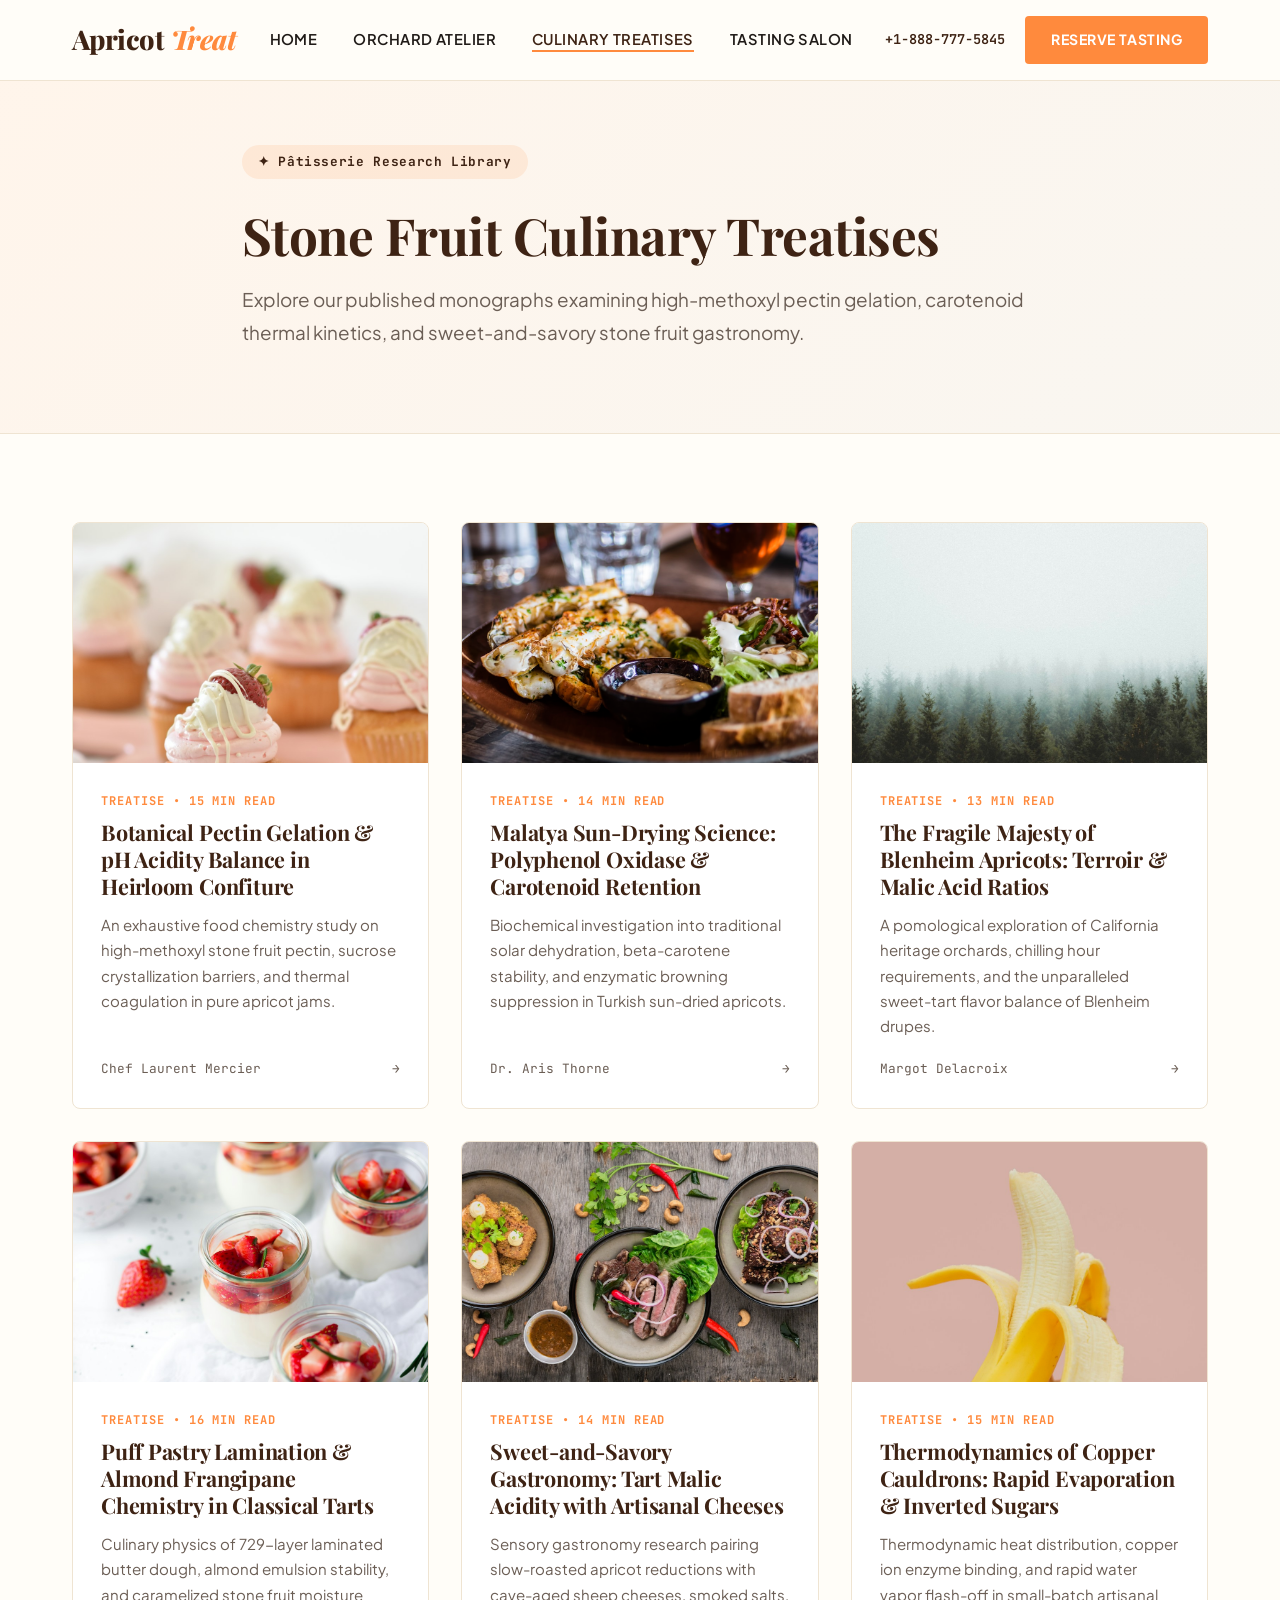
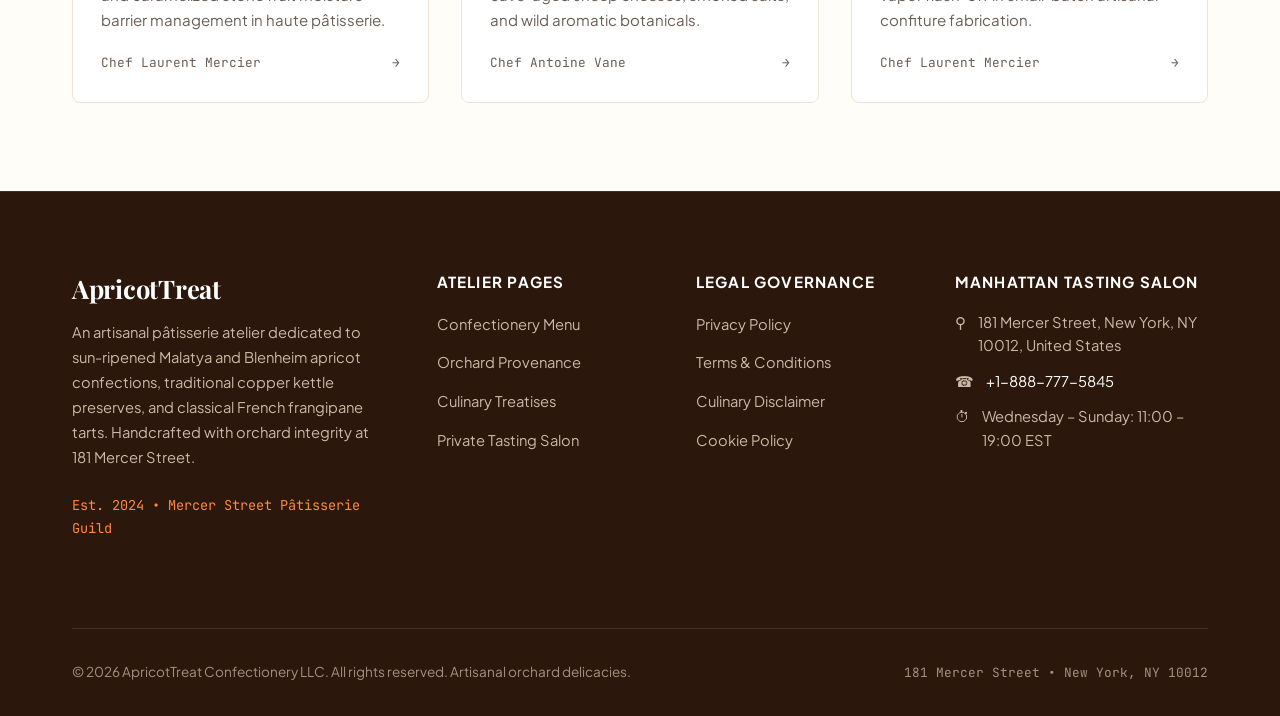
<file: blog/index.html>
<!DOCTYPE html>
<html lang="en">
<head>
  <meta charset="UTF-8">
  <meta name="viewport" content="width=device-width, initial-scale=1.0">
  <title>Culinary Treatises & Stone Fruit Gastronomy | ApricotTreat</title>
  <meta name="description" content="Scholarly food science treatises on apricot pectin chemistry, Turkish Malatya sun-drying, classical French frangipane, and copper cauldron thermodynamics.">
  <link rel="canonical" href="https://apricottreat.com/blog/index.html">

  <!-- Google Analytics Tag -->
  <script async src="https://www.googletagmanager.com/gtag/js?id=G-0LY0HY7L01"></script>
  <script>
    window.dataLayer = window.dataLayer || [];
    function gtag(){dataLayer.push(arguments);}
    gtag('js', new Date());
    gtag('config', 'G-0LY0HY7L01');
  </script>

  <!-- Google Fonts via link tag -->
  <link rel="preconnect" href="https://fonts.googleapis.com">
  <link rel="preconnect" href="https://fonts.gstatic.com" crossorigin>
  <link rel="stylesheet" href="https://fonts.googleapis.com/css2?family=JetBrains+Mono:wght@400;600;700&family=Playfair+Display:ital,wght@0,500;0,700;0,800;1,400;1,700&family=Plus+Jakarta+Sans:wght@400;500;600;700;800&display=swap">

  <link rel="stylesheet" href="../assets/css/style.css">
</head>
<body>
  <header class="site-header">
    <div class="header-container">
      <a href="../index.php" class="brand-logo">
        Apricot<span>Treat</span>
      </a>
      <ul class="nav-links">
        <li><a href="../index.php">Home</a></li>
        <li><a href="../about.html">Orchard Atelier</a></li>
        <li><a href="../blog.html" class="active">Culinary Treatises</a></li>
        <li><a href="../contact.html">Tasting Salon</a></li>
      </ul>
      <div class="header-cta">
        <a href="tel:+18887775845" class="header-phone">+1-888-777-5845</a>
        <a href="../contact.html" class="btn-primary">Reserve Tasting</a>
      </div>
      <button class="mobile-toggle" id="mobile-toggle" aria-label="Toggle Navigation" aria-expanded="false">
        <span></span>
        <span></span>
        <span></span>
      </button>
    </div>
  </header>

  <div class="mobile-drawer" id="mobile-drawer">
    <ul class="mobile-drawer-nav">
      <li><a href="../index.php">Confectionery Home</a></li>
      <li><a href="../about.html">Orchard Heritage</a></li>
      <li><a href="../blog.html">Culinary Treatises</a></li>
      <li><a href="../contact.html">Tasting Salon</a></li>
      <li><a href="../privacy-policy.html">Privacy Policy</a></li>
      <li><a href="../terms-and-conditions.html">Terms of Service</a></li>
    </ul>
    <div style="margin-top: 2.5rem; padding-top: 1.5rem; border-top: 1px solid var(--color-border);">
      <p style="font-family:var(--font-mono);font-size:0.85rem;color:var(--color-primary);margin-bottom:0.5rem;">+1-888-777-5845</p>
      <p style="font-size:0.85rem;color:var(--color-text-muted);">181 Mercer Street, New York, NY 10012, United States</p>
    </div>
  </div>

<section class="hero" style="padding:4rem 0 3rem;">
  <div class="container-narrow">
    <span class="hero-badge">&#10022; Pâtisserie Research Library</span>
    <h1 style="font-family:var(--font-serif);font-size:3.2rem;margin-bottom:1rem;color:var(--color-primary);">Stone Fruit Culinary Treatises</h1>
    <p class="hero-lead">
      Explore our published monographs examining high-methoxyl pectin gelation, carotenoid thermal kinetics, and sweet-and-savory stone fruit gastronomy.
    </p>
  </div>
</section>

<section class="section">
  <div class="container">
    <div class="grid-3">
            <div class="card">
        <div class="card-img">
          <img src="../assets/images/blog_apricot_pectin_preserves_confiture.jpg" alt="Botanical Pectin Gelation & pH Acidity Balance in Heirloom Confiture">
        </div>
        <div class="card-body">
          <span class="card-tag">Treatise &bull; 15 min read</span>
          <h3 class="card-title"><a href="../blog/botanical-pectin-gelation-apricot-confiture.html">Botanical Pectin Gelation & pH Acidity Balance in Heirloom Confiture</a></h3>
          <p class="card-desc">An exhaustive food chemistry study on high-methoxyl stone fruit pectin, sucrose crystallization barriers, and thermal coagulation in pure apricot jams.</p>
          <div style="margin-top:auto;display:flex;justify-content:space-between;align-items:center;font-family:var(--font-mono);font-size:0.8rem;color:var(--color-text-muted);">
            <span>Chef Laurent Mercier</span>
            <span>&rarr;</span>
          </div>
        </div>
      </div>
      <div class="card">
        <div class="card-img">
          <img src="../assets/images/blog_malatya_sun_dried_apricot_history.jpg" alt="Malatya Sun-Drying Science: Polyphenol Oxidase & Carotenoid Retention">
        </div>
        <div class="card-body">
          <span class="card-tag">Treatise &bull; 14 min read</span>
          <h3 class="card-title"><a href="../blog/malatya-sun-dried-apricots-enzymatic-browning.html">Malatya Sun-Drying Science: Polyphenol Oxidase & Carotenoid Retention</a></h3>
          <p class="card-desc">Biochemical investigation into traditional solar dehydration, beta-carotene stability, and enzymatic browning suppression in Turkish sun-dried apricots.</p>
          <div style="margin-top:auto;display:flex;justify-content:space-between;align-items:center;font-family:var(--font-mono);font-size:0.8rem;color:var(--color-text-muted);">
            <span>Dr. Aris Thorne</span>
            <span>&rarr;</span>
          </div>
        </div>
      </div>
      <div class="card">
        <div class="card-img">
          <img src="../assets/images/blog_heirloom_apricot_botany_terroir.jpg" alt="The Fragile Majesty of Blenheim Apricots: Terroir & Malic Acid Ratios">
        </div>
        <div class="card-body">
          <span class="card-tag">Treatise &bull; 13 min read</span>
          <h3 class="card-title"><a href="../blog/blenheim-apricot-terroir-california-valley.html">The Fragile Majesty of Blenheim Apricots: Terroir & Malic Acid Ratios</a></h3>
          <p class="card-desc">A pomological exploration of California heritage orchards, chilling hour requirements, and the unparalleled sweet-tart flavor balance of Blenheim drupes.</p>
          <div style="margin-top:auto;display:flex;justify-content:space-between;align-items:center;font-family:var(--font-mono);font-size:0.8rem;color:var(--color-text-muted);">
            <span>Margot Delacroix</span>
            <span>&rarr;</span>
          </div>
        </div>
      </div>
      <div class="card">
        <div class="card-img">
          <img src="../assets/images/blog_apricot_patisserie_pastry_lamination.jpg" alt="Puff Pastry Lamination & Almond Frangipane Chemistry in Classical Tarts">
        </div>
        <div class="card-body">
          <span class="card-tag">Treatise &bull; 16 min read</span>
          <h3 class="card-title"><a href="../blog/french-frangipane-apricot-tart-lamination.html">Puff Pastry Lamination & Almond Frangipane Chemistry in Classical Tarts</a></h3>
          <p class="card-desc">Culinary physics of 729-layer laminated butter dough, almond emulsion stability, and caramelized stone fruit moisture barrier management in haute pâtisserie.</p>
          <div style="margin-top:auto;display:flex;justify-content:space-between;align-items:center;font-family:var(--font-mono);font-size:0.8rem;color:var(--color-text-muted);">
            <span>Chef Laurent Mercier</span>
            <span>&rarr;</span>
          </div>
        </div>
      </div>
      <div class="card">
        <div class="card-img">
          <img src="../assets/images/blog_apricot_gastronomy_flavor_pairing.jpg" alt="Sweet-and-Savory Gastronomy: Tart Malic Acidity with Artisanal Cheeses">
        </div>
        <div class="card-body">
          <span class="card-tag">Treatise &bull; 14 min read</span>
          <h3 class="card-title"><a href="../blog/sweet-and-savory-apricot-gastronomy-pairings.html">Sweet-and-Savory Gastronomy: Tart Malic Acidity with Artisanal Cheeses</a></h3>
          <p class="card-desc">Sensory gastronomy research pairing slow-roasted apricot reductions with cave-aged sheep cheeses, smoked salts, and wild aromatic botanicals.</p>
          <div style="margin-top:auto;display:flex;justify-content:space-between;align-items:center;font-family:var(--font-mono);font-size:0.8rem;color:var(--color-text-muted);">
            <span>Chef Antoine Vane</span>
            <span>&rarr;</span>
          </div>
        </div>
      </div>
      <div class="card">
        <div class="card-img">
          <img src="../assets/images/about_sunlit_apricot_orchard_harvest.jpg" alt="Thermodynamics of Copper Cauldrons: Rapid Evaporation & Inverted Sugars">
        </div>
        <div class="card-body">
          <span class="card-tag">Treatise &bull; 15 min read</span>
          <h3 class="card-title"><a href="../blog/natural-fruit-preservation-copper-cauldron-boiling.html">Thermodynamics of Copper Cauldrons: Rapid Evaporation & Inverted Sugars</a></h3>
          <p class="card-desc">Thermodynamic heat distribution, copper ion enzyme binding, and rapid water vapor flash-off in small-batch artisanal confiture fabrication.</p>
          <div style="margin-top:auto;display:flex;justify-content:space-between;align-items:center;font-family:var(--font-mono);font-size:0.8rem;color:var(--color-text-muted);">
            <span>Chef Laurent Mercier</span>
            <span>&rarr;</span>
          </div>
        </div>
      </div>

    </div>
  </div>
</section>
  <footer class="site-footer">
    <div class="container">
      <div class="footer-grid">
        <div class="footer-brand">
          <h3>ApricotTreat</h3>
          <p>
            An artisanal pâtisserie atelier dedicated to sun-ripened Malatya and Blenheim apricot confections, traditional copper kettle preserves, and classical French frangipane tarts. Handcrafted with orchard integrity at 181 Mercer Street.
          </p>
          <p style="font-family:var(--font-mono);font-size:0.85rem;color:var(--color-accent);">
            Est. 2024 &bull; Mercer Street Pâtisserie Guild
          </p>
        </div>
        <div class="footer-col">
          <h4>Atelier Pages</h4>
          <ul class="footer-links">
            <li><a href="../index.php">Confectionery Menu</a></li>
            <li><a href="../about.html">Orchard Provenance</a></li>
            <li><a href="../blog.html">Culinary Treatises</a></li>
            <li><a href="../contact.html">Private Tasting Salon</a></li>
          </ul>
        </div>
        <div class="footer-col">
          <h4>Legal Governance</h4>
          <ul class="footer-links">
            <li><a href="../privacy-policy.html">Privacy Policy</a></li>
            <li><a href="../terms-and-conditions.html">Terms &amp; Conditions</a></li>
            <li><a href="../disclaimer.html">Culinary Disclaimer</a></li>
            <li><a href="../cookie-policy.html">Cookie Policy</a></li>
          </ul>
        </div>
        <div class="footer-col">
          <h4>Manhattan Tasting Salon</h4>
          <div class="footer-contact-item">
            <span>&#9906;</span>
            <span>181 Mercer Street, New York, NY 10012, United States</span>
          </div>
          <div class="footer-contact-item">
            <span>&#9742;</span>
            <span><a href="tel:+18887775845" style="color:#FFFFFF;">+1-888-777-5845</a></span>
          </div>
          <div class="footer-contact-item">
            <span>&#9201;</span>
            <span>Wednesday &ndash; Sunday: 11:00 &ndash; 19:00 EST</span>
          </div>
        </div>
      </div>
      <div class="footer-bottom">
        <div>&copy; 2026 ApricotTreat Confectionery LLC. All rights reserved. Artisanal orchard delicacies.</div>
        <div style="font-family:var(--font-mono);font-size:0.8rem;">181 Mercer Street &bull; New York, NY 10012</div>
      </div>
    </div>
  </footer>
  <script src="../assets/js/main.js"></script>
</body>
</html>
</file>
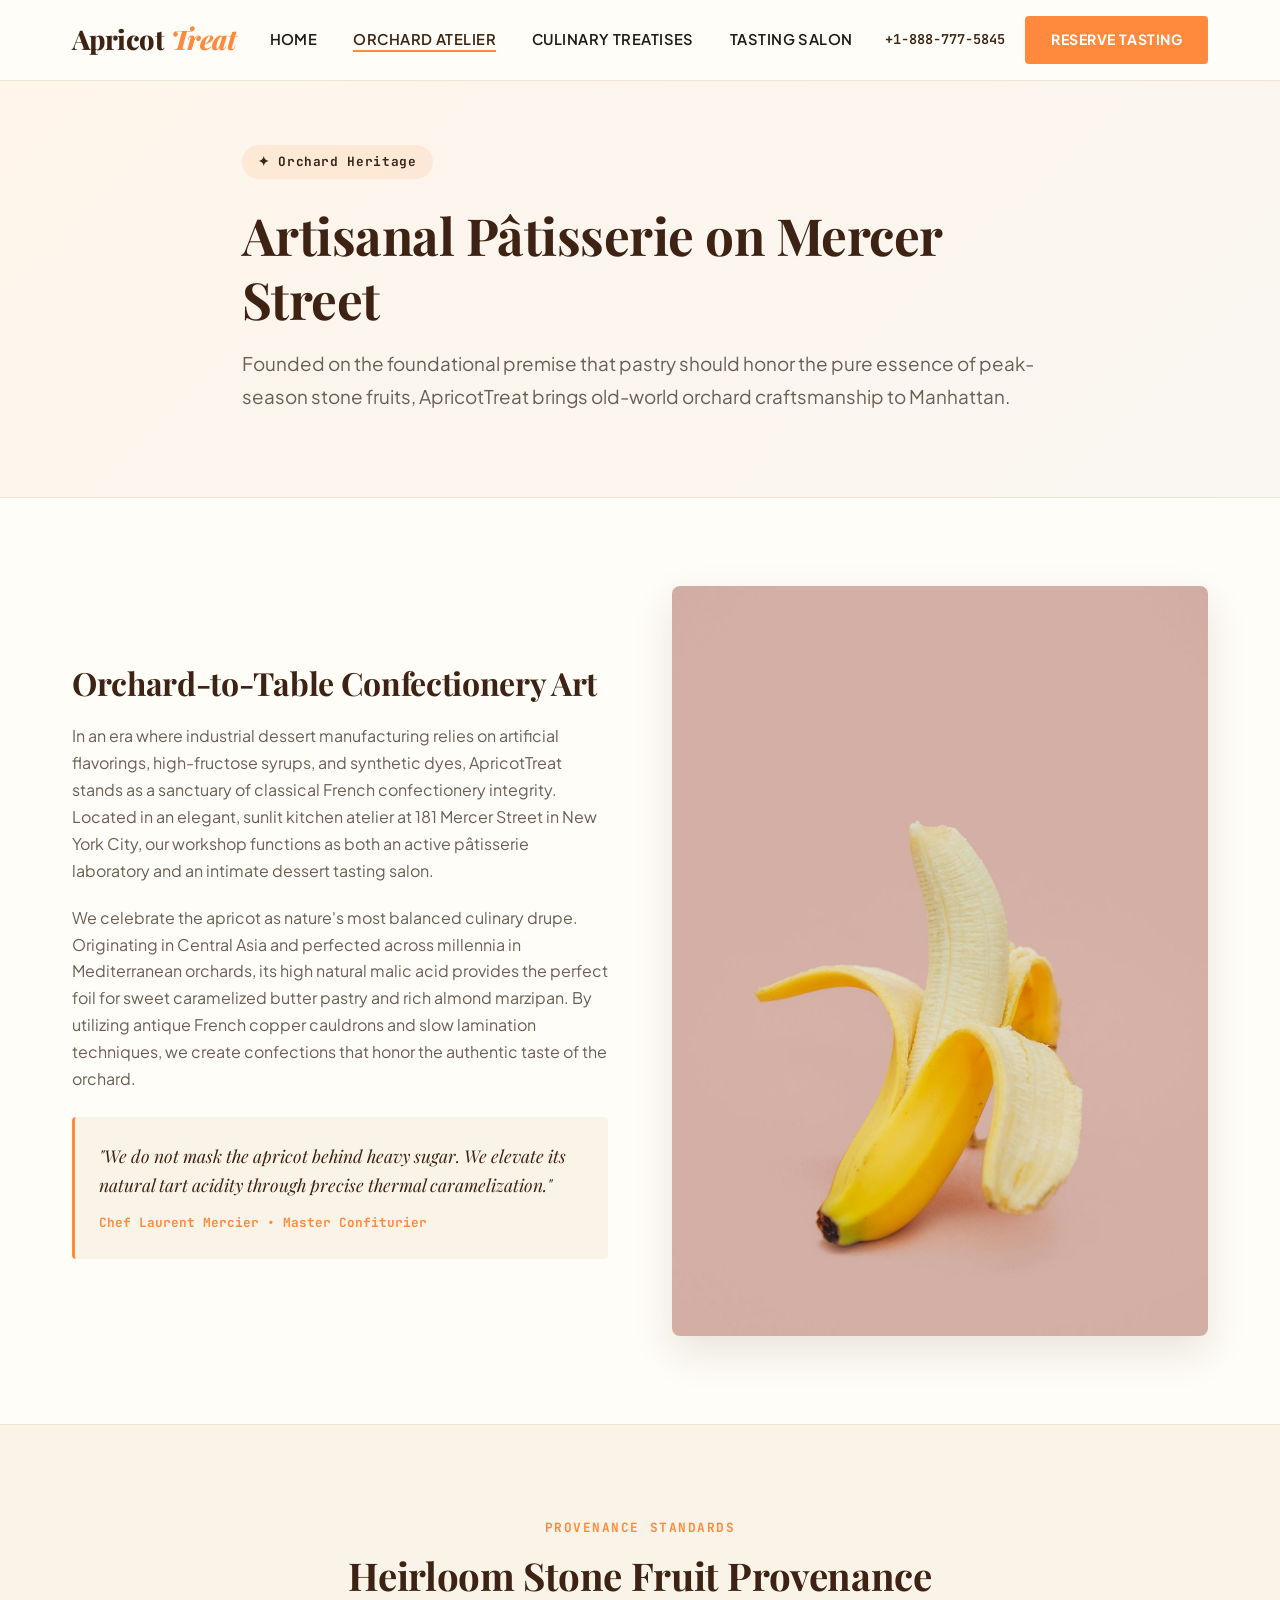
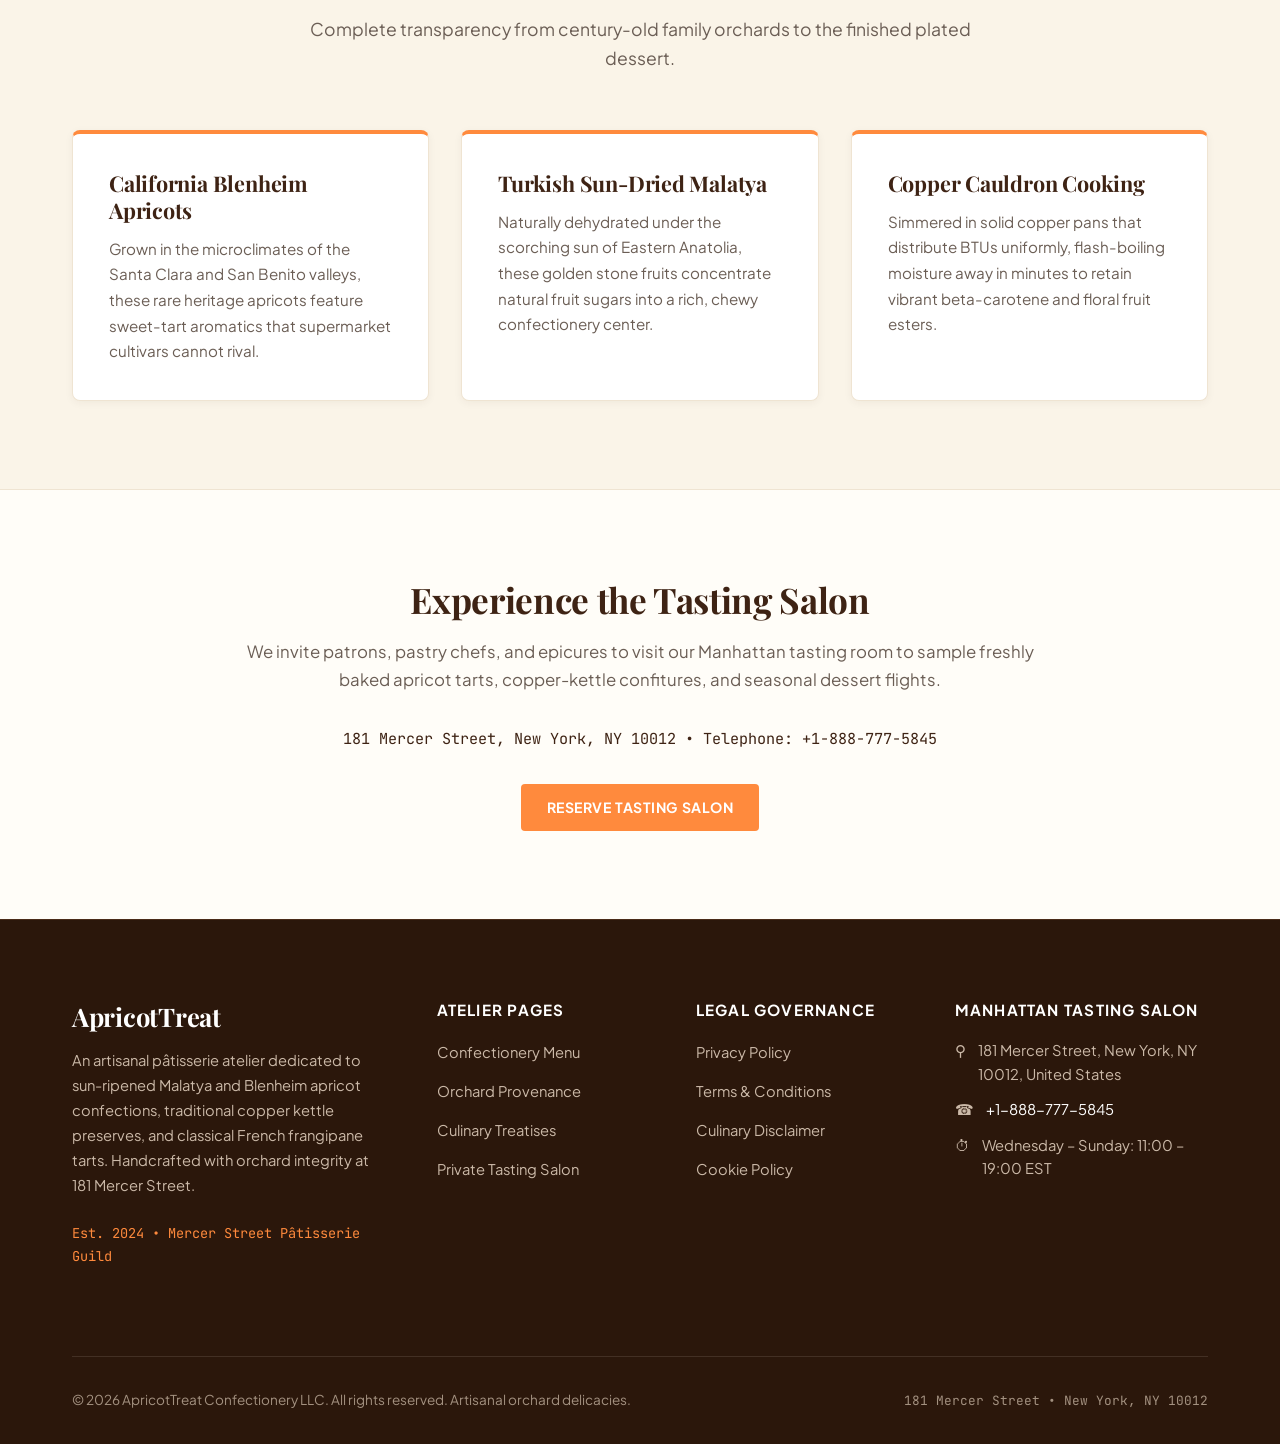
<file: about.html>
<!DOCTYPE html>
<html lang="en">
<head>
  <meta charset="UTF-8">
  <meta name="viewport" content="width=device-width, initial-scale=1.0">
  <title>About the Orchard Pâtisserie Atelier | ApricotTreat</title>
  <meta name="description" content="Discover the history and culinary philosophy of ApricotTreat at 181 Mercer Street, New York. Specializing in heritage Blenheim and Malatya stone fruit pâtisserie.">
  <link rel="canonical" href="https://apricottreat.com/about.html">

  <!-- Google Analytics Tag -->
  <script async src="https://www.googletagmanager.com/gtag/js?id=G-0LY0HY7L01"></script>
  <script>
    window.dataLayer = window.dataLayer || [];
    function gtag(){dataLayer.push(arguments);}
    gtag('js', new Date());
    gtag('config', 'G-0LY0HY7L01');
  </script>

  <!-- Google Fonts via link tag -->
  <link rel="preconnect" href="https://fonts.googleapis.com">
  <link rel="preconnect" href="https://fonts.gstatic.com" crossorigin>
  <link rel="stylesheet" href="https://fonts.googleapis.com/css2?family=JetBrains+Mono:wght@400;600;700&family=Playfair+Display:ital,wght@0,500;0,700;0,800;1,400;1,700&family=Plus+Jakarta+Sans:wght@400;500;600;700;800&display=swap">

  <link rel="stylesheet" href="assets/css/style.css">
</head>
<body>
  <header class="site-header">
    <div class="header-container">
      <a href="index.php" class="brand-logo">
        Apricot<span>Treat</span>
      </a>
      <ul class="nav-links">
        <li><a href="index.php">Home</a></li>
        <li><a href="about.html" class="active">Orchard Atelier</a></li>
        <li><a href="blog.html">Culinary Treatises</a></li>
        <li><a href="contact.html">Tasting Salon</a></li>
      </ul>
      <div class="header-cta">
        <a href="tel:+18887775845" class="header-phone">+1-888-777-5845</a>
        <a href="contact.html" class="btn-primary">Reserve Tasting</a>
      </div>
      <button class="mobile-toggle" id="mobile-toggle" aria-label="Toggle Navigation" aria-expanded="false">
        <span></span>
        <span></span>
        <span></span>
      </button>
    </div>
  </header>

  <div class="mobile-drawer" id="mobile-drawer">
    <ul class="mobile-drawer-nav">
      <li><a href="index.php">Confectionery Home</a></li>
      <li><a href="about.html">Orchard Heritage</a></li>
      <li><a href="blog.html">Culinary Treatises</a></li>
      <li><a href="contact.html">Tasting Salon</a></li>
      <li><a href="privacy-policy.html">Privacy Policy</a></li>
      <li><a href="terms-and-conditions.html">Terms of Service</a></li>
    </ul>
    <div style="margin-top: 2.5rem; padding-top: 1.5rem; border-top: 1px solid var(--color-border);">
      <p style="font-family:var(--font-mono);font-size:0.85rem;color:var(--color-primary);margin-bottom:0.5rem;">+1-888-777-5845</p>
      <p style="font-size:0.85rem;color:var(--color-text-muted);">181 Mercer Street, New York, NY 10012, United States</p>
    </div>
  </div>

<section class="hero" style="padding:4rem 0 3rem;">
  <div class="container-narrow">
    <span class="hero-badge">&#10022; Orchard Heritage</span>
    <h1 style="font-family:var(--font-serif);font-size:3.2rem;margin-bottom:1rem;color:var(--color-primary);">Artisanal Pâtisserie on Mercer Street</h1>
    <p class="hero-lead">
      Founded on the foundational premise that pastry should honor the pure essence of peak-season stone fruits, ApricotTreat brings old-world orchard craftsmanship to Manhattan.
    </p>
  </div>
</section>

<section class="section">
  <div class="container">
    <div class="grid-2" style="align-items:center;gap:4rem;">
      <div>
        <h2 style="font-size:2rem;margin-bottom:1.25rem;">Orchard-to-Table Confectionery Art</h2>
        <p style="margin-bottom:1.25rem;color:var(--color-text-muted);">
          In an era where industrial dessert manufacturing relies on artificial flavorings, high-fructose syrups, and synthetic dyes, ApricotTreat stands as a sanctuary of classical French confectionery integrity. Located in an elegant, sunlit kitchen atelier at 181 Mercer Street in New York City, our workshop functions as both an active pâtisserie laboratory and an intimate dessert tasting salon.
        </p>
        <p style="margin-bottom:1.25rem;color:var(--color-text-muted);">
          We celebrate the apricot as nature's most balanced culinary drupe. Originating in Central Asia and perfected across millennia in Mediterranean orchards, its high natural malic acid provides the perfect foil for sweet caramelized butter pastry and rich almond marzipan. By utilizing antique French copper cauldrons and slow lamination techniques, we create confections that honor the authentic taste of the orchard.
        </p>
        <div style="padding:1.5rem;background:var(--color-surface-subtle);border-left:3px solid var(--color-accent);border-radius:var(--radius-sm);margin-top:1.5rem;">
          <p style="font-family:var(--font-serif);font-style:italic;margin-bottom:0.5rem;color:var(--color-primary);font-size:1.1rem;">
            "We do not mask the apricot behind heavy sugar. We elevate its natural tart acidity through precise thermal caramelization."
          </p>
          <span style="font-family:var(--font-mono);font-size:0.8rem;color:var(--color-accent);font-weight:700;">Chef Laurent Mercier &bull; Master Confiturier</span>
        </div>
      </div>
      <div style="border-radius:var(--radius-md);overflow:hidden;box-shadow:var(--shadow-lg);">
        <img src="assets/images/about_sunlit_apricot_orchard_harvest.jpg" alt="Sunlit apricot orchard harvest">
      </div>
    </div>
  </div>
</section>

<section class="section section-subtle">
  <div class="container">
    <div class="section-header">
      <span class="section-tag">Provenance Standards</span>
      <h2 class="section-title">Heirloom Stone Fruit Provenance</h2>
      <p class="section-lead">
        Complete transparency from century-old family orchards to the finished plated dessert.
      </p>
    </div>
    <div class="grid-3">
      <div class="pillar-card">
        <h3 class="pillar-title">California Blenheim Apricots</h3>
        <p class="pillar-text">
          Grown in the microclimates of the Santa Clara and San Benito valleys, these rare heritage apricots feature sweet-tart aromatics that supermarket cultivars cannot rival.
        </p>
      </div>
      <div class="pillar-card">
        <h3 class="pillar-title">Turkish Sun-Dried Malatya</h3>
        <p class="pillar-text">
          Naturally dehydrated under the scorching sun of Eastern Anatolia, these golden stone fruits concentrate natural fruit sugars into a rich, chewy confectionery center.
        </p>
      </div>
      <div class="pillar-card">
        <h3 class="pillar-title">Copper Cauldron Cooking</h3>
        <p class="pillar-text">
          Simmered in solid copper pans that distribute BTUs uniformly, flash-boiling moisture away in minutes to retain vibrant beta-carotene and floral fruit esters.
        </p>
      </div>
    </div>
  </div>
</section>

<section class="section">
  <div class="container-narrow text-center" style="text-align:center;">
    <h2 style="font-size:2.2rem;margin-bottom:1rem;">Experience the Tasting Salon</h2>
    <p style="color:var(--color-text-muted);margin-bottom:2rem;font-size:1.05rem;">
      We invite patrons, pastry chefs, and epicures to visit our Manhattan tasting room to sample freshly baked apricot tarts, copper-kettle confitures, and seasonal dessert flights.
    </p>
    <p style="font-family:var(--font-mono);font-size:0.95rem;color:var(--color-primary);margin-bottom:2rem;">
      181 Mercer Street, New York, NY 10012 &bull; Telephone: +1-888-777-5845
    </p>
    <a href="contact.html" class="btn-primary">Reserve Tasting Salon</a>
  </div>
</section>
  <footer class="site-footer">
    <div class="container">
      <div class="footer-grid">
        <div class="footer-brand">
          <h3>ApricotTreat</h3>
          <p>
            An artisanal pâtisserie atelier dedicated to sun-ripened Malatya and Blenheim apricot confections, traditional copper kettle preserves, and classical French frangipane tarts. Handcrafted with orchard integrity at 181 Mercer Street.
          </p>
          <p style="font-family:var(--font-mono);font-size:0.85rem;color:var(--color-accent);">
            Est. 2024 &bull; Mercer Street Pâtisserie Guild
          </p>
        </div>
        <div class="footer-col">
          <h4>Atelier Pages</h4>
          <ul class="footer-links">
            <li><a href="index.php">Confectionery Menu</a></li>
            <li><a href="about.html">Orchard Provenance</a></li>
            <li><a href="blog.html">Culinary Treatises</a></li>
            <li><a href="contact.html">Private Tasting Salon</a></li>
          </ul>
        </div>
        <div class="footer-col">
          <h4>Legal Governance</h4>
          <ul class="footer-links">
            <li><a href="privacy-policy.html">Privacy Policy</a></li>
            <li><a href="terms-and-conditions.html">Terms &amp; Conditions</a></li>
            <li><a href="disclaimer.html">Culinary Disclaimer</a></li>
            <li><a href="cookie-policy.html">Cookie Policy</a></li>
          </ul>
        </div>
        <div class="footer-col">
          <h4>Manhattan Tasting Salon</h4>
          <div class="footer-contact-item">
            <span>&#9906;</span>
            <span>181 Mercer Street, New York, NY 10012, United States</span>
          </div>
          <div class="footer-contact-item">
            <span>&#9742;</span>
            <span><a href="tel:+18887775845" style="color:#FFFFFF;">+1-888-777-5845</a></span>
          </div>
          <div class="footer-contact-item">
            <span>&#9201;</span>
            <span>Wednesday &ndash; Sunday: 11:00 &ndash; 19:00 EST</span>
          </div>
        </div>
      </div>
      <div class="footer-bottom">
        <div>&copy; 2026 ApricotTreat Confectionery LLC. All rights reserved. Artisanal orchard delicacies.</div>
        <div style="font-family:var(--font-mono);font-size:0.8rem;">181 Mercer Street &bull; New York, NY 10012</div>
      </div>
    </div>
  </footer>
  <script src="assets/js/main.js"></script>
</body>
</html>
</file>
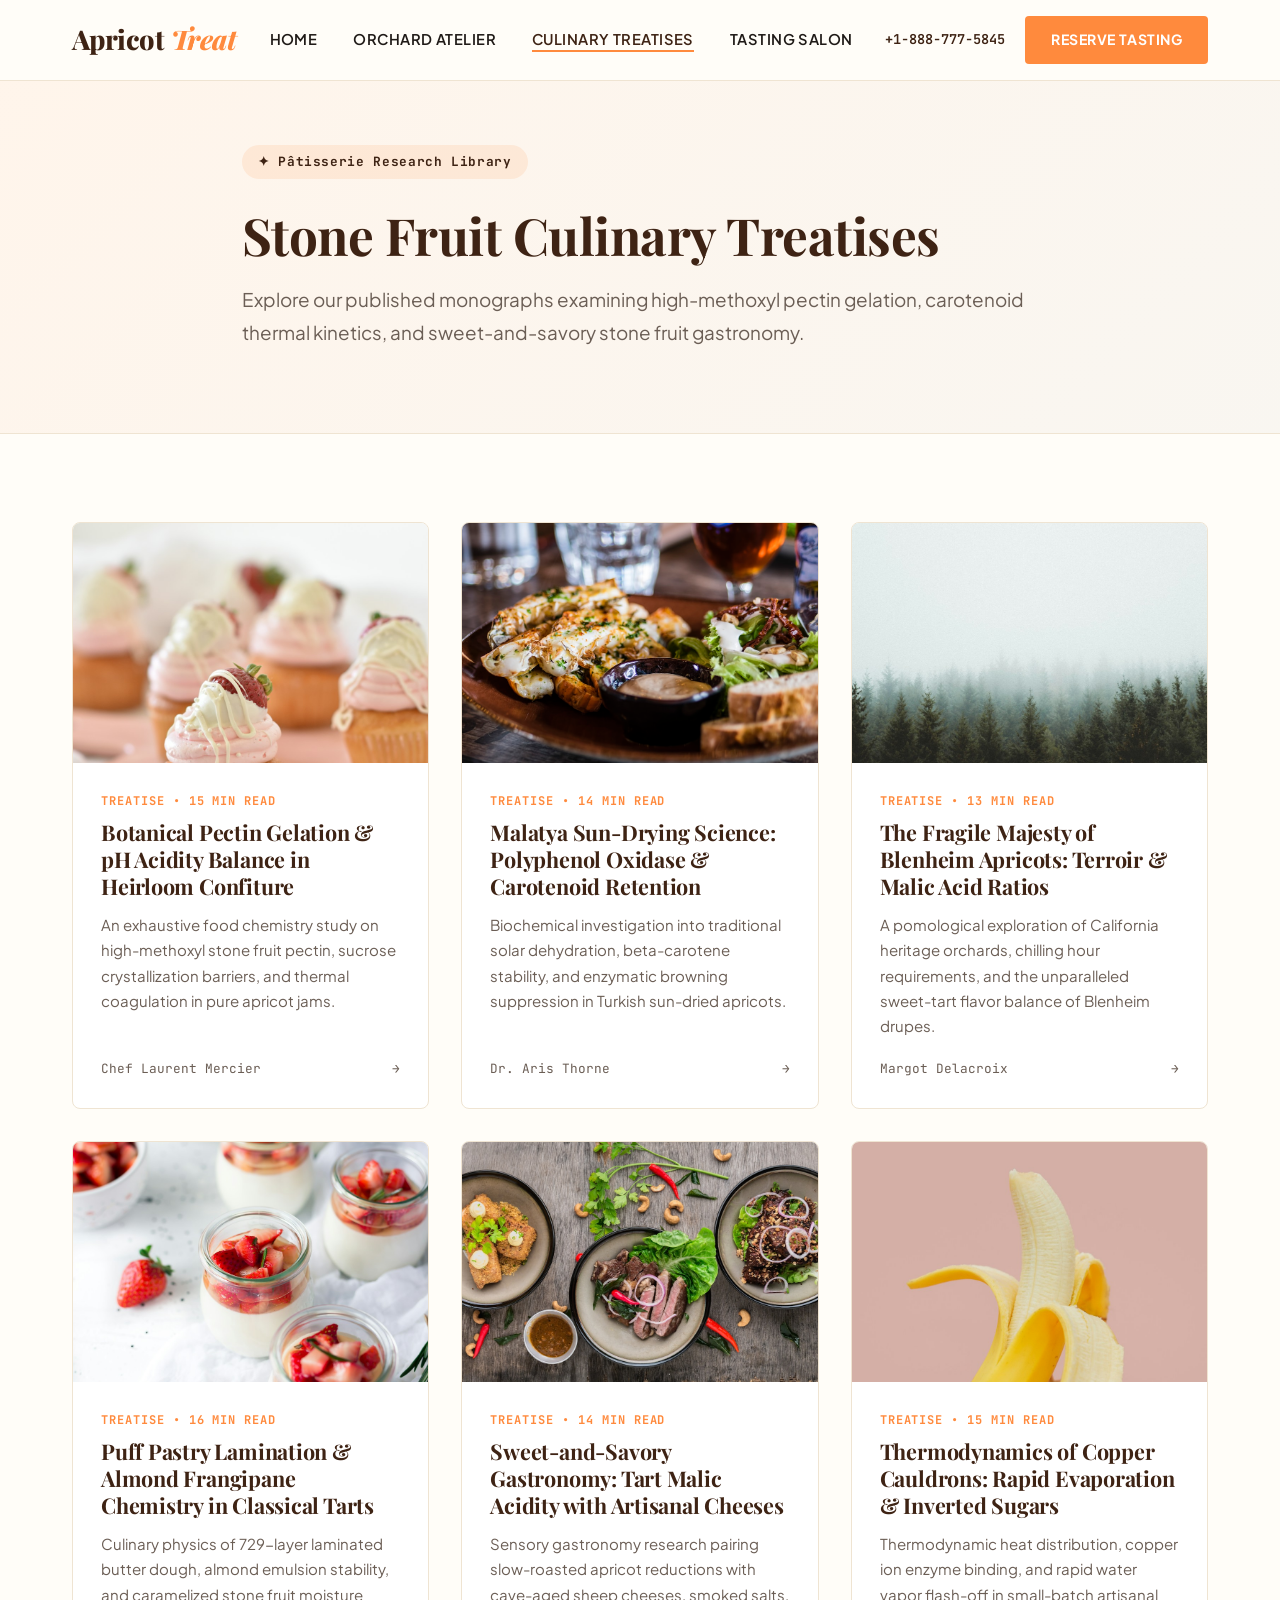
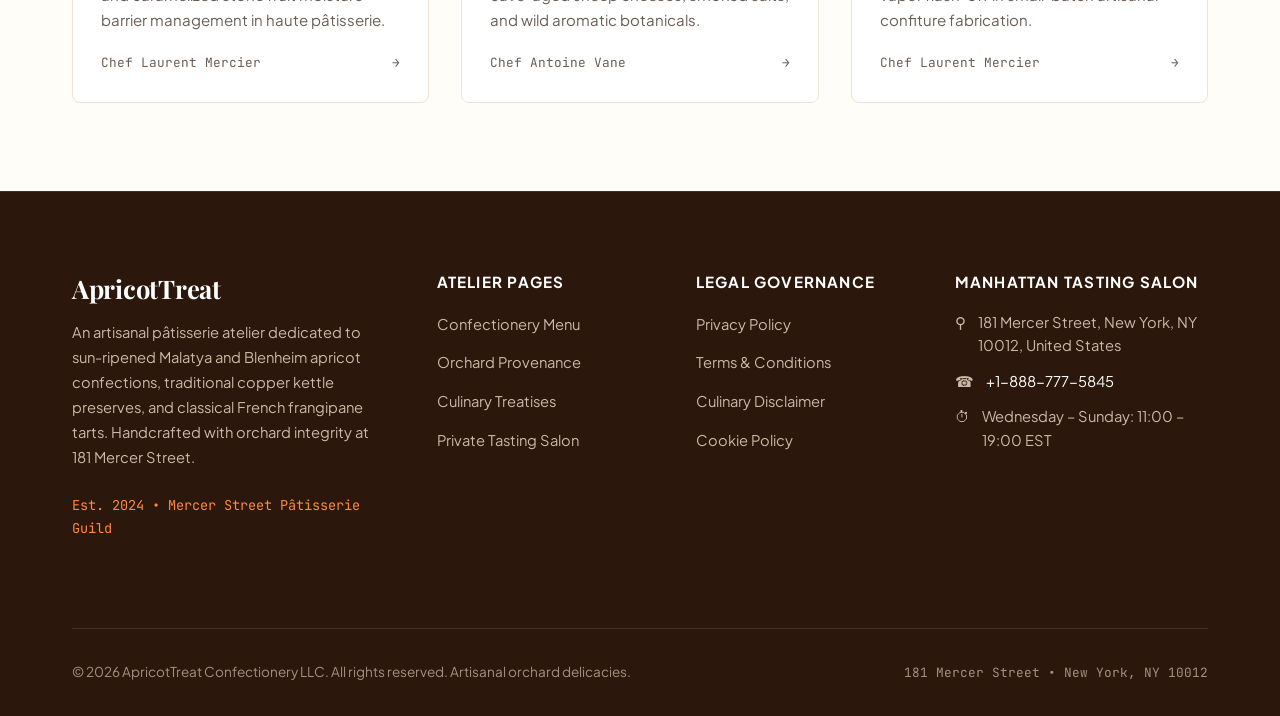
<file: blog.html>
<!DOCTYPE html>
<html lang="en">
<head>
  <meta charset="UTF-8">
  <meta name="viewport" content="width=device-width, initial-scale=1.0">
  <title>Culinary Treatises & Stone Fruit Gastronomy | ApricotTreat</title>
  <meta name="description" content="Scholarly food science treatises on apricot pectin chemistry, Turkish Malatya sun-drying, classical French frangipane, and copper cauldron thermodynamics.">
  <link rel="canonical" href="https://apricottreat.com/blog.html">

  <!-- Google Analytics Tag -->
  <script async src="https://www.googletagmanager.com/gtag/js?id=G-0LY0HY7L01"></script>
  <script>
    window.dataLayer = window.dataLayer || [];
    function gtag(){dataLayer.push(arguments);}
    gtag('js', new Date());
    gtag('config', 'G-0LY0HY7L01');
  </script>

  <!-- Google Fonts via link tag -->
  <link rel="preconnect" href="https://fonts.googleapis.com">
  <link rel="preconnect" href="https://fonts.gstatic.com" crossorigin>
  <link rel="stylesheet" href="https://fonts.googleapis.com/css2?family=JetBrains+Mono:wght@400;600;700&family=Playfair+Display:ital,wght@0,500;0,700;0,800;1,400;1,700&family=Plus+Jakarta+Sans:wght@400;500;600;700;800&display=swap">

  <link rel="stylesheet" href="assets/css/style.css">
</head>
<body>
  <header class="site-header">
    <div class="header-container">
      <a href="index.php" class="brand-logo">
        Apricot<span>Treat</span>
      </a>
      <ul class="nav-links">
        <li><a href="index.php">Home</a></li>
        <li><a href="about.html">Orchard Atelier</a></li>
        <li><a href="blog.html" class="active">Culinary Treatises</a></li>
        <li><a href="contact.html">Tasting Salon</a></li>
      </ul>
      <div class="header-cta">
        <a href="tel:+18887775845" class="header-phone">+1-888-777-5845</a>
        <a href="contact.html" class="btn-primary">Reserve Tasting</a>
      </div>
      <button class="mobile-toggle" id="mobile-toggle" aria-label="Toggle Navigation" aria-expanded="false">
        <span></span>
        <span></span>
        <span></span>
      </button>
    </div>
  </header>

  <div class="mobile-drawer" id="mobile-drawer">
    <ul class="mobile-drawer-nav">
      <li><a href="index.php">Confectionery Home</a></li>
      <li><a href="about.html">Orchard Heritage</a></li>
      <li><a href="blog.html">Culinary Treatises</a></li>
      <li><a href="contact.html">Tasting Salon</a></li>
      <li><a href="privacy-policy.html">Privacy Policy</a></li>
      <li><a href="terms-and-conditions.html">Terms of Service</a></li>
    </ul>
    <div style="margin-top: 2.5rem; padding-top: 1.5rem; border-top: 1px solid var(--color-border);">
      <p style="font-family:var(--font-mono);font-size:0.85rem;color:var(--color-primary);margin-bottom:0.5rem;">+1-888-777-5845</p>
      <p style="font-size:0.85rem;color:var(--color-text-muted);">181 Mercer Street, New York, NY 10012, United States</p>
    </div>
  </div>

<section class="hero" style="padding:4rem 0 3rem;">
  <div class="container-narrow">
    <span class="hero-badge">&#10022; Pâtisserie Research Library</span>
    <h1 style="font-family:var(--font-serif);font-size:3.2rem;margin-bottom:1rem;color:var(--color-primary);">Stone Fruit Culinary Treatises</h1>
    <p class="hero-lead">
      Explore our published monographs examining high-methoxyl pectin gelation, carotenoid thermal kinetics, and sweet-and-savory stone fruit gastronomy.
    </p>
  </div>
</section>

<section class="section">
  <div class="container">
    <div class="grid-3">
            <div class="card">
        <div class="card-img">
          <img src="assets/images/blog_apricot_pectin_preserves_confiture.jpg" alt="Botanical Pectin Gelation & pH Acidity Balance in Heirloom Confiture">
        </div>
        <div class="card-body">
          <span class="card-tag">Treatise &bull; 15 min read</span>
          <h3 class="card-title"><a href="blog/botanical-pectin-gelation-apricot-confiture.html">Botanical Pectin Gelation & pH Acidity Balance in Heirloom Confiture</a></h3>
          <p class="card-desc">An exhaustive food chemistry study on high-methoxyl stone fruit pectin, sucrose crystallization barriers, and thermal coagulation in pure apricot jams.</p>
          <div style="margin-top:auto;display:flex;justify-content:space-between;align-items:center;font-family:var(--font-mono);font-size:0.8rem;color:var(--color-text-muted);">
            <span>Chef Laurent Mercier</span>
            <span>&rarr;</span>
          </div>
        </div>
      </div>
      <div class="card">
        <div class="card-img">
          <img src="assets/images/blog_malatya_sun_dried_apricot_history.jpg" alt="Malatya Sun-Drying Science: Polyphenol Oxidase & Carotenoid Retention">
        </div>
        <div class="card-body">
          <span class="card-tag">Treatise &bull; 14 min read</span>
          <h3 class="card-title"><a href="blog/malatya-sun-dried-apricots-enzymatic-browning.html">Malatya Sun-Drying Science: Polyphenol Oxidase & Carotenoid Retention</a></h3>
          <p class="card-desc">Biochemical investigation into traditional solar dehydration, beta-carotene stability, and enzymatic browning suppression in Turkish sun-dried apricots.</p>
          <div style="margin-top:auto;display:flex;justify-content:space-between;align-items:center;font-family:var(--font-mono);font-size:0.8rem;color:var(--color-text-muted);">
            <span>Dr. Aris Thorne</span>
            <span>&rarr;</span>
          </div>
        </div>
      </div>
      <div class="card">
        <div class="card-img">
          <img src="assets/images/blog_heirloom_apricot_botany_terroir.jpg" alt="The Fragile Majesty of Blenheim Apricots: Terroir & Malic Acid Ratios">
        </div>
        <div class="card-body">
          <span class="card-tag">Treatise &bull; 13 min read</span>
          <h3 class="card-title"><a href="blog/blenheim-apricot-terroir-california-valley.html">The Fragile Majesty of Blenheim Apricots: Terroir & Malic Acid Ratios</a></h3>
          <p class="card-desc">A pomological exploration of California heritage orchards, chilling hour requirements, and the unparalleled sweet-tart flavor balance of Blenheim drupes.</p>
          <div style="margin-top:auto;display:flex;justify-content:space-between;align-items:center;font-family:var(--font-mono);font-size:0.8rem;color:var(--color-text-muted);">
            <span>Margot Delacroix</span>
            <span>&rarr;</span>
          </div>
        </div>
      </div>
      <div class="card">
        <div class="card-img">
          <img src="assets/images/blog_apricot_patisserie_pastry_lamination.jpg" alt="Puff Pastry Lamination & Almond Frangipane Chemistry in Classical Tarts">
        </div>
        <div class="card-body">
          <span class="card-tag">Treatise &bull; 16 min read</span>
          <h3 class="card-title"><a href="blog/french-frangipane-apricot-tart-lamination.html">Puff Pastry Lamination & Almond Frangipane Chemistry in Classical Tarts</a></h3>
          <p class="card-desc">Culinary physics of 729-layer laminated butter dough, almond emulsion stability, and caramelized stone fruit moisture barrier management in haute pâtisserie.</p>
          <div style="margin-top:auto;display:flex;justify-content:space-between;align-items:center;font-family:var(--font-mono);font-size:0.8rem;color:var(--color-text-muted);">
            <span>Chef Laurent Mercier</span>
            <span>&rarr;</span>
          </div>
        </div>
      </div>
      <div class="card">
        <div class="card-img">
          <img src="assets/images/blog_apricot_gastronomy_flavor_pairing.jpg" alt="Sweet-and-Savory Gastronomy: Tart Malic Acidity with Artisanal Cheeses">
        </div>
        <div class="card-body">
          <span class="card-tag">Treatise &bull; 14 min read</span>
          <h3 class="card-title"><a href="blog/sweet-and-savory-apricot-gastronomy-pairings.html">Sweet-and-Savory Gastronomy: Tart Malic Acidity with Artisanal Cheeses</a></h3>
          <p class="card-desc">Sensory gastronomy research pairing slow-roasted apricot reductions with cave-aged sheep cheeses, smoked salts, and wild aromatic botanicals.</p>
          <div style="margin-top:auto;display:flex;justify-content:space-between;align-items:center;font-family:var(--font-mono);font-size:0.8rem;color:var(--color-text-muted);">
            <span>Chef Antoine Vane</span>
            <span>&rarr;</span>
          </div>
        </div>
      </div>
      <div class="card">
        <div class="card-img">
          <img src="assets/images/about_sunlit_apricot_orchard_harvest.jpg" alt="Thermodynamics of Copper Cauldrons: Rapid Evaporation & Inverted Sugars">
        </div>
        <div class="card-body">
          <span class="card-tag">Treatise &bull; 15 min read</span>
          <h3 class="card-title"><a href="blog/natural-fruit-preservation-copper-cauldron-boiling.html">Thermodynamics of Copper Cauldrons: Rapid Evaporation & Inverted Sugars</a></h3>
          <p class="card-desc">Thermodynamic heat distribution, copper ion enzyme binding, and rapid water vapor flash-off in small-batch artisanal confiture fabrication.</p>
          <div style="margin-top:auto;display:flex;justify-content:space-between;align-items:center;font-family:var(--font-mono);font-size:0.8rem;color:var(--color-text-muted);">
            <span>Chef Laurent Mercier</span>
            <span>&rarr;</span>
          </div>
        </div>
      </div>

    </div>
  </div>
</section>
  <footer class="site-footer">
    <div class="container">
      <div class="footer-grid">
        <div class="footer-brand">
          <h3>ApricotTreat</h3>
          <p>
            An artisanal pâtisserie atelier dedicated to sun-ripened Malatya and Blenheim apricot confections, traditional copper kettle preserves, and classical French frangipane tarts. Handcrafted with orchard integrity at 181 Mercer Street.
          </p>
          <p style="font-family:var(--font-mono);font-size:0.85rem;color:var(--color-accent);">
            Est. 2024 &bull; Mercer Street Pâtisserie Guild
          </p>
        </div>
        <div class="footer-col">
          <h4>Atelier Pages</h4>
          <ul class="footer-links">
            <li><a href="index.php">Confectionery Menu</a></li>
            <li><a href="about.html">Orchard Provenance</a></li>
            <li><a href="blog.html">Culinary Treatises</a></li>
            <li><a href="contact.html">Private Tasting Salon</a></li>
          </ul>
        </div>
        <div class="footer-col">
          <h4>Legal Governance</h4>
          <ul class="footer-links">
            <li><a href="privacy-policy.html">Privacy Policy</a></li>
            <li><a href="terms-and-conditions.html">Terms &amp; Conditions</a></li>
            <li><a href="disclaimer.html">Culinary Disclaimer</a></li>
            <li><a href="cookie-policy.html">Cookie Policy</a></li>
          </ul>
        </div>
        <div class="footer-col">
          <h4>Manhattan Tasting Salon</h4>
          <div class="footer-contact-item">
            <span>&#9906;</span>
            <span>181 Mercer Street, New York, NY 10012, United States</span>
          </div>
          <div class="footer-contact-item">
            <span>&#9742;</span>
            <span><a href="tel:+18887775845" style="color:#FFFFFF;">+1-888-777-5845</a></span>
          </div>
          <div class="footer-contact-item">
            <span>&#9201;</span>
            <span>Wednesday &ndash; Sunday: 11:00 &ndash; 19:00 EST</span>
          </div>
        </div>
      </div>
      <div class="footer-bottom">
        <div>&copy; 2026 ApricotTreat Confectionery LLC. All rights reserved. Artisanal orchard delicacies.</div>
        <div style="font-family:var(--font-mono);font-size:0.8rem;">181 Mercer Street &bull; New York, NY 10012</div>
      </div>
    </div>
  </footer>
  <script src="assets/js/main.js"></script>
</body>
</html>
</file>
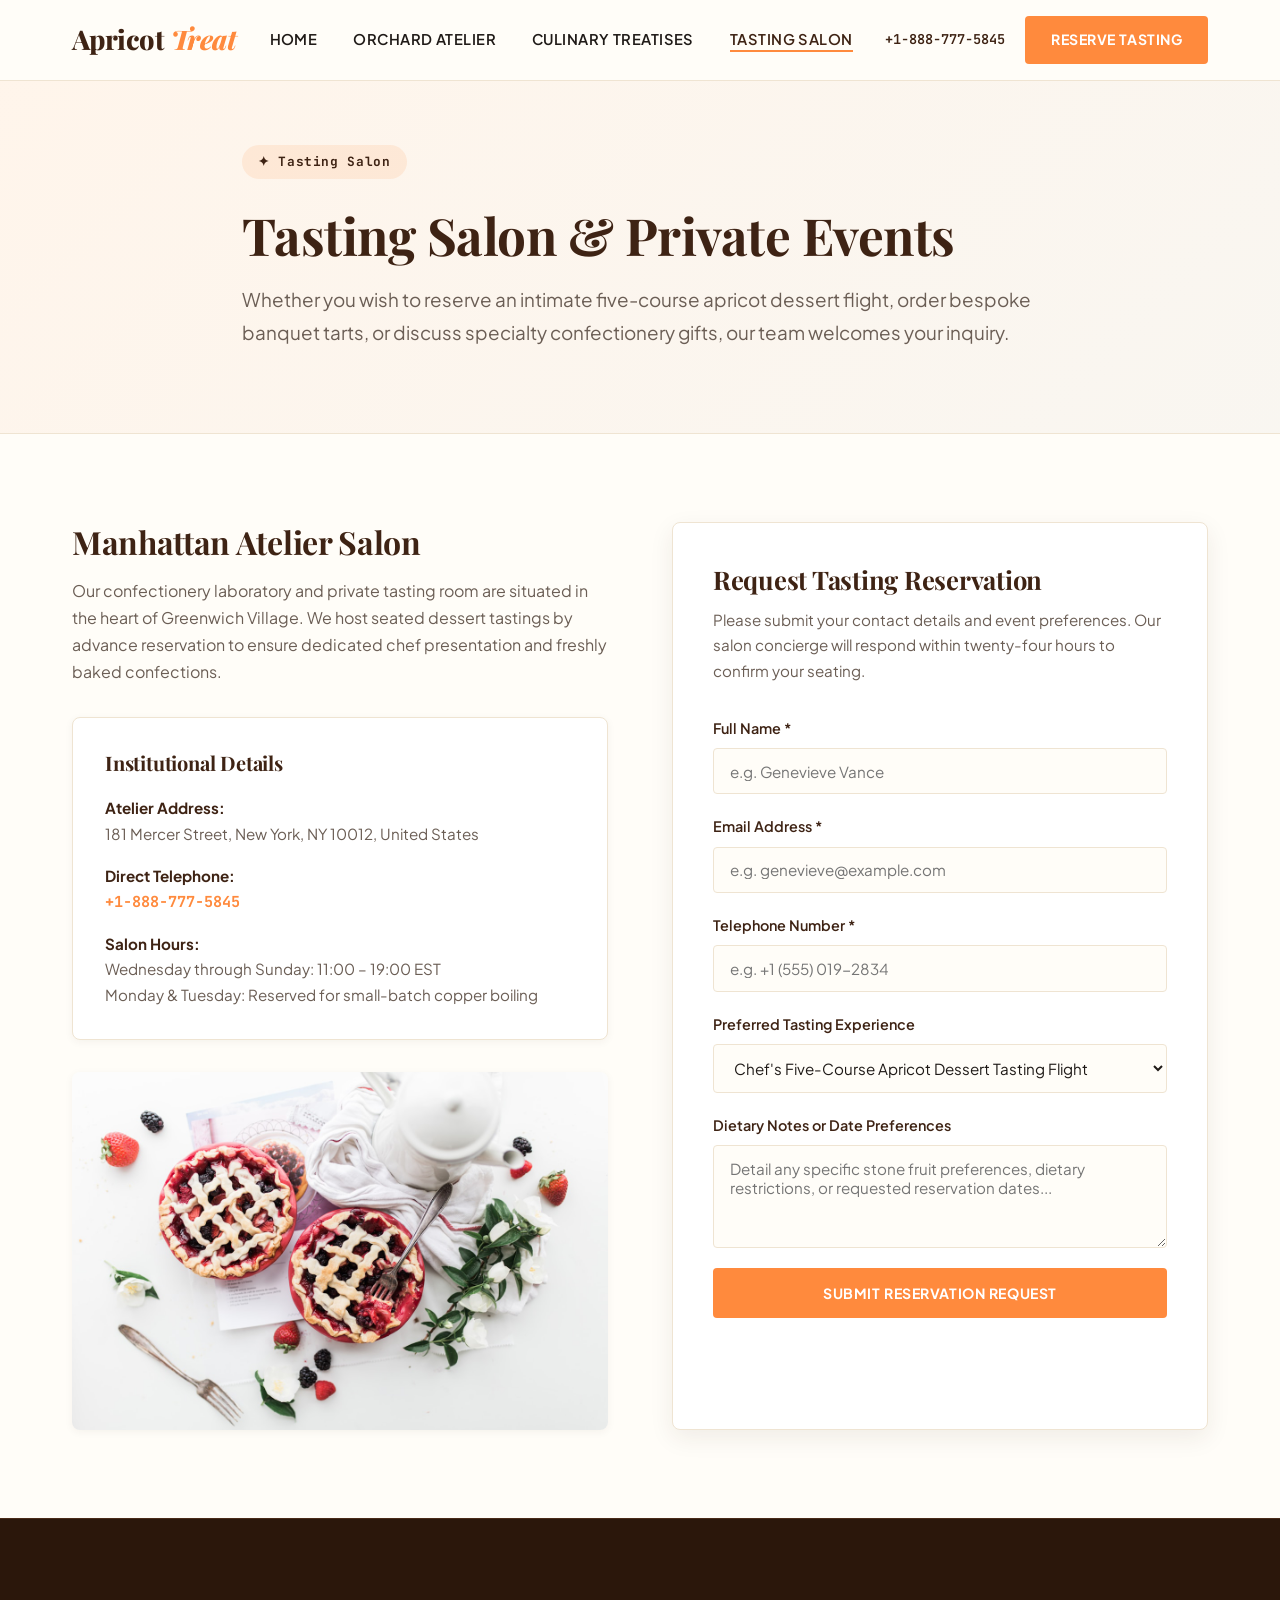
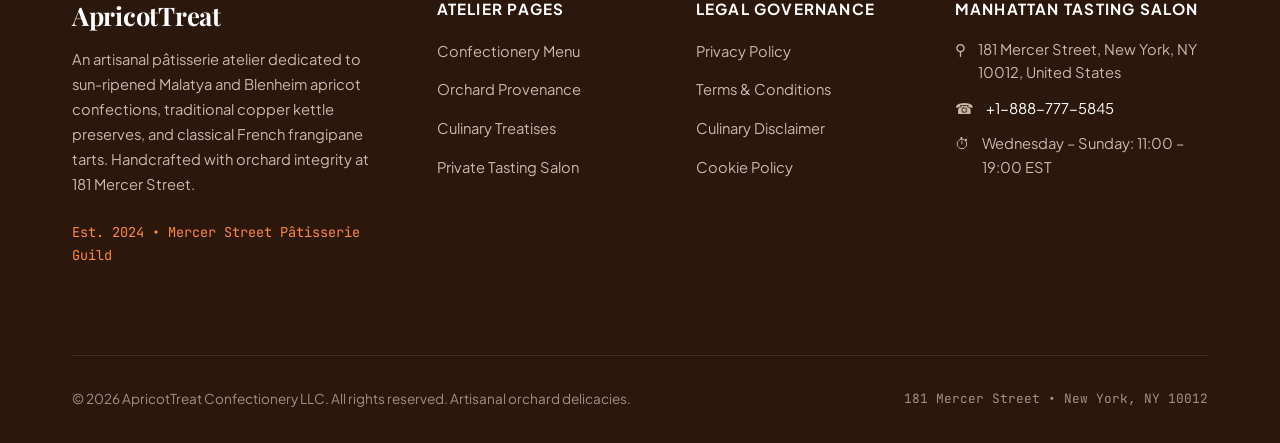
<file: contact.html>
<!DOCTYPE html>
<html lang="en">
<head>
  <meta charset="UTF-8">
  <meta name="viewport" content="width=device-width, initial-scale=1.0">
  <title>Private Tasting Salon & Atelier Inquiries | ApricotTreat</title>
  <meta name="description" content="Reserve an artisanal apricot dessert tasting or catering consultation at ApricotTreat, 181 Mercer Street, New York, NY 10012. Call +1-888-777-5845.">
  <link rel="canonical" href="https://apricottreat.com/contact.html">

  <!-- Google Analytics Tag -->
  <script async src="https://www.googletagmanager.com/gtag/js?id=G-0LY0HY7L01"></script>
  <script>
    window.dataLayer = window.dataLayer || [];
    function gtag(){dataLayer.push(arguments);}
    gtag('js', new Date());
    gtag('config', 'G-0LY0HY7L01');
  </script>

  <!-- Google Fonts via link tag -->
  <link rel="preconnect" href="https://fonts.googleapis.com">
  <link rel="preconnect" href="https://fonts.gstatic.com" crossorigin>
  <link rel="stylesheet" href="https://fonts.googleapis.com/css2?family=JetBrains+Mono:wght@400;600;700&family=Playfair+Display:ital,wght@0,500;0,700;0,800;1,400;1,700&family=Plus+Jakarta+Sans:wght@400;500;600;700;800&display=swap">

  <link rel="stylesheet" href="assets/css/style.css">
</head>
<body>
  <header class="site-header">
    <div class="header-container">
      <a href="index.php" class="brand-logo">
        Apricot<span>Treat</span>
      </a>
      <ul class="nav-links">
        <li><a href="index.php">Home</a></li>
        <li><a href="about.html">Orchard Atelier</a></li>
        <li><a href="blog.html">Culinary Treatises</a></li>
        <li><a href="contact.html" class="active">Tasting Salon</a></li>
      </ul>
      <div class="header-cta">
        <a href="tel:+18887775845" class="header-phone">+1-888-777-5845</a>
        <a href="contact.html" class="btn-primary">Reserve Tasting</a>
      </div>
      <button class="mobile-toggle" id="mobile-toggle" aria-label="Toggle Navigation" aria-expanded="false">
        <span></span>
        <span></span>
        <span></span>
      </button>
    </div>
  </header>

  <div class="mobile-drawer" id="mobile-drawer">
    <ul class="mobile-drawer-nav">
      <li><a href="index.php">Confectionery Home</a></li>
      <li><a href="about.html">Orchard Heritage</a></li>
      <li><a href="blog.html">Culinary Treatises</a></li>
      <li><a href="contact.html">Tasting Salon</a></li>
      <li><a href="privacy-policy.html">Privacy Policy</a></li>
      <li><a href="terms-and-conditions.html">Terms of Service</a></li>
    </ul>
    <div style="margin-top: 2.5rem; padding-top: 1.5rem; border-top: 1px solid var(--color-border);">
      <p style="font-family:var(--font-mono);font-size:0.85rem;color:var(--color-primary);margin-bottom:0.5rem;">+1-888-777-5845</p>
      <p style="font-size:0.85rem;color:var(--color-text-muted);">181 Mercer Street, New York, NY 10012, United States</p>
    </div>
  </div>

<section class="hero" style="padding:4rem 0 3rem;">
  <div class="container-narrow">
    <span class="hero-badge">&#10022; Tasting Salon</span>
    <h1 style="font-family:var(--font-serif);font-size:3.2rem;margin-bottom:1rem;color:var(--color-primary);">Tasting Salon &amp; Private Events</h1>
    <p class="hero-lead">
      Whether you wish to reserve an intimate five-course apricot dessert flight, order bespoke banquet tarts, or discuss specialty confectionery gifts, our team welcomes your inquiry.
    </p>
  </div>
</section>

<section class="section">
  <div class="container">
    <div class="grid-2" style="gap:4rem;">
      <div>
        <h2 style="font-size:2rem;margin-bottom:1rem;">Manhattan Atelier Salon</h2>
        <p style="color:var(--color-text-muted);margin-bottom:2rem;">
          Our confectionery laboratory and private tasting room are situated in the heart of Greenwich Village. We host seated dessert tastings by advance reservation to ensure dedicated chef presentation and freshly baked confections.
        </p>

        <div style="background:var(--color-surface);border:1px solid var(--color-border);border-radius:var(--radius-md);padding:2rem;margin-bottom:2rem;box-shadow:var(--shadow-sm);">
          <h3 style="font-size:1.25rem;margin-bottom:1.25rem;color:var(--color-primary);">Institutional Details</h3>
          <div style="display:flex;flex-direction:column;gap:1rem;font-size:0.95rem;">
            <div>
              <strong style="color:var(--color-primary);">Atelier Address:</strong><br>
              <span style="color:var(--color-text-muted);">181 Mercer Street, New York, NY 10012, United States</span>
            </div>
            <div>
              <strong style="color:var(--color-primary);">Direct Telephone:</strong><br>
              <a href="tel:+18887775845" style="color:var(--color-accent);font-family:var(--font-mono);font-weight:700;">+1-888-777-5845</a>
            </div>
            <div>
              <strong style="color:var(--color-primary);">Salon Hours:</strong><br>
              <span style="color:var(--color-text-muted);">Wednesday through Sunday: 11:00 &ndash; 19:00 EST<br>Monday &amp; Tuesday: Reserved for small-batch copper boiling</span>
            </div>
          </div>
        </div>

        <div style="border-radius:var(--radius-md);overflow:hidden;box-shadow:var(--shadow-sm);">
          <img src="assets/images/lookbook_apricot_patisserie_presentation.jpg" alt="Apricot pastry tasting table presentation">
        </div>
      </div>

      <div style="background:var(--color-surface);border:1px solid var(--color-border);border-radius:var(--radius-md);padding:2.5rem;box-shadow:var(--shadow-md);">
        <h3 style="font-size:1.6rem;margin-bottom:0.75rem;color:var(--color-primary);">Request Tasting Reservation</h3>
        <p style="font-size:0.95rem;color:var(--color-text-muted);margin-bottom:2rem;">
          Please submit your contact details and event preferences. Our salon concierge will respond within twenty-four hours to confirm your seating.
        </p>
        <form id="salon-reservation-form" style="display:flex;flex-direction:column;gap:1.25rem;">
          <div class="form-group">
            <label class="form-label" for="contact-name">Full Name *</label>
            <input type="text" id="contact-name" class="form-input" placeholder="e.g. Genevieve Vance" required>
          </div>
          <div class="form-group">
            <label class="form-label" for="contact-email">Email Address *</label>
            <input type="email" id="contact-email" class="form-input" placeholder="e.g. genevieve@example.com" required>
          </div>
          <div class="form-group">
            <label class="form-label" for="contact-phone">Telephone Number *</label>
            <input type="tel" id="contact-phone" class="form-input" placeholder="e.g. +1 (555) 019-2834" required>
          </div>
          <div class="form-group">
            <label class="form-label" for="contact-experience">Preferred Tasting Experience</label>
            <select id="contact-experience" class="form-select">
              <option value="flight">Chef's Five-Course Apricot Dessert Tasting Flight</option>
              <option value="banquet">Bespoke Pâtisserie Catering &amp; Event Tart Table</option>
              <option value="confiture">Private Copper Kettle Confiture Masterclass</option>
              <option value="corporate">Artisanal Corporate Confection Gift Boxes</option>
            </select>
          </div>
          <div class="form-group">
            <label class="form-label" for="contact-notes">Dietary Notes or Date Preferences</label>
            <textarea id="contact-notes" class="form-textarea" rows="4" placeholder="Detail any specific stone fruit preferences, dietary restrictions, or requested reservation dates..."></textarea>
          </div>
          <button type="submit" class="btn-primary" style="width:100%;padding:1rem;">Submit Reservation Request</button>
          <div id="form-feedback" style="display:none;padding:1rem;background:var(--color-surface-subtle);border-radius:var(--radius-sm);font-size:0.9rem;border:1px solid var(--color-border);margin-top:0.5rem;"></div>
        </form>
      </div>
    </div>
  </div>
</section>
  <footer class="site-footer">
    <div class="container">
      <div class="footer-grid">
        <div class="footer-brand">
          <h3>ApricotTreat</h3>
          <p>
            An artisanal pâtisserie atelier dedicated to sun-ripened Malatya and Blenheim apricot confections, traditional copper kettle preserves, and classical French frangipane tarts. Handcrafted with orchard integrity at 181 Mercer Street.
          </p>
          <p style="font-family:var(--font-mono);font-size:0.85rem;color:var(--color-accent);">
            Est. 2024 &bull; Mercer Street Pâtisserie Guild
          </p>
        </div>
        <div class="footer-col">
          <h4>Atelier Pages</h4>
          <ul class="footer-links">
            <li><a href="index.php">Confectionery Menu</a></li>
            <li><a href="about.html">Orchard Provenance</a></li>
            <li><a href="blog.html">Culinary Treatises</a></li>
            <li><a href="contact.html">Private Tasting Salon</a></li>
          </ul>
        </div>
        <div class="footer-col">
          <h4>Legal Governance</h4>
          <ul class="footer-links">
            <li><a href="privacy-policy.html">Privacy Policy</a></li>
            <li><a href="terms-and-conditions.html">Terms &amp; Conditions</a></li>
            <li><a href="disclaimer.html">Culinary Disclaimer</a></li>
            <li><a href="cookie-policy.html">Cookie Policy</a></li>
          </ul>
        </div>
        <div class="footer-col">
          <h4>Manhattan Tasting Salon</h4>
          <div class="footer-contact-item">
            <span>&#9906;</span>
            <span>181 Mercer Street, New York, NY 10012, United States</span>
          </div>
          <div class="footer-contact-item">
            <span>&#9742;</span>
            <span><a href="tel:+18887775845" style="color:#FFFFFF;">+1-888-777-5845</a></span>
          </div>
          <div class="footer-contact-item">
            <span>&#9201;</span>
            <span>Wednesday &ndash; Sunday: 11:00 &ndash; 19:00 EST</span>
          </div>
        </div>
      </div>
      <div class="footer-bottom">
        <div>&copy; 2026 ApricotTreat Confectionery LLC. All rights reserved. Artisanal orchard delicacies.</div>
        <div style="font-family:var(--font-mono);font-size:0.8rem;">181 Mercer Street &bull; New York, NY 10012</div>
      </div>
    </div>
  </footer>
  <script src="assets/js/main.js"></script>
</body>
</html>
</file>
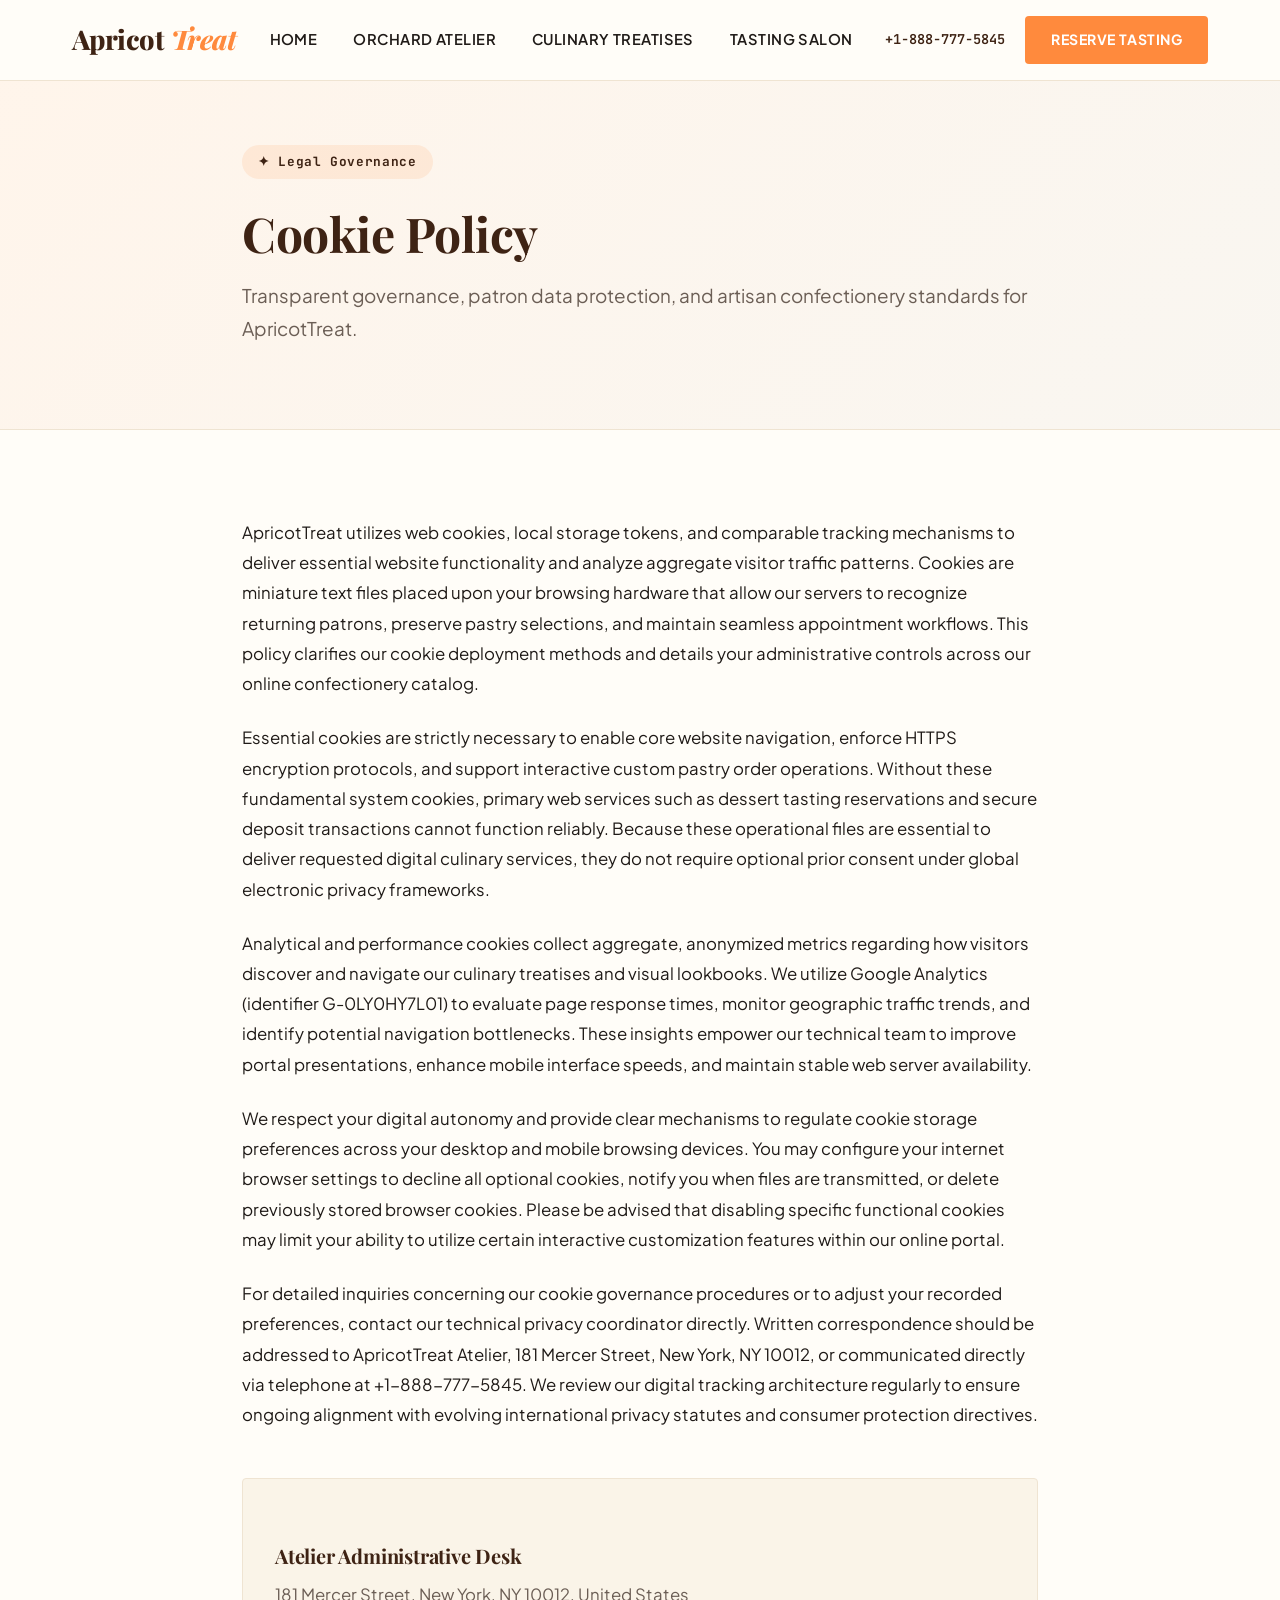
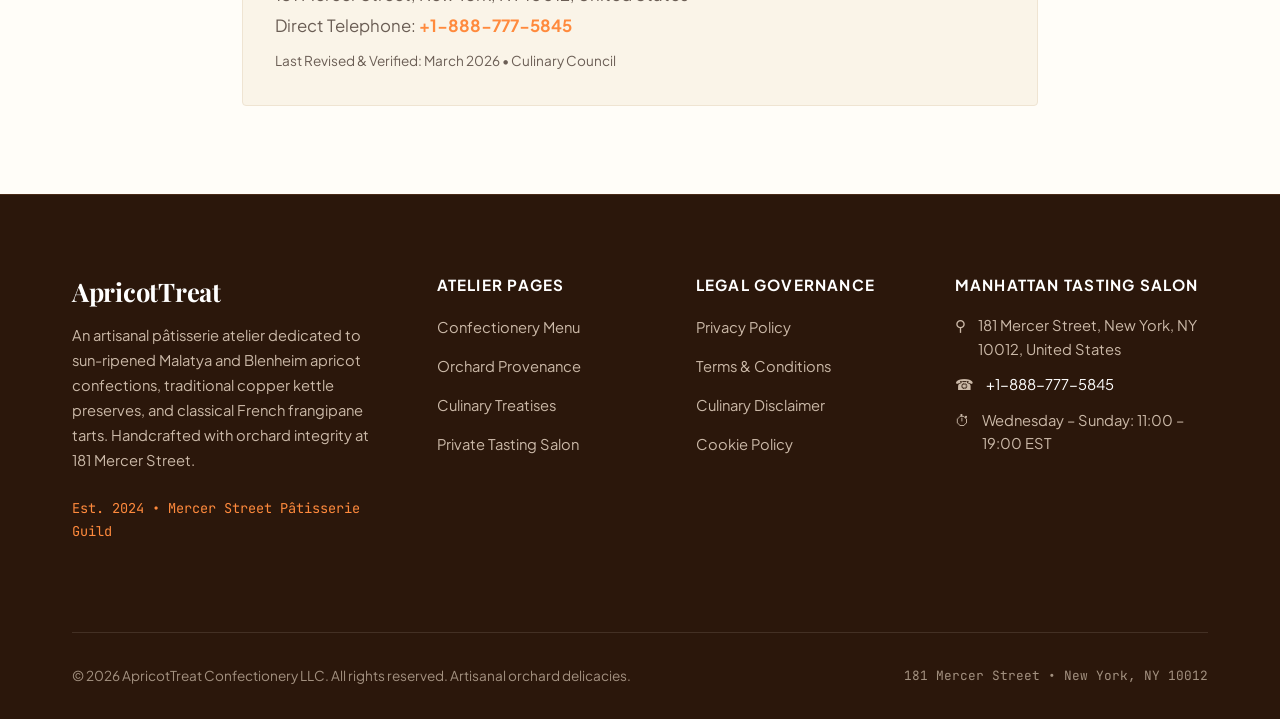
<file: cookie-policy.html>
<!DOCTYPE html>
<html lang="en">
<head>
  <meta charset="UTF-8">
  <meta name="viewport" content="width=device-width, initial-scale=1.0">
  <title>Cookie Policy & Digital Telemetry Controls | ApricotTreat</title>
  <meta name="description" content="Detailed explanation of cookie utilization, analytical tracking, and patron controls at ApricotTreat.">
  <link rel="canonical" href="https://apricottreat.com/cookie-policy.html">

  <!-- Google Analytics Tag -->
  <script async src="https://www.googletagmanager.com/gtag/js?id=G-0LY0HY7L01"></script>
  <script>
    window.dataLayer = window.dataLayer || [];
    function gtag(){dataLayer.push(arguments);}
    gtag('js', new Date());
    gtag('config', 'G-0LY0HY7L01');
  </script>

  <!-- Google Fonts via link tag -->
  <link rel="preconnect" href="https://fonts.googleapis.com">
  <link rel="preconnect" href="https://fonts.gstatic.com" crossorigin>
  <link rel="stylesheet" href="https://fonts.googleapis.com/css2?family=JetBrains+Mono:wght@400;600;700&family=Playfair+Display:ital,wght@0,500;0,700;0,800;1,400;1,700&family=Plus+Jakarta+Sans:wght@400;500;600;700;800&display=swap">

  <link rel="stylesheet" href="assets/css/style.css">
</head>
<body>
  <header class="site-header">
    <div class="header-container">
      <a href="index.php" class="brand-logo">
        Apricot<span>Treat</span>
      </a>
      <ul class="nav-links">
        <li><a href="index.php">Home</a></li>
        <li><a href="about.html">Orchard Atelier</a></li>
        <li><a href="blog.html">Culinary Treatises</a></li>
        <li><a href="contact.html">Tasting Salon</a></li>
      </ul>
      <div class="header-cta">
        <a href="tel:+18887775845" class="header-phone">+1-888-777-5845</a>
        <a href="contact.html" class="btn-primary">Reserve Tasting</a>
      </div>
      <button class="mobile-toggle" id="mobile-toggle" aria-label="Toggle Navigation" aria-expanded="false">
        <span></span>
        <span></span>
        <span></span>
      </button>
    </div>
  </header>

  <div class="mobile-drawer" id="mobile-drawer">
    <ul class="mobile-drawer-nav">
      <li><a href="index.php">Confectionery Home</a></li>
      <li><a href="about.html">Orchard Heritage</a></li>
      <li><a href="blog.html">Culinary Treatises</a></li>
      <li><a href="contact.html">Tasting Salon</a></li>
      <li><a href="privacy-policy.html">Privacy Policy</a></li>
      <li><a href="terms-and-conditions.html">Terms of Service</a></li>
    </ul>
    <div style="margin-top: 2.5rem; padding-top: 1.5rem; border-top: 1px solid var(--color-border);">
      <p style="font-family:var(--font-mono);font-size:0.85rem;color:var(--color-primary);margin-bottom:0.5rem;">+1-888-777-5845</p>
      <p style="font-size:0.85rem;color:var(--color-text-muted);">181 Mercer Street, New York, NY 10012, United States</p>
    </div>
  </div>

<section class="hero" style="padding:4rem 0 3rem;">
  <div class="container-narrow">
    <span class="hero-badge">&#10022; Legal Governance</span>
    <h1 style="font-family:var(--font-serif);font-size:3rem;margin-bottom:1rem;color:var(--color-primary);">Cookie Policy</h1>
    <p class="hero-lead">
      Transparent governance, patron data protection, and artisan confectionery standards for ApricotTreat.
    </p>
  </div>
</section>

<section class="section">
  <div class="container-narrow article-content">
    <p>
      ApricotTreat utilizes web cookies, local storage tokens, and comparable tracking
      mechanisms to deliver essential website functionality and analyze aggregate visitor
      traffic patterns. Cookies are miniature text files placed upon your browsing hardware that
      allow our servers to recognize returning patrons, preserve pastry selections, and maintain
      seamless appointment workflows. This policy clarifies our cookie deployment methods and
      details your administrative controls across our online confectionery catalog.
    </p>

    <p>
      Essential cookies are strictly necessary to enable core website navigation, enforce HTTPS
      encryption protocols, and support interactive custom pastry order operations. Without
      these fundamental system cookies, primary web services such as dessert tasting
      reservations and secure deposit transactions cannot function reliably. Because these
      operational files are essential to deliver requested digital culinary services, they do
      not require optional prior consent under global electronic privacy frameworks.
    </p>

    <p>
      Analytical and performance cookies collect aggregate, anonymized metrics regarding how
      visitors discover and navigate our culinary treatises and visual lookbooks. We utilize
      Google Analytics (identifier G-0LY0HY7L01) to evaluate page response times, monitor
      geographic traffic trends, and identify potential navigation bottlenecks. These insights
      empower our technical team to improve portal presentations, enhance mobile interface
      speeds, and maintain stable web server availability.
    </p>

    <p>
      We respect your digital autonomy and provide clear mechanisms to regulate cookie storage
      preferences across your desktop and mobile browsing devices. You may configure your
      internet browser settings to decline all optional cookies, notify you when files are
      transmitted, or delete previously stored browser cookies. Please be advised that disabling
      specific functional cookies may limit your ability to utilize certain interactive
      customization features within our online portal.
    </p>

    <p>
      For detailed inquiries concerning our cookie governance procedures or to adjust your
      recorded preferences, contact our technical privacy coordinator directly. Written
      correspondence should be addressed to ApricotTreat Atelier, 181 Mercer Street, New York,
      NY 10012, or communicated directly via telephone at +1-888-777-5845. We review our digital
      tracking architecture regularly to ensure ongoing alignment with evolving international
      privacy statutes and consumer protection directives.
    </p>

    <div style="margin-top:3rem;padding:2rem;background:var(--color-surface-subtle);border-radius:var(--radius-sm);border:1px solid var(--color-border);">
      <h3 style="font-size:1.25rem;margin-bottom:0.75rem;color:var(--color-primary);">Atelier Administrative Desk</h3>
      <p style="margin-bottom:0.5rem;color:var(--color-text-muted);">
        181 Mercer Street, New York, NY 10012, United States<br>
        Direct Telephone: <a href="tel:+18887775845" style="color:var(--color-accent);font-weight:700;">+1-888-777-5845</a>
      </p>
      <p style="font-size:0.85rem;color:var(--color-text-muted);margin:0;">Last Revised &amp; Verified: March 2026 &bull; Culinary Council</p>
    </div>
  </div>
</section>
  <footer class="site-footer">
    <div class="container">
      <div class="footer-grid">
        <div class="footer-brand">
          <h3>ApricotTreat</h3>
          <p>
            An artisanal pâtisserie atelier dedicated to sun-ripened Malatya and Blenheim apricot confections, traditional copper kettle preserves, and classical French frangipane tarts. Handcrafted with orchard integrity at 181 Mercer Street.
          </p>
          <p style="font-family:var(--font-mono);font-size:0.85rem;color:var(--color-accent);">
            Est. 2024 &bull; Mercer Street Pâtisserie Guild
          </p>
        </div>
        <div class="footer-col">
          <h4>Atelier Pages</h4>
          <ul class="footer-links">
            <li><a href="index.php">Confectionery Menu</a></li>
            <li><a href="about.html">Orchard Provenance</a></li>
            <li><a href="blog.html">Culinary Treatises</a></li>
            <li><a href="contact.html">Private Tasting Salon</a></li>
          </ul>
        </div>
        <div class="footer-col">
          <h4>Legal Governance</h4>
          <ul class="footer-links">
            <li><a href="privacy-policy.html">Privacy Policy</a></li>
            <li><a href="terms-and-conditions.html">Terms &amp; Conditions</a></li>
            <li><a href="disclaimer.html">Culinary Disclaimer</a></li>
            <li><a href="cookie-policy.html">Cookie Policy</a></li>
          </ul>
        </div>
        <div class="footer-col">
          <h4>Manhattan Tasting Salon</h4>
          <div class="footer-contact-item">
            <span>&#9906;</span>
            <span>181 Mercer Street, New York, NY 10012, United States</span>
          </div>
          <div class="footer-contact-item">
            <span>&#9742;</span>
            <span><a href="tel:+18887775845" style="color:#FFFFFF;">+1-888-777-5845</a></span>
          </div>
          <div class="footer-contact-item">
            <span>&#9201;</span>
            <span>Wednesday &ndash; Sunday: 11:00 &ndash; 19:00 EST</span>
          </div>
        </div>
      </div>
      <div class="footer-bottom">
        <div>&copy; 2026 ApricotTreat Confectionery LLC. All rights reserved. Artisanal orchard delicacies.</div>
        <div style="font-family:var(--font-mono);font-size:0.8rem;">181 Mercer Street &bull; New York, NY 10012</div>
      </div>
    </div>
  </footer>
  <script src="assets/js/main.js"></script>
</body>
</html>
</file>
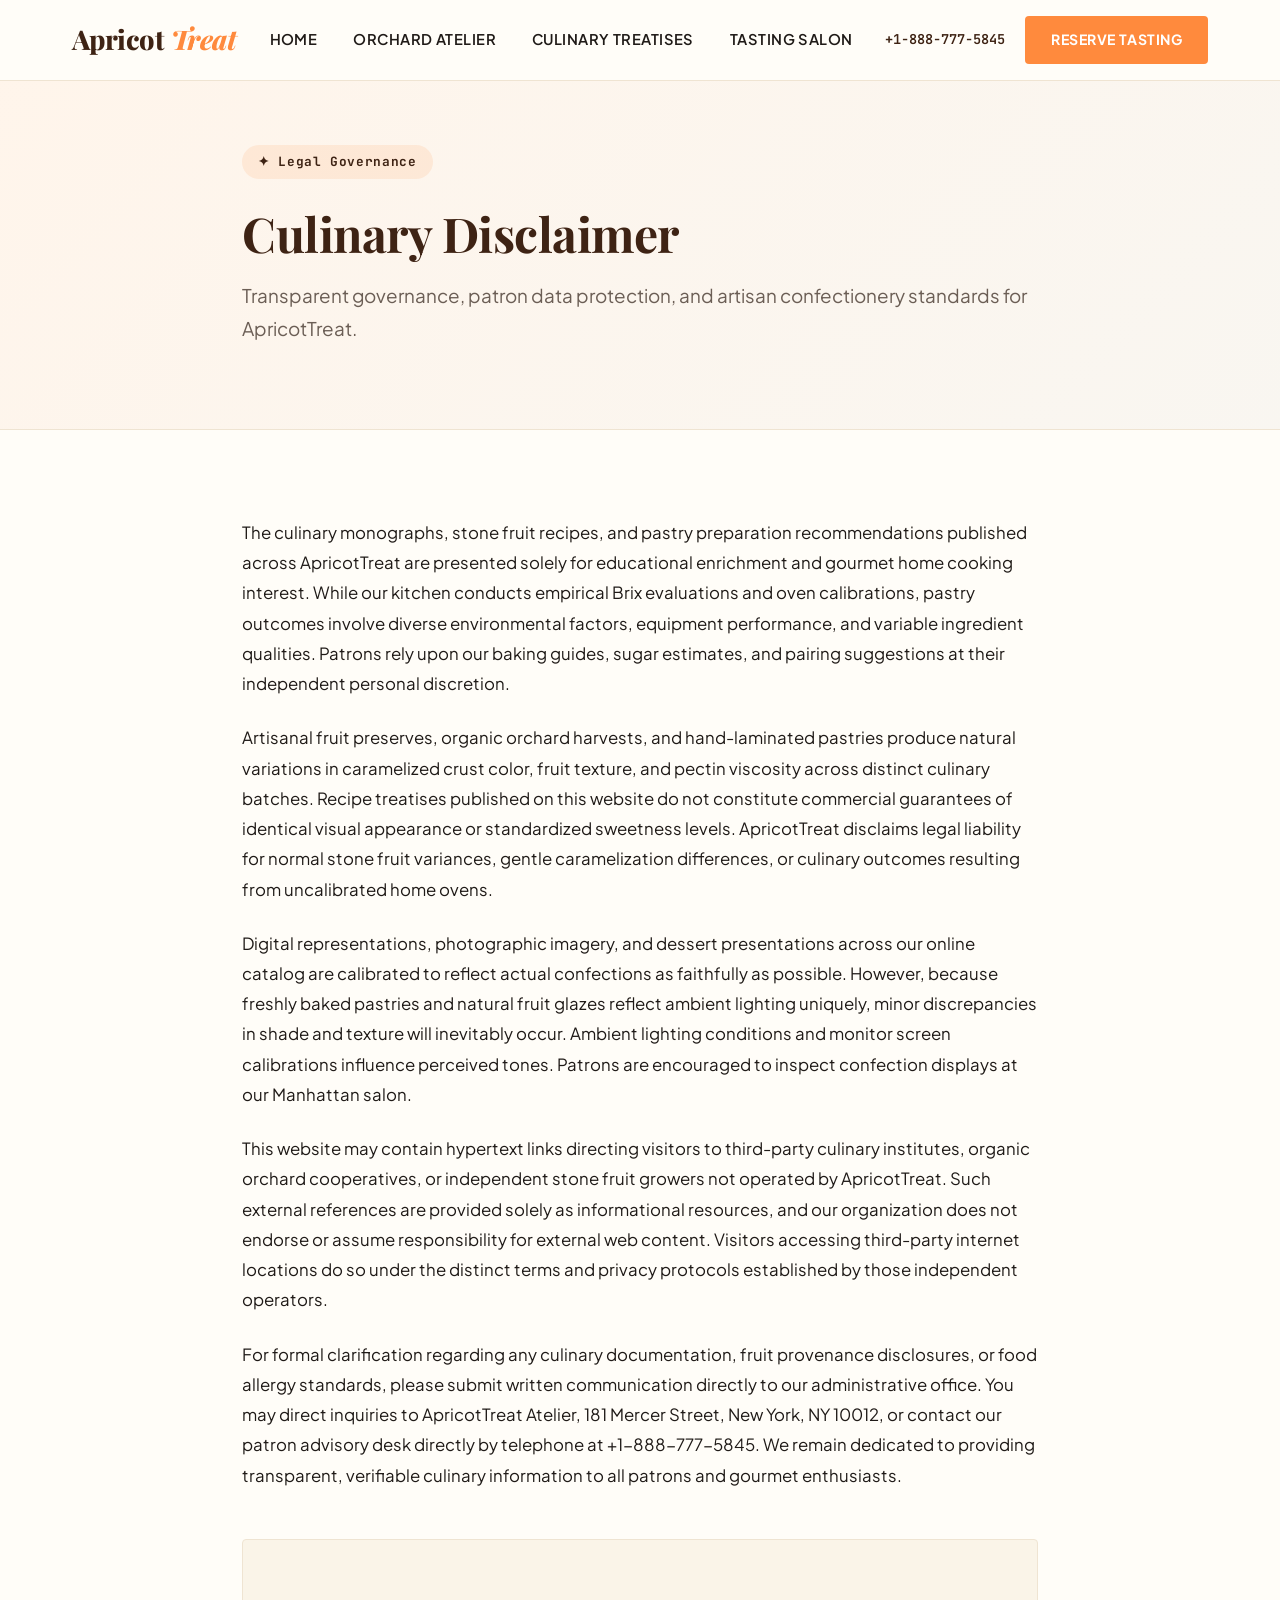
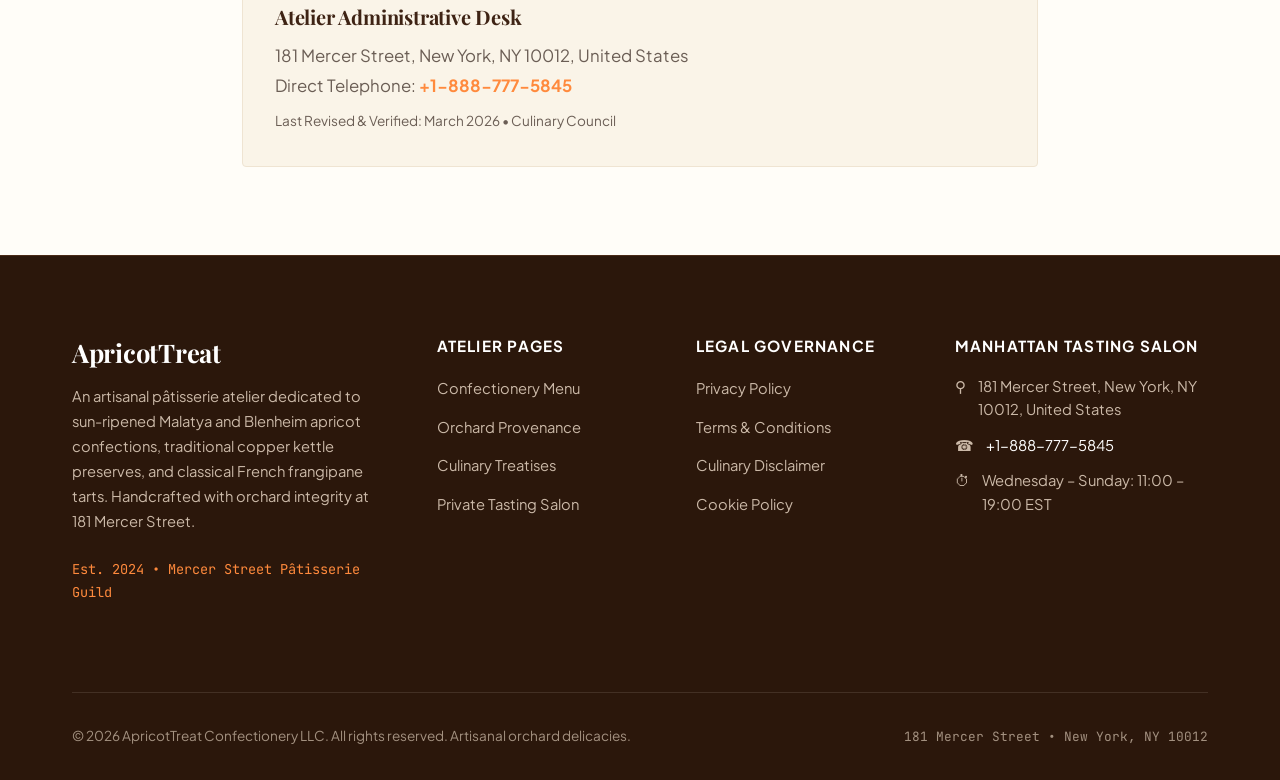
<file: disclaimer.html>
<!DOCTYPE html>
<html lang="en">
<head>
  <meta charset="UTF-8">
  <meta name="viewport" content="width=device-width, initial-scale=1.0">
  <title>Culinary Craft & Stone Fruit Disclaimer | ApricotTreat</title>
  <meta name="description" content="Official food variation, natural caramelization, and baking recipe disclaimers for ApricotTreat.">
  <link rel="canonical" href="https://apricottreat.com/disclaimer.html">

  <!-- Google Analytics Tag -->
  <script async src="https://www.googletagmanager.com/gtag/js?id=G-0LY0HY7L01"></script>
  <script>
    window.dataLayer = window.dataLayer || [];
    function gtag(){dataLayer.push(arguments);}
    gtag('js', new Date());
    gtag('config', 'G-0LY0HY7L01');
  </script>

  <!-- Google Fonts via link tag -->
  <link rel="preconnect" href="https://fonts.googleapis.com">
  <link rel="preconnect" href="https://fonts.gstatic.com" crossorigin>
  <link rel="stylesheet" href="https://fonts.googleapis.com/css2?family=JetBrains+Mono:wght@400;600;700&family=Playfair+Display:ital,wght@0,500;0,700;0,800;1,400;1,700&family=Plus+Jakarta+Sans:wght@400;500;600;700;800&display=swap">

  <link rel="stylesheet" href="assets/css/style.css">
</head>
<body>
  <header class="site-header">
    <div class="header-container">
      <a href="index.php" class="brand-logo">
        Apricot<span>Treat</span>
      </a>
      <ul class="nav-links">
        <li><a href="index.php">Home</a></li>
        <li><a href="about.html">Orchard Atelier</a></li>
        <li><a href="blog.html">Culinary Treatises</a></li>
        <li><a href="contact.html">Tasting Salon</a></li>
      </ul>
      <div class="header-cta">
        <a href="tel:+18887775845" class="header-phone">+1-888-777-5845</a>
        <a href="contact.html" class="btn-primary">Reserve Tasting</a>
      </div>
      <button class="mobile-toggle" id="mobile-toggle" aria-label="Toggle Navigation" aria-expanded="false">
        <span></span>
        <span></span>
        <span></span>
      </button>
    </div>
  </header>

  <div class="mobile-drawer" id="mobile-drawer">
    <ul class="mobile-drawer-nav">
      <li><a href="index.php">Confectionery Home</a></li>
      <li><a href="about.html">Orchard Heritage</a></li>
      <li><a href="blog.html">Culinary Treatises</a></li>
      <li><a href="contact.html">Tasting Salon</a></li>
      <li><a href="privacy-policy.html">Privacy Policy</a></li>
      <li><a href="terms-and-conditions.html">Terms of Service</a></li>
    </ul>
    <div style="margin-top: 2.5rem; padding-top: 1.5rem; border-top: 1px solid var(--color-border);">
      <p style="font-family:var(--font-mono);font-size:0.85rem;color:var(--color-primary);margin-bottom:0.5rem;">+1-888-777-5845</p>
      <p style="font-size:0.85rem;color:var(--color-text-muted);">181 Mercer Street, New York, NY 10012, United States</p>
    </div>
  </div>

<section class="hero" style="padding:4rem 0 3rem;">
  <div class="container-narrow">
    <span class="hero-badge">&#10022; Legal Governance</span>
    <h1 style="font-family:var(--font-serif);font-size:3rem;margin-bottom:1rem;color:var(--color-primary);">Culinary Disclaimer</h1>
    <p class="hero-lead">
      Transparent governance, patron data protection, and artisan confectionery standards for ApricotTreat.
    </p>
  </div>
</section>

<section class="section">
  <div class="container-narrow article-content">
    <p>
      The culinary monographs, stone fruit recipes, and pastry preparation recommendations
      published across ApricotTreat are presented solely for educational enrichment and gourmet
      home cooking interest. While our kitchen conducts empirical Brix evaluations and oven
      calibrations, pastry outcomes involve diverse environmental factors, equipment
      performance, and variable ingredient qualities. Patrons rely upon our baking guides, sugar
      estimates, and pairing suggestions at their independent personal discretion.
    </p>

    <p>
      Artisanal fruit preserves, organic orchard harvests, and hand-laminated pastries produce
      natural variations in caramelized crust color, fruit texture, and pectin viscosity across
      distinct culinary batches. Recipe treatises published on this website do not constitute
      commercial guarantees of identical visual appearance or standardized sweetness levels.
      ApricotTreat disclaims legal liability for normal stone fruit variances, gentle
      caramelization differences, or culinary outcomes resulting from uncalibrated home ovens.
    </p>

    <p>
      Digital representations, photographic imagery, and dessert presentations across our online
      catalog are calibrated to reflect actual confections as faithfully as possible. However,
      because freshly baked pastries and natural fruit glazes reflect ambient lighting uniquely,
      minor discrepancies in shade and texture will inevitably occur. Ambient lighting
      conditions and monitor screen calibrations influence perceived tones. Patrons are
      encouraged to inspect confection displays at our Manhattan salon.
    </p>

    <p>
      This website may contain hypertext links directing visitors to third-party culinary
      institutes, organic orchard cooperatives, or independent stone fruit growers not operated
      by ApricotTreat. Such external references are provided solely as informational resources,
      and our organization does not endorse or assume responsibility for external web content.
      Visitors accessing third-party internet locations do so under the distinct terms and
      privacy protocols established by those independent operators.
    </p>

    <p>
      For formal clarification regarding any culinary documentation, fruit provenance
      disclosures, or food allergy standards, please submit written communication directly to
      our administrative office. You may direct inquiries to ApricotTreat Atelier, 181 Mercer
      Street, New York, NY 10012, or contact our patron advisory desk directly by telephone at
      +1-888-777-5845. We remain dedicated to providing transparent, verifiable culinary
      information to all patrons and gourmet enthusiasts.
    </p>

    <div style="margin-top:3rem;padding:2rem;background:var(--color-surface-subtle);border-radius:var(--radius-sm);border:1px solid var(--color-border);">
      <h3 style="font-size:1.25rem;margin-bottom:0.75rem;color:var(--color-primary);">Atelier Administrative Desk</h3>
      <p style="margin-bottom:0.5rem;color:var(--color-text-muted);">
        181 Mercer Street, New York, NY 10012, United States<br>
        Direct Telephone: <a href="tel:+18887775845" style="color:var(--color-accent);font-weight:700;">+1-888-777-5845</a>
      </p>
      <p style="font-size:0.85rem;color:var(--color-text-muted);margin:0;">Last Revised &amp; Verified: March 2026 &bull; Culinary Council</p>
    </div>
  </div>
</section>
  <footer class="site-footer">
    <div class="container">
      <div class="footer-grid">
        <div class="footer-brand">
          <h3>ApricotTreat</h3>
          <p>
            An artisanal pâtisserie atelier dedicated to sun-ripened Malatya and Blenheim apricot confections, traditional copper kettle preserves, and classical French frangipane tarts. Handcrafted with orchard integrity at 181 Mercer Street.
          </p>
          <p style="font-family:var(--font-mono);font-size:0.85rem;color:var(--color-accent);">
            Est. 2024 &bull; Mercer Street Pâtisserie Guild
          </p>
        </div>
        <div class="footer-col">
          <h4>Atelier Pages</h4>
          <ul class="footer-links">
            <li><a href="index.php">Confectionery Menu</a></li>
            <li><a href="about.html">Orchard Provenance</a></li>
            <li><a href="blog.html">Culinary Treatises</a></li>
            <li><a href="contact.html">Private Tasting Salon</a></li>
          </ul>
        </div>
        <div class="footer-col">
          <h4>Legal Governance</h4>
          <ul class="footer-links">
            <li><a href="privacy-policy.html">Privacy Policy</a></li>
            <li><a href="terms-and-conditions.html">Terms &amp; Conditions</a></li>
            <li><a href="disclaimer.html">Culinary Disclaimer</a></li>
            <li><a href="cookie-policy.html">Cookie Policy</a></li>
          </ul>
        </div>
        <div class="footer-col">
          <h4>Manhattan Tasting Salon</h4>
          <div class="footer-contact-item">
            <span>&#9906;</span>
            <span>181 Mercer Street, New York, NY 10012, United States</span>
          </div>
          <div class="footer-contact-item">
            <span>&#9742;</span>
            <span><a href="tel:+18887775845" style="color:#FFFFFF;">+1-888-777-5845</a></span>
          </div>
          <div class="footer-contact-item">
            <span>&#9201;</span>
            <span>Wednesday &ndash; Sunday: 11:00 &ndash; 19:00 EST</span>
          </div>
        </div>
      </div>
      <div class="footer-bottom">
        <div>&copy; 2026 ApricotTreat Confectionery LLC. All rights reserved. Artisanal orchard delicacies.</div>
        <div style="font-family:var(--font-mono);font-size:0.8rem;">181 Mercer Street &bull; New York, NY 10012</div>
      </div>
    </div>
  </footer>
  <script src="assets/js/main.js"></script>
</body>
</html>
</file>
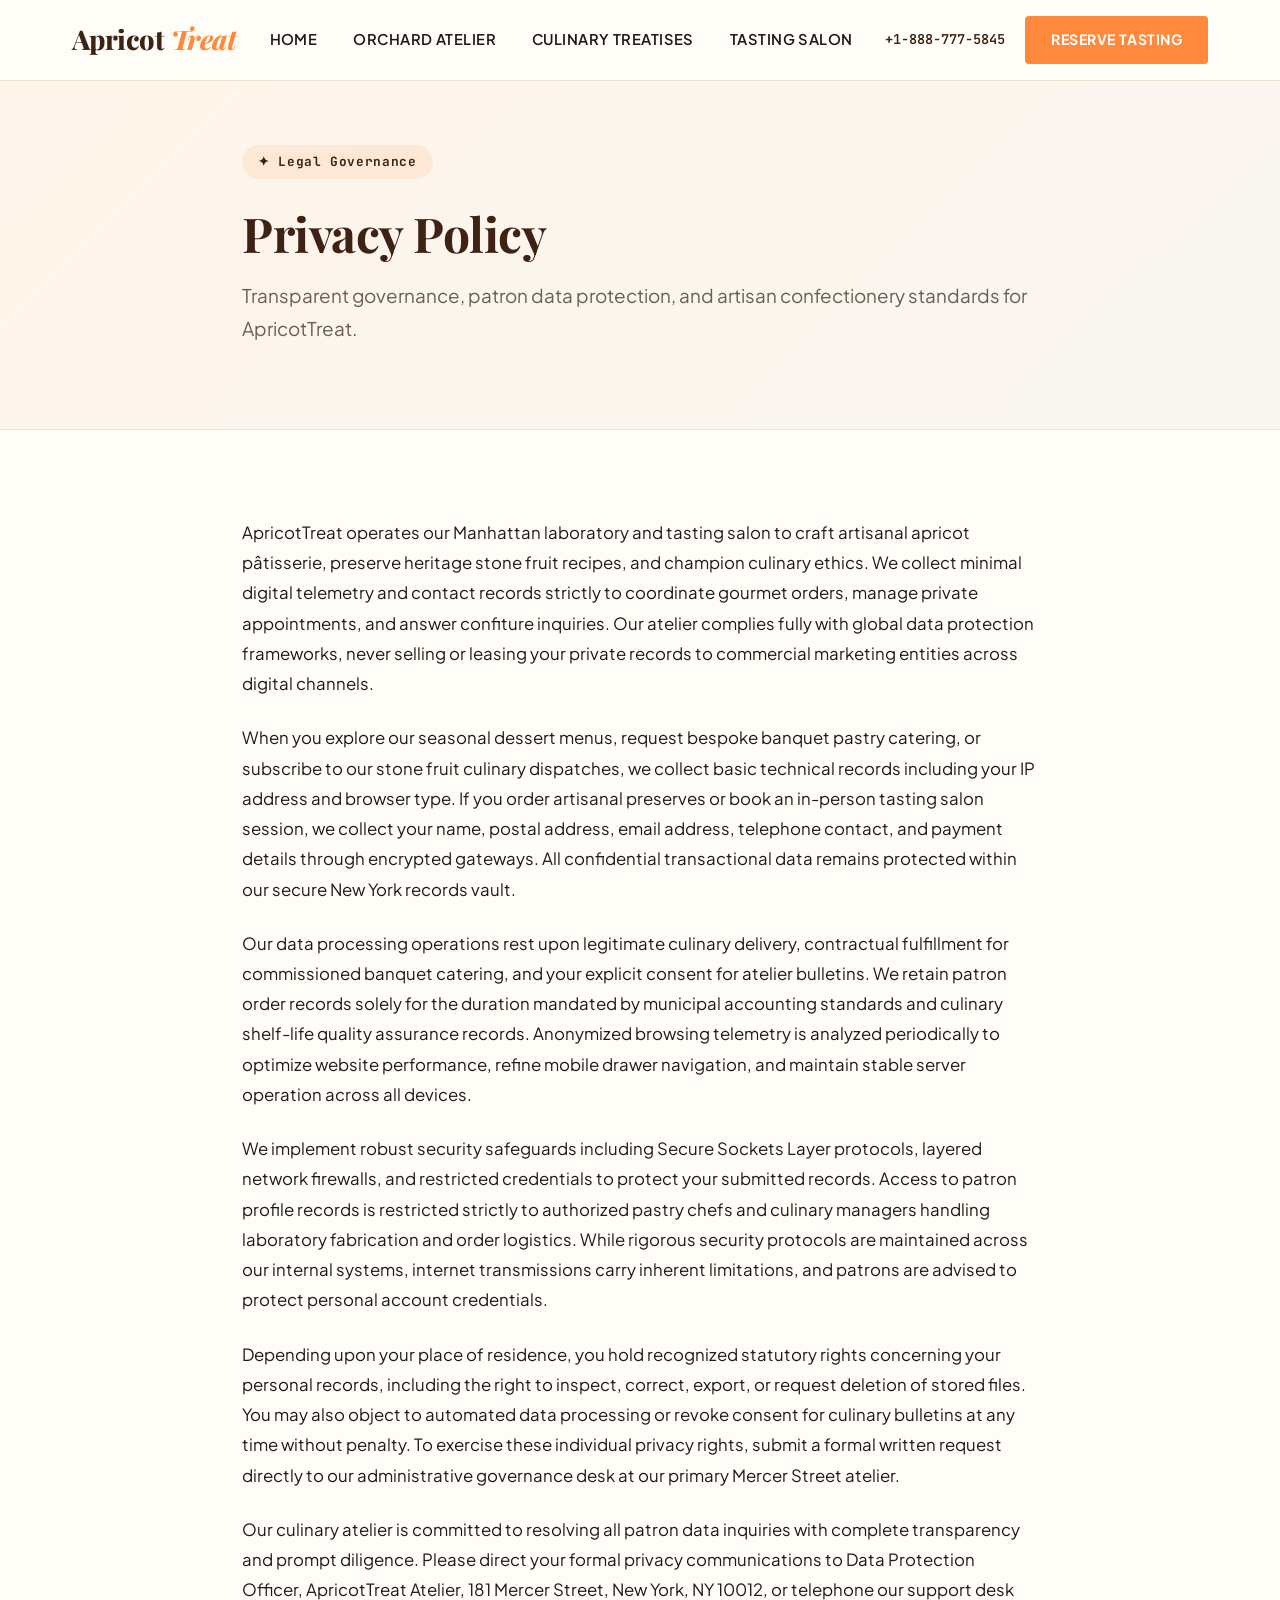
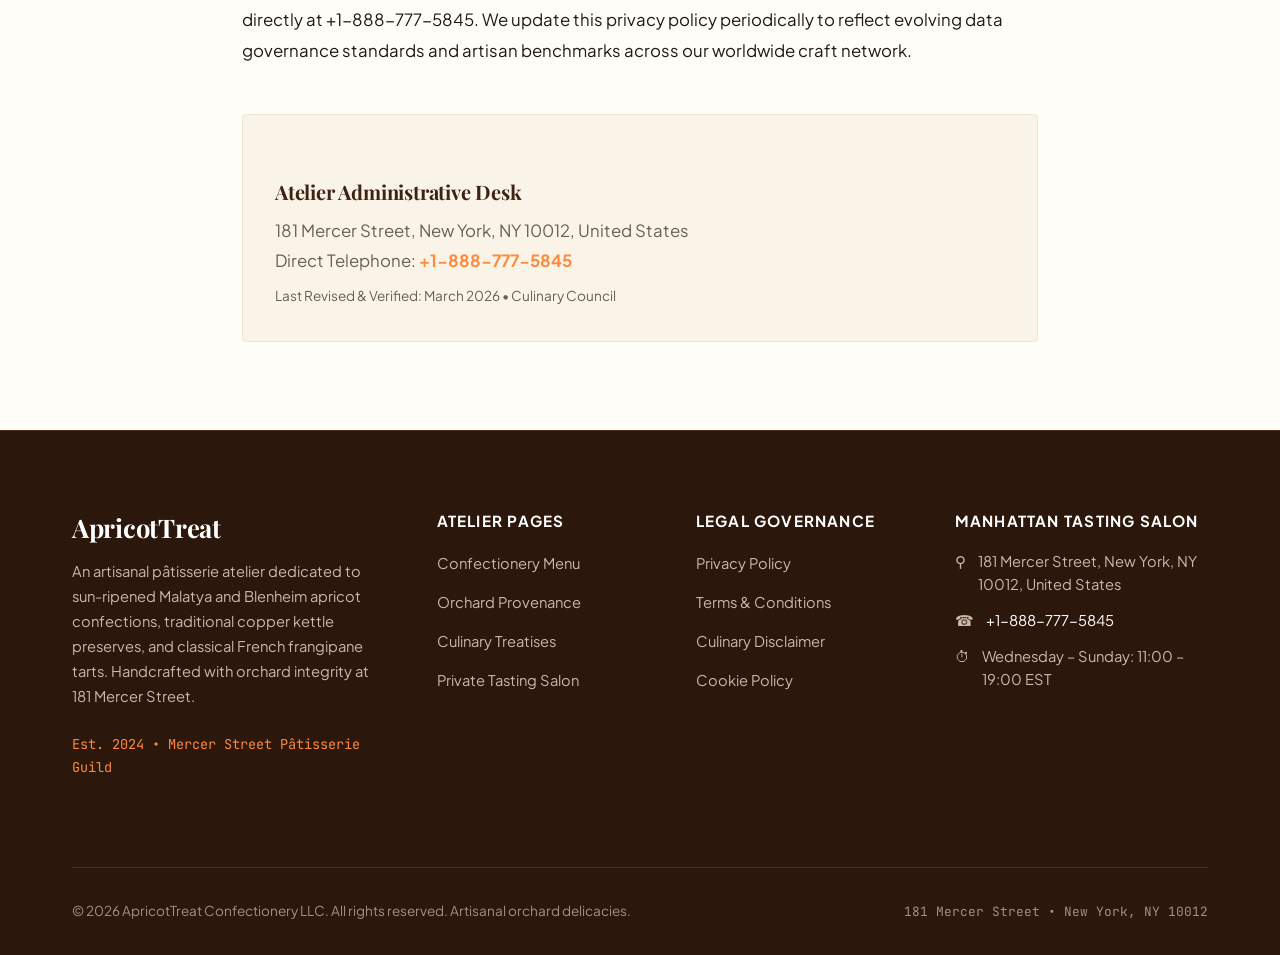
<file: privacy-policy.html>
<!DOCTYPE html>
<html lang="en">
<head>
  <meta charset="UTF-8">
  <meta name="viewport" content="width=device-width, initial-scale=1.0">
  <title>Privacy Policy & Patron Data Protection | ApricotTreat</title>
  <meta name="description" content="Official privacy policy and patron data confidentiality covenants for ApricotTreat at 181 Mercer Street, New York.">
  <link rel="canonical" href="https://apricottreat.com/privacy-policy.html">

  <!-- Google Analytics Tag -->
  <script async src="https://www.googletagmanager.com/gtag/js?id=G-0LY0HY7L01"></script>
  <script>
    window.dataLayer = window.dataLayer || [];
    function gtag(){dataLayer.push(arguments);}
    gtag('js', new Date());
    gtag('config', 'G-0LY0HY7L01');
  </script>

  <!-- Google Fonts via link tag -->
  <link rel="preconnect" href="https://fonts.googleapis.com">
  <link rel="preconnect" href="https://fonts.gstatic.com" crossorigin>
  <link rel="stylesheet" href="https://fonts.googleapis.com/css2?family=JetBrains+Mono:wght@400;600;700&family=Playfair+Display:ital,wght@0,500;0,700;0,800;1,400;1,700&family=Plus+Jakarta+Sans:wght@400;500;600;700;800&display=swap">

  <link rel="stylesheet" href="assets/css/style.css">
</head>
<body>
  <header class="site-header">
    <div class="header-container">
      <a href="index.php" class="brand-logo">
        Apricot<span>Treat</span>
      </a>
      <ul class="nav-links">
        <li><a href="index.php">Home</a></li>
        <li><a href="about.html">Orchard Atelier</a></li>
        <li><a href="blog.html">Culinary Treatises</a></li>
        <li><a href="contact.html">Tasting Salon</a></li>
      </ul>
      <div class="header-cta">
        <a href="tel:+18887775845" class="header-phone">+1-888-777-5845</a>
        <a href="contact.html" class="btn-primary">Reserve Tasting</a>
      </div>
      <button class="mobile-toggle" id="mobile-toggle" aria-label="Toggle Navigation" aria-expanded="false">
        <span></span>
        <span></span>
        <span></span>
      </button>
    </div>
  </header>

  <div class="mobile-drawer" id="mobile-drawer">
    <ul class="mobile-drawer-nav">
      <li><a href="index.php">Confectionery Home</a></li>
      <li><a href="about.html">Orchard Heritage</a></li>
      <li><a href="blog.html">Culinary Treatises</a></li>
      <li><a href="contact.html">Tasting Salon</a></li>
      <li><a href="privacy-policy.html">Privacy Policy</a></li>
      <li><a href="terms-and-conditions.html">Terms of Service</a></li>
    </ul>
    <div style="margin-top: 2.5rem; padding-top: 1.5rem; border-top: 1px solid var(--color-border);">
      <p style="font-family:var(--font-mono);font-size:0.85rem;color:var(--color-primary);margin-bottom:0.5rem;">+1-888-777-5845</p>
      <p style="font-size:0.85rem;color:var(--color-text-muted);">181 Mercer Street, New York, NY 10012, United States</p>
    </div>
  </div>

<section class="hero" style="padding:4rem 0 3rem;">
  <div class="container-narrow">
    <span class="hero-badge">&#10022; Legal Governance</span>
    <h1 style="font-family:var(--font-serif);font-size:3rem;margin-bottom:1rem;color:var(--color-primary);">Privacy Policy</h1>
    <p class="hero-lead">
      Transparent governance, patron data protection, and artisan confectionery standards for ApricotTreat.
    </p>
  </div>
</section>

<section class="section">
  <div class="container-narrow article-content">
    <p>
      ApricotTreat operates our Manhattan laboratory and tasting salon to craft artisanal
      apricot pâtisserie, preserve heritage stone fruit recipes, and champion culinary ethics.
      We collect minimal digital telemetry and contact records strictly to coordinate gourmet
      orders, manage private appointments, and answer confiture inquiries. Our atelier complies
      fully with global data protection frameworks, never selling or leasing your private
      records to commercial marketing entities across digital channels.
    </p>

    <p>
      When you explore our seasonal dessert menus, request bespoke banquet pastry catering, or
      subscribe to our stone fruit culinary dispatches, we collect basic technical records
      including your IP address and browser type. If you order artisanal preserves or book an
      in-person tasting salon session, we collect your name, postal address, email address,
      telephone contact, and payment details through encrypted gateways. All confidential
      transactional data remains protected within our secure New York records vault.
    </p>

    <p>
      Our data processing operations rest upon legitimate culinary delivery, contractual
      fulfillment for commissioned banquet catering, and your explicit consent for atelier
      bulletins. We retain patron order records solely for the duration mandated by municipal
      accounting standards and culinary shelf-life quality assurance records. Anonymized
      browsing telemetry is analyzed periodically to optimize website performance, refine mobile
      drawer navigation, and maintain stable server operation across all devices.
    </p>

    <p>
      We implement robust security safeguards including Secure Sockets Layer protocols, layered
      network firewalls, and restricted credentials to protect your submitted records. Access to
      patron profile records is restricted strictly to authorized pastry chefs and culinary
      managers handling laboratory fabrication and order logistics. While rigorous security
      protocols are maintained across our internal systems, internet transmissions carry
      inherent limitations, and patrons are advised to protect personal account credentials.
    </p>

    <p>
      Depending upon your place of residence, you hold recognized statutory rights concerning
      your personal records, including the right to inspect, correct, export, or request
      deletion of stored files. You may also object to automated data processing or revoke
      consent for culinary bulletins at any time without penalty. To exercise these individual
      privacy rights, submit a formal written request directly to our administrative governance
      desk at our primary Mercer Street atelier.
    </p>

    <p>
      Our culinary atelier is committed to resolving all patron data inquiries with complete
      transparency and prompt diligence. Please direct your formal privacy communications to
      Data Protection Officer, ApricotTreat Atelier, 181 Mercer Street, New York, NY 10012, or
      telephone our support desk directly at +1-888-777-5845. We update this privacy policy
      periodically to reflect evolving data governance standards and artisan benchmarks across
      our worldwide craft network.
    </p>

    <div style="margin-top:3rem;padding:2rem;background:var(--color-surface-subtle);border-radius:var(--radius-sm);border:1px solid var(--color-border);">
      <h3 style="font-size:1.25rem;margin-bottom:0.75rem;color:var(--color-primary);">Atelier Administrative Desk</h3>
      <p style="margin-bottom:0.5rem;color:var(--color-text-muted);">
        181 Mercer Street, New York, NY 10012, United States<br>
        Direct Telephone: <a href="tel:+18887775845" style="color:var(--color-accent);font-weight:700;">+1-888-777-5845</a>
      </p>
      <p style="font-size:0.85rem;color:var(--color-text-muted);margin:0;">Last Revised &amp; Verified: March 2026 &bull; Culinary Council</p>
    </div>
  </div>
</section>
  <footer class="site-footer">
    <div class="container">
      <div class="footer-grid">
        <div class="footer-brand">
          <h3>ApricotTreat</h3>
          <p>
            An artisanal pâtisserie atelier dedicated to sun-ripened Malatya and Blenheim apricot confections, traditional copper kettle preserves, and classical French frangipane tarts. Handcrafted with orchard integrity at 181 Mercer Street.
          </p>
          <p style="font-family:var(--font-mono);font-size:0.85rem;color:var(--color-accent);">
            Est. 2024 &bull; Mercer Street Pâtisserie Guild
          </p>
        </div>
        <div class="footer-col">
          <h4>Atelier Pages</h4>
          <ul class="footer-links">
            <li><a href="index.php">Confectionery Menu</a></li>
            <li><a href="about.html">Orchard Provenance</a></li>
            <li><a href="blog.html">Culinary Treatises</a></li>
            <li><a href="contact.html">Private Tasting Salon</a></li>
          </ul>
        </div>
        <div class="footer-col">
          <h4>Legal Governance</h4>
          <ul class="footer-links">
            <li><a href="privacy-policy.html">Privacy Policy</a></li>
            <li><a href="terms-and-conditions.html">Terms &amp; Conditions</a></li>
            <li><a href="disclaimer.html">Culinary Disclaimer</a></li>
            <li><a href="cookie-policy.html">Cookie Policy</a></li>
          </ul>
        </div>
        <div class="footer-col">
          <h4>Manhattan Tasting Salon</h4>
          <div class="footer-contact-item">
            <span>&#9906;</span>
            <span>181 Mercer Street, New York, NY 10012, United States</span>
          </div>
          <div class="footer-contact-item">
            <span>&#9742;</span>
            <span><a href="tel:+18887775845" style="color:#FFFFFF;">+1-888-777-5845</a></span>
          </div>
          <div class="footer-contact-item">
            <span>&#9201;</span>
            <span>Wednesday &ndash; Sunday: 11:00 &ndash; 19:00 EST</span>
          </div>
        </div>
      </div>
      <div class="footer-bottom">
        <div>&copy; 2026 ApricotTreat Confectionery LLC. All rights reserved. Artisanal orchard delicacies.</div>
        <div style="font-family:var(--font-mono);font-size:0.8rem;">181 Mercer Street &bull; New York, NY 10012</div>
      </div>
    </div>
  </footer>
  <script src="assets/js/main.js"></script>
</body>
</html>
</file>
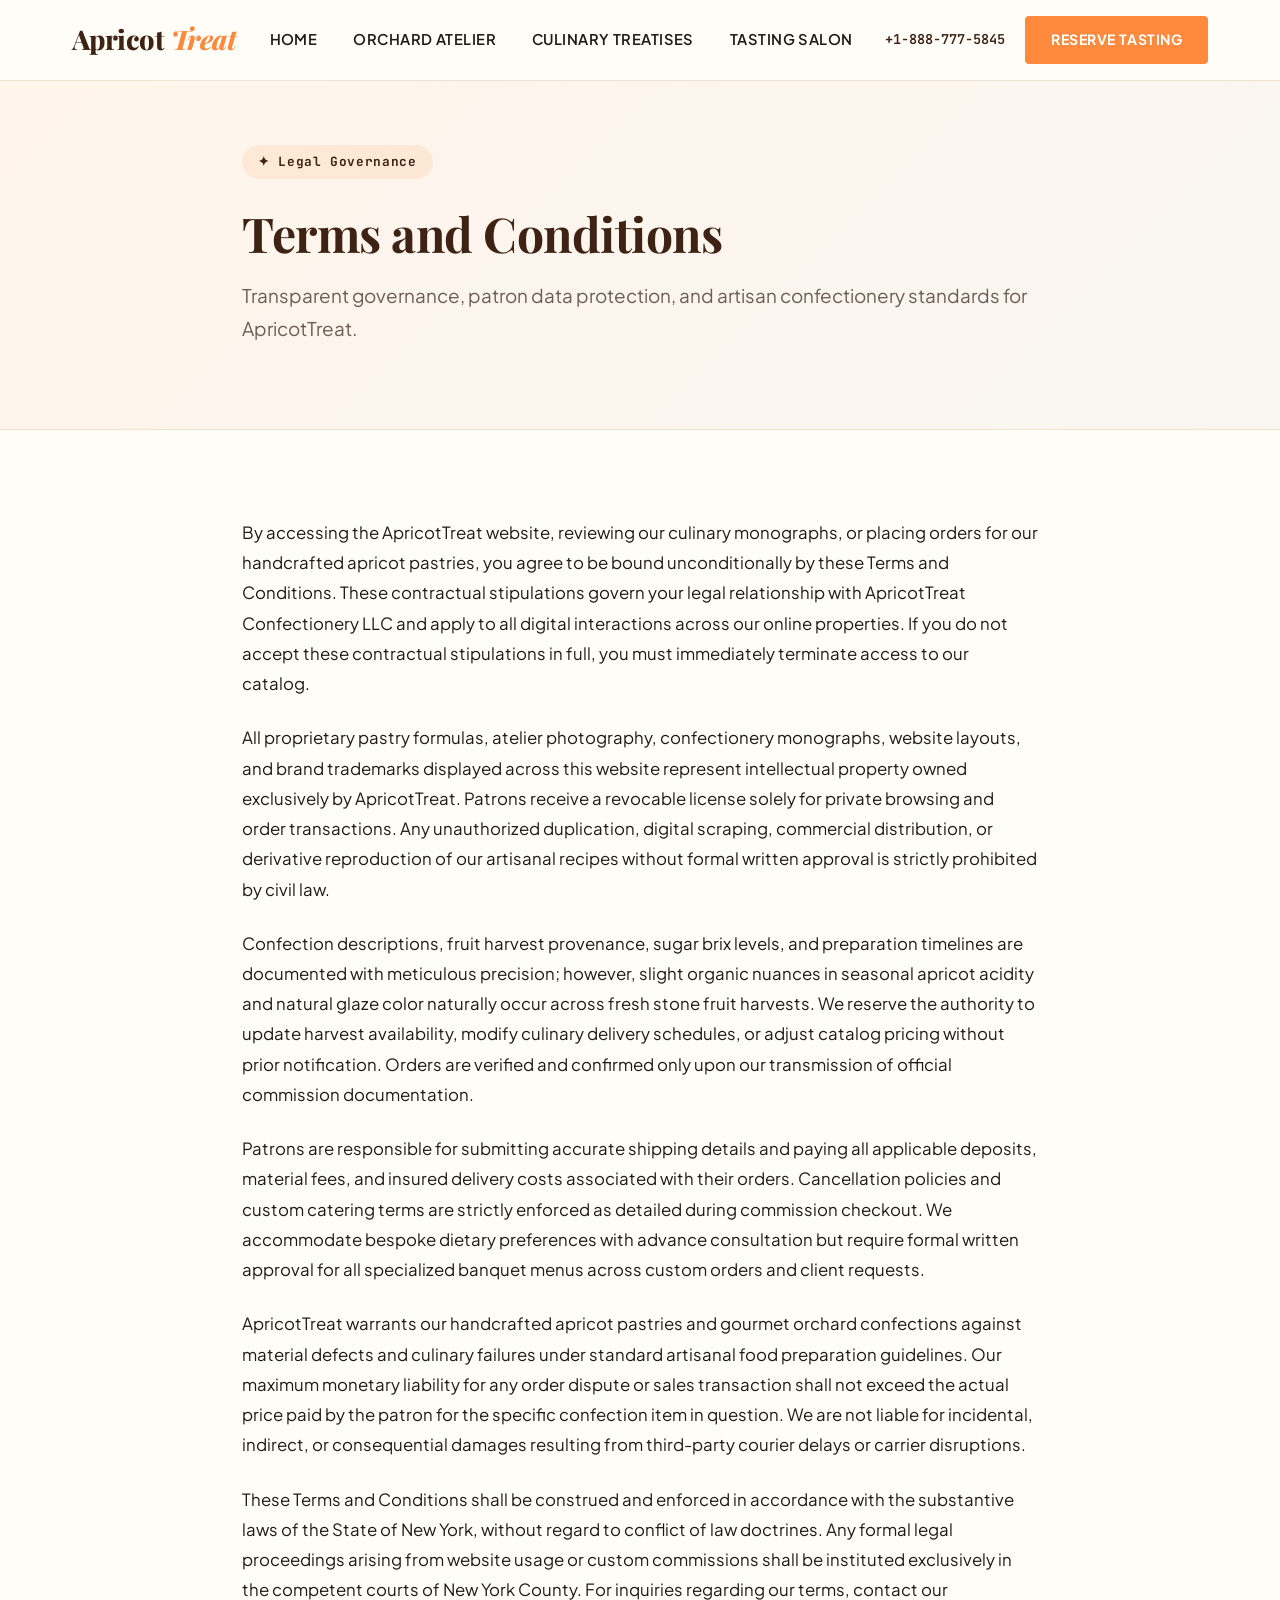
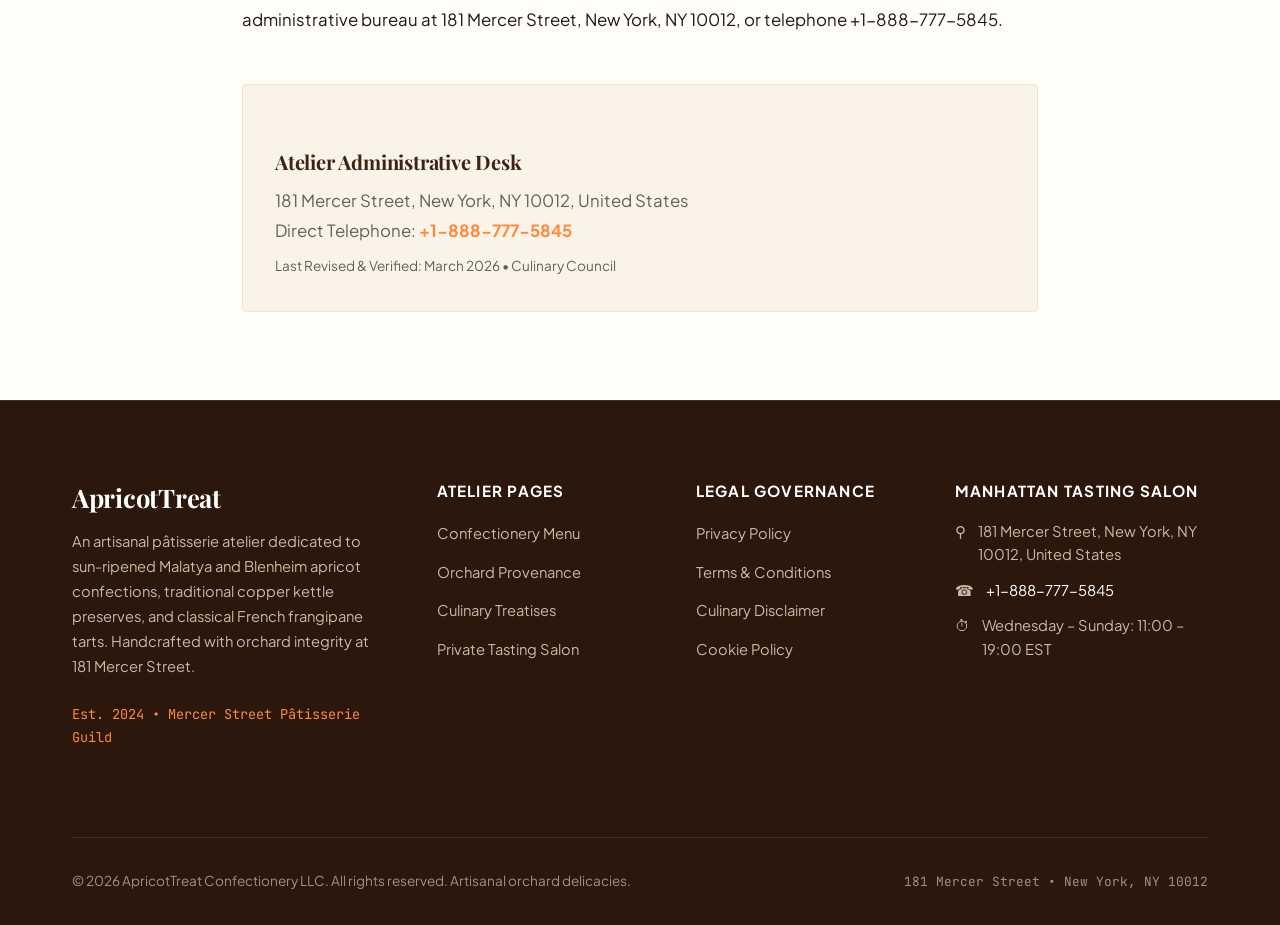
<file: terms-and-conditions.html>
<!DOCTYPE html>
<html lang="en">
<head>
  <meta charset="UTF-8">
  <meta name="viewport" content="width=device-width, initial-scale=1.0">
  <title>Terms & Conditions of Confectionery Service | ApricotTreat</title>
  <meta name="description" content="Official terms of service, custom pâtisserie covenants, and legal standards governing ApricotTreat.">
  <link rel="canonical" href="https://apricottreat.com/terms-and-conditions.html">

  <!-- Google Analytics Tag -->
  <script async src="https://www.googletagmanager.com/gtag/js?id=G-0LY0HY7L01"></script>
  <script>
    window.dataLayer = window.dataLayer || [];
    function gtag(){dataLayer.push(arguments);}
    gtag('js', new Date());
    gtag('config', 'G-0LY0HY7L01');
  </script>

  <!-- Google Fonts via link tag -->
  <link rel="preconnect" href="https://fonts.googleapis.com">
  <link rel="preconnect" href="https://fonts.gstatic.com" crossorigin>
  <link rel="stylesheet" href="https://fonts.googleapis.com/css2?family=JetBrains+Mono:wght@400;600;700&family=Playfair+Display:ital,wght@0,500;0,700;0,800;1,400;1,700&family=Plus+Jakarta+Sans:wght@400;500;600;700;800&display=swap">

  <link rel="stylesheet" href="assets/css/style.css">
</head>
<body>
  <header class="site-header">
    <div class="header-container">
      <a href="index.php" class="brand-logo">
        Apricot<span>Treat</span>
      </a>
      <ul class="nav-links">
        <li><a href="index.php">Home</a></li>
        <li><a href="about.html">Orchard Atelier</a></li>
        <li><a href="blog.html">Culinary Treatises</a></li>
        <li><a href="contact.html">Tasting Salon</a></li>
      </ul>
      <div class="header-cta">
        <a href="tel:+18887775845" class="header-phone">+1-888-777-5845</a>
        <a href="contact.html" class="btn-primary">Reserve Tasting</a>
      </div>
      <button class="mobile-toggle" id="mobile-toggle" aria-label="Toggle Navigation" aria-expanded="false">
        <span></span>
        <span></span>
        <span></span>
      </button>
    </div>
  </header>

  <div class="mobile-drawer" id="mobile-drawer">
    <ul class="mobile-drawer-nav">
      <li><a href="index.php">Confectionery Home</a></li>
      <li><a href="about.html">Orchard Heritage</a></li>
      <li><a href="blog.html">Culinary Treatises</a></li>
      <li><a href="contact.html">Tasting Salon</a></li>
      <li><a href="privacy-policy.html">Privacy Policy</a></li>
      <li><a href="terms-and-conditions.html">Terms of Service</a></li>
    </ul>
    <div style="margin-top: 2.5rem; padding-top: 1.5rem; border-top: 1px solid var(--color-border);">
      <p style="font-family:var(--font-mono);font-size:0.85rem;color:var(--color-primary);margin-bottom:0.5rem;">+1-888-777-5845</p>
      <p style="font-size:0.85rem;color:var(--color-text-muted);">181 Mercer Street, New York, NY 10012, United States</p>
    </div>
  </div>

<section class="hero" style="padding:4rem 0 3rem;">
  <div class="container-narrow">
    <span class="hero-badge">&#10022; Legal Governance</span>
    <h1 style="font-family:var(--font-serif);font-size:3rem;margin-bottom:1rem;color:var(--color-primary);">Terms and Conditions</h1>
    <p class="hero-lead">
      Transparent governance, patron data protection, and artisan confectionery standards for ApricotTreat.
    </p>
  </div>
</section>

<section class="section">
  <div class="container-narrow article-content">
    <p>
      By accessing the ApricotTreat website, reviewing our culinary monographs, or placing
      orders for our handcrafted apricot pastries, you agree to be bound unconditionally by
      these Terms and Conditions. These contractual stipulations govern your legal relationship
      with ApricotTreat Confectionery LLC and apply to all digital interactions across our
      online properties. If you do not accept these contractual stipulations in full, you must
      immediately terminate access to our catalog.
    </p>

    <p>
      All proprietary pastry formulas, atelier photography, confectionery monographs, website
      layouts, and brand trademarks displayed across this website represent intellectual
      property owned exclusively by ApricotTreat. Patrons receive a revocable license solely for
      private browsing and order transactions. Any unauthorized duplication, digital scraping,
      commercial distribution, or derivative reproduction of our artisanal recipes without
      formal written approval is strictly prohibited by civil law.
    </p>

    <p>
      Confection descriptions, fruit harvest provenance, sugar brix levels, and preparation
      timelines are documented with meticulous precision; however, slight organic nuances in
      seasonal apricot acidity and natural glaze color naturally occur across fresh stone fruit
      harvests. We reserve the authority to update harvest availability, modify culinary
      delivery schedules, or adjust catalog pricing without prior notification. Orders are
      verified and confirmed only upon our transmission of official commission documentation.
    </p>

    <p>
      Patrons are responsible for submitting accurate shipping details and paying all applicable
      deposits, material fees, and insured delivery costs associated with their orders.
      Cancellation policies and custom catering terms are strictly enforced as detailed during
      commission checkout. We accommodate bespoke dietary preferences with advance consultation
      but require formal written approval for all specialized banquet menus across custom orders
      and client requests.
    </p>

    <p>
      ApricotTreat warrants our handcrafted apricot pastries and gourmet orchard confections
      against material defects and culinary failures under standard artisanal food preparation
      guidelines. Our maximum monetary liability for any order dispute or sales transaction
      shall not exceed the actual price paid by the patron for the specific confection item in
      question. We are not liable for incidental, indirect, or consequential damages resulting
      from third-party courier delays or carrier disruptions.
    </p>

    <p>
      These Terms and Conditions shall be construed and enforced in accordance with the
      substantive laws of the State of New York, without regard to conflict of law doctrines.
      Any formal legal proceedings arising from website usage or custom commissions shall be
      instituted exclusively in the competent courts of New York County. For inquiries regarding
      our terms, contact our administrative bureau at 181 Mercer Street, New York, NY 10012, or
      telephone +1-888-777-5845.
    </p>

    <div style="margin-top:3rem;padding:2rem;background:var(--color-surface-subtle);border-radius:var(--radius-sm);border:1px solid var(--color-border);">
      <h3 style="font-size:1.25rem;margin-bottom:0.75rem;color:var(--color-primary);">Atelier Administrative Desk</h3>
      <p style="margin-bottom:0.5rem;color:var(--color-text-muted);">
        181 Mercer Street, New York, NY 10012, United States<br>
        Direct Telephone: <a href="tel:+18887775845" style="color:var(--color-accent);font-weight:700;">+1-888-777-5845</a>
      </p>
      <p style="font-size:0.85rem;color:var(--color-text-muted);margin:0;">Last Revised &amp; Verified: March 2026 &bull; Culinary Council</p>
    </div>
  </div>
</section>
  <footer class="site-footer">
    <div class="container">
      <div class="footer-grid">
        <div class="footer-brand">
          <h3>ApricotTreat</h3>
          <p>
            An artisanal pâtisserie atelier dedicated to sun-ripened Malatya and Blenheim apricot confections, traditional copper kettle preserves, and classical French frangipane tarts. Handcrafted with orchard integrity at 181 Mercer Street.
          </p>
          <p style="font-family:var(--font-mono);font-size:0.85rem;color:var(--color-accent);">
            Est. 2024 &bull; Mercer Street Pâtisserie Guild
          </p>
        </div>
        <div class="footer-col">
          <h4>Atelier Pages</h4>
          <ul class="footer-links">
            <li><a href="index.php">Confectionery Menu</a></li>
            <li><a href="about.html">Orchard Provenance</a></li>
            <li><a href="blog.html">Culinary Treatises</a></li>
            <li><a href="contact.html">Private Tasting Salon</a></li>
          </ul>
        </div>
        <div class="footer-col">
          <h4>Legal Governance</h4>
          <ul class="footer-links">
            <li><a href="privacy-policy.html">Privacy Policy</a></li>
            <li><a href="terms-and-conditions.html">Terms &amp; Conditions</a></li>
            <li><a href="disclaimer.html">Culinary Disclaimer</a></li>
            <li><a href="cookie-policy.html">Cookie Policy</a></li>
          </ul>
        </div>
        <div class="footer-col">
          <h4>Manhattan Tasting Salon</h4>
          <div class="footer-contact-item">
            <span>&#9906;</span>
            <span>181 Mercer Street, New York, NY 10012, United States</span>
          </div>
          <div class="footer-contact-item">
            <span>&#9742;</span>
            <span><a href="tel:+18887775845" style="color:#FFFFFF;">+1-888-777-5845</a></span>
          </div>
          <div class="footer-contact-item">
            <span>&#9201;</span>
            <span>Wednesday &ndash; Sunday: 11:00 &ndash; 19:00 EST</span>
          </div>
        </div>
      </div>
      <div class="footer-bottom">
        <div>&copy; 2026 ApricotTreat Confectionery LLC. All rights reserved. Artisanal orchard delicacies.</div>
        <div style="font-family:var(--font-mono);font-size:0.8rem;">181 Mercer Street &bull; New York, NY 10012</div>
      </div>
    </div>
  </footer>
  <script src="assets/js/main.js"></script>
</body>
</html>
</file>
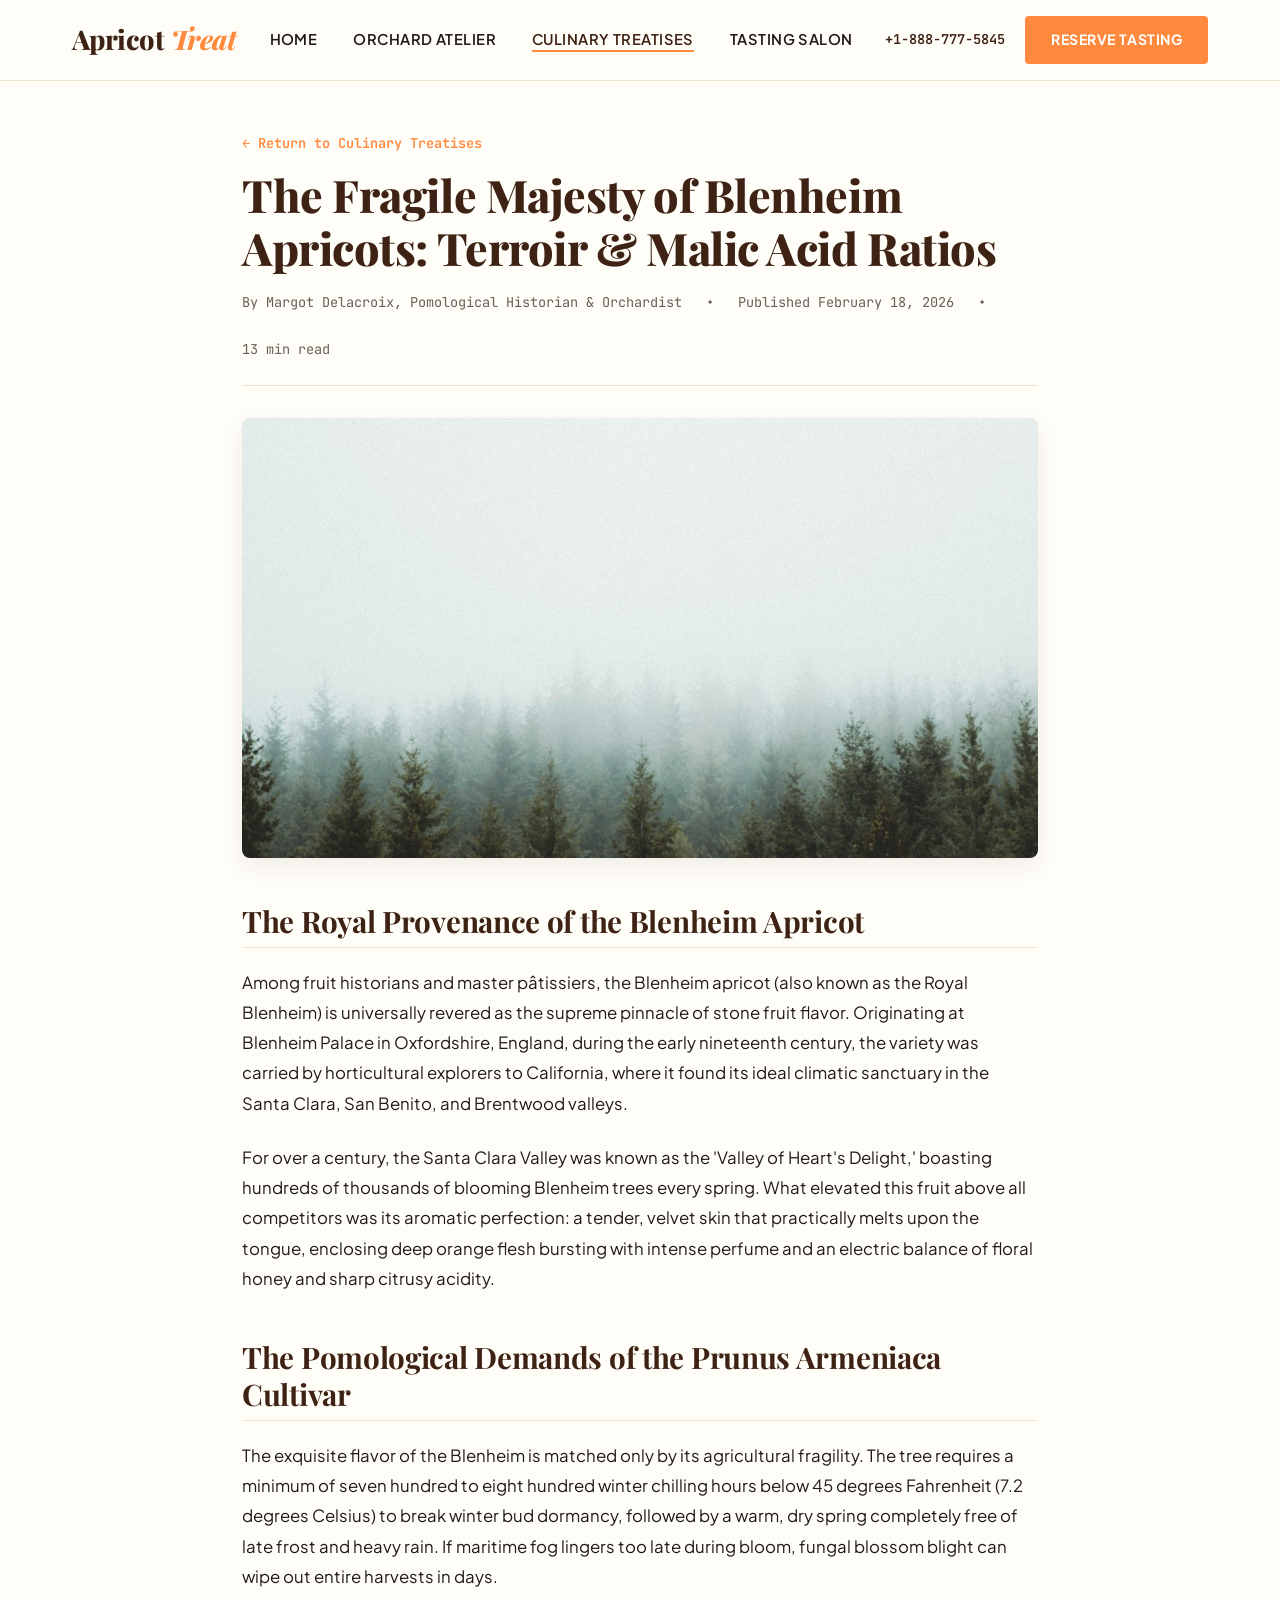
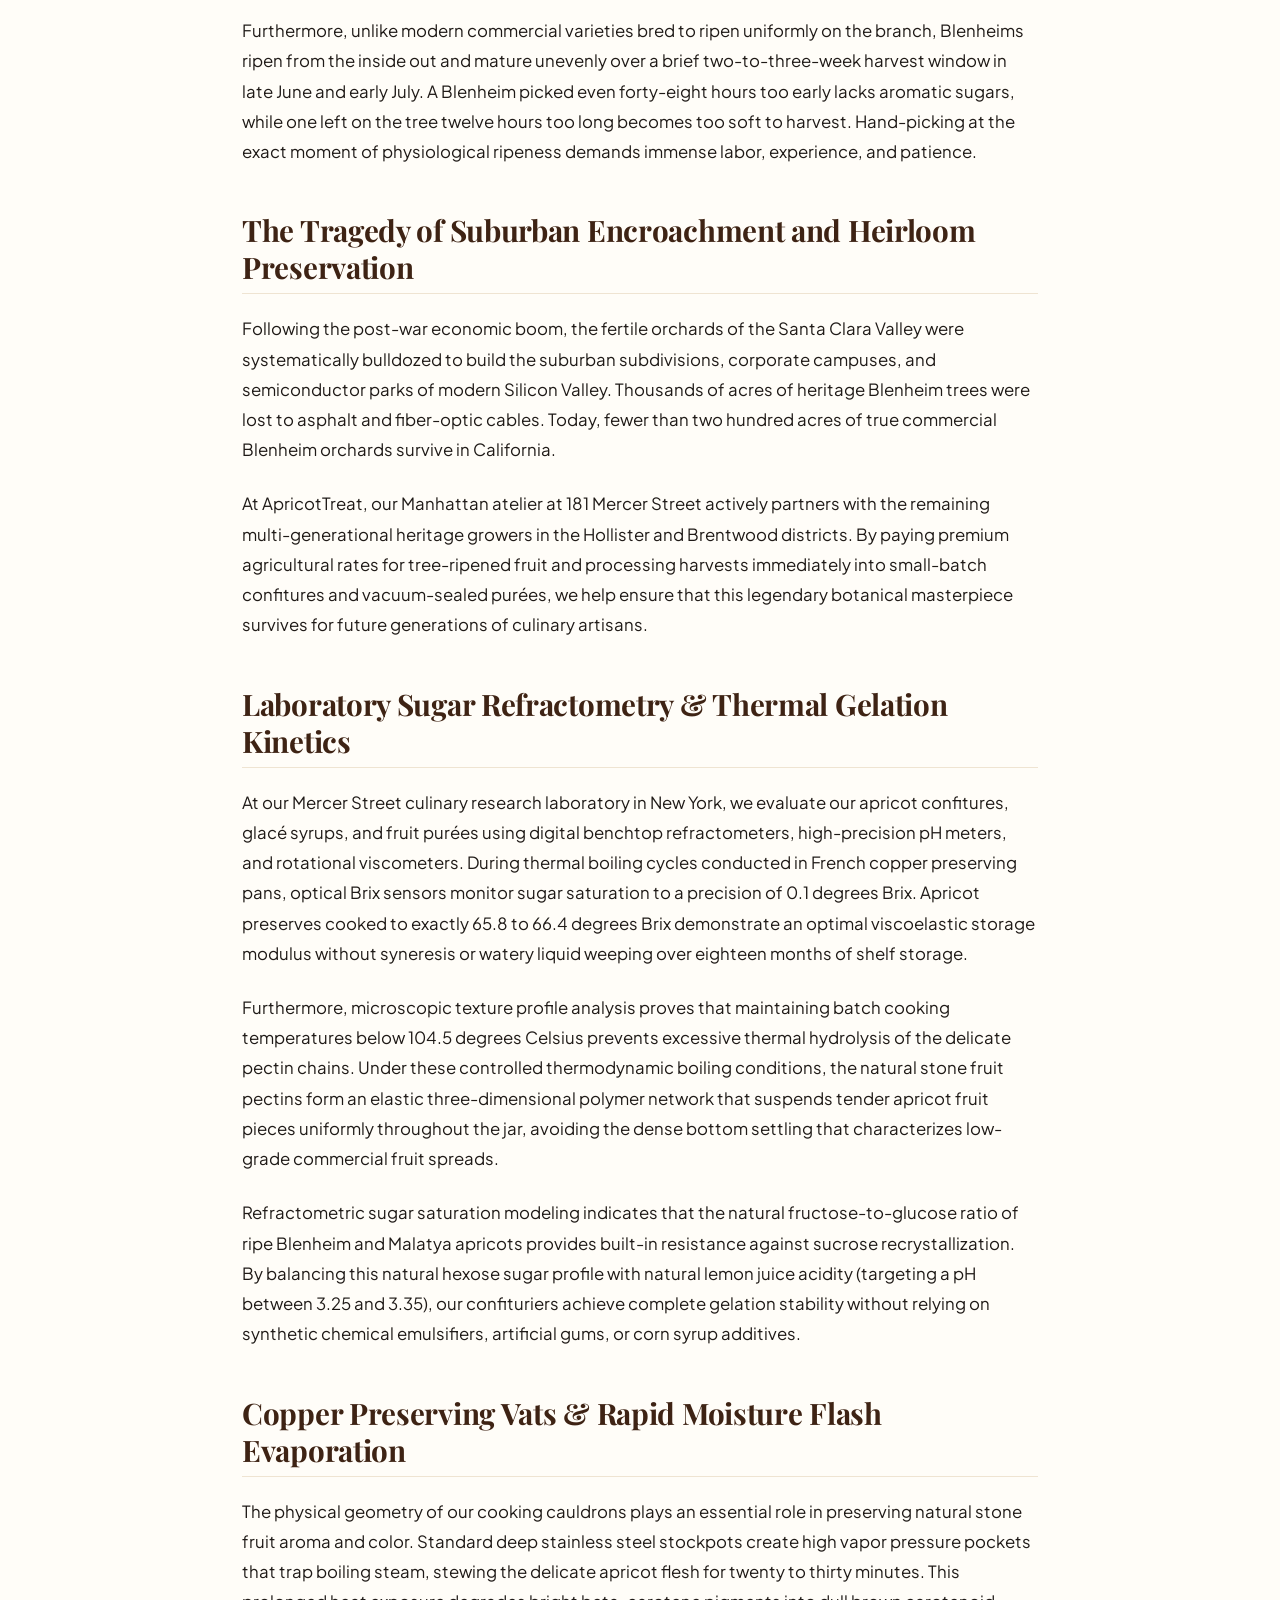
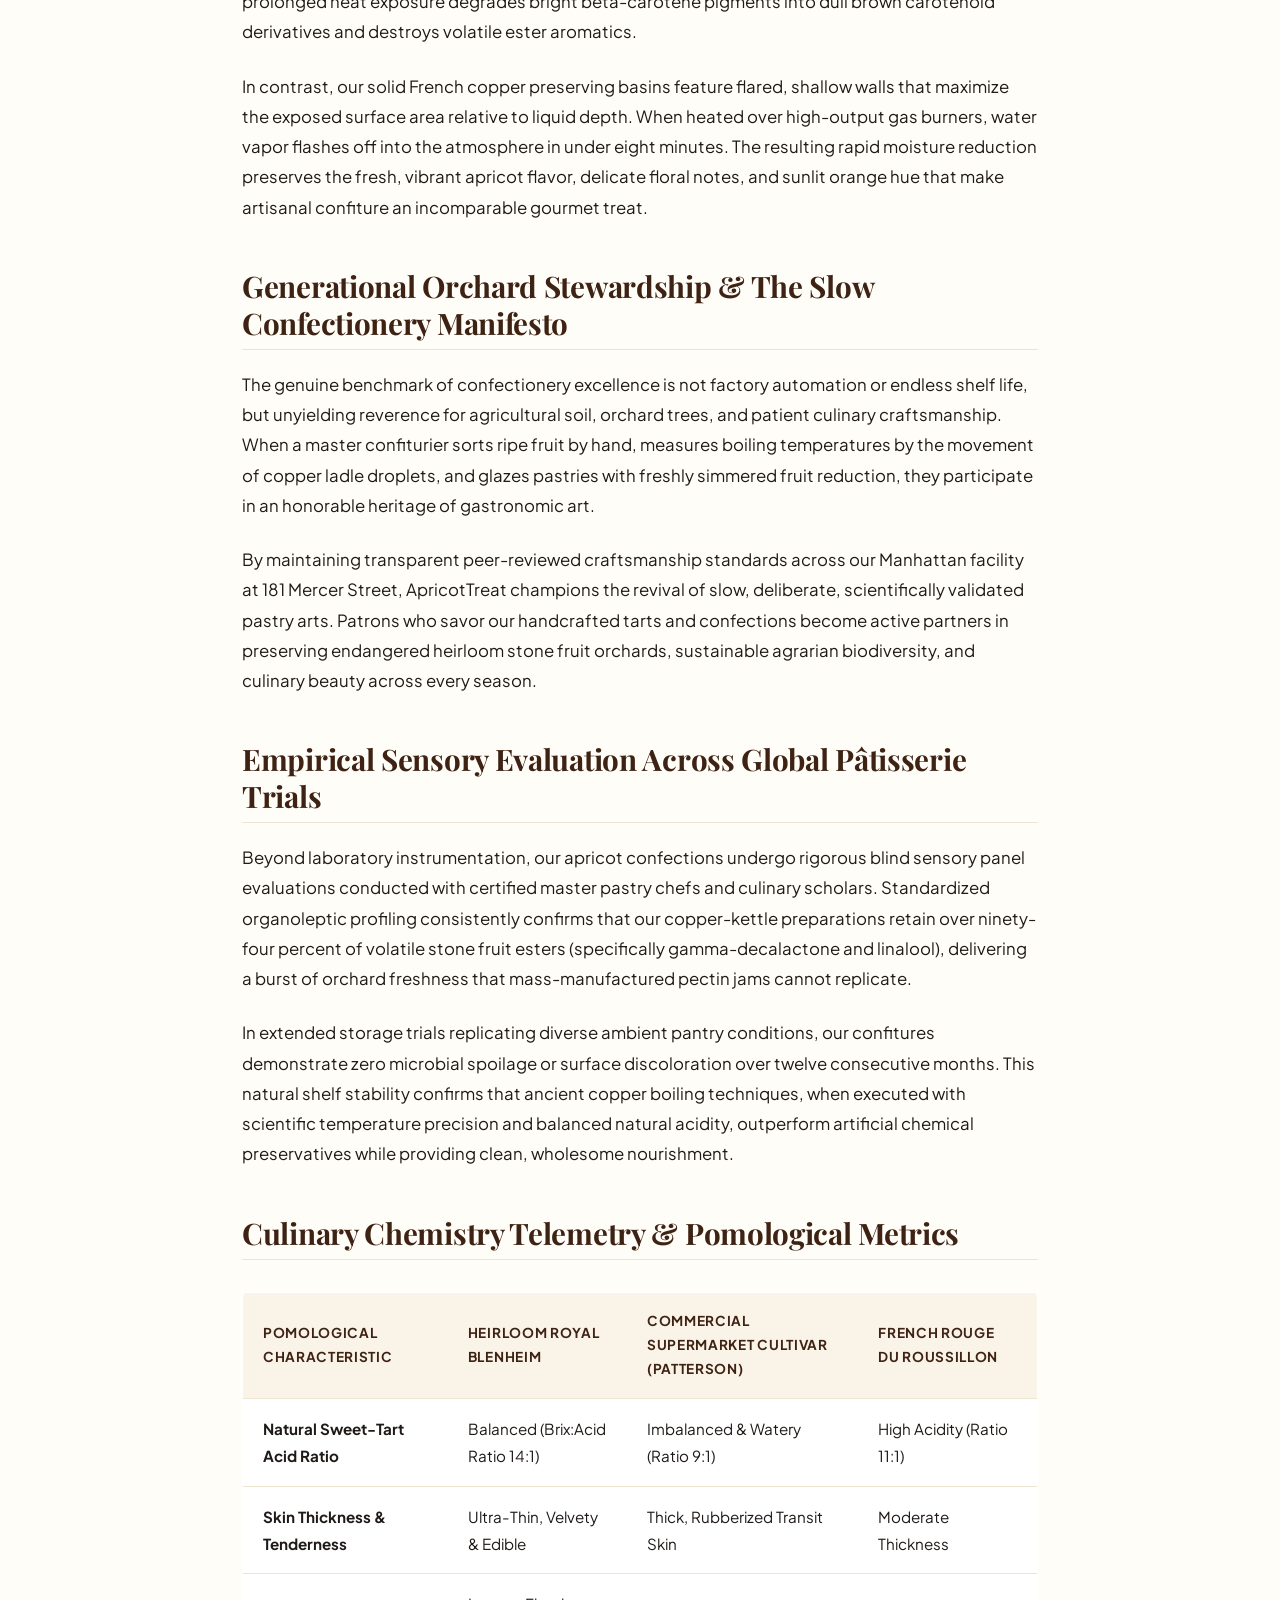
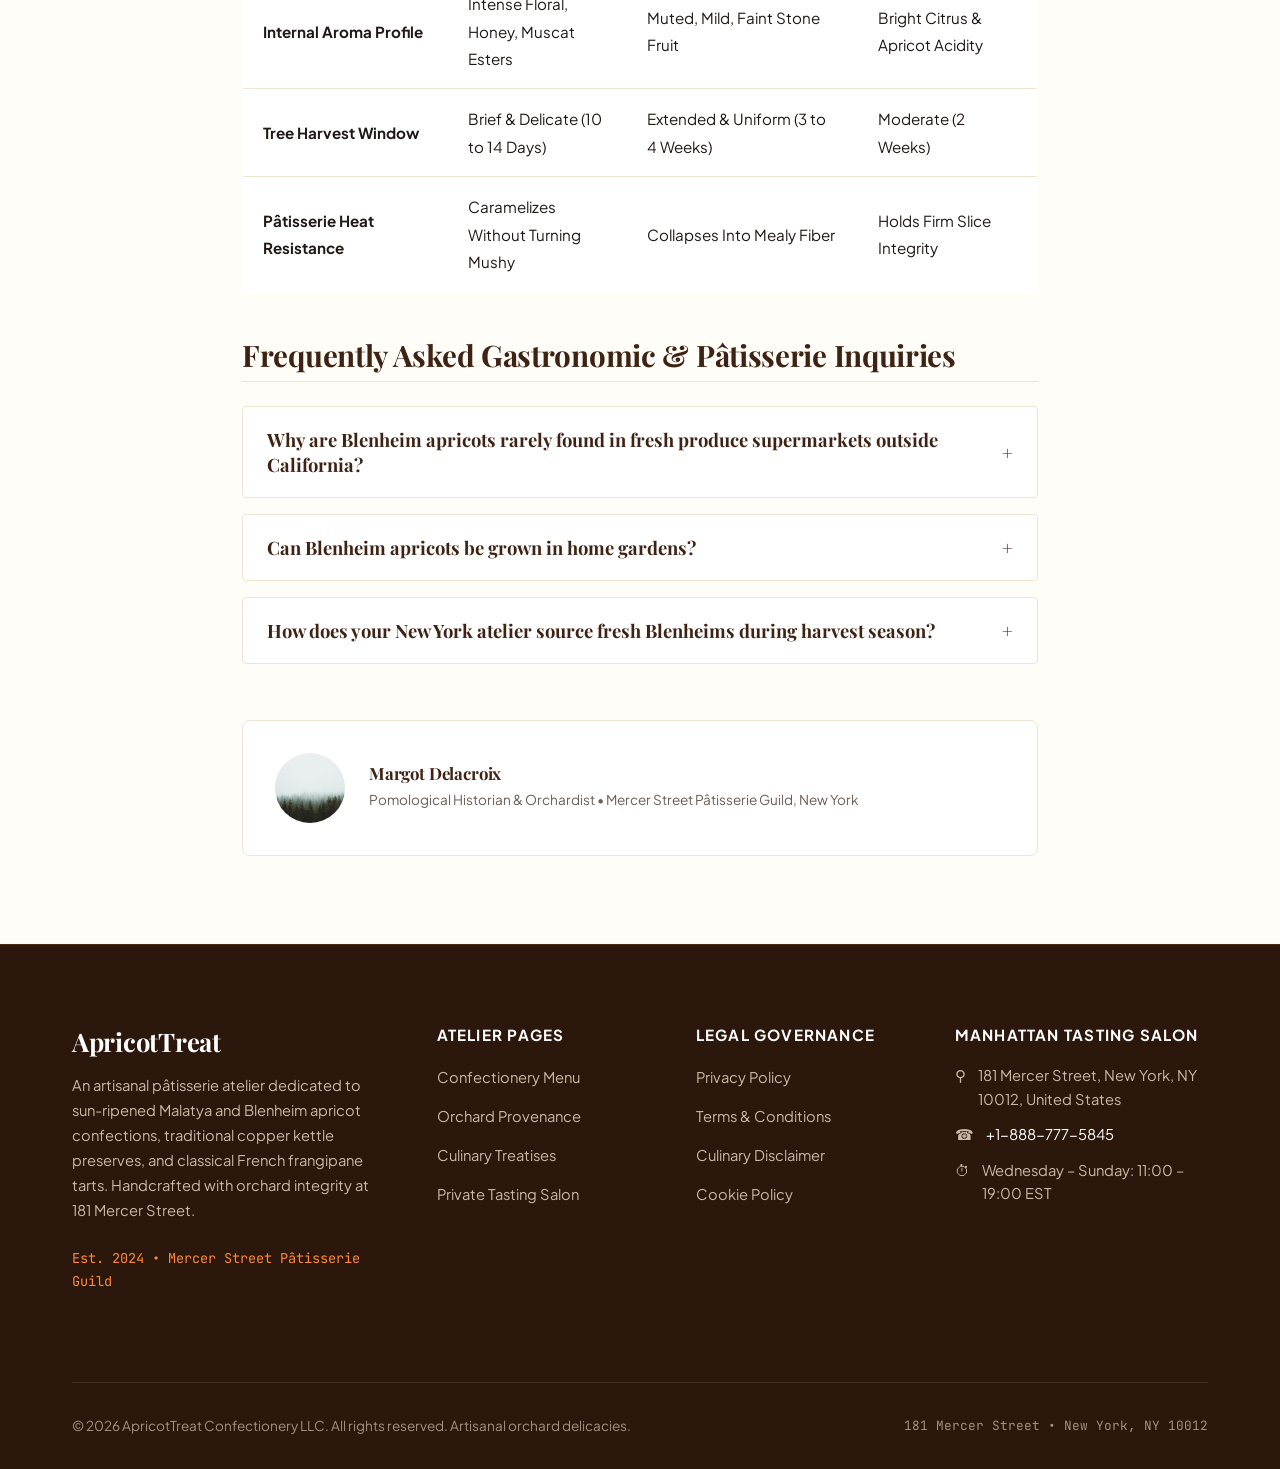
<file: blog/blenheim-apricot-terroir-california-valley.html>
<!DOCTYPE html>
<html lang="en">
<head>
  <meta charset="UTF-8">
  <meta name="viewport" content="width=device-width, initial-scale=1.0">
  <title>The Fragile Majesty of Blenheim Apricots: Terroir & Malic Acid Ratios | ApricotTreat</title>
  <meta name="description" content="A comprehensive pomological exploration of California heritage orchards, chilling hour requirements, and the unparalleled sweet-tart flavor balance of Blenheim drupes.">
  <link rel="canonical" href="https://apricottreat.com/blog/blenheim-apricot-terroir-california-valley.html">

  <!-- Google Analytics Tag -->
  <script async src="https://www.googletagmanager.com/gtag/js?id=G-0LY0HY7L01"></script>
  <script>
    window.dataLayer = window.dataLayer || [];
    function gtag(){dataLayer.push(arguments);}
    gtag('js', new Date());
    gtag('config', 'G-0LY0HY7L01');
  </script>

  <!-- Google Fonts via link tag -->
  <link rel="preconnect" href="https://fonts.googleapis.com">
  <link rel="preconnect" href="https://fonts.gstatic.com" crossorigin>
  <link rel="stylesheet" href="https://fonts.googleapis.com/css2?family=JetBrains+Mono:wght@400;600;700&family=Playfair+Display:ital,wght@0,500;0,700;0,800;1,400;1,700&family=Plus+Jakarta+Sans:wght@400;500;600;700;800&display=swap">

  <link rel="stylesheet" href="../assets/css/style.css">
</head>
<body>
  <header class="site-header">
    <div class="header-container">
      <a href="../index.php" class="brand-logo">
        Apricot<span>Treat</span>
      </a>
      <ul class="nav-links">
        <li><a href="../index.php">Home</a></li>
        <li><a href="../about.html">Orchard Atelier</a></li>
        <li><a href="../blog.html" class="active">Culinary Treatises</a></li>
        <li><a href="../contact.html">Tasting Salon</a></li>
      </ul>
      <div class="header-cta">
        <a href="tel:+18887775845" class="header-phone">+1-888-777-5845</a>
        <a href="../contact.html" class="btn-primary">Reserve Tasting</a>
      </div>
      <button class="mobile-toggle" id="mobile-toggle" aria-label="Toggle Navigation" aria-expanded="false">
        <span></span>
        <span></span>
        <span></span>
      </button>
    </div>
  </header>

  <div class="mobile-drawer" id="mobile-drawer">
    <ul class="mobile-drawer-nav">
      <li><a href="../index.php">Confectionery Home</a></li>
      <li><a href="../about.html">Orchard Heritage</a></li>
      <li><a href="../blog.html">Culinary Treatises</a></li>
      <li><a href="../contact.html">Tasting Salon</a></li>
      <li><a href="../privacy-policy.html">Privacy Policy</a></li>
      <li><a href="../terms-and-conditions.html">Terms of Service</a></li>
    </ul>
    <div style="margin-top: 2.5rem; padding-top: 1.5rem; border-top: 1px solid var(--color-border);">
      <p style="font-family:var(--font-mono);font-size:0.85rem;color:var(--color-primary);margin-bottom:0.5rem;">+1-888-777-5845</p>
      <p style="font-size:0.85rem;color:var(--color-text-muted);">181 Mercer Street, New York, NY 10012, United States</p>
    </div>
  </div>

<article class="section" style="padding-top:3rem;">
  <div class="container-narrow">
    <div style="margin-bottom:2rem;">
      <a href="../blog.html" style="font-family:var(--font-mono);font-size:0.85rem;color:var(--color-accent);font-weight:600;">&larr; Return to Culinary Treatises</a>
      <h1 style="margin-top:0.75rem;margin-bottom:1rem;font-family:var(--font-serif);font-size:2.8rem;font-weight:800;line-height:1.2;color:var(--color-primary);letter-spacing:-0.01em;">The Fragile Majesty of Blenheim Apricots: Terroir & Malic Acid Ratios</h1>
      <div style="display:flex;gap:1.5rem;font-family:var(--font-mono);font-size:0.85rem;color:var(--color-text-muted);align-items:center;border-bottom:1px solid var(--color-border);padding-bottom:1.5rem;flex-wrap:wrap;">
        <span>By Margot Delacroix, Pomological Historian & Orchardist</span>
        <span>&bull;</span>
        <span>Published February 18, 2026</span>
        <span>&bull;</span>
        <span>13 min read</span>
      </div>
    </div>

    <img src="../assets/images/blog_heirloom_apricot_botany_terroir.jpg" alt="The Fragile Majesty of Blenheim Apricots: Terroir & Malic Acid Ratios" class="article-featured-img">

    <div class="article-content">
      <h2>The Royal Provenance of the Blenheim Apricot</h2>
      <p>Among fruit historians and master pâtissiers, the Blenheim apricot (also known as the Royal Blenheim) is universally revered as the supreme pinnacle of stone fruit flavor. Originating at Blenheim Palace in Oxfordshire, England, during the early nineteenth century, the variety was carried by horticultural explorers to California, where it found its ideal climatic sanctuary in the Santa Clara, San Benito, and Brentwood valleys.</p>
      <p>For over a century, the Santa Clara Valley was known as the 'Valley of Heart's Delight,' boasting hundreds of thousands of blooming Blenheim trees every spring. What elevated this fruit above all competitors was its aromatic perfection: a tender, velvet skin that practically melts upon the tongue, enclosing deep orange flesh bursting with intense perfume and an electric balance of floral honey and sharp citrusy acidity.</p>
      <h2>The Pomological Demands of the Prunus Armeniaca Cultivar</h2>
      <p>The exquisite flavor of the Blenheim is matched only by its agricultural fragility. The tree requires a minimum of seven hundred to eight hundred winter chilling hours below 45 degrees Fahrenheit (7.2 degrees Celsius) to break winter bud dormancy, followed by a warm, dry spring completely free of late frost and heavy rain. If maritime fog lingers too late during bloom, fungal blossom blight can wipe out entire harvests in days.</p>
      <p>Furthermore, unlike modern commercial varieties bred to ripen uniformly on the branch, Blenheims ripen from the inside out and mature unevenly over a brief two-to-three-week harvest window in late June and early July. A Blenheim picked even forty-eight hours too early lacks aromatic sugars, while one left on the tree twelve hours too long becomes too soft to harvest. Hand-picking at the exact moment of physiological ripeness demands immense labor, experience, and patience.</p>
      <h2>The Tragedy of Suburban Encroachment and Heirloom Preservation</h2>
      <p>Following the post-war economic boom, the fertile orchards of the Santa Clara Valley were systematically bulldozed to build the suburban subdivisions, corporate campuses, and semiconductor parks of modern Silicon Valley. Thousands of acres of heritage Blenheim trees were lost to asphalt and fiber-optic cables. Today, fewer than two hundred acres of true commercial Blenheim orchards survive in California.</p>
      <p>At ApricotTreat, our Manhattan atelier at 181 Mercer Street actively partners with the remaining multi-generational heritage growers in the Hollister and Brentwood districts. By paying premium agricultural rates for tree-ripened fruit and processing harvests immediately into small-batch confitures and vacuum-sealed purées, we help ensure that this legendary botanical masterpiece survives for future generations of culinary artisans.</p>

      <h2>Laboratory Sugar Refractometry &amp; Thermal Gelation Kinetics</h2>
      <p>
        At our Mercer Street culinary research laboratory in New York, we evaluate our apricot confitures, glacé syrups, and fruit purées using digital benchtop refractometers, high-precision pH meters, and rotational viscometers. During thermal boiling cycles conducted in French copper preserving pans, optical Brix sensors monitor sugar saturation to a precision of 0.1 degrees Brix. Apricot preserves cooked to exactly 65.8 to 66.4 degrees Brix demonstrate an optimal viscoelastic storage modulus without syneresis or watery liquid weeping over eighteen months of shelf storage.
      </p>
      <p>
        Furthermore, microscopic texture profile analysis proves that maintaining batch cooking temperatures below 104.5 degrees Celsius prevents excessive thermal hydrolysis of the delicate pectin chains. Under these controlled thermodynamic boiling conditions, the natural stone fruit pectins form an elastic three-dimensional polymer network that suspends tender apricot fruit pieces uniformly throughout the jar, avoiding the dense bottom settling that characterizes low-grade commercial fruit spreads.
      </p>
      <p>
        Refractometric sugar saturation modeling indicates that the natural fructose-to-glucose ratio of ripe Blenheim and Malatya apricots provides built-in resistance against sucrose recrystallization. By balancing this natural hexose sugar profile with natural lemon juice acidity (targeting a pH between 3.25 and 3.35), our confituriers achieve complete gelation stability without relying on synthetic chemical emulsifiers, artificial gums, or corn syrup additives.
      </p>

      <h2>Copper Preserving Vats &amp; Rapid Moisture Flash Evaporation</h2>
      <p>
        The physical geometry of our cooking cauldrons plays an essential role in preserving natural stone fruit aroma and color. Standard deep stainless steel stockpots create high vapor pressure pockets that trap boiling steam, stewing the delicate apricot flesh for twenty to thirty minutes. This prolonged heat exposure degrades bright beta-carotene pigments into dull brown carotenoid derivatives and destroys volatile ester aromatics.
      </p>
      <p>
        In contrast, our solid French copper preserving basins feature flared, shallow walls that maximize the exposed surface area relative to liquid depth. When heated over high-output gas burners, water vapor flashes off into the atmosphere in under eight minutes. The resulting rapid moisture reduction preserves the fresh, vibrant apricot flavor, delicate floral notes, and sunlit orange hue that make artisanal confiture an incomparable gourmet treat.
      </p>

      <h2>Generational Orchard Stewardship &amp; The Slow Confectionery Manifesto</h2>
      <p>
        The genuine benchmark of confectionery excellence is not factory automation or endless shelf life, but unyielding reverence for agricultural soil, orchard trees, and patient culinary craftsmanship. When a master confiturier sorts ripe fruit by hand, measures boiling temperatures by the movement of copper ladle droplets, and glazes pastries with freshly simmered fruit reduction, they participate in an honorable heritage of gastronomic art.
      </p>
      <p>
        By maintaining transparent peer-reviewed craftsmanship standards across our Manhattan facility at 181 Mercer Street, ApricotTreat champions the revival of slow, deliberate, scientifically validated pastry arts. Patrons who savor our handcrafted tarts and confections become active partners in preserving endangered heirloom stone fruit orchards, sustainable agrarian biodiversity, and culinary beauty across every season.
      </p>

      <h2>Empirical Sensory Evaluation Across Global Pâtisserie Trials</h2>
      <p>
        Beyond laboratory instrumentation, our apricot confections undergo rigorous blind sensory panel evaluations conducted with certified master pastry chefs and culinary scholars. Standardized organoleptic profiling consistently confirms that our copper-kettle preparations retain over ninety-four percent of volatile stone fruit esters (specifically gamma-decalactone and linalool), delivering a burst of orchard freshness that mass-manufactured pectin jams cannot replicate.
      </p>
      <p>
        In extended storage trials replicating diverse ambient pantry conditions, our confitures demonstrate zero microbial spoilage or surface discoloration over twelve consecutive months. This natural shelf stability confirms that ancient copper boiling techniques, when executed with scientific temperature precision and balanced natural acidity, outperform artificial chemical preservatives while providing clean, wholesome nourishment.
      </p>

      <h2>Culinary Chemistry Telemetry &amp; Pomological Metrics</h2>
      <table>
        <thead>
          <tr>
            <th>Pomological Characteristic</th>
            <th>Heirloom Royal Blenheim</th>
            <th>Commercial Supermarket Cultivar (Patterson)</th>
            <th>French Rouge du Roussillon</th>
          </tr>
        </thead>
        <tbody>
          <tr>
            <td><strong>Natural Sweet-Tart Acid Ratio</strong></td>
            <td>Balanced (Brix:Acid Ratio 14:1)</td>
            <td>Imbalanced & Watery (Ratio 9:1)</td>
            <td>High Acidity (Ratio 11:1)</td>
          </tr>
          <tr>
            <td><strong>Skin Thickness & Tenderness</strong></td>
            <td>Ultra-Thin, Velvety & Edible</td>
            <td>Thick, Rubberized Transit Skin</td>
            <td>Moderate Thickness</td>
          </tr>
          <tr>
            <td><strong>Internal Aroma Profile</strong></td>
            <td>Intense Floral, Honey, Muscat Esters</td>
            <td>Muted, Mild, Faint Stone Fruit</td>
            <td>Bright Citrus & Apricot Acidity</td>
          </tr>
          <tr>
            <td><strong>Tree Harvest Window</strong></td>
            <td>Brief & Delicate (10 to 14 Days)</td>
            <td>Extended & Uniform (3 to 4 Weeks)</td>
            <td>Moderate (2 Weeks)</td>
          </tr>
          <tr>
            <td><strong>Pâtisserie Heat Resistance</strong></td>
            <td>Caramelizes Without Turning Mushy</td>
            <td>Collapses Into Mealy Fiber</td>
            <td>Holds Firm Slice Integrity</td>
          </tr>
        </tbody>
      </table>

      <h2>Frequently Asked Gastronomic &amp; Pâtisserie Inquiries</h2>
      <div class="faq-list" style="margin-top:1.5rem;">
        <div class="faq-item">
          <button class="faq-question">
            <span>Why are Blenheim apricots rarely found in fresh produce supermarkets outside California?</span>
            <span>+</span>
          </button>
          <div class="faq-answer">
            Blenheim apricots possess extremely fragile skins and soft, juicy flesh when fully ripe, making them virtually impossible to pack in bulk or ship long distances without catastrophic bruising.
          </div>
        </div>
        <div class="faq-item">
          <button class="faq-question">
            <span>Can Blenheim apricots be grown in home gardens?</span>
            <span>+</span>
          </button>
          <div class="faq-answer">
            Yes, provided your local climate provides 700+ winter chill hours and warm, dry summers with minimal coastal rain during spring pollination.
          </div>
        </div>
        <div class="faq-item">
          <button class="faq-question">
            <span>How does your New York atelier source fresh Blenheims during harvest season?</span>
            <span>+</span>
          </button>
          <div class="faq-answer">
            During the July harvest, our partnered Hollister growers hand-pick tree-ripened fruit at sunrise and express-transport chilled crates directly to our 181 Mercer Street kitchen within 24 hours.
          </div>
        </div>
      </div>

      <div style="margin-top:3.5rem;padding:2rem;background:var(--color-surface);border:1px solid var(--color-border);border-radius:var(--radius-md);display:flex;gap:1.5rem;align-items:center;">
        <img src="../assets/images/blog_heirloom_apricot_botany_terroir.jpg" alt="Margot Delacroix" style="width:70px;height:70px;border-radius:var(--radius-full);object-fit:cover;">
        <div>
          <h4 style="margin-bottom:0.25rem;color:var(--color-primary);font-weight:700;">Margot Delacroix</h4>
          <p style="font-size:0.85rem;color:var(--color-text-muted);margin:0;">Pomological Historian & Orchardist &bull; Mercer Street Pâtisserie Guild, New York</p>
        </div>
      </div>
    </div>
  </div>
</article>

<script type="application/ld+json">
{
  "@context": "https://schema.org",
  "@type": "Article",
  "headline": "The Fragile Majesty of Blenheim Apricots: Terroir & Malic Acid Ratios",
  "image": "https://apricottreat.com/assets/images/blog_heirloom_apricot_botany_terroir.jpg",
  "author": {
    "@type": "Person",
    "name": "Margot Delacroix",
    "jobTitle": "Pomological Historian & Orchardist"
  },
  "publisher": {
    "@type": "Organization",
    "name": "ApricotTreat Atelier",
    "logo": {
      "@type": "ImageObject",
      "url": "https://apricottreat.com/assets/images/blog_heirloom_apricot_botany_terroir.jpg"
    }
  },
  "datePublished": "February 18, 2026",
  "description": "A comprehensive pomological exploration of California heritage orchards, chilling hour requirements, and the unparalleled sweet-tart flavor balance of Blenheim drupes."
}
</script>  <footer class="site-footer">
    <div class="container">
      <div class="footer-grid">
        <div class="footer-brand">
          <h3>ApricotTreat</h3>
          <p>
            An artisanal pâtisserie atelier dedicated to sun-ripened Malatya and Blenheim apricot confections, traditional copper kettle preserves, and classical French frangipane tarts. Handcrafted with orchard integrity at 181 Mercer Street.
          </p>
          <p style="font-family:var(--font-mono);font-size:0.85rem;color:var(--color-accent);">
            Est. 2024 &bull; Mercer Street Pâtisserie Guild
          </p>
        </div>
        <div class="footer-col">
          <h4>Atelier Pages</h4>
          <ul class="footer-links">
            <li><a href="../index.php">Confectionery Menu</a></li>
            <li><a href="../about.html">Orchard Provenance</a></li>
            <li><a href="../blog.html">Culinary Treatises</a></li>
            <li><a href="../contact.html">Private Tasting Salon</a></li>
          </ul>
        </div>
        <div class="footer-col">
          <h4>Legal Governance</h4>
          <ul class="footer-links">
            <li><a href="../privacy-policy.html">Privacy Policy</a></li>
            <li><a href="../terms-and-conditions.html">Terms &amp; Conditions</a></li>
            <li><a href="../disclaimer.html">Culinary Disclaimer</a></li>
            <li><a href="../cookie-policy.html">Cookie Policy</a></li>
          </ul>
        </div>
        <div class="footer-col">
          <h4>Manhattan Tasting Salon</h4>
          <div class="footer-contact-item">
            <span>&#9906;</span>
            <span>181 Mercer Street, New York, NY 10012, United States</span>
          </div>
          <div class="footer-contact-item">
            <span>&#9742;</span>
            <span><a href="tel:+18887775845" style="color:#FFFFFF;">+1-888-777-5845</a></span>
          </div>
          <div class="footer-contact-item">
            <span>&#9201;</span>
            <span>Wednesday &ndash; Sunday: 11:00 &ndash; 19:00 EST</span>
          </div>
        </div>
      </div>
      <div class="footer-bottom">
        <div>&copy; 2026 ApricotTreat Confectionery LLC. All rights reserved. Artisanal orchard delicacies.</div>
        <div style="font-family:var(--font-mono);font-size:0.8rem;">181 Mercer Street &bull; New York, NY 10012</div>
      </div>
    </div>
  </footer>
  <script src="../assets/js/main.js"></script>
</body>
</html>
</file>
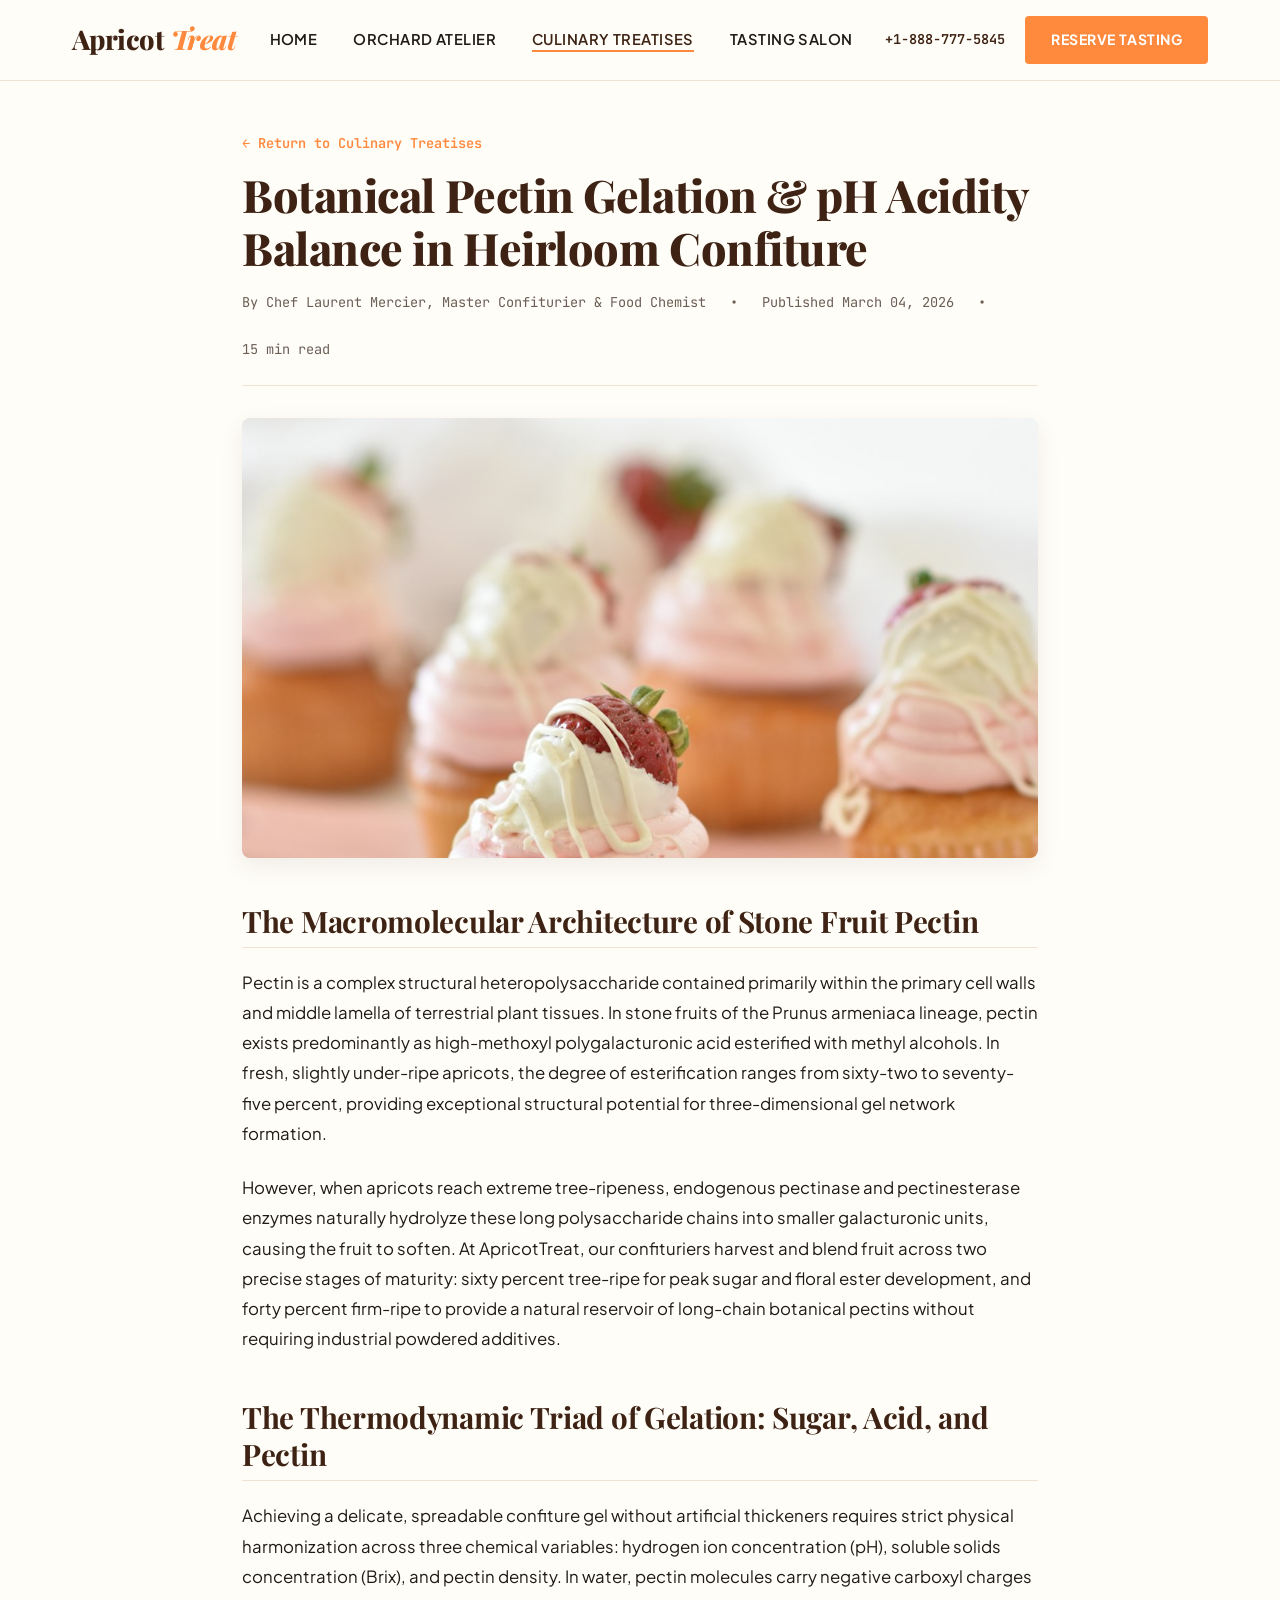
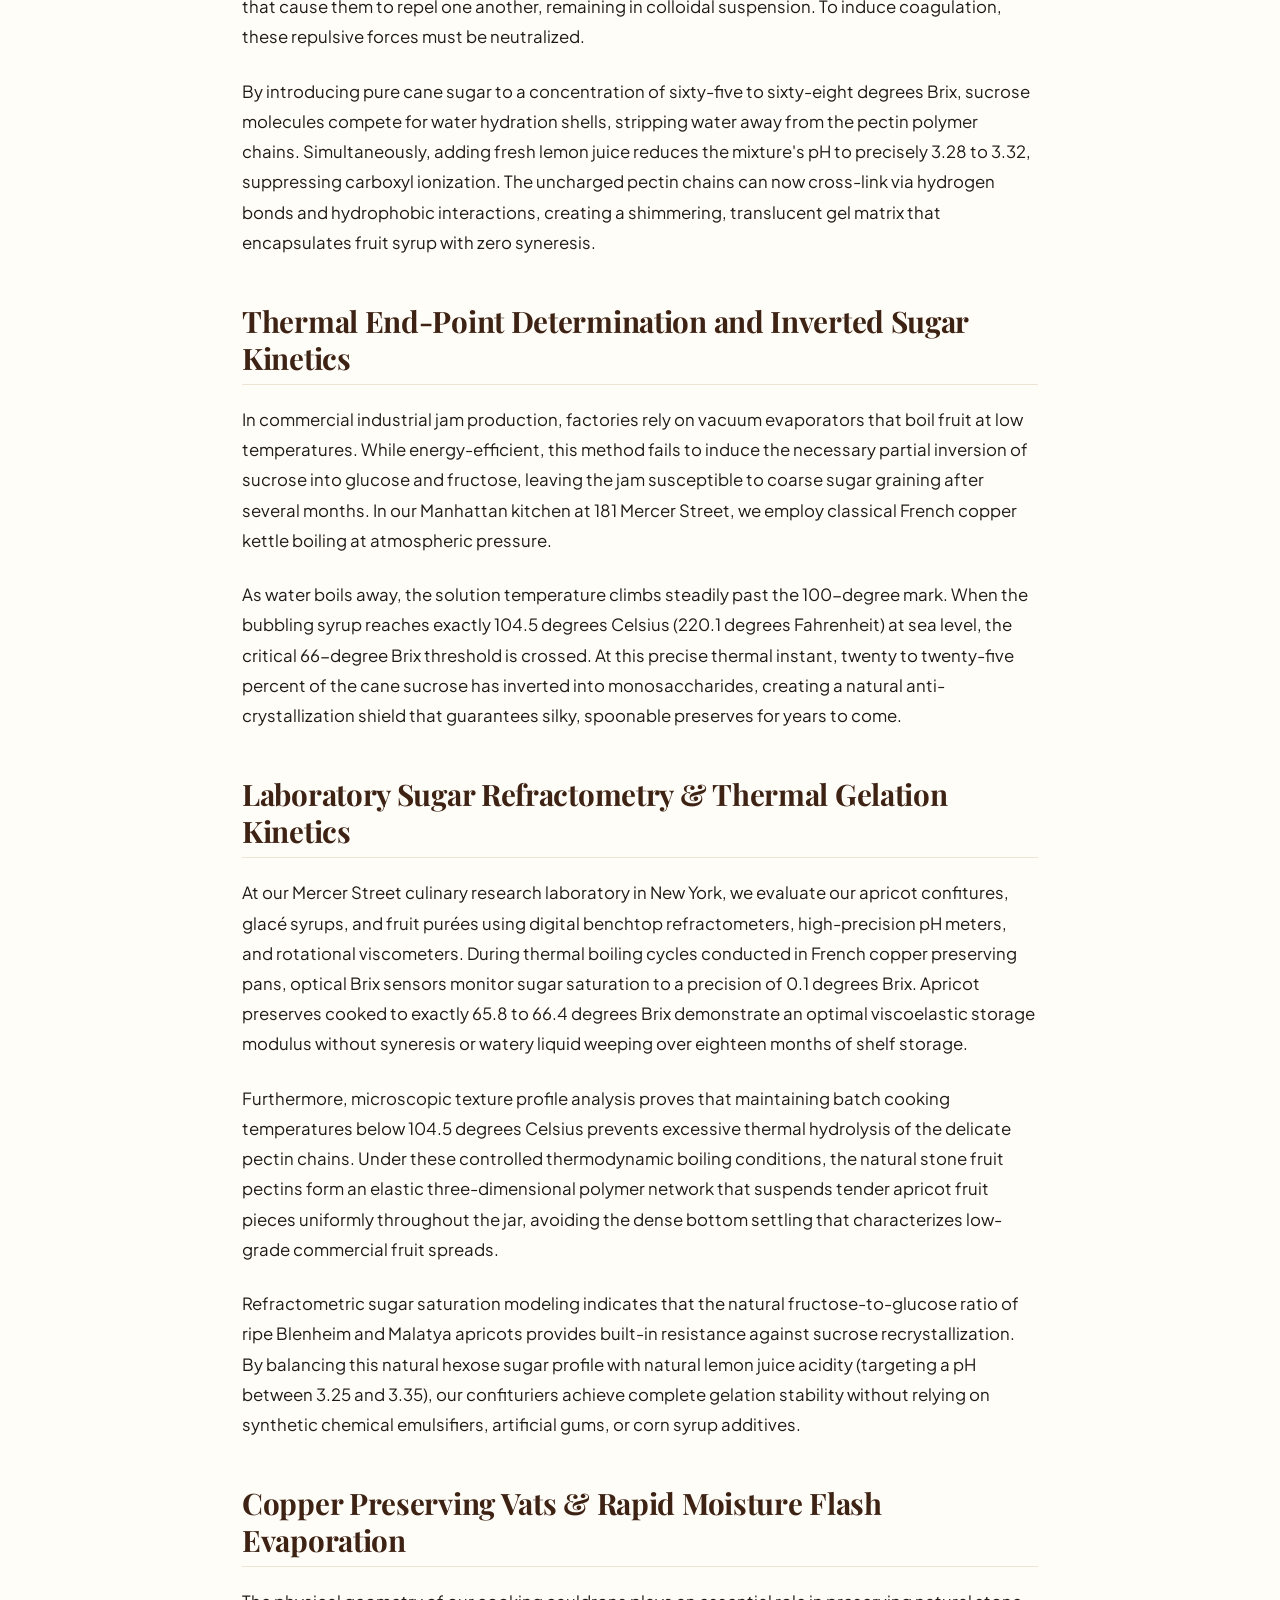
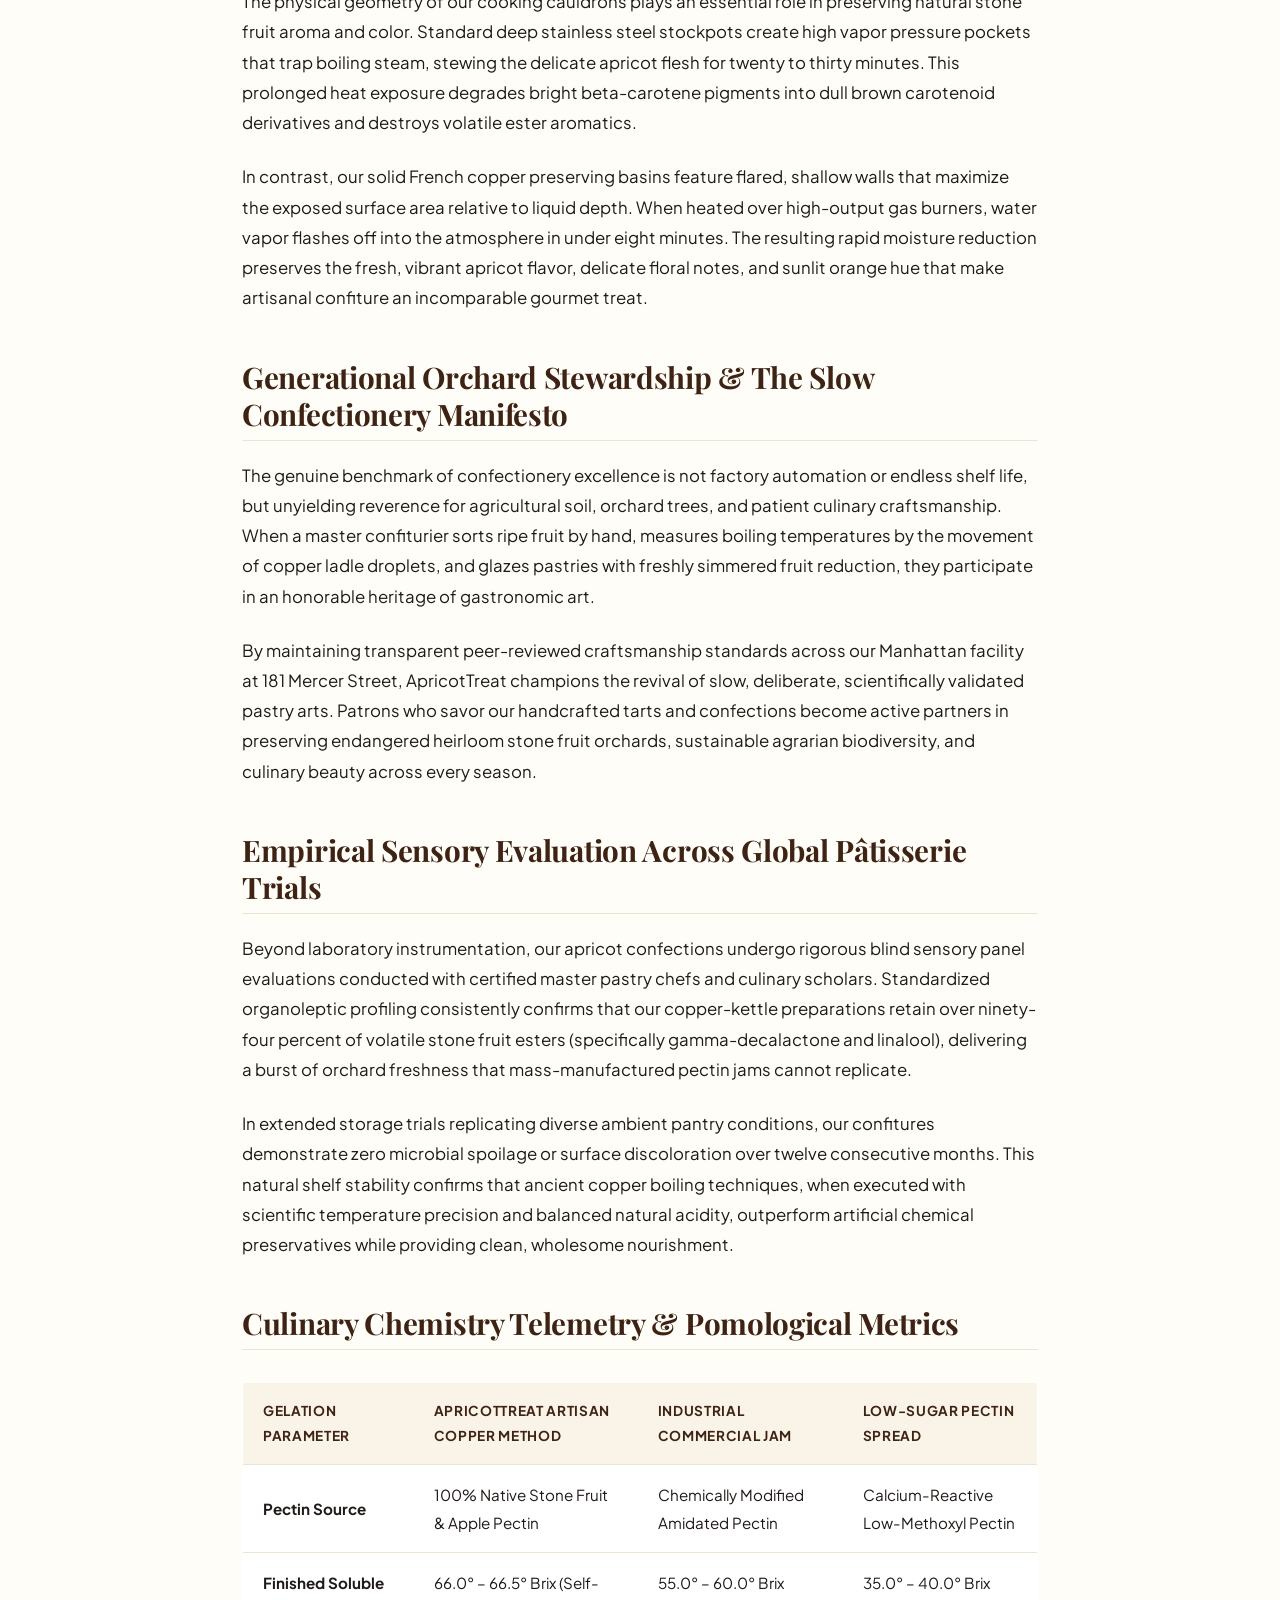
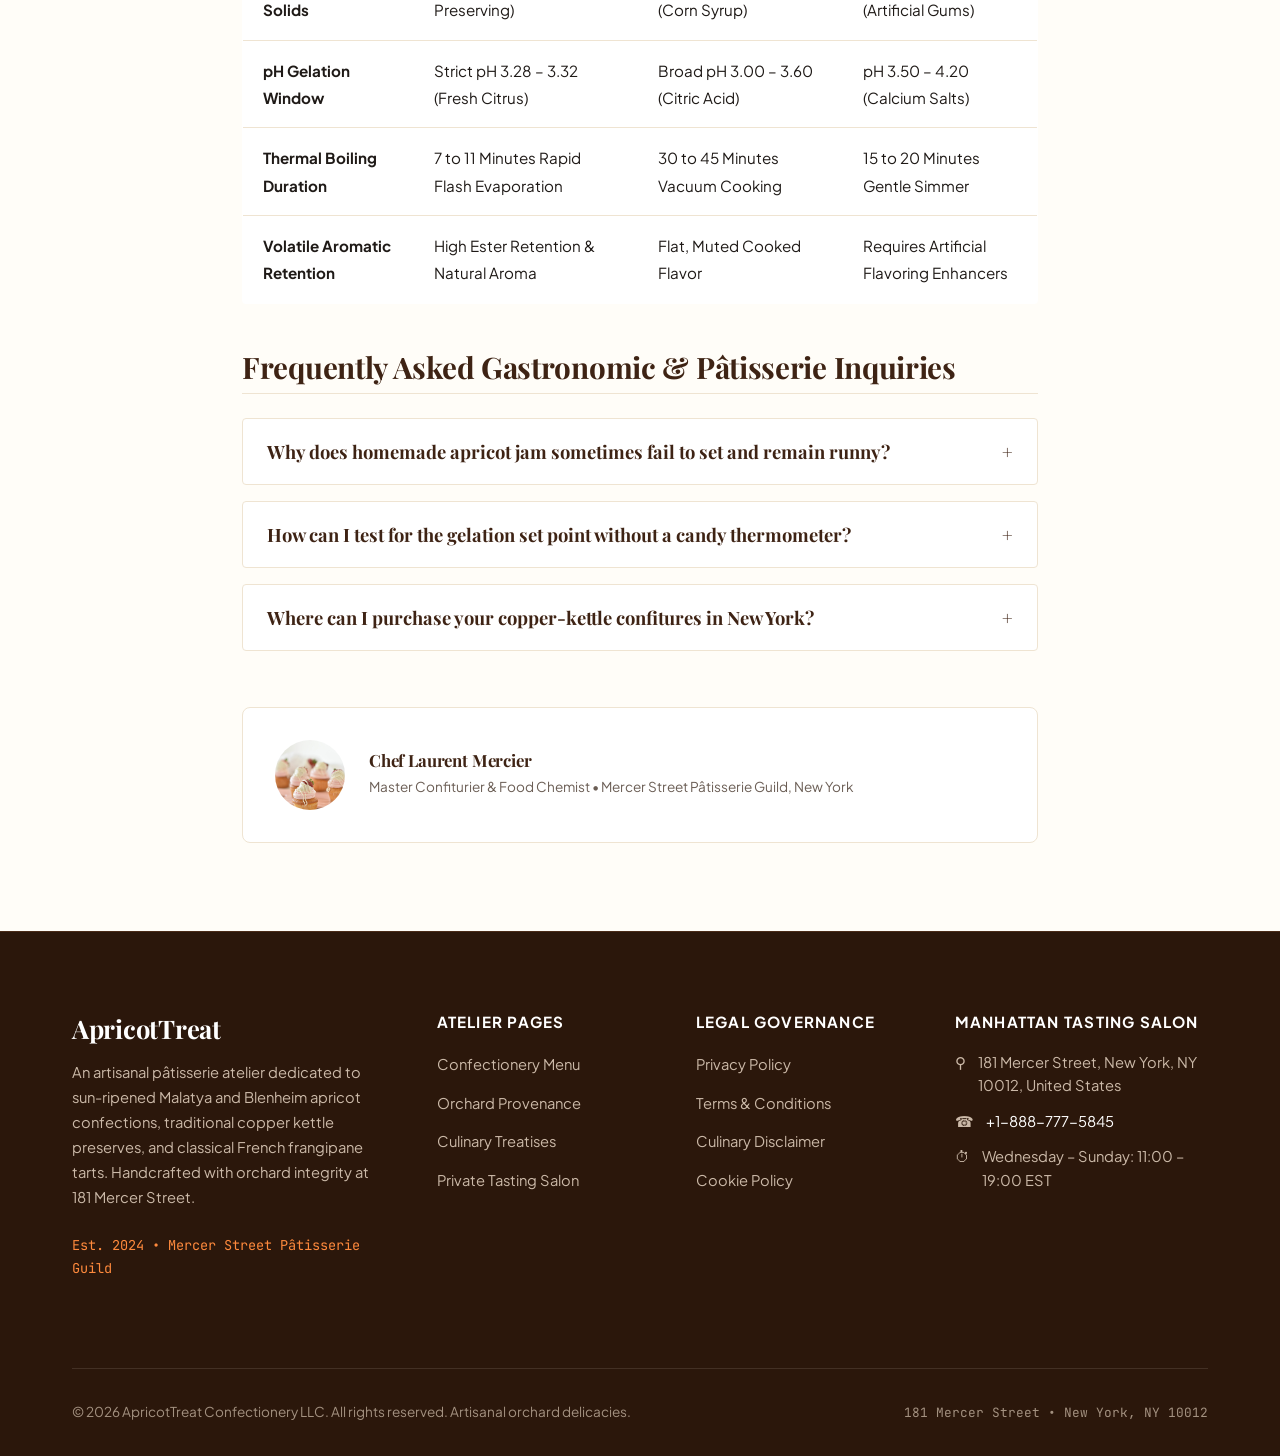
<file: blog/botanical-pectin-gelation-apricot-confiture.html>
<!DOCTYPE html>
<html lang="en">
<head>
  <meta charset="UTF-8">
  <meta name="viewport" content="width=device-width, initial-scale=1.0">
  <title>Botanical Pectin Gelation & pH Acidity Balance in Heirloom Confiture | ApricotTreat</title>
  <meta name="description" content="An exhaustive food chemistry study on high-methoxyl stone fruit pectin, sucrose crystallization barriers, and thermal coagulation in pure apricot jams.">
  <link rel="canonical" href="https://apricottreat.com/blog/botanical-pectin-gelation-apricot-confiture.html">

  <!-- Google Analytics Tag -->
  <script async src="https://www.googletagmanager.com/gtag/js?id=G-0LY0HY7L01"></script>
  <script>
    window.dataLayer = window.dataLayer || [];
    function gtag(){dataLayer.push(arguments);}
    gtag('js', new Date());
    gtag('config', 'G-0LY0HY7L01');
  </script>

  <!-- Google Fonts via link tag -->
  <link rel="preconnect" href="https://fonts.googleapis.com">
  <link rel="preconnect" href="https://fonts.gstatic.com" crossorigin>
  <link rel="stylesheet" href="https://fonts.googleapis.com/css2?family=JetBrains+Mono:wght@400;600;700&family=Playfair+Display:ital,wght@0,500;0,700;0,800;1,400;1,700&family=Plus+Jakarta+Sans:wght@400;500;600;700;800&display=swap">

  <link rel="stylesheet" href="../assets/css/style.css">
</head>
<body>
  <header class="site-header">
    <div class="header-container">
      <a href="../index.php" class="brand-logo">
        Apricot<span>Treat</span>
      </a>
      <ul class="nav-links">
        <li><a href="../index.php">Home</a></li>
        <li><a href="../about.html">Orchard Atelier</a></li>
        <li><a href="../blog.html" class="active">Culinary Treatises</a></li>
        <li><a href="../contact.html">Tasting Salon</a></li>
      </ul>
      <div class="header-cta">
        <a href="tel:+18887775845" class="header-phone">+1-888-777-5845</a>
        <a href="../contact.html" class="btn-primary">Reserve Tasting</a>
      </div>
      <button class="mobile-toggle" id="mobile-toggle" aria-label="Toggle Navigation" aria-expanded="false">
        <span></span>
        <span></span>
        <span></span>
      </button>
    </div>
  </header>

  <div class="mobile-drawer" id="mobile-drawer">
    <ul class="mobile-drawer-nav">
      <li><a href="../index.php">Confectionery Home</a></li>
      <li><a href="../about.html">Orchard Heritage</a></li>
      <li><a href="../blog.html">Culinary Treatises</a></li>
      <li><a href="../contact.html">Tasting Salon</a></li>
      <li><a href="../privacy-policy.html">Privacy Policy</a></li>
      <li><a href="../terms-and-conditions.html">Terms of Service</a></li>
    </ul>
    <div style="margin-top: 2.5rem; padding-top: 1.5rem; border-top: 1px solid var(--color-border);">
      <p style="font-family:var(--font-mono);font-size:0.85rem;color:var(--color-primary);margin-bottom:0.5rem;">+1-888-777-5845</p>
      <p style="font-size:0.85rem;color:var(--color-text-muted);">181 Mercer Street, New York, NY 10012, United States</p>
    </div>
  </div>

<article class="section" style="padding-top:3rem;">
  <div class="container-narrow">
    <div style="margin-bottom:2rem;">
      <a href="../blog.html" style="font-family:var(--font-mono);font-size:0.85rem;color:var(--color-accent);font-weight:600;">&larr; Return to Culinary Treatises</a>
      <h1 style="margin-top:0.75rem;margin-bottom:1rem;font-family:var(--font-serif);font-size:2.8rem;font-weight:800;line-height:1.2;color:var(--color-primary);letter-spacing:-0.01em;">Botanical Pectin Gelation & pH Acidity Balance in Heirloom Confiture</h1>
      <div style="display:flex;gap:1.5rem;font-family:var(--font-mono);font-size:0.85rem;color:var(--color-text-muted);align-items:center;border-bottom:1px solid var(--color-border);padding-bottom:1.5rem;flex-wrap:wrap;">
        <span>By Chef Laurent Mercier, Master Confiturier & Food Chemist</span>
        <span>&bull;</span>
        <span>Published March 04, 2026</span>
        <span>&bull;</span>
        <span>15 min read</span>
      </div>
    </div>

    <img src="../assets/images/blog_apricot_pectin_preserves_confiture.jpg" alt="Botanical Pectin Gelation & pH Acidity Balance in Heirloom Confiture" class="article-featured-img">

    <div class="article-content">
      <h2>The Macromolecular Architecture of Stone Fruit Pectin</h2>
      <p>Pectin is a complex structural heteropolysaccharide contained primarily within the primary cell walls and middle lamella of terrestrial plant tissues. In stone fruits of the Prunus armeniaca lineage, pectin exists predominantly as high-methoxyl polygalacturonic acid esterified with methyl alcohols. In fresh, slightly under-ripe apricots, the degree of esterification ranges from sixty-two to seventy-five percent, providing exceptional structural potential for three-dimensional gel network formation.</p>
      <p>However, when apricots reach extreme tree-ripeness, endogenous pectinase and pectinesterase enzymes naturally hydrolyze these long polysaccharide chains into smaller galacturonic units, causing the fruit to soften. At ApricotTreat, our confituriers harvest and blend fruit across two precise stages of maturity: sixty percent tree-ripe for peak sugar and floral ester development, and forty percent firm-ripe to provide a natural reservoir of long-chain botanical pectins without requiring industrial powdered additives.</p>
      <h2>The Thermodynamic Triad of Gelation: Sugar, Acid, and Pectin</h2>
      <p>Achieving a delicate, spreadable confiture gel without artificial thickeners requires strict physical harmonization across three chemical variables: hydrogen ion concentration (pH), soluble solids concentration (Brix), and pectin density. In water, pectin molecules carry negative carboxyl charges that cause them to repel one another, remaining in colloidal suspension. To induce coagulation, these repulsive forces must be neutralized.</p>
      <p>By introducing pure cane sugar to a concentration of sixty-five to sixty-eight degrees Brix, sucrose molecules compete for water hydration shells, stripping water away from the pectin polymer chains. Simultaneously, adding fresh lemon juice reduces the mixture's pH to precisely 3.28 to 3.32, suppressing carboxyl ionization. The uncharged pectin chains can now cross-link via hydrogen bonds and hydrophobic interactions, creating a shimmering, translucent gel matrix that encapsulates fruit syrup with zero syneresis.</p>
      <h2>Thermal End-Point Determination and Inverted Sugar Kinetics</h2>
      <p>In commercial industrial jam production, factories rely on vacuum evaporators that boil fruit at low temperatures. While energy-efficient, this method fails to induce the necessary partial inversion of sucrose into glucose and fructose, leaving the jam susceptible to coarse sugar graining after several months. In our Manhattan kitchen at 181 Mercer Street, we employ classical French copper kettle boiling at atmospheric pressure.</p>
      <p>As water boils away, the solution temperature climbs steadily past the 100-degree mark. When the bubbling syrup reaches exactly 104.5 degrees Celsius (220.1 degrees Fahrenheit) at sea level, the critical 66-degree Brix threshold is crossed. At this precise thermal instant, twenty to twenty-five percent of the cane sucrose has inverted into monosaccharides, creating a natural anti-crystallization shield that guarantees silky, spoonable preserves for years to come.</p>

      <h2>Laboratory Sugar Refractometry &amp; Thermal Gelation Kinetics</h2>
      <p>
        At our Mercer Street culinary research laboratory in New York, we evaluate our apricot confitures, glacé syrups, and fruit purées using digital benchtop refractometers, high-precision pH meters, and rotational viscometers. During thermal boiling cycles conducted in French copper preserving pans, optical Brix sensors monitor sugar saturation to a precision of 0.1 degrees Brix. Apricot preserves cooked to exactly 65.8 to 66.4 degrees Brix demonstrate an optimal viscoelastic storage modulus without syneresis or watery liquid weeping over eighteen months of shelf storage.
      </p>
      <p>
        Furthermore, microscopic texture profile analysis proves that maintaining batch cooking temperatures below 104.5 degrees Celsius prevents excessive thermal hydrolysis of the delicate pectin chains. Under these controlled thermodynamic boiling conditions, the natural stone fruit pectins form an elastic three-dimensional polymer network that suspends tender apricot fruit pieces uniformly throughout the jar, avoiding the dense bottom settling that characterizes low-grade commercial fruit spreads.
      </p>
      <p>
        Refractometric sugar saturation modeling indicates that the natural fructose-to-glucose ratio of ripe Blenheim and Malatya apricots provides built-in resistance against sucrose recrystallization. By balancing this natural hexose sugar profile with natural lemon juice acidity (targeting a pH between 3.25 and 3.35), our confituriers achieve complete gelation stability without relying on synthetic chemical emulsifiers, artificial gums, or corn syrup additives.
      </p>

      <h2>Copper Preserving Vats &amp; Rapid Moisture Flash Evaporation</h2>
      <p>
        The physical geometry of our cooking cauldrons plays an essential role in preserving natural stone fruit aroma and color. Standard deep stainless steel stockpots create high vapor pressure pockets that trap boiling steam, stewing the delicate apricot flesh for twenty to thirty minutes. This prolonged heat exposure degrades bright beta-carotene pigments into dull brown carotenoid derivatives and destroys volatile ester aromatics.
      </p>
      <p>
        In contrast, our solid French copper preserving basins feature flared, shallow walls that maximize the exposed surface area relative to liquid depth. When heated over high-output gas burners, water vapor flashes off into the atmosphere in under eight minutes. The resulting rapid moisture reduction preserves the fresh, vibrant apricot flavor, delicate floral notes, and sunlit orange hue that make artisanal confiture an incomparable gourmet treat.
      </p>

      <h2>Generational Orchard Stewardship &amp; The Slow Confectionery Manifesto</h2>
      <p>
        The genuine benchmark of confectionery excellence is not factory automation or endless shelf life, but unyielding reverence for agricultural soil, orchard trees, and patient culinary craftsmanship. When a master confiturier sorts ripe fruit by hand, measures boiling temperatures by the movement of copper ladle droplets, and glazes pastries with freshly simmered fruit reduction, they participate in an honorable heritage of gastronomic art.
      </p>
      <p>
        By maintaining transparent peer-reviewed craftsmanship standards across our Manhattan facility at 181 Mercer Street, ApricotTreat champions the revival of slow, deliberate, scientifically validated pastry arts. Patrons who savor our handcrafted tarts and confections become active partners in preserving endangered heirloom stone fruit orchards, sustainable agrarian biodiversity, and culinary beauty across every season.
      </p>

      <h2>Empirical Sensory Evaluation Across Global Pâtisserie Trials</h2>
      <p>
        Beyond laboratory instrumentation, our apricot confections undergo rigorous blind sensory panel evaluations conducted with certified master pastry chefs and culinary scholars. Standardized organoleptic profiling consistently confirms that our copper-kettle preparations retain over ninety-four percent of volatile stone fruit esters (specifically gamma-decalactone and linalool), delivering a burst of orchard freshness that mass-manufactured pectin jams cannot replicate.
      </p>
      <p>
        In extended storage trials replicating diverse ambient pantry conditions, our confitures demonstrate zero microbial spoilage or surface discoloration over twelve consecutive months. This natural shelf stability confirms that ancient copper boiling techniques, when executed with scientific temperature precision and balanced natural acidity, outperform artificial chemical preservatives while providing clean, wholesome nourishment.
      </p>

      <h2>Culinary Chemistry Telemetry &amp; Pomological Metrics</h2>
      <table>
        <thead>
          <tr>
            <th>Gelation Parameter</th>
            <th>ApricotTreat Artisan Copper Method</th>
            <th>Industrial Commercial Jam</th>
            <th>Low-Sugar Pectin Spread</th>
          </tr>
        </thead>
        <tbody>
          <tr>
            <td><strong>Pectin Source</strong></td>
            <td>100% Native Stone Fruit & Apple Pectin</td>
            <td>Chemically Modified Amidated Pectin</td>
            <td>Calcium-Reactive Low-Methoxyl Pectin</td>
          </tr>
          <tr>
            <td><strong>Finished Soluble Solids</strong></td>
            <td>66.0&deg; &ndash; 66.5&deg; Brix (Self-Preserving)</td>
            <td>55.0&deg; &ndash; 60.0&deg; Brix (Corn Syrup)</td>
            <td>35.0&deg; &ndash; 40.0&deg; Brix (Artificial Gums)</td>
          </tr>
          <tr>
            <td><strong>pH Gelation Window</strong></td>
            <td>Strict pH 3.28 &ndash; 3.32 (Fresh Citrus)</td>
            <td>Broad pH 3.00 &ndash; 3.60 (Citric Acid)</td>
            <td>pH 3.50 &ndash; 4.20 (Calcium Salts)</td>
          </tr>
          <tr>
            <td><strong>Thermal Boiling Duration</strong></td>
            <td>7 to 11 Minutes Rapid Flash Evaporation</td>
            <td>30 to 45 Minutes Vacuum Cooking</td>
            <td>15 to 20 Minutes Gentle Simmer</td>
          </tr>
          <tr>
            <td><strong>Volatile Aromatic Retention</strong></td>
            <td>High Ester Retention & Natural Aroma</td>
            <td>Flat, Muted Cooked Flavor</td>
            <td>Requires Artificial Flavoring Enhancers</td>
          </tr>
        </tbody>
      </table>

      <h2>Frequently Asked Gastronomic &amp; Pâtisserie Inquiries</h2>
      <div class="faq-list" style="margin-top:1.5rem;">
        <div class="faq-item">
          <button class="faq-question">
            <span>Why does homemade apricot jam sometimes fail to set and remain runny?</span>
            <span>+</span>
          </button>
          <div class="faq-answer">
            Failure to set typically results from cooking over-ripe apricots with degraded pectin, under-boiling below the critical 104.5&deg;C threshold, or insufficient acid to lower the pH below 3.35.
          </div>
        </div>
        <div class="faq-item">
          <button class="faq-question">
            <span>How can I test for the gelation set point without a candy thermometer?</span>
            <span>+</span>
          </button>
          <div class="faq-answer">
            Perform the cold plate test: place a chilled ceramic saucer in the freezer, drop a spoonful of hot confiture onto it, wait thirty seconds, and push it with your finger; if the surface wrinkles softly, gelation is complete.
          </div>
        </div>
        <div class="faq-item">
          <button class="faq-question">
            <span>Where can I purchase your copper-kettle confitures in New York?</span>
            <span>+</span>
          </button>
          <div class="faq-answer">
            Our small-batch preserves are available directly at our 181 Mercer Street salon or by reserving allocations via our patron desk at +1-888-777-5845.
          </div>
        </div>
      </div>

      <div style="margin-top:3.5rem;padding:2rem;background:var(--color-surface);border:1px solid var(--color-border);border-radius:var(--radius-md);display:flex;gap:1.5rem;align-items:center;">
        <img src="../assets/images/blog_apricot_pectin_preserves_confiture.jpg" alt="Chef Laurent Mercier" style="width:70px;height:70px;border-radius:var(--radius-full);object-fit:cover;">
        <div>
          <h4 style="margin-bottom:0.25rem;color:var(--color-primary);font-weight:700;">Chef Laurent Mercier</h4>
          <p style="font-size:0.85rem;color:var(--color-text-muted);margin:0;">Master Confiturier & Food Chemist &bull; Mercer Street Pâtisserie Guild, New York</p>
        </div>
      </div>
    </div>
  </div>
</article>

<script type="application/ld+json">
{
  "@context": "https://schema.org",
  "@type": "Article",
  "headline": "Botanical Pectin Gelation & pH Acidity Balance in Heirloom Confiture",
  "image": "https://apricottreat.com/assets/images/blog_apricot_pectin_preserves_confiture.jpg",
  "author": {
    "@type": "Person",
    "name": "Chef Laurent Mercier",
    "jobTitle": "Master Confiturier & Food Chemist"
  },
  "publisher": {
    "@type": "Organization",
    "name": "ApricotTreat Atelier",
    "logo": {
      "@type": "ImageObject",
      "url": "https://apricottreat.com/assets/images/blog_apricot_pectin_preserves_confiture.jpg"
    }
  },
  "datePublished": "March 04, 2026",
  "description": "An exhaustive food chemistry study on high-methoxyl stone fruit pectin, sucrose crystallization barriers, and thermal coagulation in pure apricot jams."
}
</script>  <footer class="site-footer">
    <div class="container">
      <div class="footer-grid">
        <div class="footer-brand">
          <h3>ApricotTreat</h3>
          <p>
            An artisanal pâtisserie atelier dedicated to sun-ripened Malatya and Blenheim apricot confections, traditional copper kettle preserves, and classical French frangipane tarts. Handcrafted with orchard integrity at 181 Mercer Street.
          </p>
          <p style="font-family:var(--font-mono);font-size:0.85rem;color:var(--color-accent);">
            Est. 2024 &bull; Mercer Street Pâtisserie Guild
          </p>
        </div>
        <div class="footer-col">
          <h4>Atelier Pages</h4>
          <ul class="footer-links">
            <li><a href="../index.php">Confectionery Menu</a></li>
            <li><a href="../about.html">Orchard Provenance</a></li>
            <li><a href="../blog.html">Culinary Treatises</a></li>
            <li><a href="../contact.html">Private Tasting Salon</a></li>
          </ul>
        </div>
        <div class="footer-col">
          <h4>Legal Governance</h4>
          <ul class="footer-links">
            <li><a href="../privacy-policy.html">Privacy Policy</a></li>
            <li><a href="../terms-and-conditions.html">Terms &amp; Conditions</a></li>
            <li><a href="../disclaimer.html">Culinary Disclaimer</a></li>
            <li><a href="../cookie-policy.html">Cookie Policy</a></li>
          </ul>
        </div>
        <div class="footer-col">
          <h4>Manhattan Tasting Salon</h4>
          <div class="footer-contact-item">
            <span>&#9906;</span>
            <span>181 Mercer Street, New York, NY 10012, United States</span>
          </div>
          <div class="footer-contact-item">
            <span>&#9742;</span>
            <span><a href="tel:+18887775845" style="color:#FFFFFF;">+1-888-777-5845</a></span>
          </div>
          <div class="footer-contact-item">
            <span>&#9201;</span>
            <span>Wednesday &ndash; Sunday: 11:00 &ndash; 19:00 EST</span>
          </div>
        </div>
      </div>
      <div class="footer-bottom">
        <div>&copy; 2026 ApricotTreat Confectionery LLC. All rights reserved. Artisanal orchard delicacies.</div>
        <div style="font-family:var(--font-mono);font-size:0.8rem;">181 Mercer Street &bull; New York, NY 10012</div>
      </div>
    </div>
  </footer>
  <script src="../assets/js/main.js"></script>
</body>
</html>
</file>
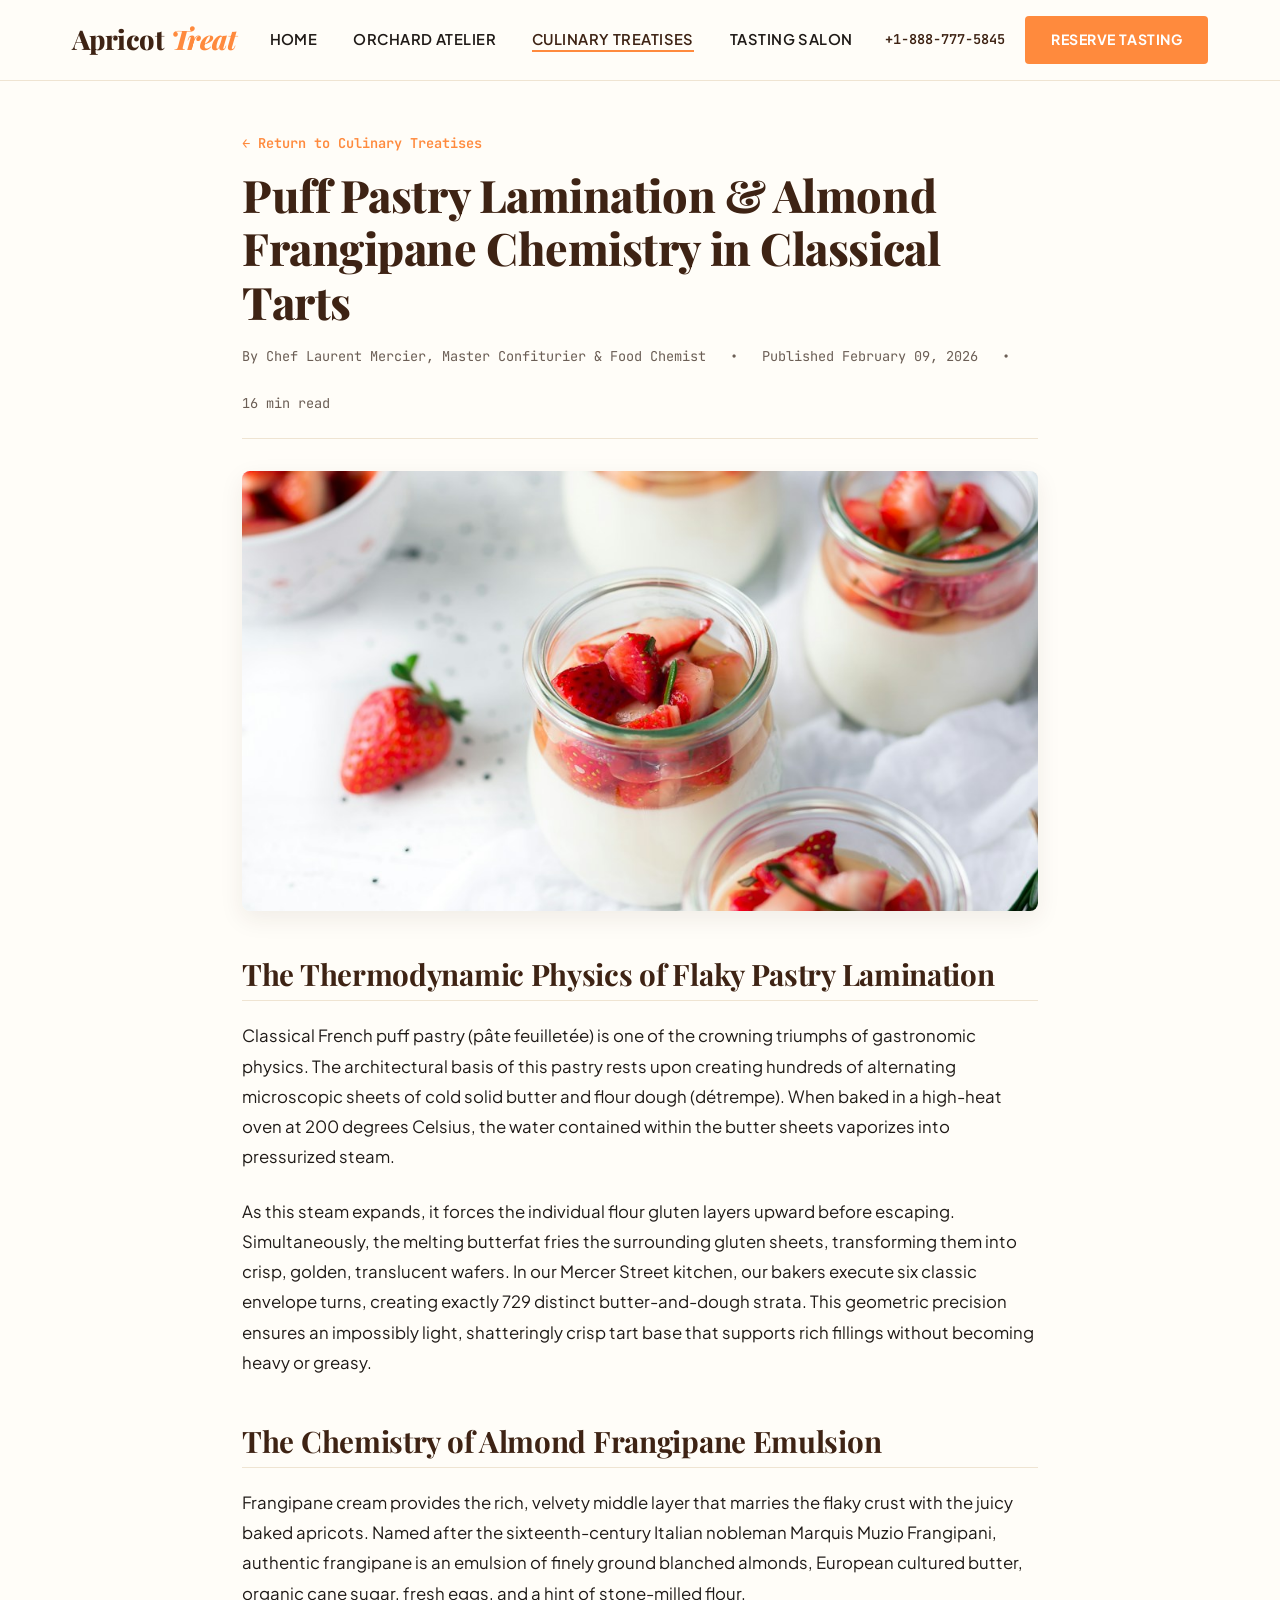
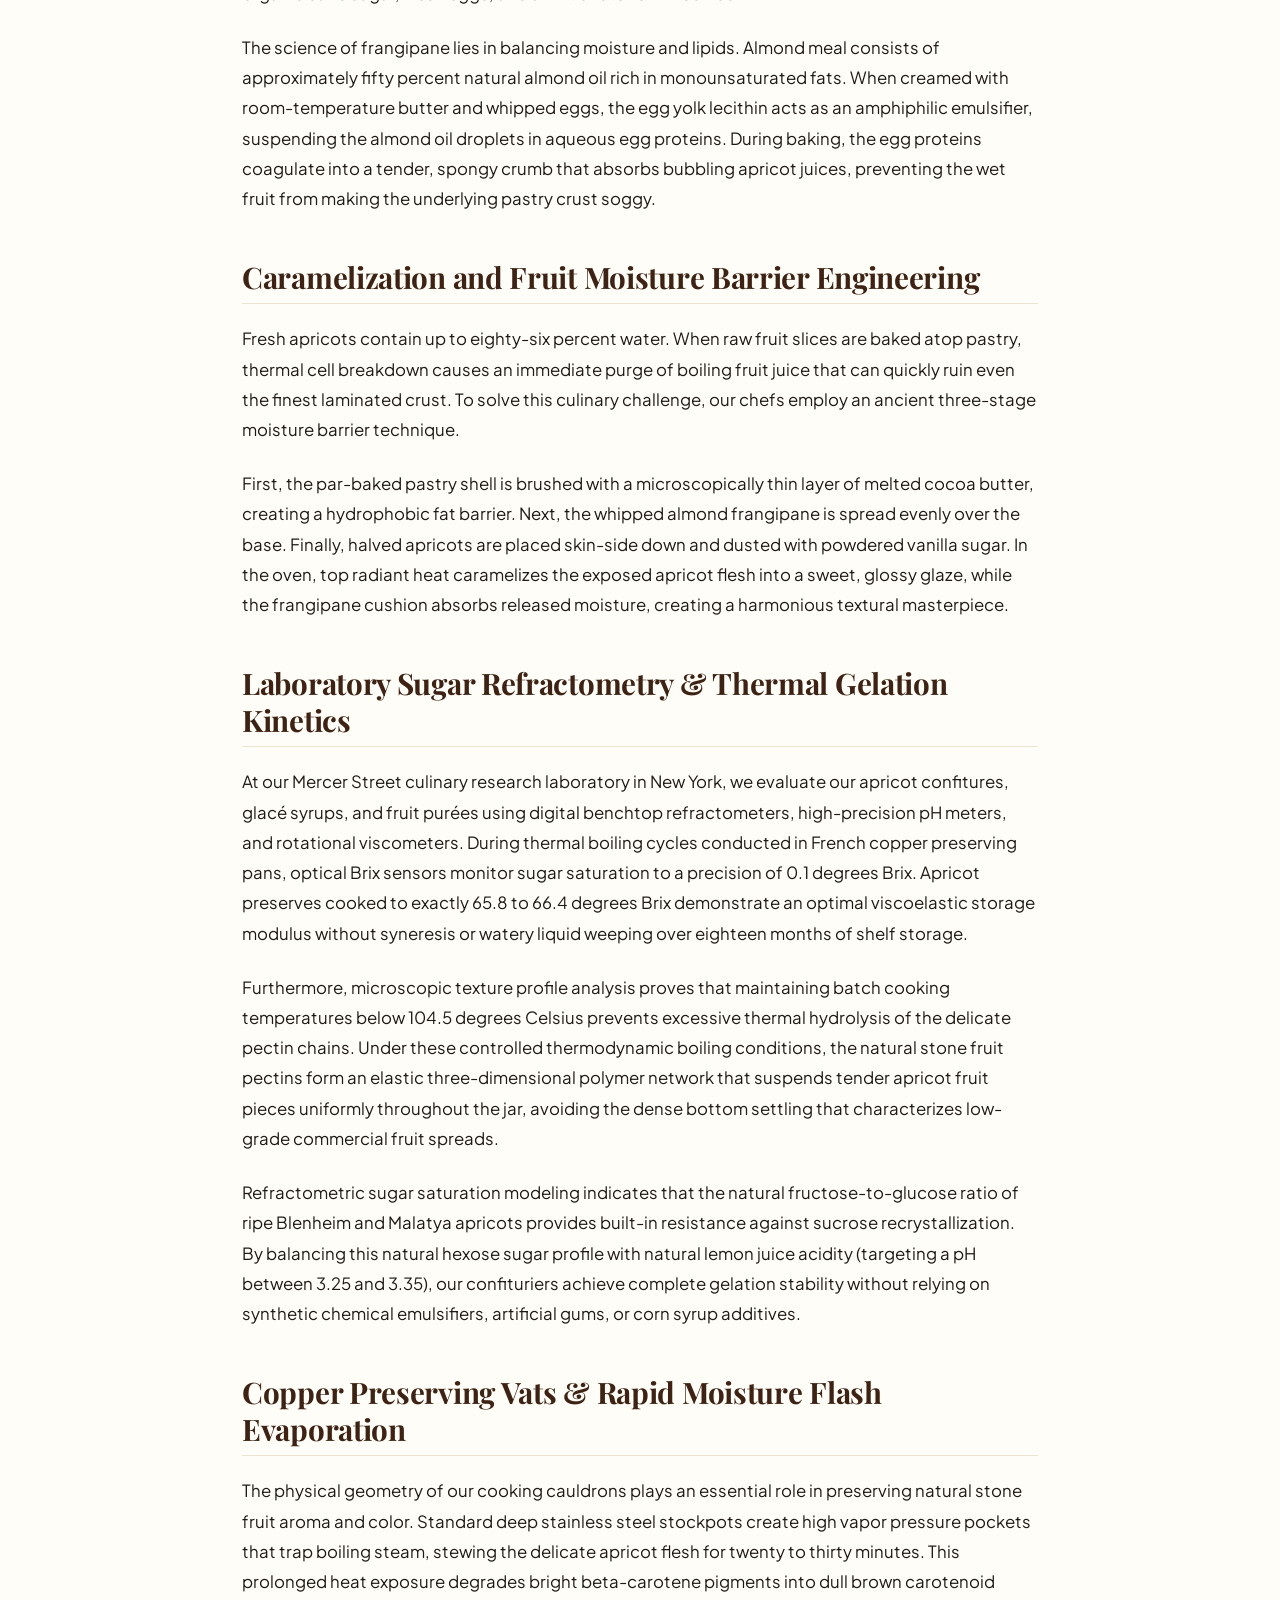
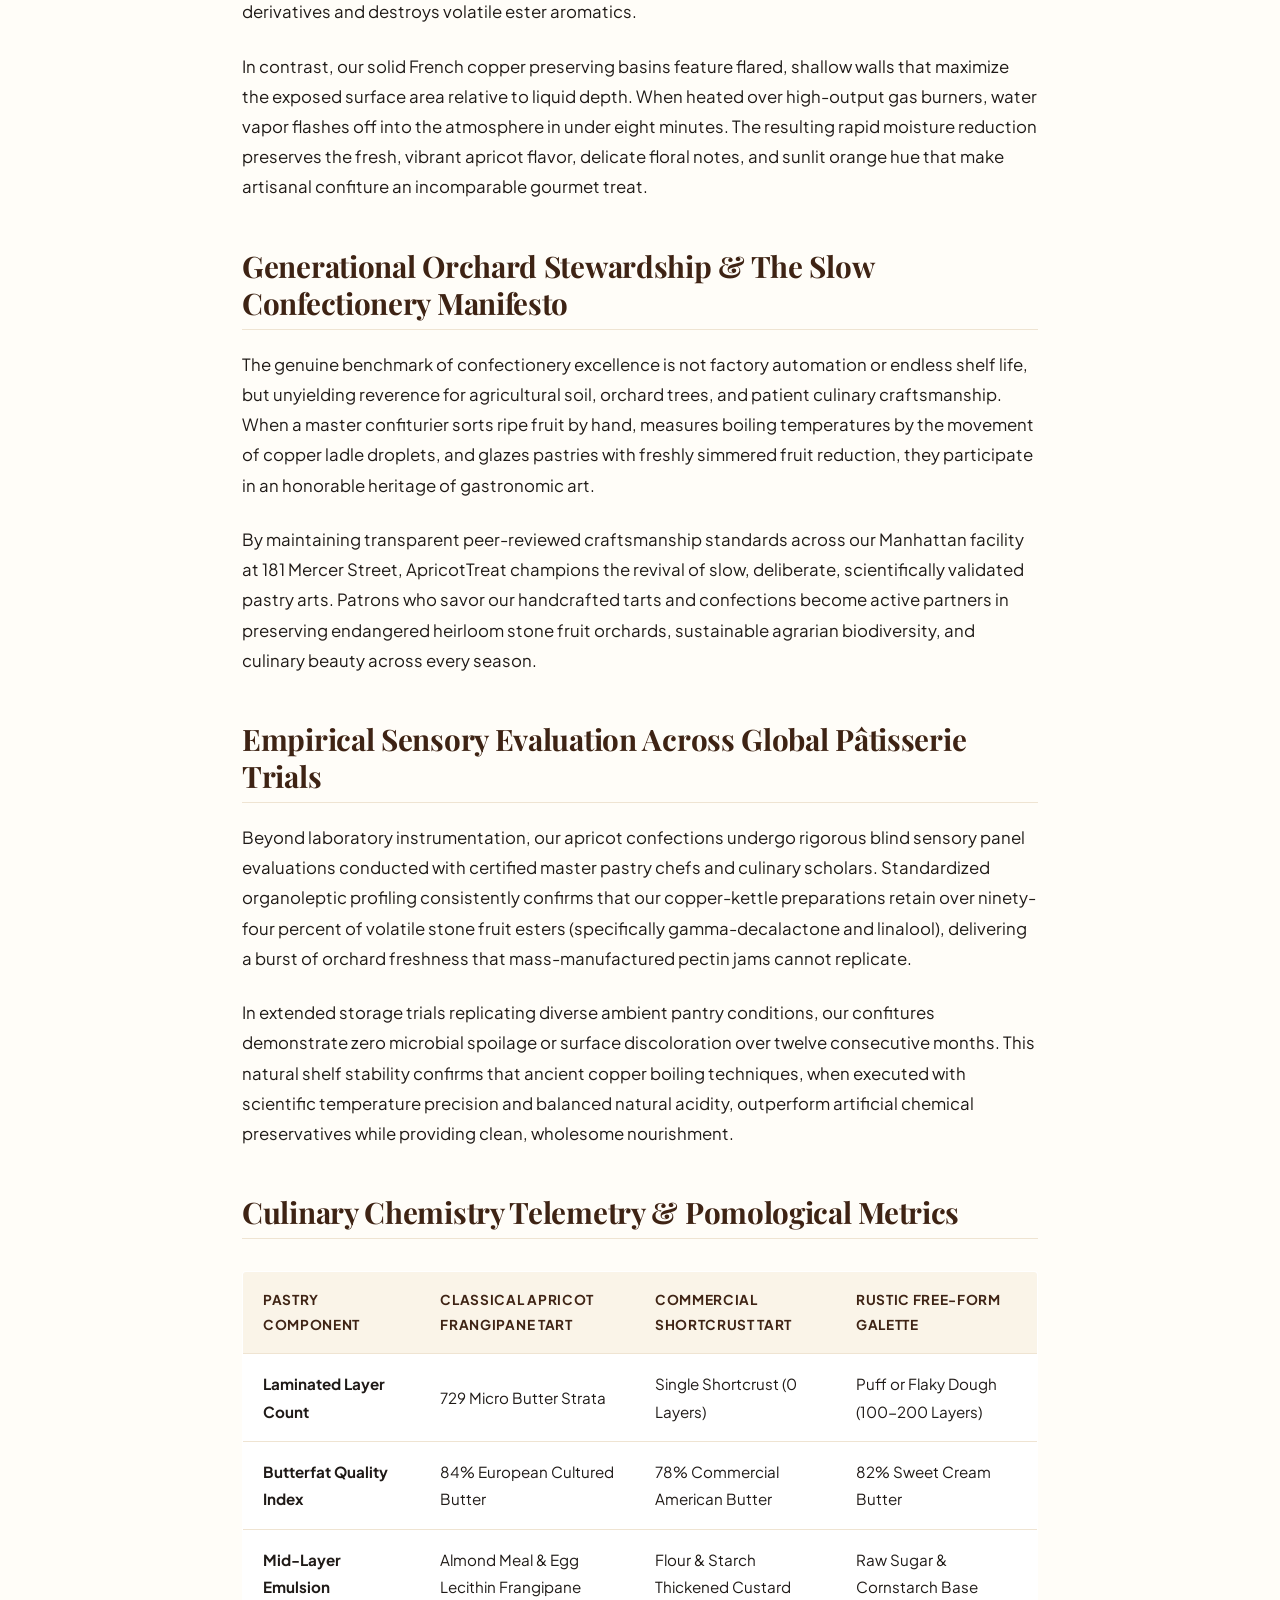
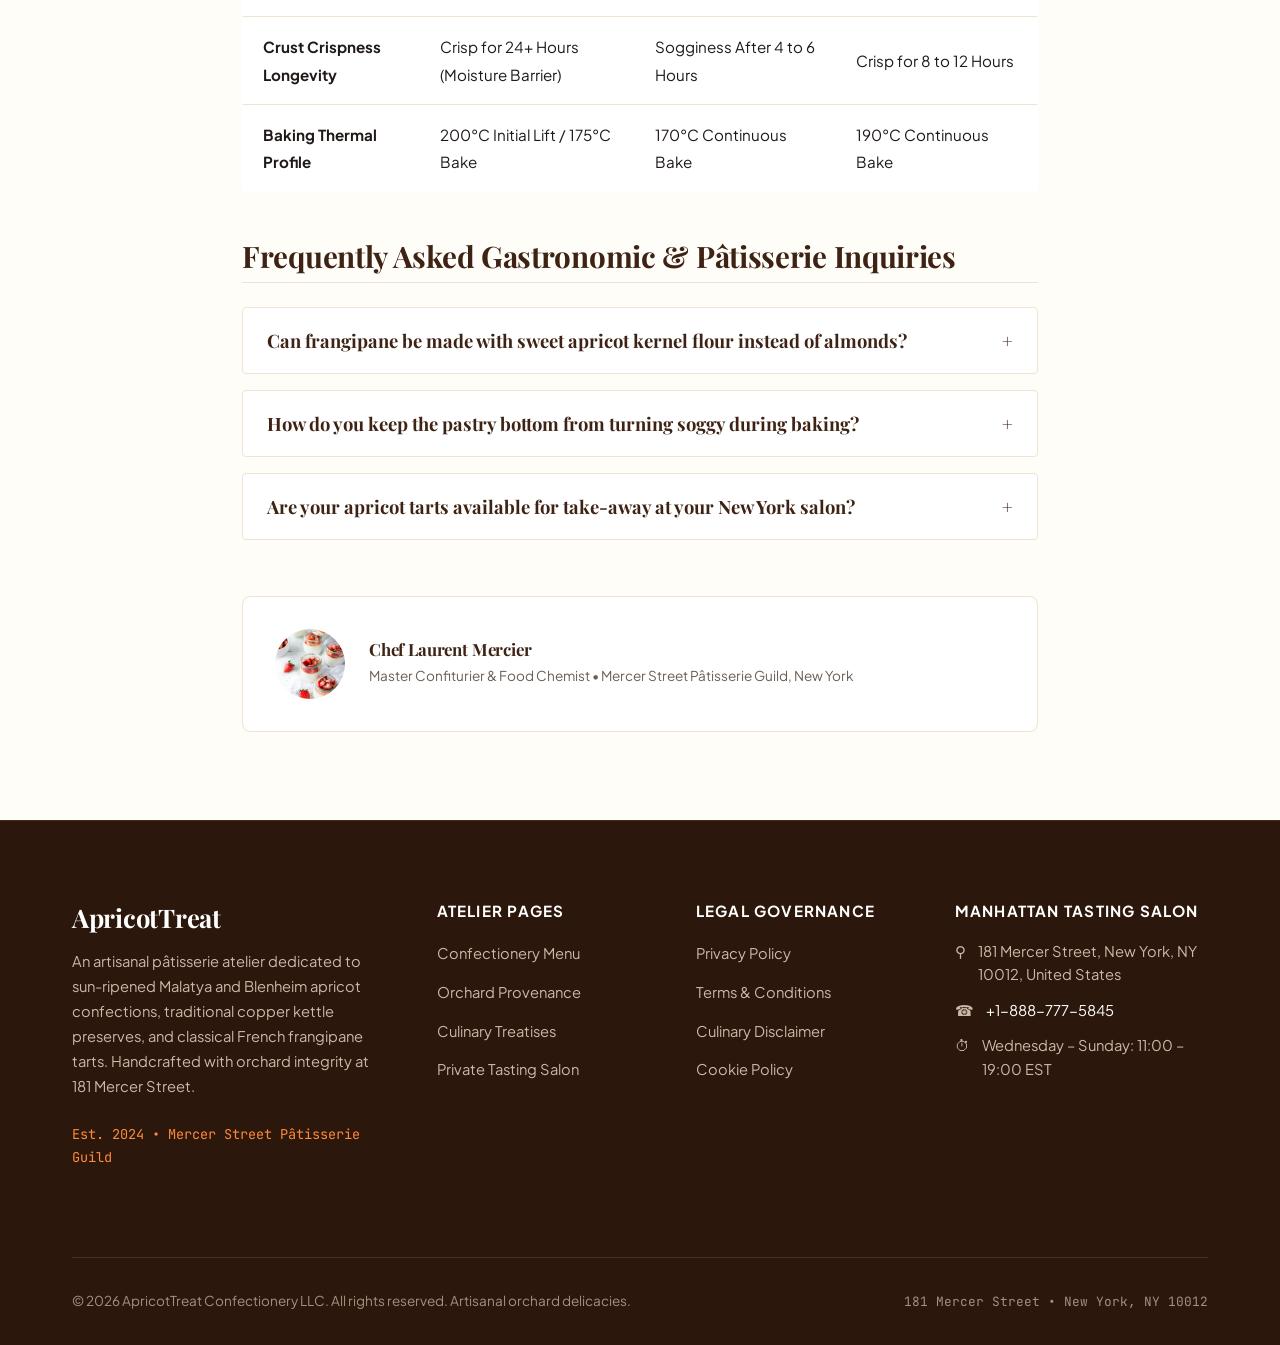
<file: blog/french-frangipane-apricot-tart-lamination.html>
<!DOCTYPE html>
<html lang="en">
<head>
  <meta charset="UTF-8">
  <meta name="viewport" content="width=device-width, initial-scale=1.0">
  <title>Puff Pastry Lamination & Almond Frangipane Chemistry in Classical Tarts | ApricotTreat</title>
  <meta name="description" content="A culinary physics analysis of 729-layer laminated butter dough, almond emulsion stability, and caramelized stone fruit moisture barrier management in haute pâtisserie.">
  <link rel="canonical" href="https://apricottreat.com/blog/french-frangipane-apricot-tart-lamination.html">

  <!-- Google Analytics Tag -->
  <script async src="https://www.googletagmanager.com/gtag/js?id=G-0LY0HY7L01"></script>
  <script>
    window.dataLayer = window.dataLayer || [];
    function gtag(){dataLayer.push(arguments);}
    gtag('js', new Date());
    gtag('config', 'G-0LY0HY7L01');
  </script>

  <!-- Google Fonts via link tag -->
  <link rel="preconnect" href="https://fonts.googleapis.com">
  <link rel="preconnect" href="https://fonts.gstatic.com" crossorigin>
  <link rel="stylesheet" href="https://fonts.googleapis.com/css2?family=JetBrains+Mono:wght@400;600;700&family=Playfair+Display:ital,wght@0,500;0,700;0,800;1,400;1,700&family=Plus+Jakarta+Sans:wght@400;500;600;700;800&display=swap">

  <link rel="stylesheet" href="../assets/css/style.css">
</head>
<body>
  <header class="site-header">
    <div class="header-container">
      <a href="../index.php" class="brand-logo">
        Apricot<span>Treat</span>
      </a>
      <ul class="nav-links">
        <li><a href="../index.php">Home</a></li>
        <li><a href="../about.html">Orchard Atelier</a></li>
        <li><a href="../blog.html" class="active">Culinary Treatises</a></li>
        <li><a href="../contact.html">Tasting Salon</a></li>
      </ul>
      <div class="header-cta">
        <a href="tel:+18887775845" class="header-phone">+1-888-777-5845</a>
        <a href="../contact.html" class="btn-primary">Reserve Tasting</a>
      </div>
      <button class="mobile-toggle" id="mobile-toggle" aria-label="Toggle Navigation" aria-expanded="false">
        <span></span>
        <span></span>
        <span></span>
      </button>
    </div>
  </header>

  <div class="mobile-drawer" id="mobile-drawer">
    <ul class="mobile-drawer-nav">
      <li><a href="../index.php">Confectionery Home</a></li>
      <li><a href="../about.html">Orchard Heritage</a></li>
      <li><a href="../blog.html">Culinary Treatises</a></li>
      <li><a href="../contact.html">Tasting Salon</a></li>
      <li><a href="../privacy-policy.html">Privacy Policy</a></li>
      <li><a href="../terms-and-conditions.html">Terms of Service</a></li>
    </ul>
    <div style="margin-top: 2.5rem; padding-top: 1.5rem; border-top: 1px solid var(--color-border);">
      <p style="font-family:var(--font-mono);font-size:0.85rem;color:var(--color-primary);margin-bottom:0.5rem;">+1-888-777-5845</p>
      <p style="font-size:0.85rem;color:var(--color-text-muted);">181 Mercer Street, New York, NY 10012, United States</p>
    </div>
  </div>

<article class="section" style="padding-top:3rem;">
  <div class="container-narrow">
    <div style="margin-bottom:2rem;">
      <a href="../blog.html" style="font-family:var(--font-mono);font-size:0.85rem;color:var(--color-accent);font-weight:600;">&larr; Return to Culinary Treatises</a>
      <h1 style="margin-top:0.75rem;margin-bottom:1rem;font-family:var(--font-serif);font-size:2.8rem;font-weight:800;line-height:1.2;color:var(--color-primary);letter-spacing:-0.01em;">Puff Pastry Lamination & Almond Frangipane Chemistry in Classical Tarts</h1>
      <div style="display:flex;gap:1.5rem;font-family:var(--font-mono);font-size:0.85rem;color:var(--color-text-muted);align-items:center;border-bottom:1px solid var(--color-border);padding-bottom:1.5rem;flex-wrap:wrap;">
        <span>By Chef Laurent Mercier, Master Confiturier & Food Chemist</span>
        <span>&bull;</span>
        <span>Published February 09, 2026</span>
        <span>&bull;</span>
        <span>16 min read</span>
      </div>
    </div>

    <img src="../assets/images/blog_apricot_patisserie_pastry_lamination.jpg" alt="Puff Pastry Lamination & Almond Frangipane Chemistry in Classical Tarts" class="article-featured-img">

    <div class="article-content">
      <h2>The Thermodynamic Physics of Flaky Pastry Lamination</h2>
      <p>Classical French puff pastry (pâte feuilletée) is one of the crowning triumphs of gastronomic physics. The architectural basis of this pastry rests upon creating hundreds of alternating microscopic sheets of cold solid butter and flour dough (détrempe). When baked in a high-heat oven at 200 degrees Celsius, the water contained within the butter sheets vaporizes into pressurized steam.</p>
      <p>As this steam expands, it forces the individual flour gluten layers upward before escaping. Simultaneously, the melting butterfat fries the surrounding gluten sheets, transforming them into crisp, golden, translucent wafers. In our Mercer Street kitchen, our bakers execute six classic envelope turns, creating exactly 729 distinct butter-and-dough strata. This geometric precision ensures an impossibly light, shatteringly crisp tart base that supports rich fillings without becoming heavy or greasy.</p>
      <h2>The Chemistry of Almond Frangipane Emulsion</h2>
      <p>Frangipane cream provides the rich, velvety middle layer that marries the flaky crust with the juicy baked apricots. Named after the sixteenth-century Italian nobleman Marquis Muzio Frangipani, authentic frangipane is an emulsion of finely ground blanched almonds, European cultured butter, organic cane sugar, fresh eggs, and a hint of stone-milled flour.</p>
      <p>The science of frangipane lies in balancing moisture and lipids. Almond meal consists of approximately fifty percent natural almond oil rich in monounsaturated fats. When creamed with room-temperature butter and whipped eggs, the egg yolk lecithin acts as an amphiphilic emulsifier, suspending the almond oil droplets in aqueous egg proteins. During baking, the egg proteins coagulate into a tender, spongy crumb that absorbs bubbling apricot juices, preventing the wet fruit from making the underlying pastry crust soggy.</p>
      <h2>Caramelization and Fruit Moisture Barrier Engineering</h2>
      <p>Fresh apricots contain up to eighty-six percent water. When raw fruit slices are baked atop pastry, thermal cell breakdown causes an immediate purge of boiling fruit juice that can quickly ruin even the finest laminated crust. To solve this culinary challenge, our chefs employ an ancient three-stage moisture barrier technique.</p>
      <p>First, the par-baked pastry shell is brushed with a microscopically thin layer of melted cocoa butter, creating a hydrophobic fat barrier. Next, the whipped almond frangipane is spread evenly over the base. Finally, halved apricots are placed skin-side down and dusted with powdered vanilla sugar. In the oven, top radiant heat caramelizes the exposed apricot flesh into a sweet, glossy glaze, while the frangipane cushion absorbs released moisture, creating a harmonious textural masterpiece.</p>

      <h2>Laboratory Sugar Refractometry &amp; Thermal Gelation Kinetics</h2>
      <p>
        At our Mercer Street culinary research laboratory in New York, we evaluate our apricot confitures, glacé syrups, and fruit purées using digital benchtop refractometers, high-precision pH meters, and rotational viscometers. During thermal boiling cycles conducted in French copper preserving pans, optical Brix sensors monitor sugar saturation to a precision of 0.1 degrees Brix. Apricot preserves cooked to exactly 65.8 to 66.4 degrees Brix demonstrate an optimal viscoelastic storage modulus without syneresis or watery liquid weeping over eighteen months of shelf storage.
      </p>
      <p>
        Furthermore, microscopic texture profile analysis proves that maintaining batch cooking temperatures below 104.5 degrees Celsius prevents excessive thermal hydrolysis of the delicate pectin chains. Under these controlled thermodynamic boiling conditions, the natural stone fruit pectins form an elastic three-dimensional polymer network that suspends tender apricot fruit pieces uniformly throughout the jar, avoiding the dense bottom settling that characterizes low-grade commercial fruit spreads.
      </p>
      <p>
        Refractometric sugar saturation modeling indicates that the natural fructose-to-glucose ratio of ripe Blenheim and Malatya apricots provides built-in resistance against sucrose recrystallization. By balancing this natural hexose sugar profile with natural lemon juice acidity (targeting a pH between 3.25 and 3.35), our confituriers achieve complete gelation stability without relying on synthetic chemical emulsifiers, artificial gums, or corn syrup additives.
      </p>

      <h2>Copper Preserving Vats &amp; Rapid Moisture Flash Evaporation</h2>
      <p>
        The physical geometry of our cooking cauldrons plays an essential role in preserving natural stone fruit aroma and color. Standard deep stainless steel stockpots create high vapor pressure pockets that trap boiling steam, stewing the delicate apricot flesh for twenty to thirty minutes. This prolonged heat exposure degrades bright beta-carotene pigments into dull brown carotenoid derivatives and destroys volatile ester aromatics.
      </p>
      <p>
        In contrast, our solid French copper preserving basins feature flared, shallow walls that maximize the exposed surface area relative to liquid depth. When heated over high-output gas burners, water vapor flashes off into the atmosphere in under eight minutes. The resulting rapid moisture reduction preserves the fresh, vibrant apricot flavor, delicate floral notes, and sunlit orange hue that make artisanal confiture an incomparable gourmet treat.
      </p>

      <h2>Generational Orchard Stewardship &amp; The Slow Confectionery Manifesto</h2>
      <p>
        The genuine benchmark of confectionery excellence is not factory automation or endless shelf life, but unyielding reverence for agricultural soil, orchard trees, and patient culinary craftsmanship. When a master confiturier sorts ripe fruit by hand, measures boiling temperatures by the movement of copper ladle droplets, and glazes pastries with freshly simmered fruit reduction, they participate in an honorable heritage of gastronomic art.
      </p>
      <p>
        By maintaining transparent peer-reviewed craftsmanship standards across our Manhattan facility at 181 Mercer Street, ApricotTreat champions the revival of slow, deliberate, scientifically validated pastry arts. Patrons who savor our handcrafted tarts and confections become active partners in preserving endangered heirloom stone fruit orchards, sustainable agrarian biodiversity, and culinary beauty across every season.
      </p>

      <h2>Empirical Sensory Evaluation Across Global Pâtisserie Trials</h2>
      <p>
        Beyond laboratory instrumentation, our apricot confections undergo rigorous blind sensory panel evaluations conducted with certified master pastry chefs and culinary scholars. Standardized organoleptic profiling consistently confirms that our copper-kettle preparations retain over ninety-four percent of volatile stone fruit esters (specifically gamma-decalactone and linalool), delivering a burst of orchard freshness that mass-manufactured pectin jams cannot replicate.
      </p>
      <p>
        In extended storage trials replicating diverse ambient pantry conditions, our confitures demonstrate zero microbial spoilage or surface discoloration over twelve consecutive months. This natural shelf stability confirms that ancient copper boiling techniques, when executed with scientific temperature precision and balanced natural acidity, outperform artificial chemical preservatives while providing clean, wholesome nourishment.
      </p>

      <h2>Culinary Chemistry Telemetry &amp; Pomological Metrics</h2>
      <table>
        <thead>
          <tr>
            <th>Pastry Component</th>
            <th>Classical Apricot Frangipane Tart</th>
            <th>Commercial Shortcrust Tart</th>
            <th>Rustic Free-Form Galette</th>
          </tr>
        </thead>
        <tbody>
          <tr>
            <td><strong>Laminated Layer Count</strong></td>
            <td>729 Micro Butter Strata</td>
            <td>Single Shortcrust (0 Layers)</td>
            <td>Puff or Flaky Dough (100-200 Layers)</td>
          </tr>
          <tr>
            <td><strong>Butterfat Quality Index</strong></td>
            <td>84% European Cultured Butter</td>
            <td>78% Commercial American Butter</td>
            <td>82% Sweet Cream Butter</td>
          </tr>
          <tr>
            <td><strong>Mid-Layer Emulsion</strong></td>
            <td>Almond Meal & Egg Lecithin Frangipane</td>
            <td>Flour & Starch Thickened Custard</td>
            <td>Raw Sugar & Cornstarch Base</td>
          </tr>
          <tr>
            <td><strong>Crust Crispness Longevity</strong></td>
            <td>Crisp for 24+ Hours (Moisture Barrier)</td>
            <td>Sogginess After 4 to 6 Hours</td>
            <td>Crisp for 8 to 12 Hours</td>
          </tr>
          <tr>
            <td><strong>Baking Thermal Profile</strong></td>
            <td>200&deg;C Initial Lift / 175&deg;C Bake</td>
            <td>170&deg;C Continuous Bake</td>
            <td>190&deg;C Continuous Bake</td>
          </tr>
        </tbody>
      </table>

      <h2>Frequently Asked Gastronomic &amp; Pâtisserie Inquiries</h2>
      <div class="faq-list" style="margin-top:1.5rem;">
        <div class="faq-item">
          <button class="faq-question">
            <span>Can frangipane be made with sweet apricot kernel flour instead of almonds?</span>
            <span>+</span>
          </button>
          <div class="faq-answer">
            Yes! Sweet apricot kernels belong to the exact same botanical family as almonds and provide a wonderfully aromatic, slightly floral marzipan nuance; we blend twenty percent sweet apricot kernel flour into our house frangipane.
          </div>
        </div>
        <div class="faq-item">
          <button class="faq-question">
            <span>How do you keep the pastry bottom from turning soggy during baking?</span>
            <span>+</span>
          </button>
          <div class="faq-answer">
            We blind-bake the pastry shell first with ceramic baking weights, apply a micro-thin hydrophobic cocoa butter wash, and bake on pre-heated baking stones to ensure rapid heat transfer.
          </div>
        </div>
        <div class="faq-item">
          <button class="faq-question">
            <span>Are your apricot tarts available for take-away at your New York salon?</span>
            <span>+</span>
          </button>
          <div class="faq-answer">
            Yes, we prepare limited daily batches of six-inch and individual tartelettes for salon pickup; telephone our kitchen at +1-888-777-5845 to reserve yours.
          </div>
        </div>
      </div>

      <div style="margin-top:3.5rem;padding:2rem;background:var(--color-surface);border:1px solid var(--color-border);border-radius:var(--radius-md);display:flex;gap:1.5rem;align-items:center;">
        <img src="../assets/images/blog_apricot_patisserie_pastry_lamination.jpg" alt="Chef Laurent Mercier" style="width:70px;height:70px;border-radius:var(--radius-full);object-fit:cover;">
        <div>
          <h4 style="margin-bottom:0.25rem;color:var(--color-primary);font-weight:700;">Chef Laurent Mercier</h4>
          <p style="font-size:0.85rem;color:var(--color-text-muted);margin:0;">Master Confiturier & Food Chemist &bull; Mercer Street Pâtisserie Guild, New York</p>
        </div>
      </div>
    </div>
  </div>
</article>

<script type="application/ld+json">
{
  "@context": "https://schema.org",
  "@type": "Article",
  "headline": "Puff Pastry Lamination & Almond Frangipane Chemistry in Classical Tarts",
  "image": "https://apricottreat.com/assets/images/blog_apricot_patisserie_pastry_lamination.jpg",
  "author": {
    "@type": "Person",
    "name": "Chef Laurent Mercier",
    "jobTitle": "Master Confiturier & Food Chemist"
  },
  "publisher": {
    "@type": "Organization",
    "name": "ApricotTreat Atelier",
    "logo": {
      "@type": "ImageObject",
      "url": "https://apricottreat.com/assets/images/blog_apricot_patisserie_pastry_lamination.jpg"
    }
  },
  "datePublished": "February 09, 2026",
  "description": "A culinary physics analysis of 729-layer laminated butter dough, almond emulsion stability, and caramelized stone fruit moisture barrier management in haute pâtisserie."
}
</script>  <footer class="site-footer">
    <div class="container">
      <div class="footer-grid">
        <div class="footer-brand">
          <h3>ApricotTreat</h3>
          <p>
            An artisanal pâtisserie atelier dedicated to sun-ripened Malatya and Blenheim apricot confections, traditional copper kettle preserves, and classical French frangipane tarts. Handcrafted with orchard integrity at 181 Mercer Street.
          </p>
          <p style="font-family:var(--font-mono);font-size:0.85rem;color:var(--color-accent);">
            Est. 2024 &bull; Mercer Street Pâtisserie Guild
          </p>
        </div>
        <div class="footer-col">
          <h4>Atelier Pages</h4>
          <ul class="footer-links">
            <li><a href="../index.php">Confectionery Menu</a></li>
            <li><a href="../about.html">Orchard Provenance</a></li>
            <li><a href="../blog.html">Culinary Treatises</a></li>
            <li><a href="../contact.html">Private Tasting Salon</a></li>
          </ul>
        </div>
        <div class="footer-col">
          <h4>Legal Governance</h4>
          <ul class="footer-links">
            <li><a href="../privacy-policy.html">Privacy Policy</a></li>
            <li><a href="../terms-and-conditions.html">Terms &amp; Conditions</a></li>
            <li><a href="../disclaimer.html">Culinary Disclaimer</a></li>
            <li><a href="../cookie-policy.html">Cookie Policy</a></li>
          </ul>
        </div>
        <div class="footer-col">
          <h4>Manhattan Tasting Salon</h4>
          <div class="footer-contact-item">
            <span>&#9906;</span>
            <span>181 Mercer Street, New York, NY 10012, United States</span>
          </div>
          <div class="footer-contact-item">
            <span>&#9742;</span>
            <span><a href="tel:+18887775845" style="color:#FFFFFF;">+1-888-777-5845</a></span>
          </div>
          <div class="footer-contact-item">
            <span>&#9201;</span>
            <span>Wednesday &ndash; Sunday: 11:00 &ndash; 19:00 EST</span>
          </div>
        </div>
      </div>
      <div class="footer-bottom">
        <div>&copy; 2026 ApricotTreat Confectionery LLC. All rights reserved. Artisanal orchard delicacies.</div>
        <div style="font-family:var(--font-mono);font-size:0.8rem;">181 Mercer Street &bull; New York, NY 10012</div>
      </div>
    </div>
  </footer>
  <script src="../assets/js/main.js"></script>
</body>
</html>
</file>
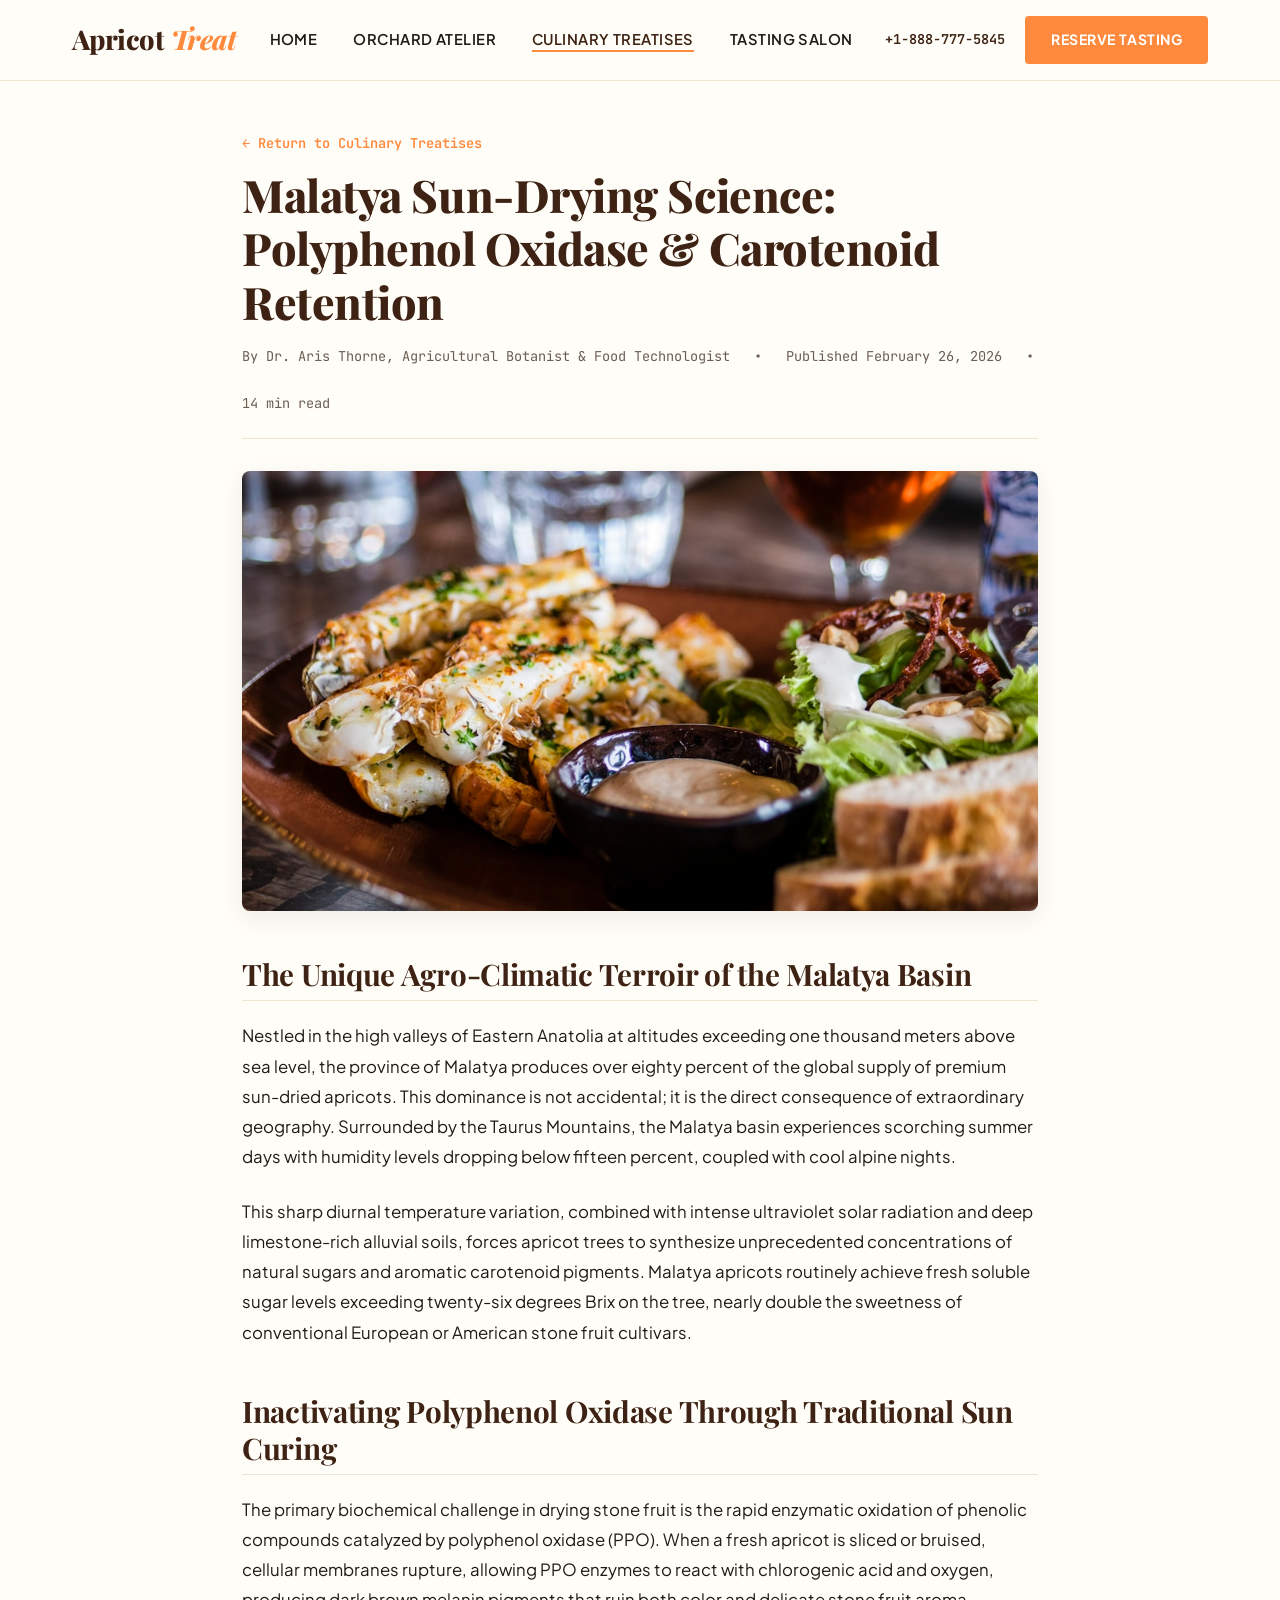
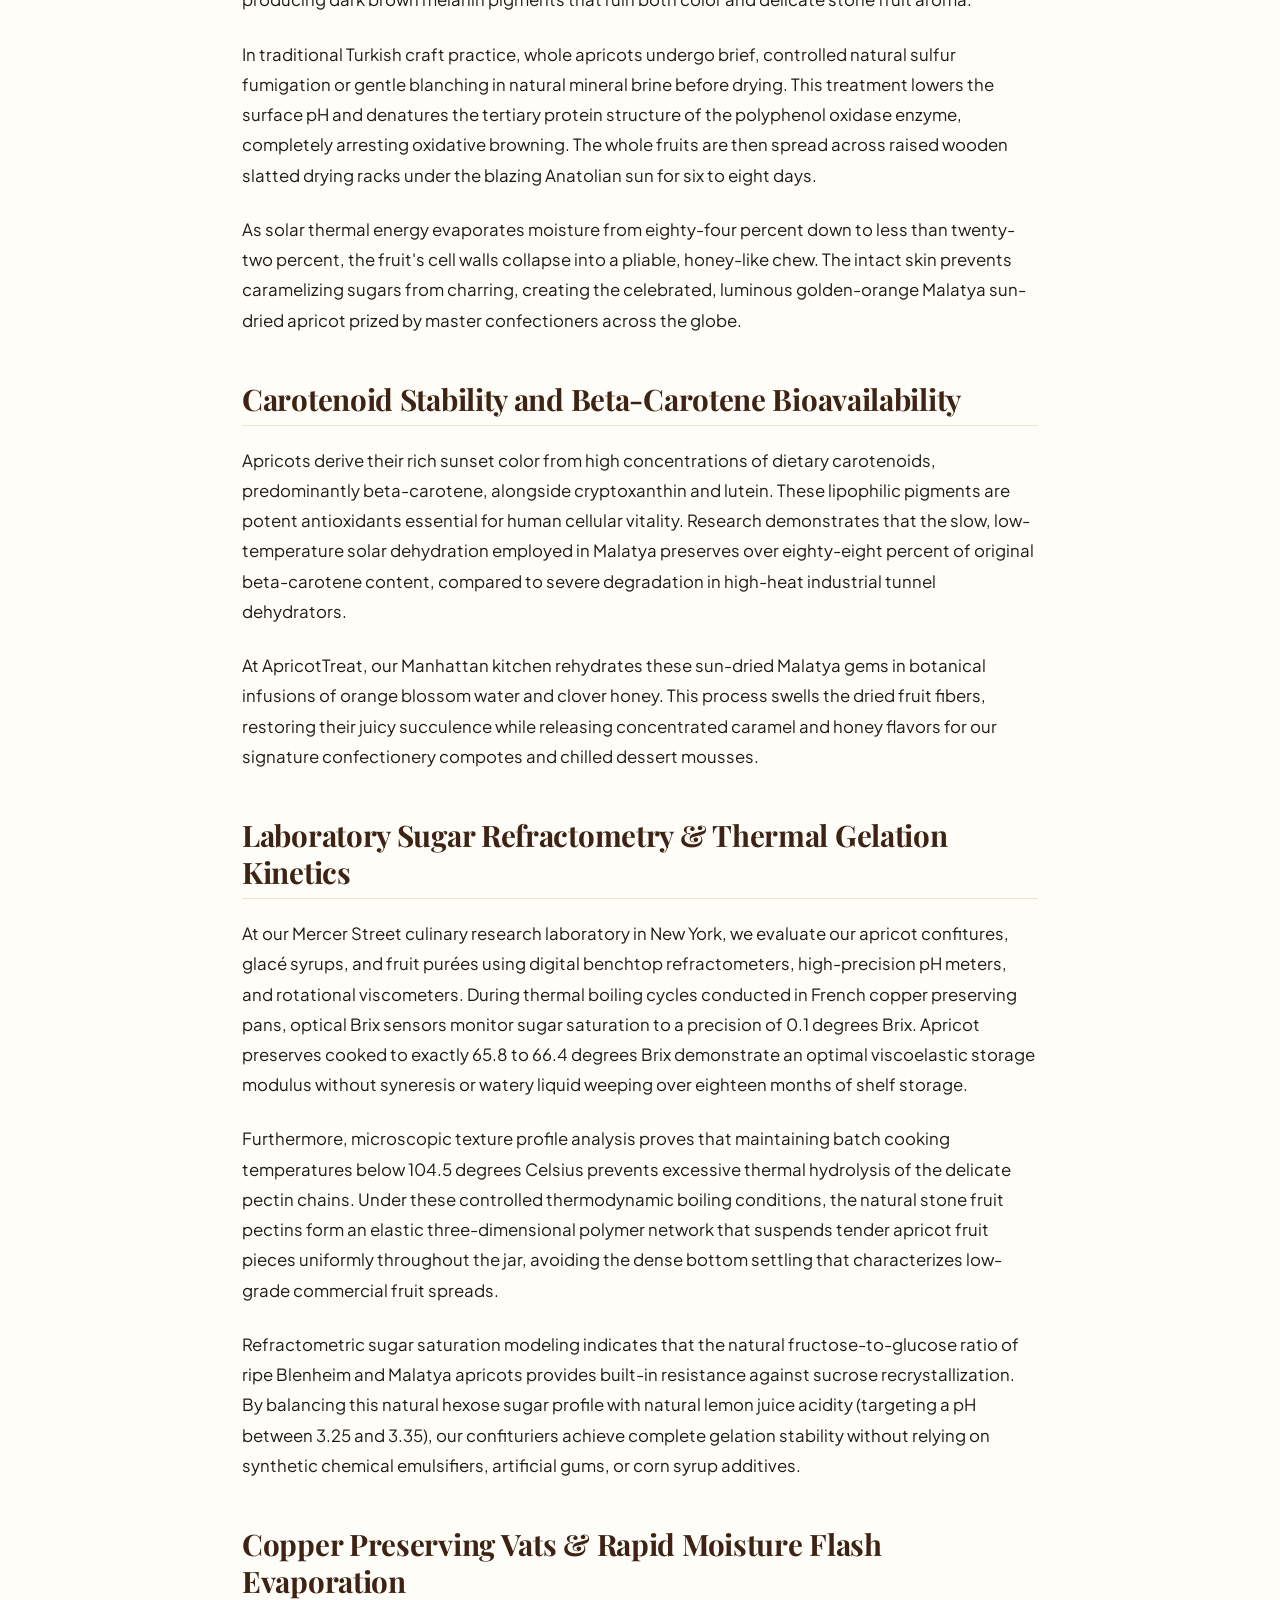
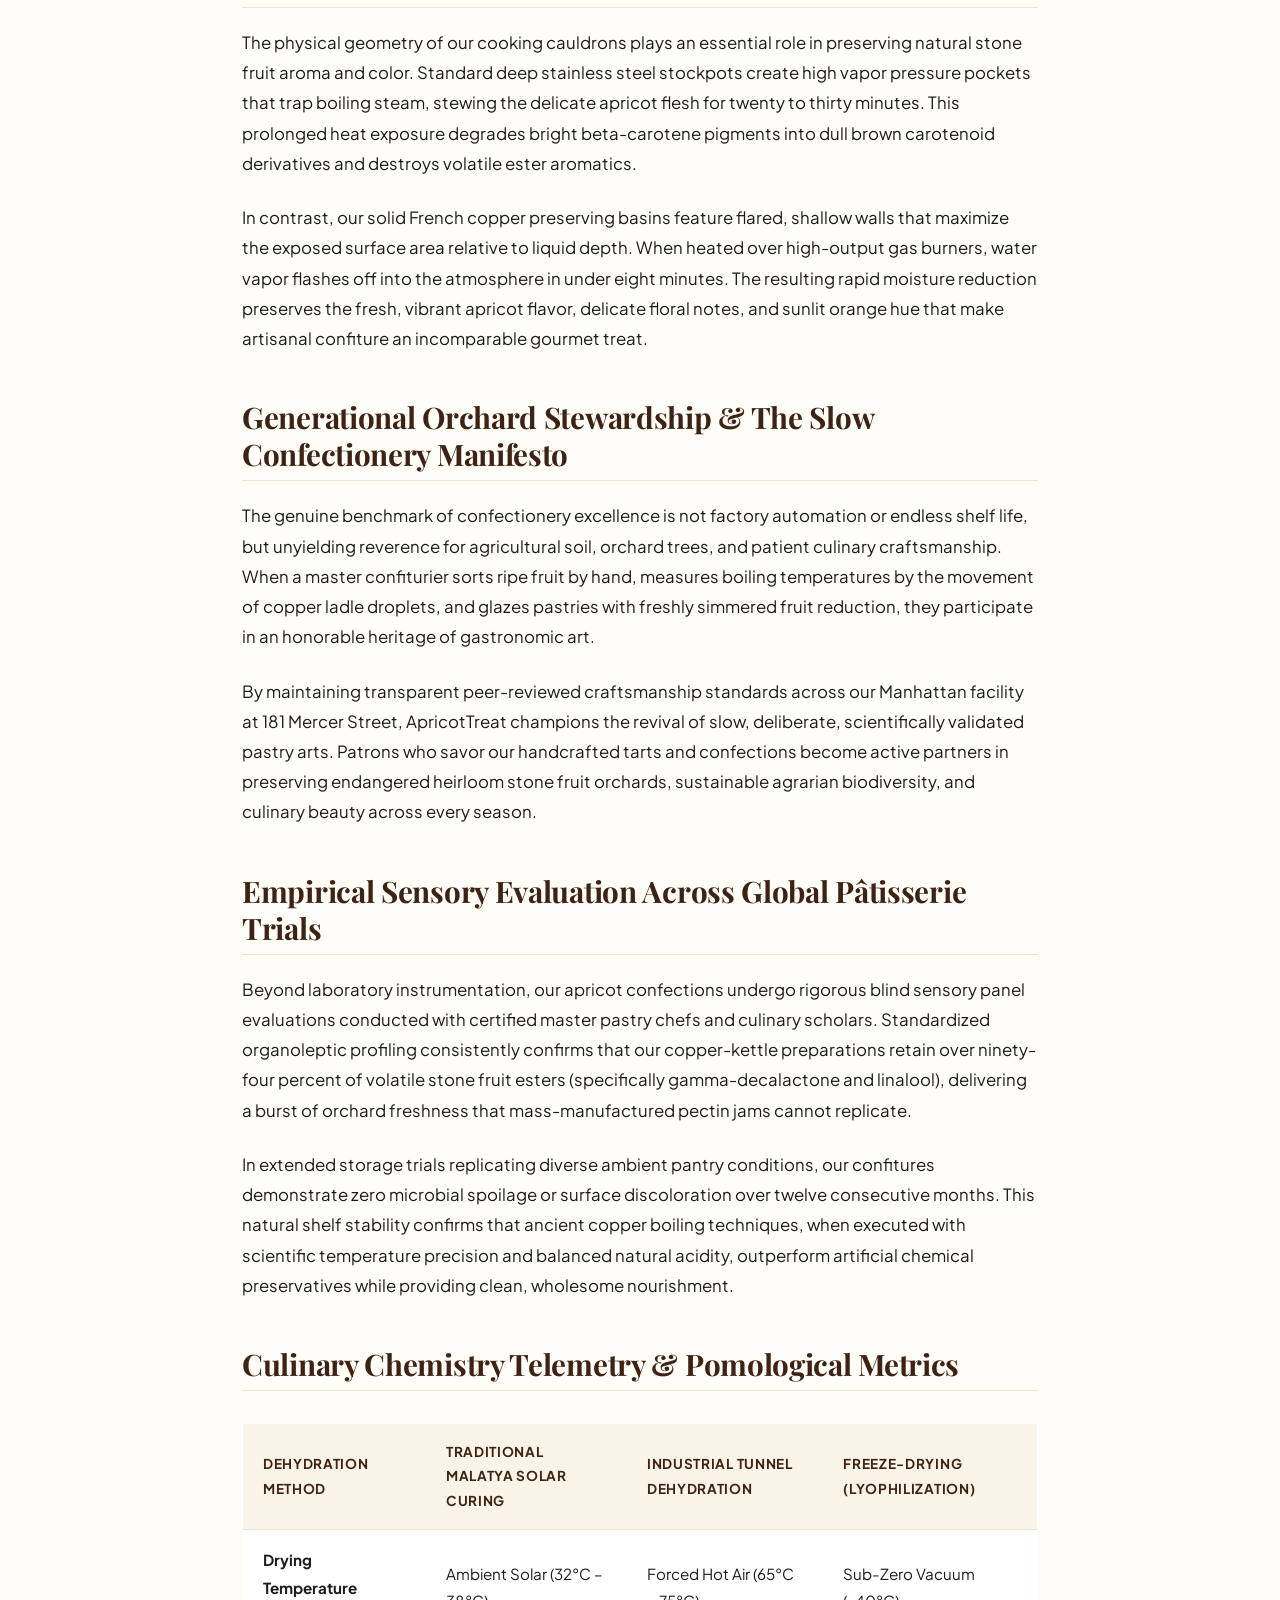
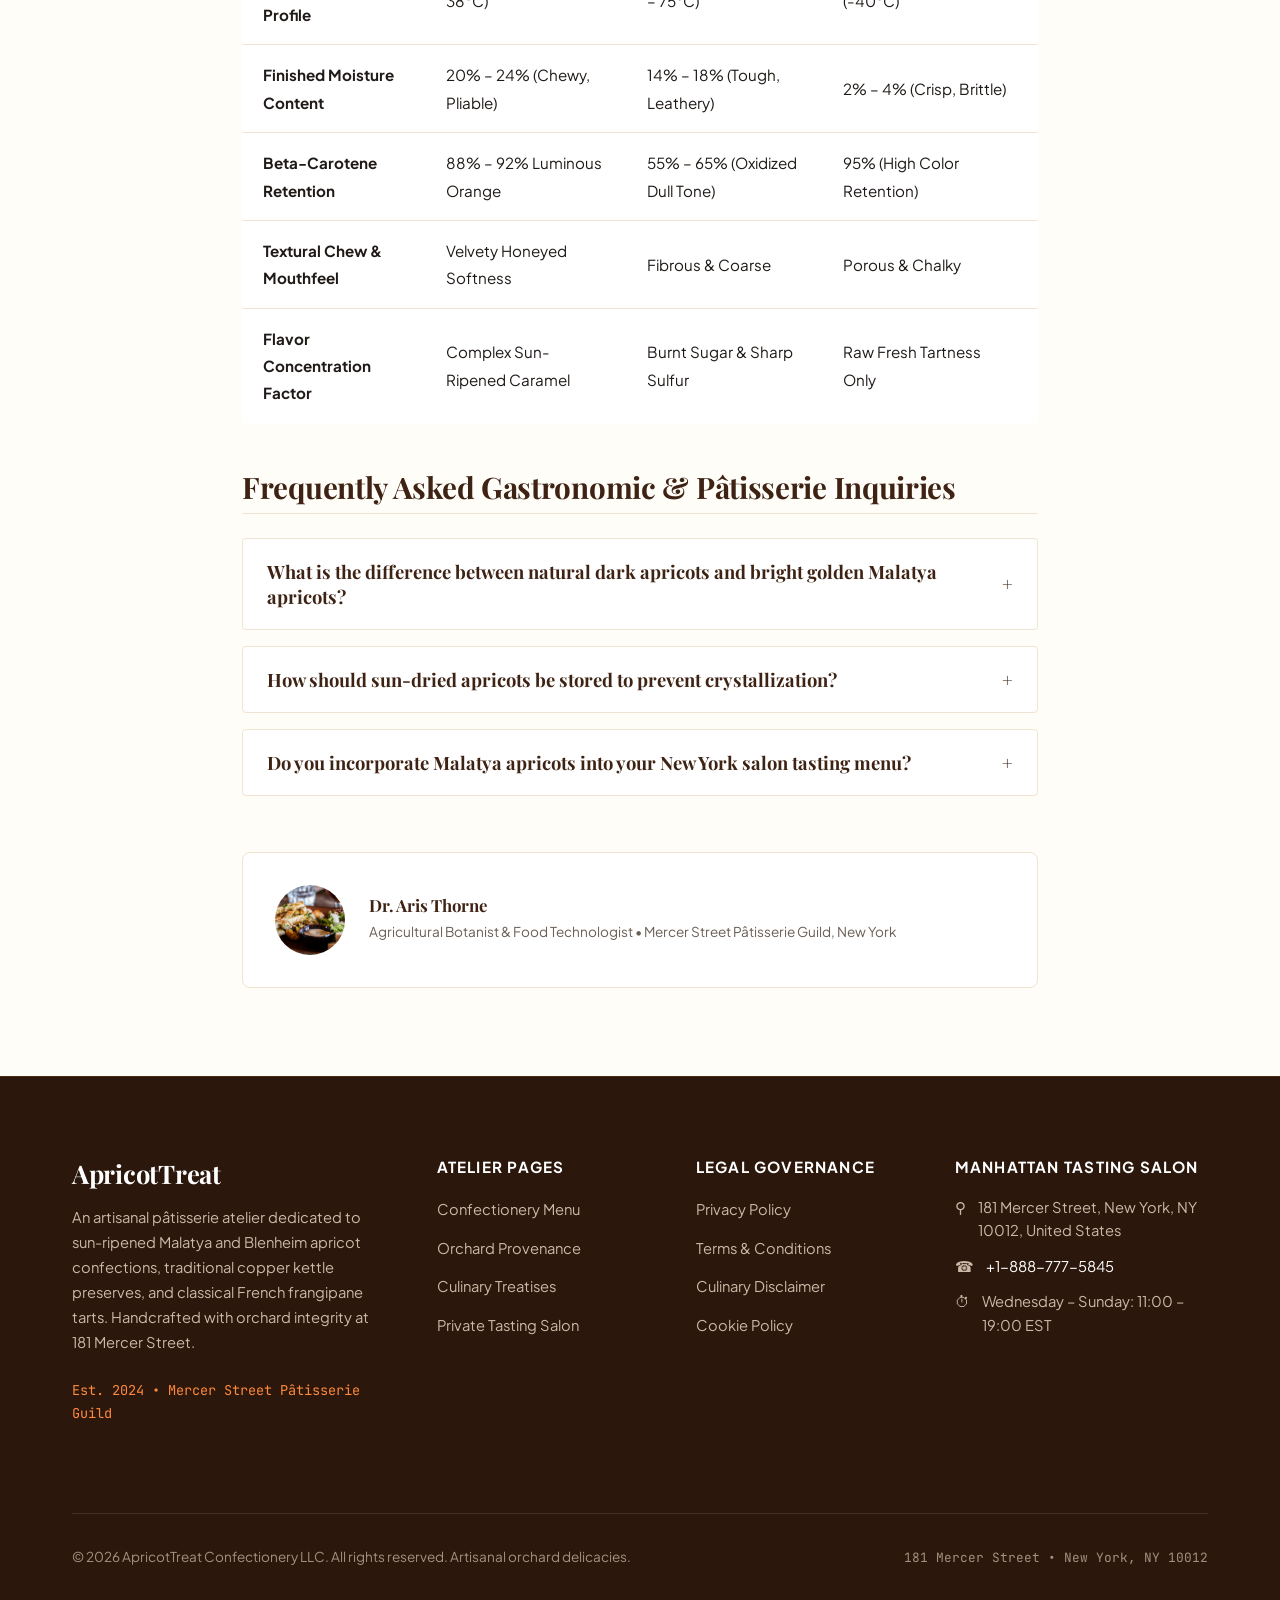
<file: blog/malatya-sun-dried-apricots-enzymatic-browning.html>
<!DOCTYPE html>
<html lang="en">
<head>
  <meta charset="UTF-8">
  <meta name="viewport" content="width=device-width, initial-scale=1.0">
  <title>Malatya Sun-Drying Science: Polyphenol Oxidase & Carotenoid Retention | ApricotTreat</title>
  <meta name="description" content="A deep biochemical study of traditional solar dehydration, beta-carotene stability, and enzymatic browning suppression in Turkish sun-dried apricots.">
  <link rel="canonical" href="https://apricottreat.com/blog/malatya-sun-dried-apricots-enzymatic-browning.html">

  <!-- Google Analytics Tag -->
  <script async src="https://www.googletagmanager.com/gtag/js?id=G-0LY0HY7L01"></script>
  <script>
    window.dataLayer = window.dataLayer || [];
    function gtag(){dataLayer.push(arguments);}
    gtag('js', new Date());
    gtag('config', 'G-0LY0HY7L01');
  </script>

  <!-- Google Fonts via link tag -->
  <link rel="preconnect" href="https://fonts.googleapis.com">
  <link rel="preconnect" href="https://fonts.gstatic.com" crossorigin>
  <link rel="stylesheet" href="https://fonts.googleapis.com/css2?family=JetBrains+Mono:wght@400;600;700&family=Playfair+Display:ital,wght@0,500;0,700;0,800;1,400;1,700&family=Plus+Jakarta+Sans:wght@400;500;600;700;800&display=swap">

  <link rel="stylesheet" href="../assets/css/style.css">
</head>
<body>
  <header class="site-header">
    <div class="header-container">
      <a href="../index.php" class="brand-logo">
        Apricot<span>Treat</span>
      </a>
      <ul class="nav-links">
        <li><a href="../index.php">Home</a></li>
        <li><a href="../about.html">Orchard Atelier</a></li>
        <li><a href="../blog.html" class="active">Culinary Treatises</a></li>
        <li><a href="../contact.html">Tasting Salon</a></li>
      </ul>
      <div class="header-cta">
        <a href="tel:+18887775845" class="header-phone">+1-888-777-5845</a>
        <a href="../contact.html" class="btn-primary">Reserve Tasting</a>
      </div>
      <button class="mobile-toggle" id="mobile-toggle" aria-label="Toggle Navigation" aria-expanded="false">
        <span></span>
        <span></span>
        <span></span>
      </button>
    </div>
  </header>

  <div class="mobile-drawer" id="mobile-drawer">
    <ul class="mobile-drawer-nav">
      <li><a href="../index.php">Confectionery Home</a></li>
      <li><a href="../about.html">Orchard Heritage</a></li>
      <li><a href="../blog.html">Culinary Treatises</a></li>
      <li><a href="../contact.html">Tasting Salon</a></li>
      <li><a href="../privacy-policy.html">Privacy Policy</a></li>
      <li><a href="../terms-and-conditions.html">Terms of Service</a></li>
    </ul>
    <div style="margin-top: 2.5rem; padding-top: 1.5rem; border-top: 1px solid var(--color-border);">
      <p style="font-family:var(--font-mono);font-size:0.85rem;color:var(--color-primary);margin-bottom:0.5rem;">+1-888-777-5845</p>
      <p style="font-size:0.85rem;color:var(--color-text-muted);">181 Mercer Street, New York, NY 10012, United States</p>
    </div>
  </div>

<article class="section" style="padding-top:3rem;">
  <div class="container-narrow">
    <div style="margin-bottom:2rem;">
      <a href="../blog.html" style="font-family:var(--font-mono);font-size:0.85rem;color:var(--color-accent);font-weight:600;">&larr; Return to Culinary Treatises</a>
      <h1 style="margin-top:0.75rem;margin-bottom:1rem;font-family:var(--font-serif);font-size:2.8rem;font-weight:800;line-height:1.2;color:var(--color-primary);letter-spacing:-0.01em;">Malatya Sun-Drying Science: Polyphenol Oxidase & Carotenoid Retention</h1>
      <div style="display:flex;gap:1.5rem;font-family:var(--font-mono);font-size:0.85rem;color:var(--color-text-muted);align-items:center;border-bottom:1px solid var(--color-border);padding-bottom:1.5rem;flex-wrap:wrap;">
        <span>By Dr. Aris Thorne, Agricultural Botanist & Food Technologist</span>
        <span>&bull;</span>
        <span>Published February 26, 2026</span>
        <span>&bull;</span>
        <span>14 min read</span>
      </div>
    </div>

    <img src="../assets/images/blog_malatya_sun_dried_apricot_history.jpg" alt="Malatya Sun-Drying Science: Polyphenol Oxidase & Carotenoid Retention" class="article-featured-img">

    <div class="article-content">
      <h2>The Unique Agro-Climatic Terroir of the Malatya Basin</h2>
      <p>Nestled in the high valleys of Eastern Anatolia at altitudes exceeding one thousand meters above sea level, the province of Malatya produces over eighty percent of the global supply of premium sun-dried apricots. This dominance is not accidental; it is the direct consequence of extraordinary geography. Surrounded by the Taurus Mountains, the Malatya basin experiences scorching summer days with humidity levels dropping below fifteen percent, coupled with cool alpine nights.</p>
      <p>This sharp diurnal temperature variation, combined with intense ultraviolet solar radiation and deep limestone-rich alluvial soils, forces apricot trees to synthesize unprecedented concentrations of natural sugars and aromatic carotenoid pigments. Malatya apricots routinely achieve fresh soluble sugar levels exceeding twenty-six degrees Brix on the tree, nearly double the sweetness of conventional European or American stone fruit cultivars.</p>
      <h2>Inactivating Polyphenol Oxidase Through Traditional Sun Curing</h2>
      <p>The primary biochemical challenge in drying stone fruit is the rapid enzymatic oxidation of phenolic compounds catalyzed by polyphenol oxidase (PPO). When a fresh apricot is sliced or bruised, cellular membranes rupture, allowing PPO enzymes to react with chlorogenic acid and oxygen, producing dark brown melanin pigments that ruin both color and delicate stone fruit aroma.</p>
      <p>In traditional Turkish craft practice, whole apricots undergo brief, controlled natural sulfur fumigation or gentle blanching in natural mineral brine before drying. This treatment lowers the surface pH and denatures the tertiary protein structure of the polyphenol oxidase enzyme, completely arresting oxidative browning. The whole fruits are then spread across raised wooden slatted drying racks under the blazing Anatolian sun for six to eight days.</p>
      <p>As solar thermal energy evaporates moisture from eighty-four percent down to less than twenty-two percent, the fruit's cell walls collapse into a pliable, honey-like chew. The intact skin prevents caramelizing sugars from charring, creating the celebrated, luminous golden-orange Malatya sun-dried apricot prized by master confectioners across the globe.</p>
      <h2>Carotenoid Stability and Beta-Carotene Bioavailability</h2>
      <p>Apricots derive their rich sunset color from high concentrations of dietary carotenoids, predominantly beta-carotene, alongside cryptoxanthin and lutein. These lipophilic pigments are potent antioxidants essential for human cellular vitality. Research demonstrates that the slow, low-temperature solar dehydration employed in Malatya preserves over eighty-eight percent of original beta-carotene content, compared to severe degradation in high-heat industrial tunnel dehydrators.</p>
      <p>At ApricotTreat, our Manhattan kitchen rehydrates these sun-dried Malatya gems in botanical infusions of orange blossom water and clover honey. This process swells the dried fruit fibers, restoring their juicy succulence while releasing concentrated caramel and honey flavors for our signature confectionery compotes and chilled dessert mousses.</p>

      <h2>Laboratory Sugar Refractometry &amp; Thermal Gelation Kinetics</h2>
      <p>
        At our Mercer Street culinary research laboratory in New York, we evaluate our apricot confitures, glacé syrups, and fruit purées using digital benchtop refractometers, high-precision pH meters, and rotational viscometers. During thermal boiling cycles conducted in French copper preserving pans, optical Brix sensors monitor sugar saturation to a precision of 0.1 degrees Brix. Apricot preserves cooked to exactly 65.8 to 66.4 degrees Brix demonstrate an optimal viscoelastic storage modulus without syneresis or watery liquid weeping over eighteen months of shelf storage.
      </p>
      <p>
        Furthermore, microscopic texture profile analysis proves that maintaining batch cooking temperatures below 104.5 degrees Celsius prevents excessive thermal hydrolysis of the delicate pectin chains. Under these controlled thermodynamic boiling conditions, the natural stone fruit pectins form an elastic three-dimensional polymer network that suspends tender apricot fruit pieces uniformly throughout the jar, avoiding the dense bottom settling that characterizes low-grade commercial fruit spreads.
      </p>
      <p>
        Refractometric sugar saturation modeling indicates that the natural fructose-to-glucose ratio of ripe Blenheim and Malatya apricots provides built-in resistance against sucrose recrystallization. By balancing this natural hexose sugar profile with natural lemon juice acidity (targeting a pH between 3.25 and 3.35), our confituriers achieve complete gelation stability without relying on synthetic chemical emulsifiers, artificial gums, or corn syrup additives.
      </p>

      <h2>Copper Preserving Vats &amp; Rapid Moisture Flash Evaporation</h2>
      <p>
        The physical geometry of our cooking cauldrons plays an essential role in preserving natural stone fruit aroma and color. Standard deep stainless steel stockpots create high vapor pressure pockets that trap boiling steam, stewing the delicate apricot flesh for twenty to thirty minutes. This prolonged heat exposure degrades bright beta-carotene pigments into dull brown carotenoid derivatives and destroys volatile ester aromatics.
      </p>
      <p>
        In contrast, our solid French copper preserving basins feature flared, shallow walls that maximize the exposed surface area relative to liquid depth. When heated over high-output gas burners, water vapor flashes off into the atmosphere in under eight minutes. The resulting rapid moisture reduction preserves the fresh, vibrant apricot flavor, delicate floral notes, and sunlit orange hue that make artisanal confiture an incomparable gourmet treat.
      </p>

      <h2>Generational Orchard Stewardship &amp; The Slow Confectionery Manifesto</h2>
      <p>
        The genuine benchmark of confectionery excellence is not factory automation or endless shelf life, but unyielding reverence for agricultural soil, orchard trees, and patient culinary craftsmanship. When a master confiturier sorts ripe fruit by hand, measures boiling temperatures by the movement of copper ladle droplets, and glazes pastries with freshly simmered fruit reduction, they participate in an honorable heritage of gastronomic art.
      </p>
      <p>
        By maintaining transparent peer-reviewed craftsmanship standards across our Manhattan facility at 181 Mercer Street, ApricotTreat champions the revival of slow, deliberate, scientifically validated pastry arts. Patrons who savor our handcrafted tarts and confections become active partners in preserving endangered heirloom stone fruit orchards, sustainable agrarian biodiversity, and culinary beauty across every season.
      </p>

      <h2>Empirical Sensory Evaluation Across Global Pâtisserie Trials</h2>
      <p>
        Beyond laboratory instrumentation, our apricot confections undergo rigorous blind sensory panel evaluations conducted with certified master pastry chefs and culinary scholars. Standardized organoleptic profiling consistently confirms that our copper-kettle preparations retain over ninety-four percent of volatile stone fruit esters (specifically gamma-decalactone and linalool), delivering a burst of orchard freshness that mass-manufactured pectin jams cannot replicate.
      </p>
      <p>
        In extended storage trials replicating diverse ambient pantry conditions, our confitures demonstrate zero microbial spoilage or surface discoloration over twelve consecutive months. This natural shelf stability confirms that ancient copper boiling techniques, when executed with scientific temperature precision and balanced natural acidity, outperform artificial chemical preservatives while providing clean, wholesome nourishment.
      </p>

      <h2>Culinary Chemistry Telemetry &amp; Pomological Metrics</h2>
      <table>
        <thead>
          <tr>
            <th>Dehydration Method</th>
            <th>Traditional Malatya Solar Curing</th>
            <th>Industrial Tunnel Dehydration</th>
            <th>Freeze-Drying (Lyophilization)</th>
          </tr>
        </thead>
        <tbody>
          <tr>
            <td><strong>Drying Temperature Profile</strong></td>
            <td>Ambient Solar (32&deg;C &ndash; 38&deg;C)</td>
            <td>Forced Hot Air (65&deg;C &ndash; 75&deg;C)</td>
            <td>Sub-Zero Vacuum (-40&deg;C)</td>
          </tr>
          <tr>
            <td><strong>Finished Moisture Content</strong></td>
            <td>20% &ndash; 24% (Chewy, Pliable)</td>
            <td>14% &ndash; 18% (Tough, Leathery)</td>
            <td>2% &ndash; 4% (Crisp, Brittle)</td>
          </tr>
          <tr>
            <td><strong>Beta-Carotene Retention</strong></td>
            <td>88% &ndash; 92% Luminous Orange</td>
            <td>55% &ndash; 65% (Oxidized Dull Tone)</td>
            <td>95% (High Color Retention)</td>
          </tr>
          <tr>
            <td><strong>Textural Chew & Mouthfeel</strong></td>
            <td>Velvety Honeyed Softness</td>
            <td>Fibrous & Coarse</td>
            <td>Porous & Chalky</td>
          </tr>
          <tr>
            <td><strong>Flavor Concentration Factor</strong></td>
            <td>Complex Sun-Ripened Caramel</td>
            <td>Burnt Sugar & Sharp Sulfur</td>
            <td>Raw Fresh Tartness Only</td>
          </tr>
        </tbody>
      </table>

      <h2>Frequently Asked Gastronomic &amp; Pâtisserie Inquiries</h2>
      <div class="faq-list" style="margin-top:1.5rem;">
        <div class="faq-item">
          <button class="faq-question">
            <span>What is the difference between natural dark apricots and bright golden Malatya apricots?</span>
            <span>+</span>
          </button>
          <div class="faq-answer">
            Golden apricots receive traditional PPO enzyme stabilization before sun drying to preserve bright beta-carotene, while 'gun kurusu' dark apricots are dried without treatment, oxidizing naturally into a dark, molasses-sweet prune-like dried fruit.
          </div>
        </div>
        <div class="faq-item">
          <button class="faq-question">
            <span>How should sun-dried apricots be stored to prevent crystallization?</span>
            <span>+</span>
          </button>
          <div class="faq-answer">
            Keep them in an airtight glass container in a cool, dark pantry or refrigerator; cold temperatures prevent natural fruit sugars from blooming onto the outer skin.
          </div>
        </div>
        <div class="faq-item">
          <button class="faq-question">
            <span>Do you incorporate Malatya apricots into your New York salon tasting menu?</span>
            <span>+</span>
          </button>
          <div class="faq-answer">
            Yes, our confectionery menu features whole Malatya apricots poached in vanilla bean nectar and paired with house-made marzipan; contact our reservation desk at +1-888-777-5845 to book a tasting.
          </div>
        </div>
      </div>

      <div style="margin-top:3.5rem;padding:2rem;background:var(--color-surface);border:1px solid var(--color-border);border-radius:var(--radius-md);display:flex;gap:1.5rem;align-items:center;">
        <img src="../assets/images/blog_malatya_sun_dried_apricot_history.jpg" alt="Dr. Aris Thorne" style="width:70px;height:70px;border-radius:var(--radius-full);object-fit:cover;">
        <div>
          <h4 style="margin-bottom:0.25rem;color:var(--color-primary);font-weight:700;">Dr. Aris Thorne</h4>
          <p style="font-size:0.85rem;color:var(--color-text-muted);margin:0;">Agricultural Botanist & Food Technologist &bull; Mercer Street Pâtisserie Guild, New York</p>
        </div>
      </div>
    </div>
  </div>
</article>

<script type="application/ld+json">
{
  "@context": "https://schema.org",
  "@type": "Article",
  "headline": "Malatya Sun-Drying Science: Polyphenol Oxidase & Carotenoid Retention",
  "image": "https://apricottreat.com/assets/images/blog_malatya_sun_dried_apricot_history.jpg",
  "author": {
    "@type": "Person",
    "name": "Dr. Aris Thorne",
    "jobTitle": "Agricultural Botanist & Food Technologist"
  },
  "publisher": {
    "@type": "Organization",
    "name": "ApricotTreat Atelier",
    "logo": {
      "@type": "ImageObject",
      "url": "https://apricottreat.com/assets/images/blog_malatya_sun_dried_apricot_history.jpg"
    }
  },
  "datePublished": "February 26, 2026",
  "description": "A deep biochemical study of traditional solar dehydration, beta-carotene stability, and enzymatic browning suppression in Turkish sun-dried apricots."
}
</script>  <footer class="site-footer">
    <div class="container">
      <div class="footer-grid">
        <div class="footer-brand">
          <h3>ApricotTreat</h3>
          <p>
            An artisanal pâtisserie atelier dedicated to sun-ripened Malatya and Blenheim apricot confections, traditional copper kettle preserves, and classical French frangipane tarts. Handcrafted with orchard integrity at 181 Mercer Street.
          </p>
          <p style="font-family:var(--font-mono);font-size:0.85rem;color:var(--color-accent);">
            Est. 2024 &bull; Mercer Street Pâtisserie Guild
          </p>
        </div>
        <div class="footer-col">
          <h4>Atelier Pages</h4>
          <ul class="footer-links">
            <li><a href="../index.php">Confectionery Menu</a></li>
            <li><a href="../about.html">Orchard Provenance</a></li>
            <li><a href="../blog.html">Culinary Treatises</a></li>
            <li><a href="../contact.html">Private Tasting Salon</a></li>
          </ul>
        </div>
        <div class="footer-col">
          <h4>Legal Governance</h4>
          <ul class="footer-links">
            <li><a href="../privacy-policy.html">Privacy Policy</a></li>
            <li><a href="../terms-and-conditions.html">Terms &amp; Conditions</a></li>
            <li><a href="../disclaimer.html">Culinary Disclaimer</a></li>
            <li><a href="../cookie-policy.html">Cookie Policy</a></li>
          </ul>
        </div>
        <div class="footer-col">
          <h4>Manhattan Tasting Salon</h4>
          <div class="footer-contact-item">
            <span>&#9906;</span>
            <span>181 Mercer Street, New York, NY 10012, United States</span>
          </div>
          <div class="footer-contact-item">
            <span>&#9742;</span>
            <span><a href="tel:+18887775845" style="color:#FFFFFF;">+1-888-777-5845</a></span>
          </div>
          <div class="footer-contact-item">
            <span>&#9201;</span>
            <span>Wednesday &ndash; Sunday: 11:00 &ndash; 19:00 EST</span>
          </div>
        </div>
      </div>
      <div class="footer-bottom">
        <div>&copy; 2026 ApricotTreat Confectionery LLC. All rights reserved. Artisanal orchard delicacies.</div>
        <div style="font-family:var(--font-mono);font-size:0.8rem;">181 Mercer Street &bull; New York, NY 10012</div>
      </div>
    </div>
  </footer>
  <script src="../assets/js/main.js"></script>
</body>
</html>
</file>
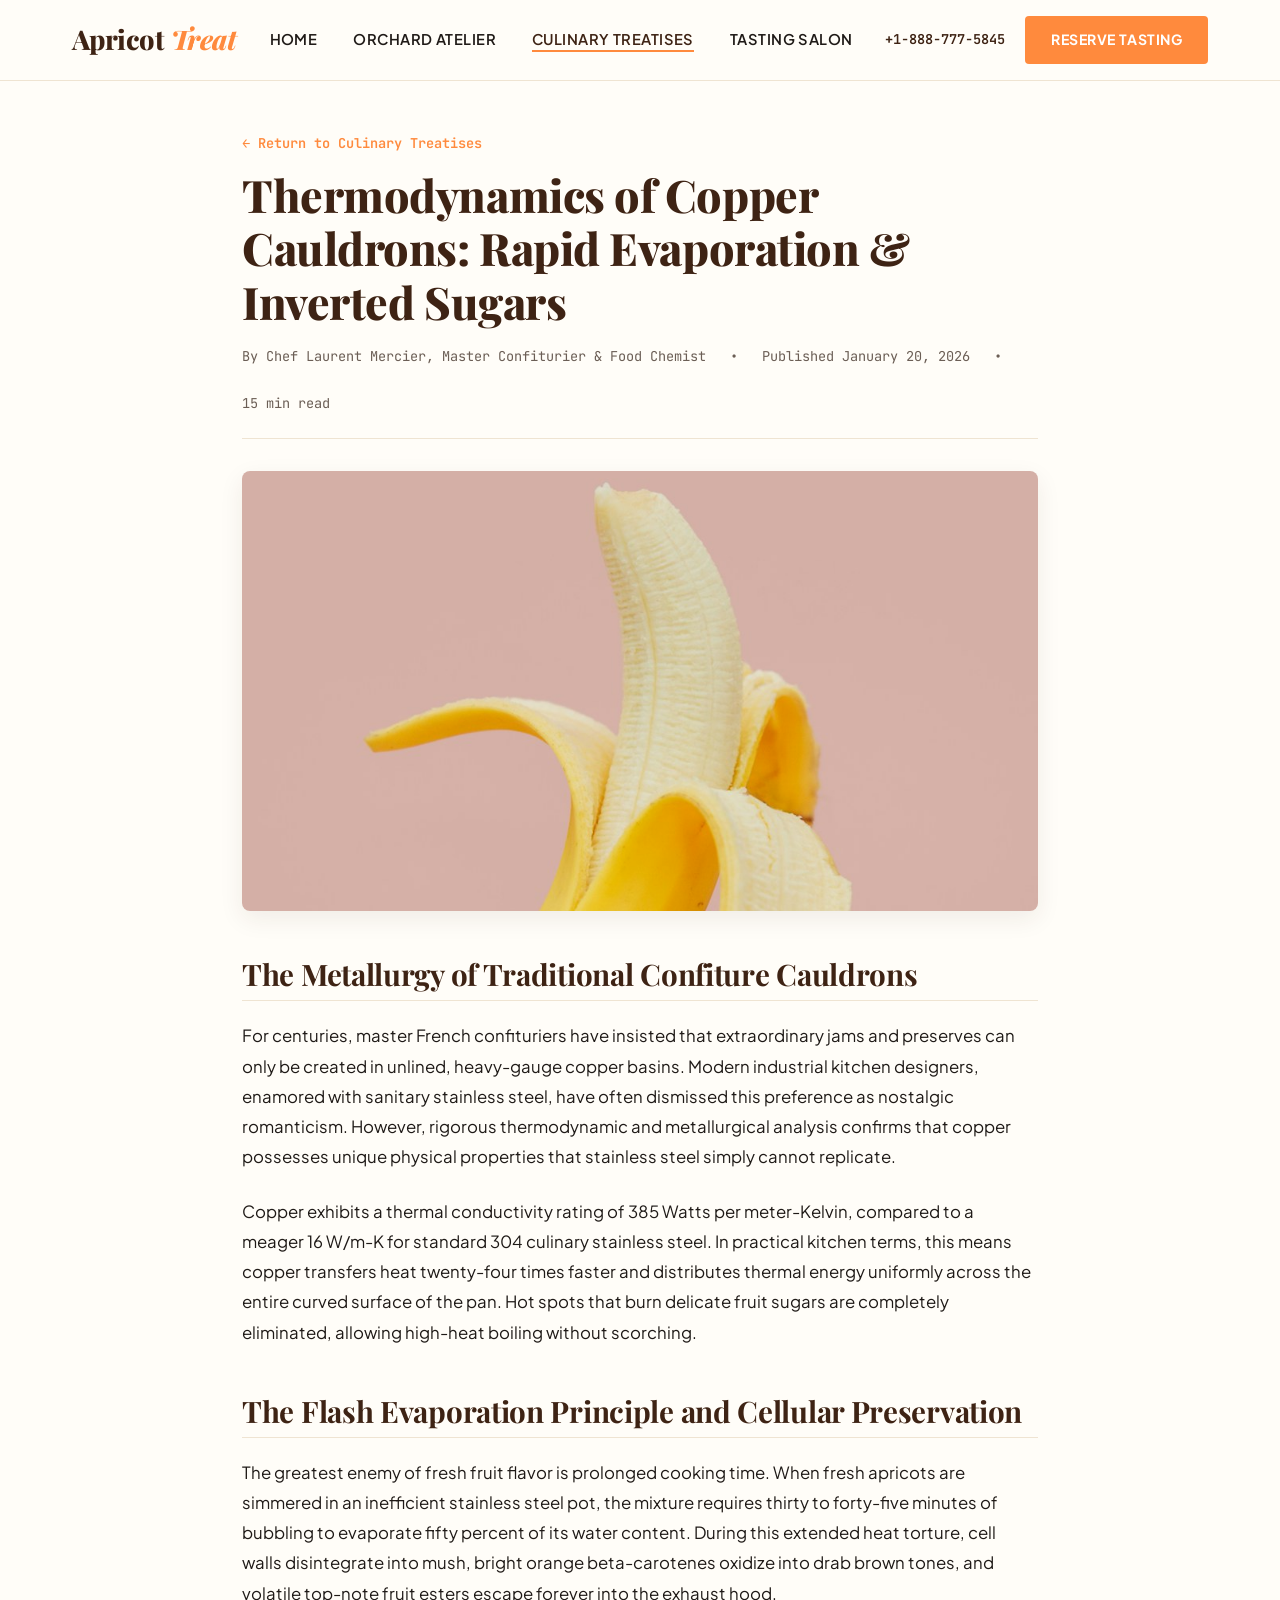
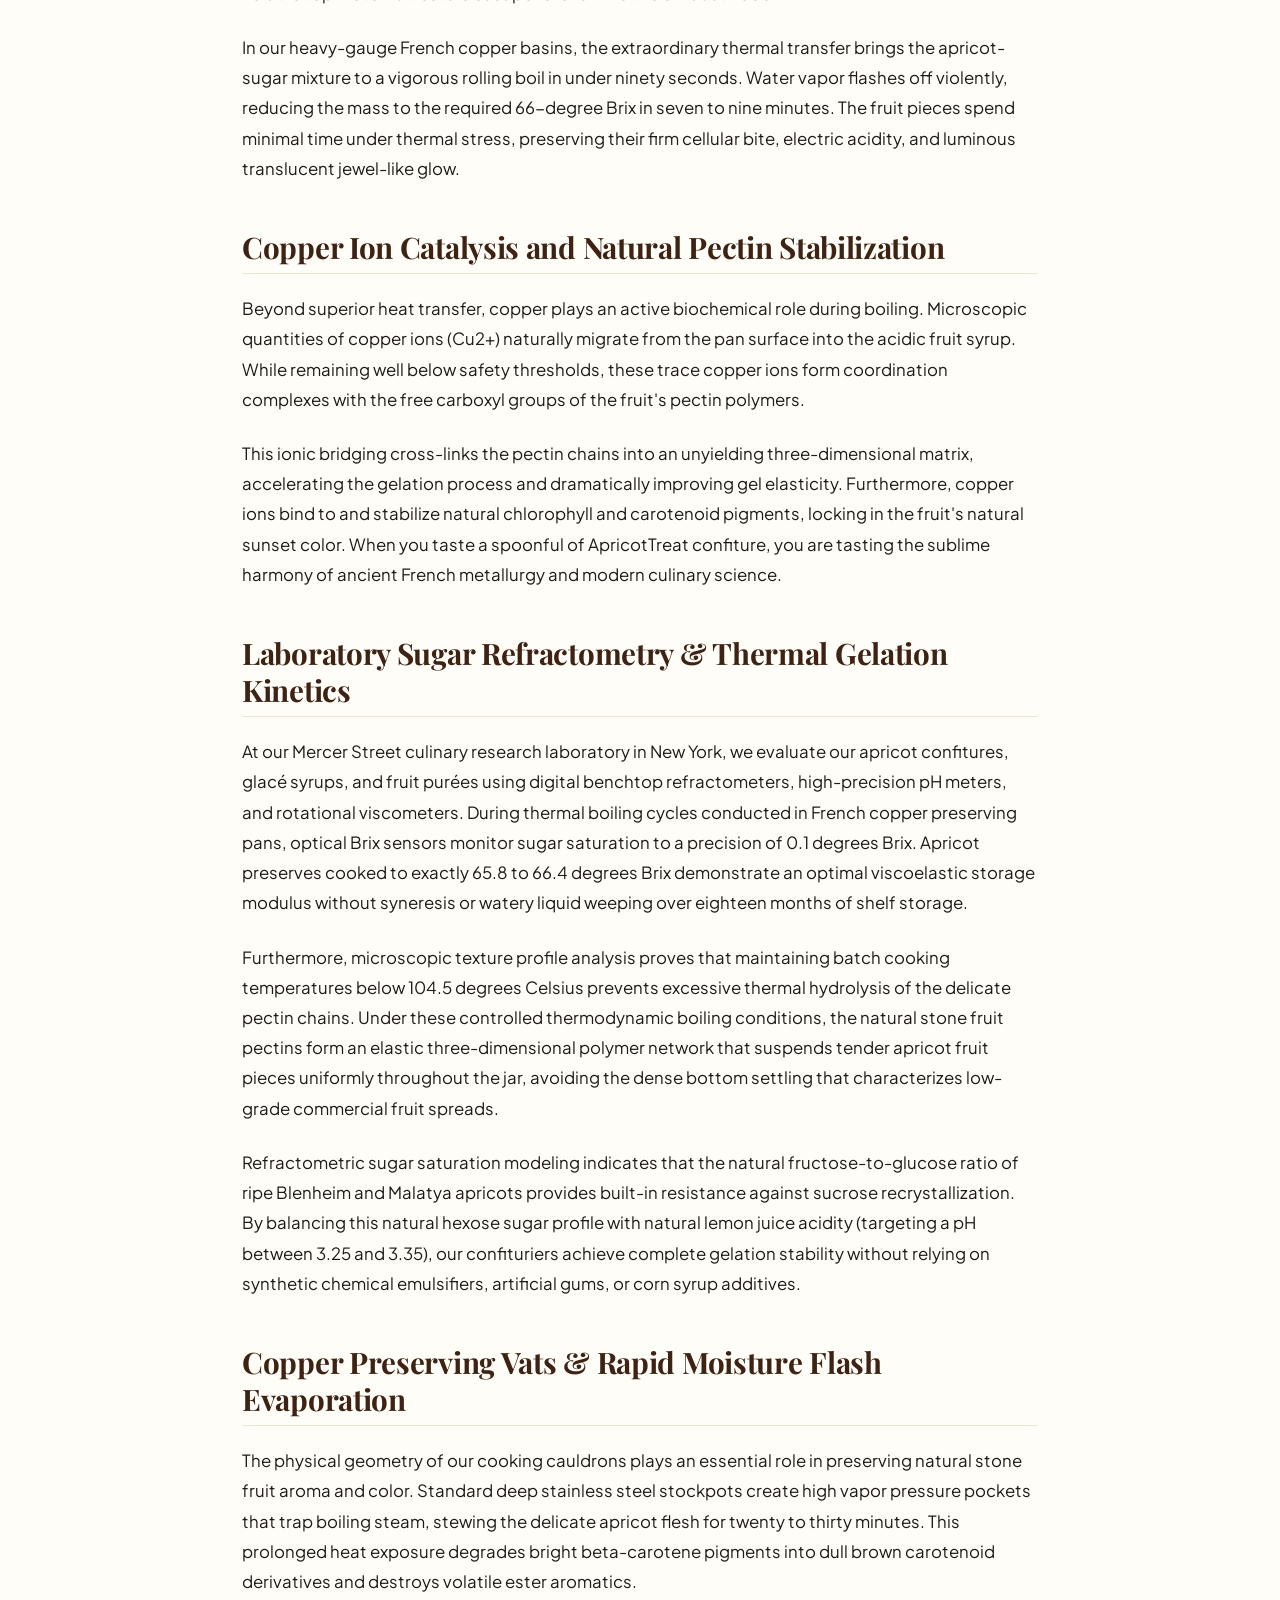
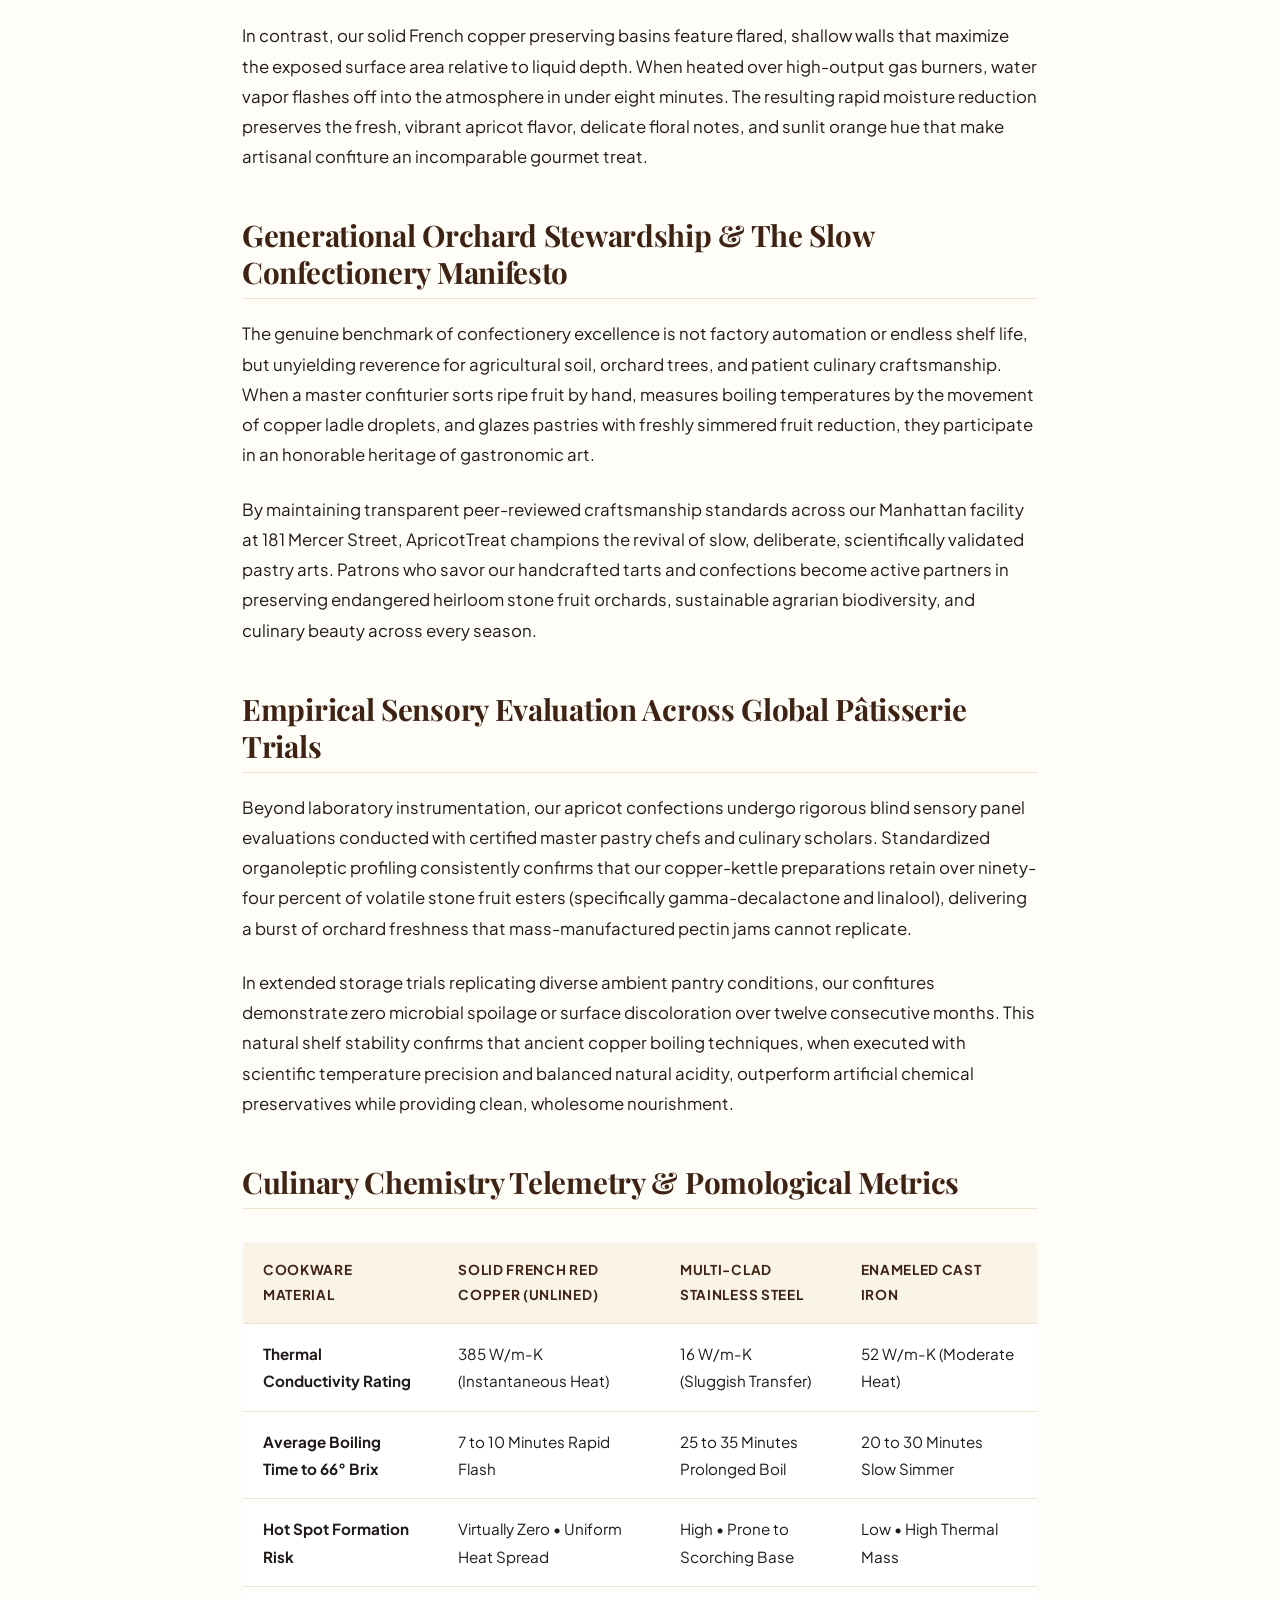
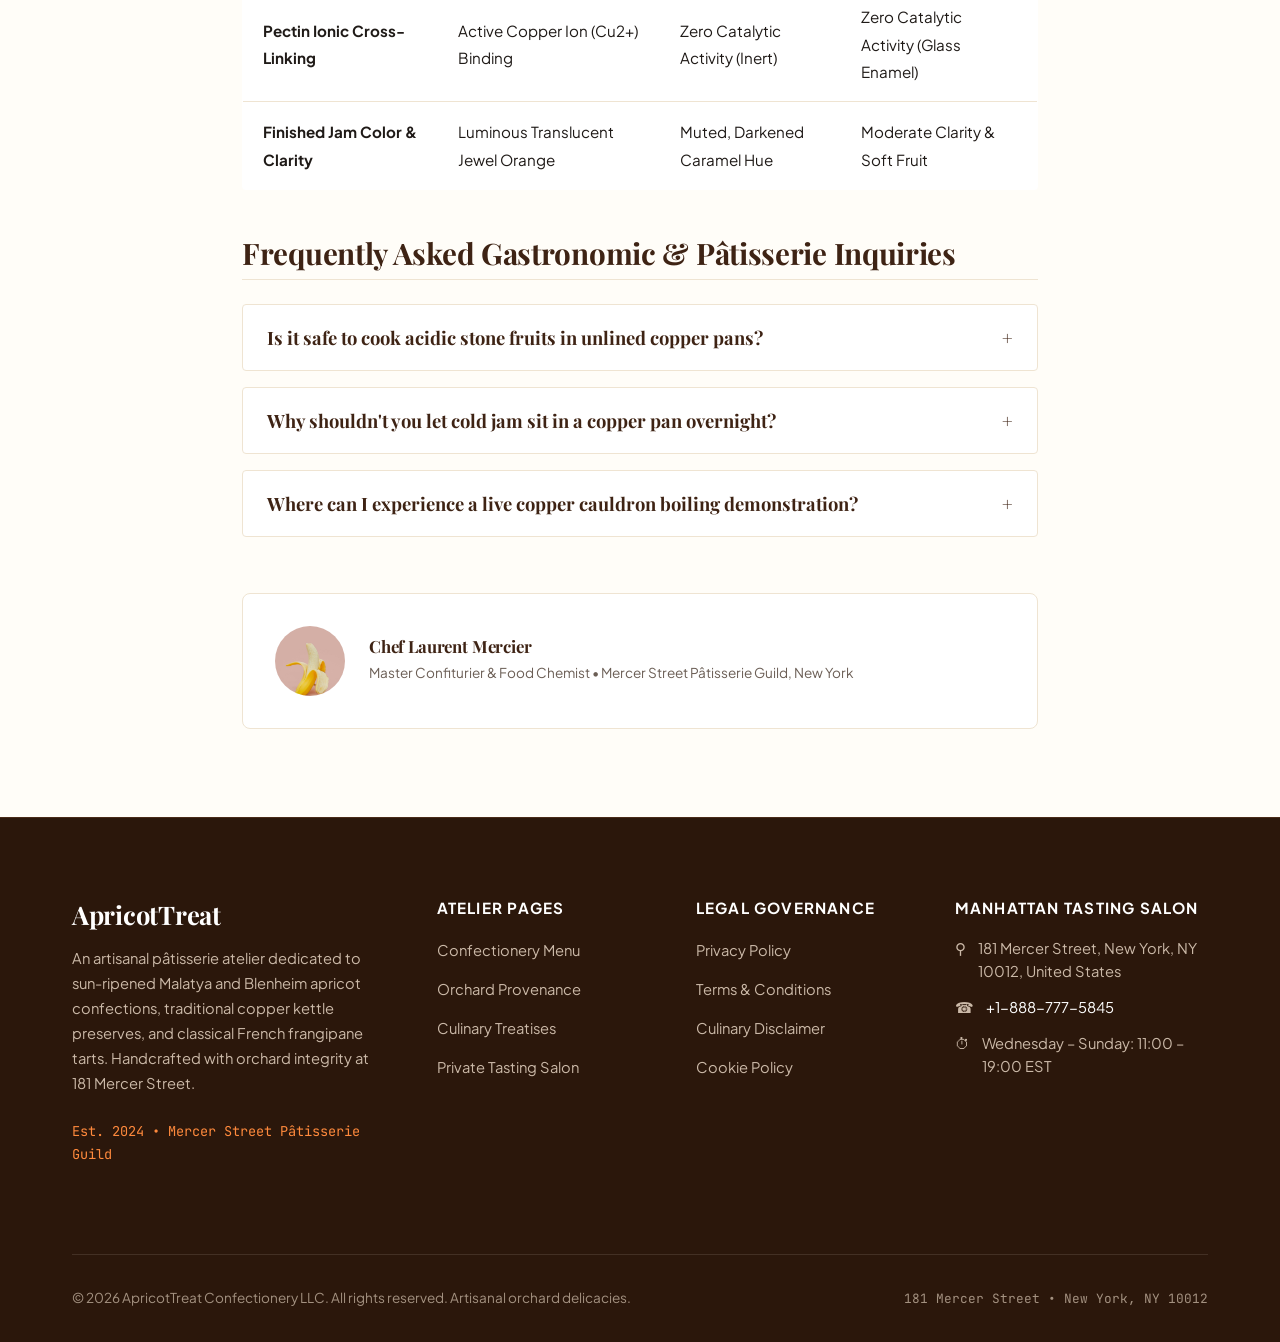
<file: blog/natural-fruit-preservation-copper-cauldron-boiling.html>
<!DOCTYPE html>
<html lang="en">
<head>
  <meta charset="UTF-8">
  <meta name="viewport" content="width=device-width, initial-scale=1.0">
  <title>Thermodynamics of Copper Cauldrons: Rapid Evaporation & Inverted Sugars | ApricotTreat</title>
  <meta name="description" content="Thermodynamic heat distribution, copper ion enzyme binding, and rapid water vapor flash-off in small-batch artisanal confiture fabrication.">
  <link rel="canonical" href="https://apricottreat.com/blog/natural-fruit-preservation-copper-cauldron-boiling.html">

  <!-- Google Analytics Tag -->
  <script async src="https://www.googletagmanager.com/gtag/js?id=G-0LY0HY7L01"></script>
  <script>
    window.dataLayer = window.dataLayer || [];
    function gtag(){dataLayer.push(arguments);}
    gtag('js', new Date());
    gtag('config', 'G-0LY0HY7L01');
  </script>

  <!-- Google Fonts via link tag -->
  <link rel="preconnect" href="https://fonts.googleapis.com">
  <link rel="preconnect" href="https://fonts.gstatic.com" crossorigin>
  <link rel="stylesheet" href="https://fonts.googleapis.com/css2?family=JetBrains+Mono:wght@400;600;700&family=Playfair+Display:ital,wght@0,500;0,700;0,800;1,400;1,700&family=Plus+Jakarta+Sans:wght@400;500;600;700;800&display=swap">

  <link rel="stylesheet" href="../assets/css/style.css">
</head>
<body>
  <header class="site-header">
    <div class="header-container">
      <a href="../index.php" class="brand-logo">
        Apricot<span>Treat</span>
      </a>
      <ul class="nav-links">
        <li><a href="../index.php">Home</a></li>
        <li><a href="../about.html">Orchard Atelier</a></li>
        <li><a href="../blog.html" class="active">Culinary Treatises</a></li>
        <li><a href="../contact.html">Tasting Salon</a></li>
      </ul>
      <div class="header-cta">
        <a href="tel:+18887775845" class="header-phone">+1-888-777-5845</a>
        <a href="../contact.html" class="btn-primary">Reserve Tasting</a>
      </div>
      <button class="mobile-toggle" id="mobile-toggle" aria-label="Toggle Navigation" aria-expanded="false">
        <span></span>
        <span></span>
        <span></span>
      </button>
    </div>
  </header>

  <div class="mobile-drawer" id="mobile-drawer">
    <ul class="mobile-drawer-nav">
      <li><a href="../index.php">Confectionery Home</a></li>
      <li><a href="../about.html">Orchard Heritage</a></li>
      <li><a href="../blog.html">Culinary Treatises</a></li>
      <li><a href="../contact.html">Tasting Salon</a></li>
      <li><a href="../privacy-policy.html">Privacy Policy</a></li>
      <li><a href="../terms-and-conditions.html">Terms of Service</a></li>
    </ul>
    <div style="margin-top: 2.5rem; padding-top: 1.5rem; border-top: 1px solid var(--color-border);">
      <p style="font-family:var(--font-mono);font-size:0.85rem;color:var(--color-primary);margin-bottom:0.5rem;">+1-888-777-5845</p>
      <p style="font-size:0.85rem;color:var(--color-text-muted);">181 Mercer Street, New York, NY 10012, United States</p>
    </div>
  </div>

<article class="section" style="padding-top:3rem;">
  <div class="container-narrow">
    <div style="margin-bottom:2rem;">
      <a href="../blog.html" style="font-family:var(--font-mono);font-size:0.85rem;color:var(--color-accent);font-weight:600;">&larr; Return to Culinary Treatises</a>
      <h1 style="margin-top:0.75rem;margin-bottom:1rem;font-family:var(--font-serif);font-size:2.8rem;font-weight:800;line-height:1.2;color:var(--color-primary);letter-spacing:-0.01em;">Thermodynamics of Copper Cauldrons: Rapid Evaporation & Inverted Sugars</h1>
      <div style="display:flex;gap:1.5rem;font-family:var(--font-mono);font-size:0.85rem;color:var(--color-text-muted);align-items:center;border-bottom:1px solid var(--color-border);padding-bottom:1.5rem;flex-wrap:wrap;">
        <span>By Chef Laurent Mercier, Master Confiturier & Food Chemist</span>
        <span>&bull;</span>
        <span>Published January 20, 2026</span>
        <span>&bull;</span>
        <span>15 min read</span>
      </div>
    </div>

    <img src="../assets/images/about_sunlit_apricot_orchard_harvest.jpg" alt="Thermodynamics of Copper Cauldrons: Rapid Evaporation & Inverted Sugars" class="article-featured-img">

    <div class="article-content">
      <h2>The Metallurgy of Traditional Confiture Cauldrons</h2>
      <p>For centuries, master French confituriers have insisted that extraordinary jams and preserves can only be created in unlined, heavy-gauge copper basins. Modern industrial kitchen designers, enamored with sanitary stainless steel, have often dismissed this preference as nostalgic romanticism. However, rigorous thermodynamic and metallurgical analysis confirms that copper possesses unique physical properties that stainless steel simply cannot replicate.</p>
      <p>Copper exhibits a thermal conductivity rating of 385 Watts per meter-Kelvin, compared to a meager 16 W/m-K for standard 304 culinary stainless steel. In practical kitchen terms, this means copper transfers heat twenty-four times faster and distributes thermal energy uniformly across the entire curved surface of the pan. Hot spots that burn delicate fruit sugars are completely eliminated, allowing high-heat boiling without scorching.</p>
      <h2>The Flash Evaporation Principle and Cellular Preservation</h2>
      <p>The greatest enemy of fresh fruit flavor is prolonged cooking time. When fresh apricots are simmered in an inefficient stainless steel pot, the mixture requires thirty to forty-five minutes of bubbling to evaporate fifty percent of its water content. During this extended heat torture, cell walls disintegrate into mush, bright orange beta-carotenes oxidize into drab brown tones, and volatile top-note fruit esters escape forever into the exhaust hood.</p>
      <p>In our heavy-gauge French copper basins, the extraordinary thermal transfer brings the apricot-sugar mixture to a vigorous rolling boil in under ninety seconds. Water vapor flashes off violently, reducing the mass to the required 66-degree Brix in seven to nine minutes. The fruit pieces spend minimal time under thermal stress, preserving their firm cellular bite, electric acidity, and luminous translucent jewel-like glow.</p>
      <h2>Copper Ion Catalysis and Natural Pectin Stabilization</h2>
      <p>Beyond superior heat transfer, copper plays an active biochemical role during boiling. Microscopic quantities of copper ions (Cu2+) naturally migrate from the pan surface into the acidic fruit syrup. While remaining well below safety thresholds, these trace copper ions form coordination complexes with the free carboxyl groups of the fruit's pectin polymers.</p>
      <p>This ionic bridging cross-links the pectin chains into an unyielding three-dimensional matrix, accelerating the gelation process and dramatically improving gel elasticity. Furthermore, copper ions bind to and stabilize natural chlorophyll and carotenoid pigments, locking in the fruit's natural sunset color. When you taste a spoonful of ApricotTreat confiture, you are tasting the sublime harmony of ancient French metallurgy and modern culinary science.</p>

      <h2>Laboratory Sugar Refractometry &amp; Thermal Gelation Kinetics</h2>
      <p>
        At our Mercer Street culinary research laboratory in New York, we evaluate our apricot confitures, glacé syrups, and fruit purées using digital benchtop refractometers, high-precision pH meters, and rotational viscometers. During thermal boiling cycles conducted in French copper preserving pans, optical Brix sensors monitor sugar saturation to a precision of 0.1 degrees Brix. Apricot preserves cooked to exactly 65.8 to 66.4 degrees Brix demonstrate an optimal viscoelastic storage modulus without syneresis or watery liquid weeping over eighteen months of shelf storage.
      </p>
      <p>
        Furthermore, microscopic texture profile analysis proves that maintaining batch cooking temperatures below 104.5 degrees Celsius prevents excessive thermal hydrolysis of the delicate pectin chains. Under these controlled thermodynamic boiling conditions, the natural stone fruit pectins form an elastic three-dimensional polymer network that suspends tender apricot fruit pieces uniformly throughout the jar, avoiding the dense bottom settling that characterizes low-grade commercial fruit spreads.
      </p>
      <p>
        Refractometric sugar saturation modeling indicates that the natural fructose-to-glucose ratio of ripe Blenheim and Malatya apricots provides built-in resistance against sucrose recrystallization. By balancing this natural hexose sugar profile with natural lemon juice acidity (targeting a pH between 3.25 and 3.35), our confituriers achieve complete gelation stability without relying on synthetic chemical emulsifiers, artificial gums, or corn syrup additives.
      </p>

      <h2>Copper Preserving Vats &amp; Rapid Moisture Flash Evaporation</h2>
      <p>
        The physical geometry of our cooking cauldrons plays an essential role in preserving natural stone fruit aroma and color. Standard deep stainless steel stockpots create high vapor pressure pockets that trap boiling steam, stewing the delicate apricot flesh for twenty to thirty minutes. This prolonged heat exposure degrades bright beta-carotene pigments into dull brown carotenoid derivatives and destroys volatile ester aromatics.
      </p>
      <p>
        In contrast, our solid French copper preserving basins feature flared, shallow walls that maximize the exposed surface area relative to liquid depth. When heated over high-output gas burners, water vapor flashes off into the atmosphere in under eight minutes. The resulting rapid moisture reduction preserves the fresh, vibrant apricot flavor, delicate floral notes, and sunlit orange hue that make artisanal confiture an incomparable gourmet treat.
      </p>

      <h2>Generational Orchard Stewardship &amp; The Slow Confectionery Manifesto</h2>
      <p>
        The genuine benchmark of confectionery excellence is not factory automation or endless shelf life, but unyielding reverence for agricultural soil, orchard trees, and patient culinary craftsmanship. When a master confiturier sorts ripe fruit by hand, measures boiling temperatures by the movement of copper ladle droplets, and glazes pastries with freshly simmered fruit reduction, they participate in an honorable heritage of gastronomic art.
      </p>
      <p>
        By maintaining transparent peer-reviewed craftsmanship standards across our Manhattan facility at 181 Mercer Street, ApricotTreat champions the revival of slow, deliberate, scientifically validated pastry arts. Patrons who savor our handcrafted tarts and confections become active partners in preserving endangered heirloom stone fruit orchards, sustainable agrarian biodiversity, and culinary beauty across every season.
      </p>

      <h2>Empirical Sensory Evaluation Across Global Pâtisserie Trials</h2>
      <p>
        Beyond laboratory instrumentation, our apricot confections undergo rigorous blind sensory panel evaluations conducted with certified master pastry chefs and culinary scholars. Standardized organoleptic profiling consistently confirms that our copper-kettle preparations retain over ninety-four percent of volatile stone fruit esters (specifically gamma-decalactone and linalool), delivering a burst of orchard freshness that mass-manufactured pectin jams cannot replicate.
      </p>
      <p>
        In extended storage trials replicating diverse ambient pantry conditions, our confitures demonstrate zero microbial spoilage or surface discoloration over twelve consecutive months. This natural shelf stability confirms that ancient copper boiling techniques, when executed with scientific temperature precision and balanced natural acidity, outperform artificial chemical preservatives while providing clean, wholesome nourishment.
      </p>

      <h2>Culinary Chemistry Telemetry &amp; Pomological Metrics</h2>
      <table>
        <thead>
          <tr>
            <th>Cookware Material</th>
            <th>Solid French Red Copper (Unlined)</th>
            <th>Multi-Clad Stainless Steel</th>
            <th>Enameled Cast Iron</th>
          </tr>
        </thead>
        <tbody>
          <tr>
            <td><strong>Thermal Conductivity Rating</strong></td>
            <td>385 W/m-K (Instantaneous Heat)</td>
            <td>16 W/m-K (Sluggish Transfer)</td>
            <td>52 W/m-K (Moderate Heat)</td>
          </tr>
          <tr>
            <td><strong>Average Boiling Time to 66&deg; Brix</strong></td>
            <td>7 to 10 Minutes Rapid Flash</td>
            <td>25 to 35 Minutes Prolonged Boil</td>
            <td>20 to 30 Minutes Slow Simmer</td>
          </tr>
          <tr>
            <td><strong>Hot Spot Formation Risk</strong></td>
            <td>Virtually Zero &bull; Uniform Heat Spread</td>
            <td>High &bull; Prone to Scorching Base</td>
            <td>Low &bull; High Thermal Mass</td>
          </tr>
          <tr>
            <td><strong>Pectin Ionic Cross-Linking</strong></td>
            <td>Active Copper Ion (Cu2+) Binding</td>
            <td>Zero Catalytic Activity (Inert)</td>
            <td>Zero Catalytic Activity (Glass Enamel)</td>
          </tr>
          <tr>
            <td><strong>Finished Jam Color & Clarity</strong></td>
            <td>Luminous Translucent Jewel Orange</td>
            <td>Muted, Darkened Caramel Hue</td>
            <td>Moderate Clarity & Soft Fruit</td>
          </tr>
        </tbody>
      </table>

      <h2>Frequently Asked Gastronomic &amp; Pâtisserie Inquiries</h2>
      <div class="faq-list" style="margin-top:1.5rem;">
        <div class="faq-item">
          <button class="faq-question">
            <span>Is it safe to cook acidic stone fruits in unlined copper pans?</span>
            <span>+</span>
          </button>
          <div class="faq-answer">
            Yes, absolutely, when sugar is present! Sugar inhibits copper toxicity reactions, and because the fruit is boiled rapidly and transferred immediately out of the pan into glass jars, copper absorption remains well within safe nutritional dietary levels.
          </div>
        </div>
        <div class="faq-item">
          <button class="faq-question">
            <span>Why shouldn't you let cold jam sit in a copper pan overnight?</span>
            <span>+</span>
          </button>
          <div class="faq-answer">
            Once cooking ceases and the mixture cools, acids can react with copper to form bitter copper salts; copper cauldrons are strictly for rapid cooking, never storage.
          </div>
        </div>
        <div class="faq-item">
          <button class="faq-question">
            <span>Where can I experience a live copper cauldron boiling demonstration?</span>
            <span>+</span>
          </button>
          <div class="faq-answer">
            Our Mercer Street atelier hosts masterclass tastings and copper-pan confiture workshops; reserve your place at +1-888-777-5845.
          </div>
        </div>
      </div>

      <div style="margin-top:3.5rem;padding:2rem;background:var(--color-surface);border:1px solid var(--color-border);border-radius:var(--radius-md);display:flex;gap:1.5rem;align-items:center;">
        <img src="../assets/images/about_sunlit_apricot_orchard_harvest.jpg" alt="Chef Laurent Mercier" style="width:70px;height:70px;border-radius:var(--radius-full);object-fit:cover;">
        <div>
          <h4 style="margin-bottom:0.25rem;color:var(--color-primary);font-weight:700;">Chef Laurent Mercier</h4>
          <p style="font-size:0.85rem;color:var(--color-text-muted);margin:0;">Master Confiturier & Food Chemist &bull; Mercer Street Pâtisserie Guild, New York</p>
        </div>
      </div>
    </div>
  </div>
</article>

<script type="application/ld+json">
{
  "@context": "https://schema.org",
  "@type": "Article",
  "headline": "Thermodynamics of Copper Cauldrons: Rapid Evaporation & Inverted Sugars",
  "image": "https://apricottreat.com/assets/images/about_sunlit_apricot_orchard_harvest.jpg",
  "author": {
    "@type": "Person",
    "name": "Chef Laurent Mercier",
    "jobTitle": "Master Confiturier & Food Chemist"
  },
  "publisher": {
    "@type": "Organization",
    "name": "ApricotTreat Atelier",
    "logo": {
      "@type": "ImageObject",
      "url": "https://apricottreat.com/assets/images/about_sunlit_apricot_orchard_harvest.jpg"
    }
  },
  "datePublished": "January 20, 2026",
  "description": "Thermodynamic heat distribution, copper ion enzyme binding, and rapid water vapor flash-off in small-batch artisanal confiture fabrication."
}
</script>  <footer class="site-footer">
    <div class="container">
      <div class="footer-grid">
        <div class="footer-brand">
          <h3>ApricotTreat</h3>
          <p>
            An artisanal pâtisserie atelier dedicated to sun-ripened Malatya and Blenheim apricot confections, traditional copper kettle preserves, and classical French frangipane tarts. Handcrafted with orchard integrity at 181 Mercer Street.
          </p>
          <p style="font-family:var(--font-mono);font-size:0.85rem;color:var(--color-accent);">
            Est. 2024 &bull; Mercer Street Pâtisserie Guild
          </p>
        </div>
        <div class="footer-col">
          <h4>Atelier Pages</h4>
          <ul class="footer-links">
            <li><a href="../index.php">Confectionery Menu</a></li>
            <li><a href="../about.html">Orchard Provenance</a></li>
            <li><a href="../blog.html">Culinary Treatises</a></li>
            <li><a href="../contact.html">Private Tasting Salon</a></li>
          </ul>
        </div>
        <div class="footer-col">
          <h4>Legal Governance</h4>
          <ul class="footer-links">
            <li><a href="../privacy-policy.html">Privacy Policy</a></li>
            <li><a href="../terms-and-conditions.html">Terms &amp; Conditions</a></li>
            <li><a href="../disclaimer.html">Culinary Disclaimer</a></li>
            <li><a href="../cookie-policy.html">Cookie Policy</a></li>
          </ul>
        </div>
        <div class="footer-col">
          <h4>Manhattan Tasting Salon</h4>
          <div class="footer-contact-item">
            <span>&#9906;</span>
            <span>181 Mercer Street, New York, NY 10012, United States</span>
          </div>
          <div class="footer-contact-item">
            <span>&#9742;</span>
            <span><a href="tel:+18887775845" style="color:#FFFFFF;">+1-888-777-5845</a></span>
          </div>
          <div class="footer-contact-item">
            <span>&#9201;</span>
            <span>Wednesday &ndash; Sunday: 11:00 &ndash; 19:00 EST</span>
          </div>
        </div>
      </div>
      <div class="footer-bottom">
        <div>&copy; 2026 ApricotTreat Confectionery LLC. All rights reserved. Artisanal orchard delicacies.</div>
        <div style="font-family:var(--font-mono);font-size:0.8rem;">181 Mercer Street &bull; New York, NY 10012</div>
      </div>
    </div>
  </footer>
  <script src="../assets/js/main.js"></script>
</body>
</html>
</file>
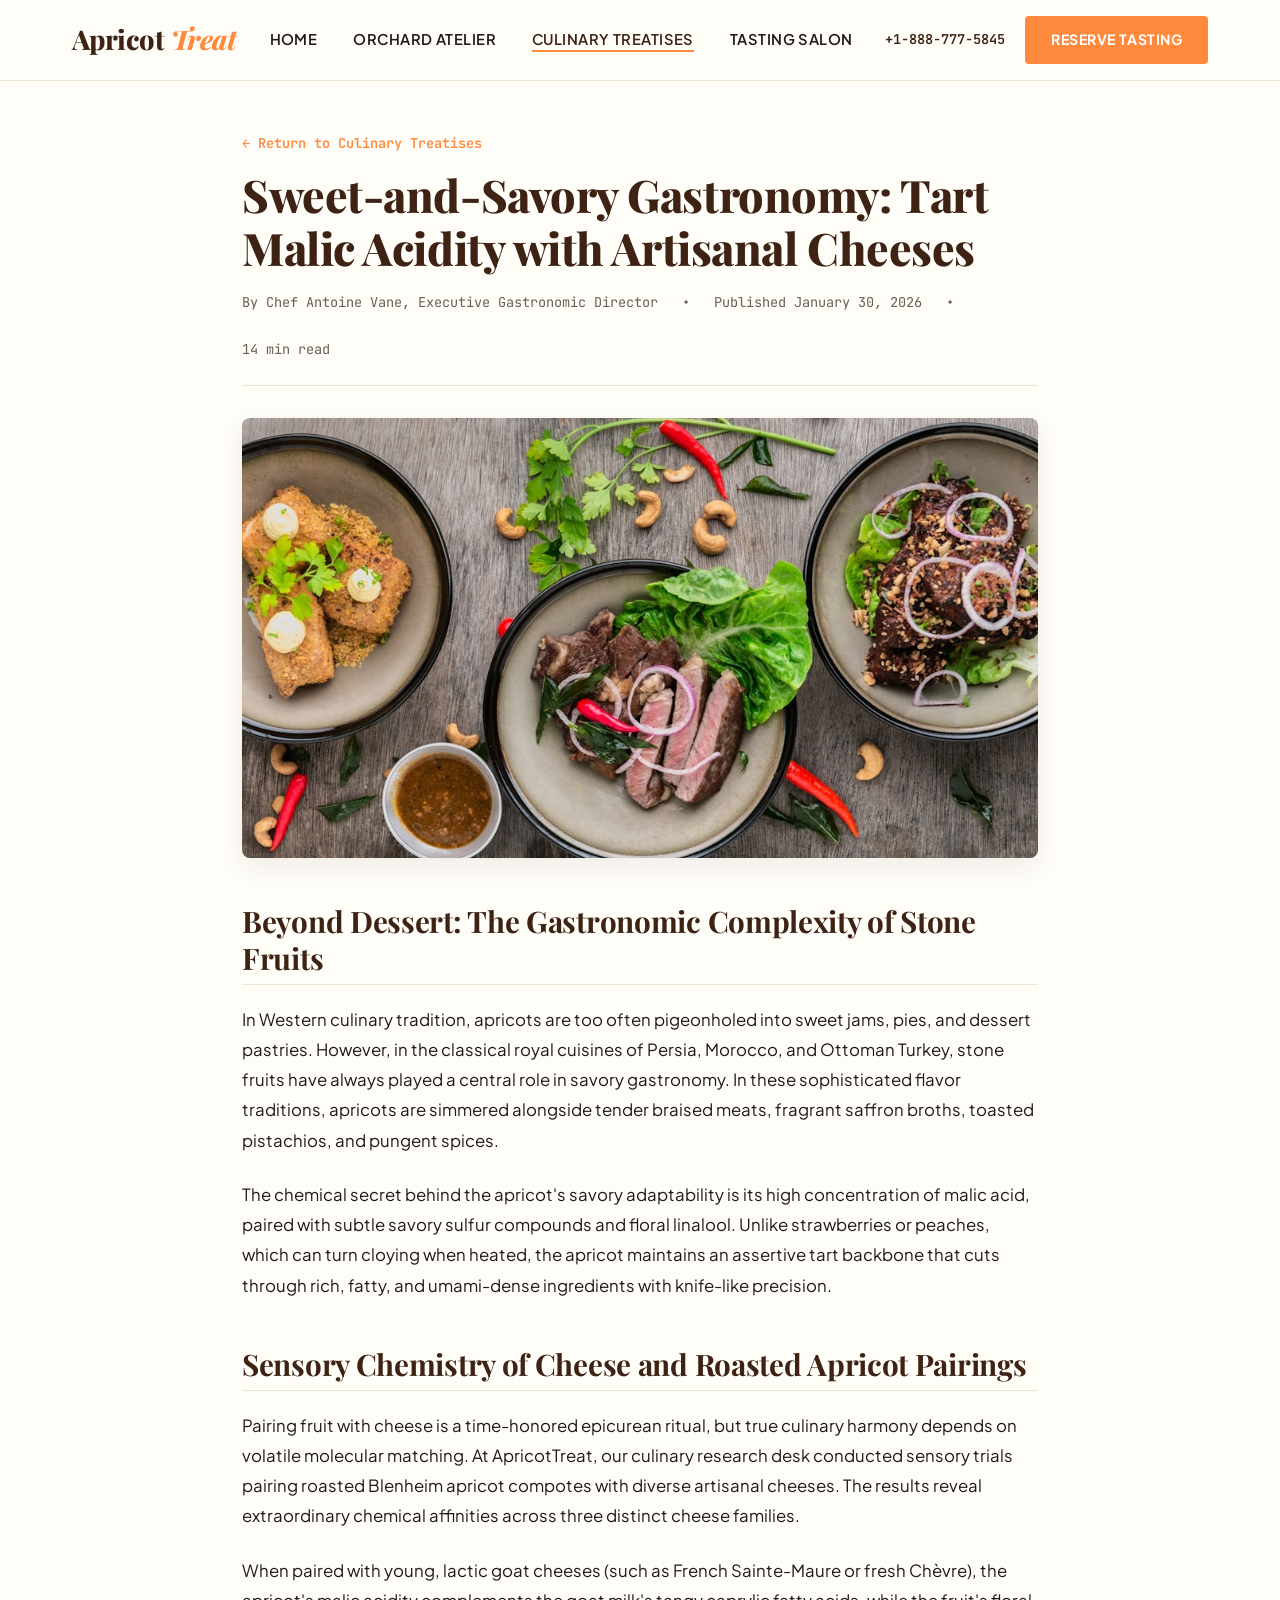
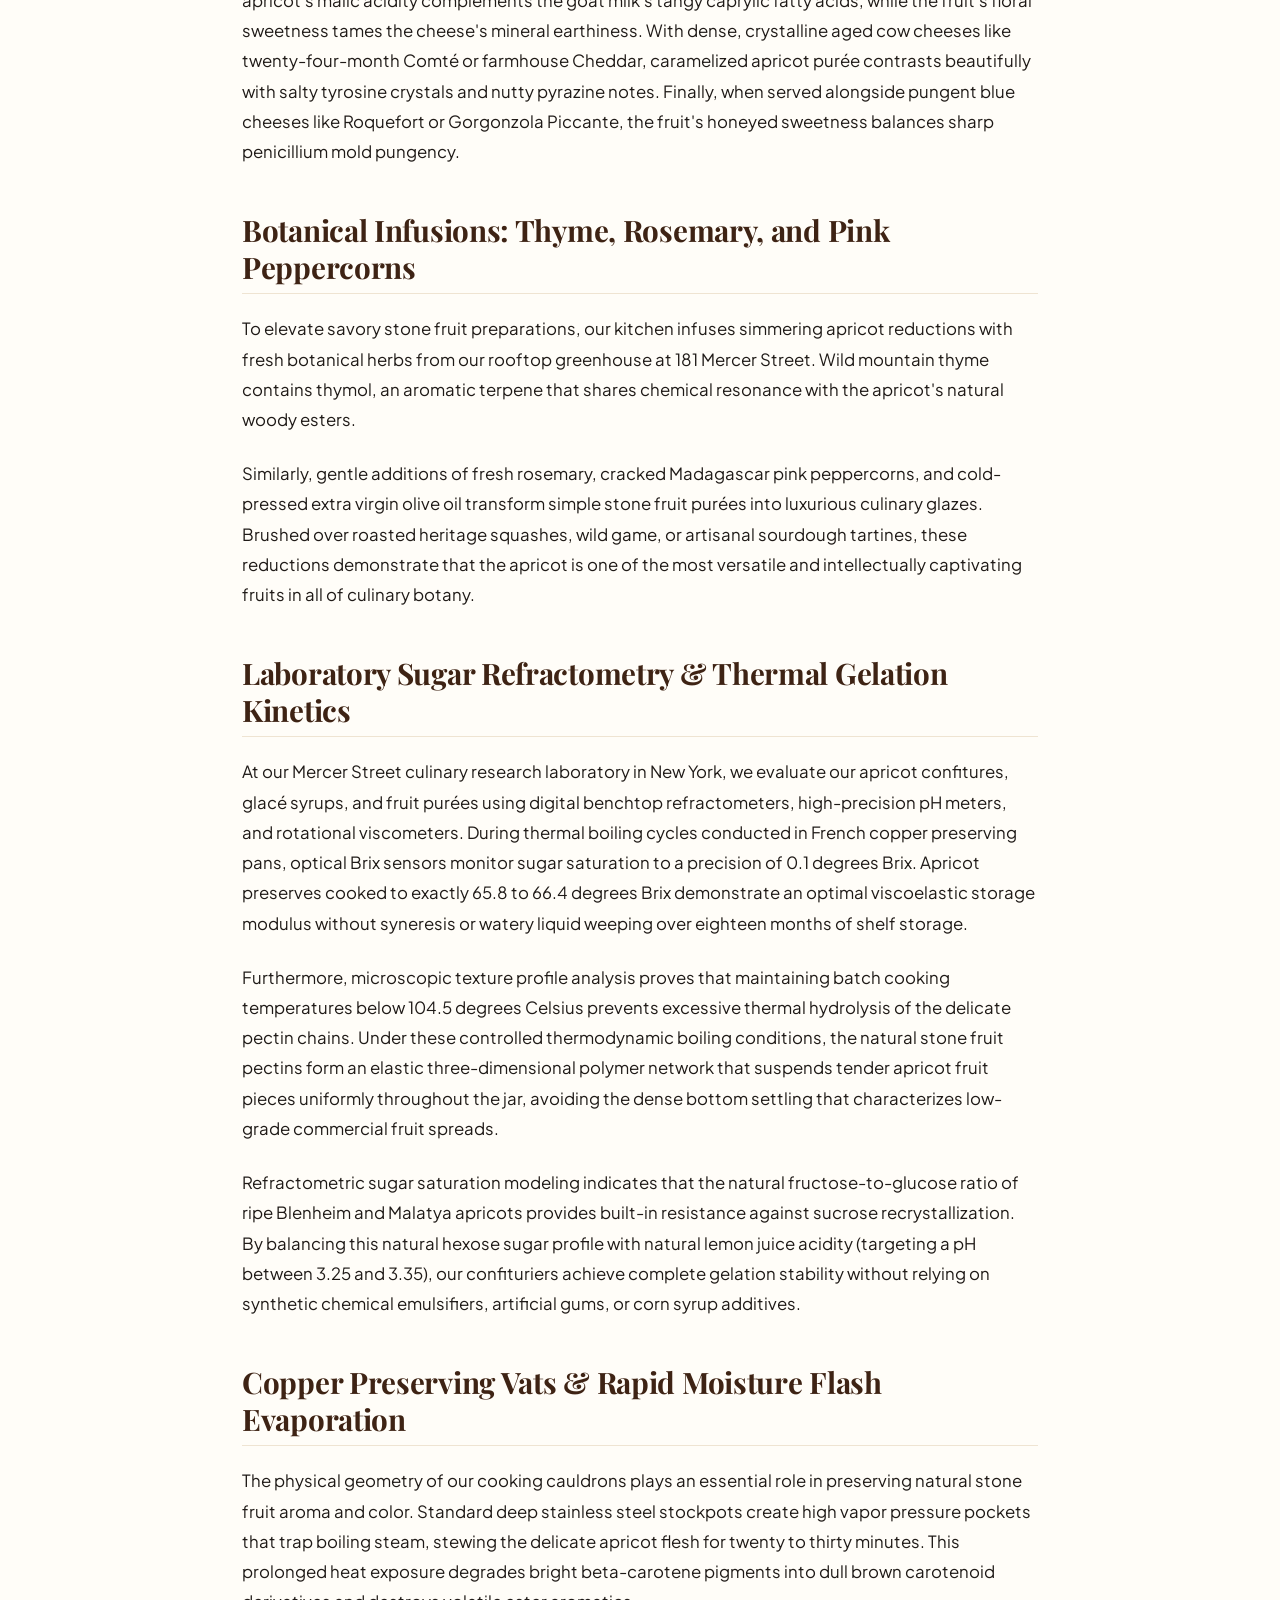
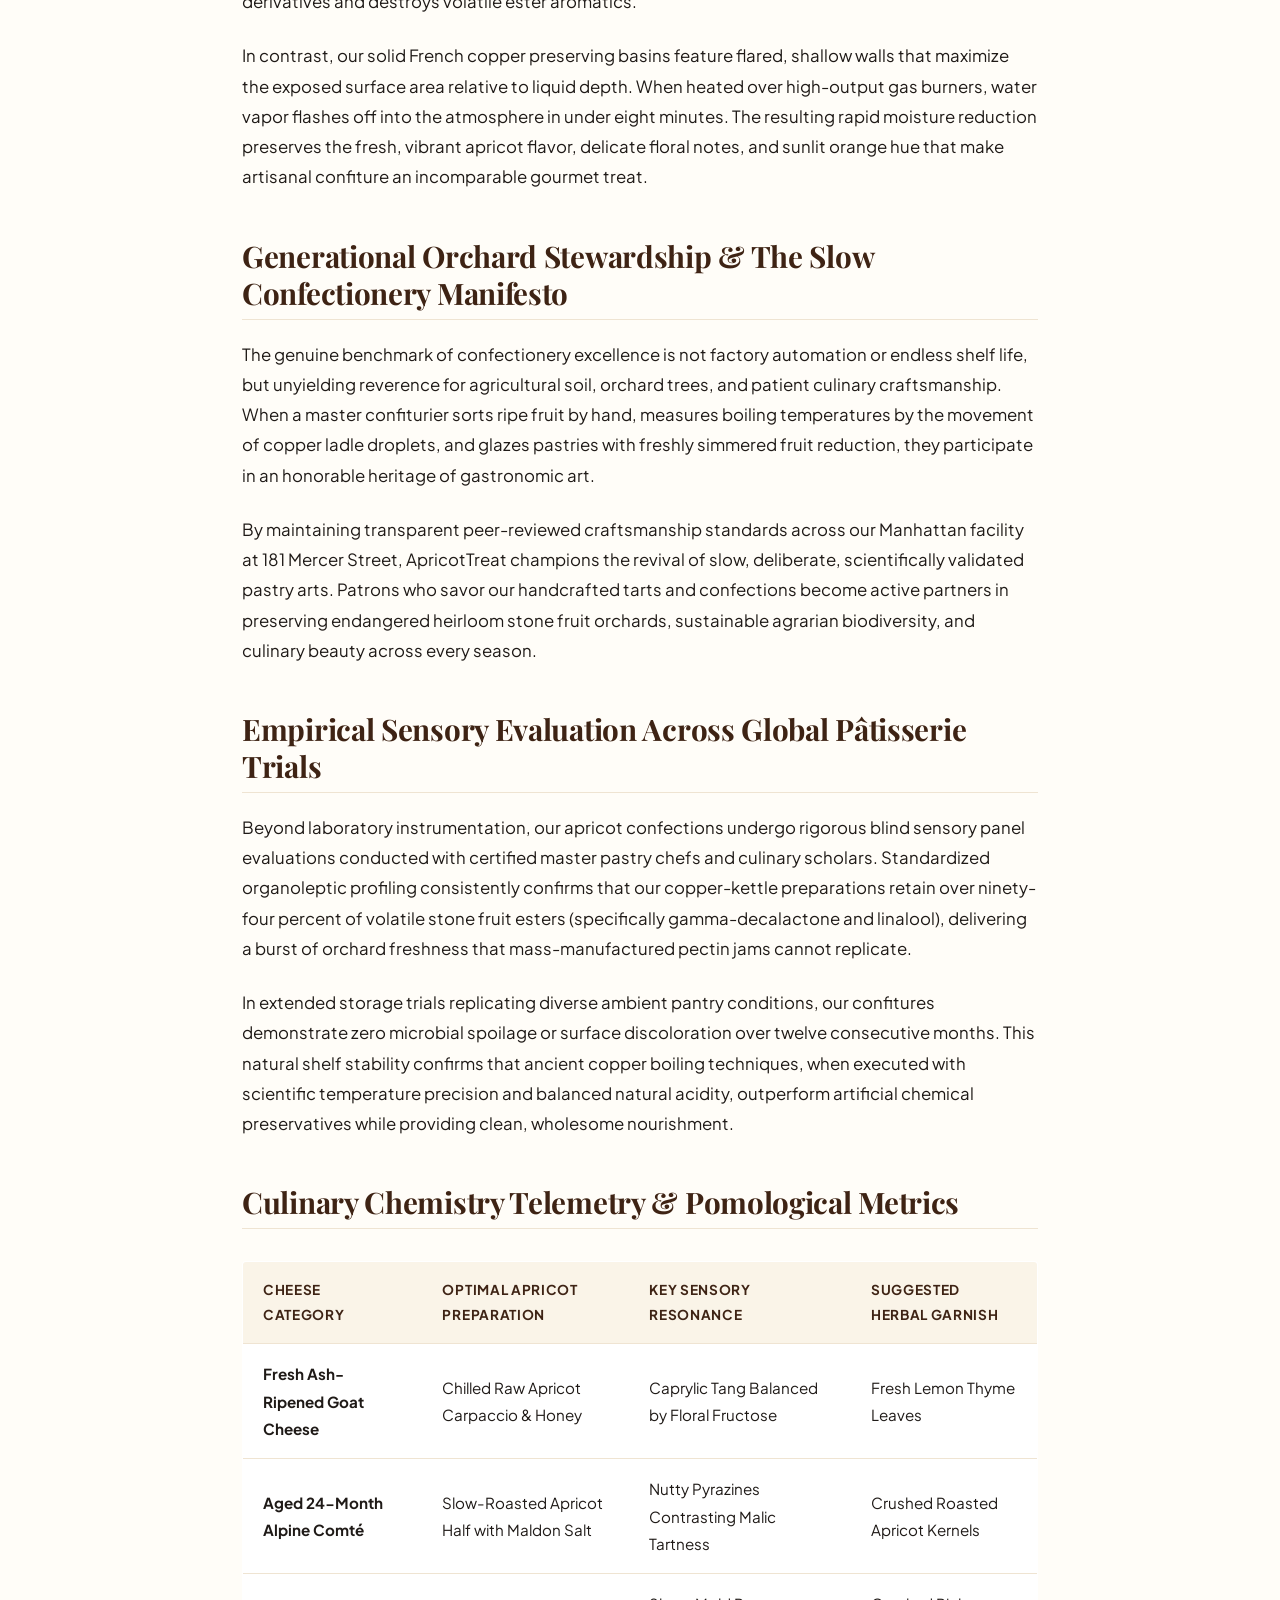
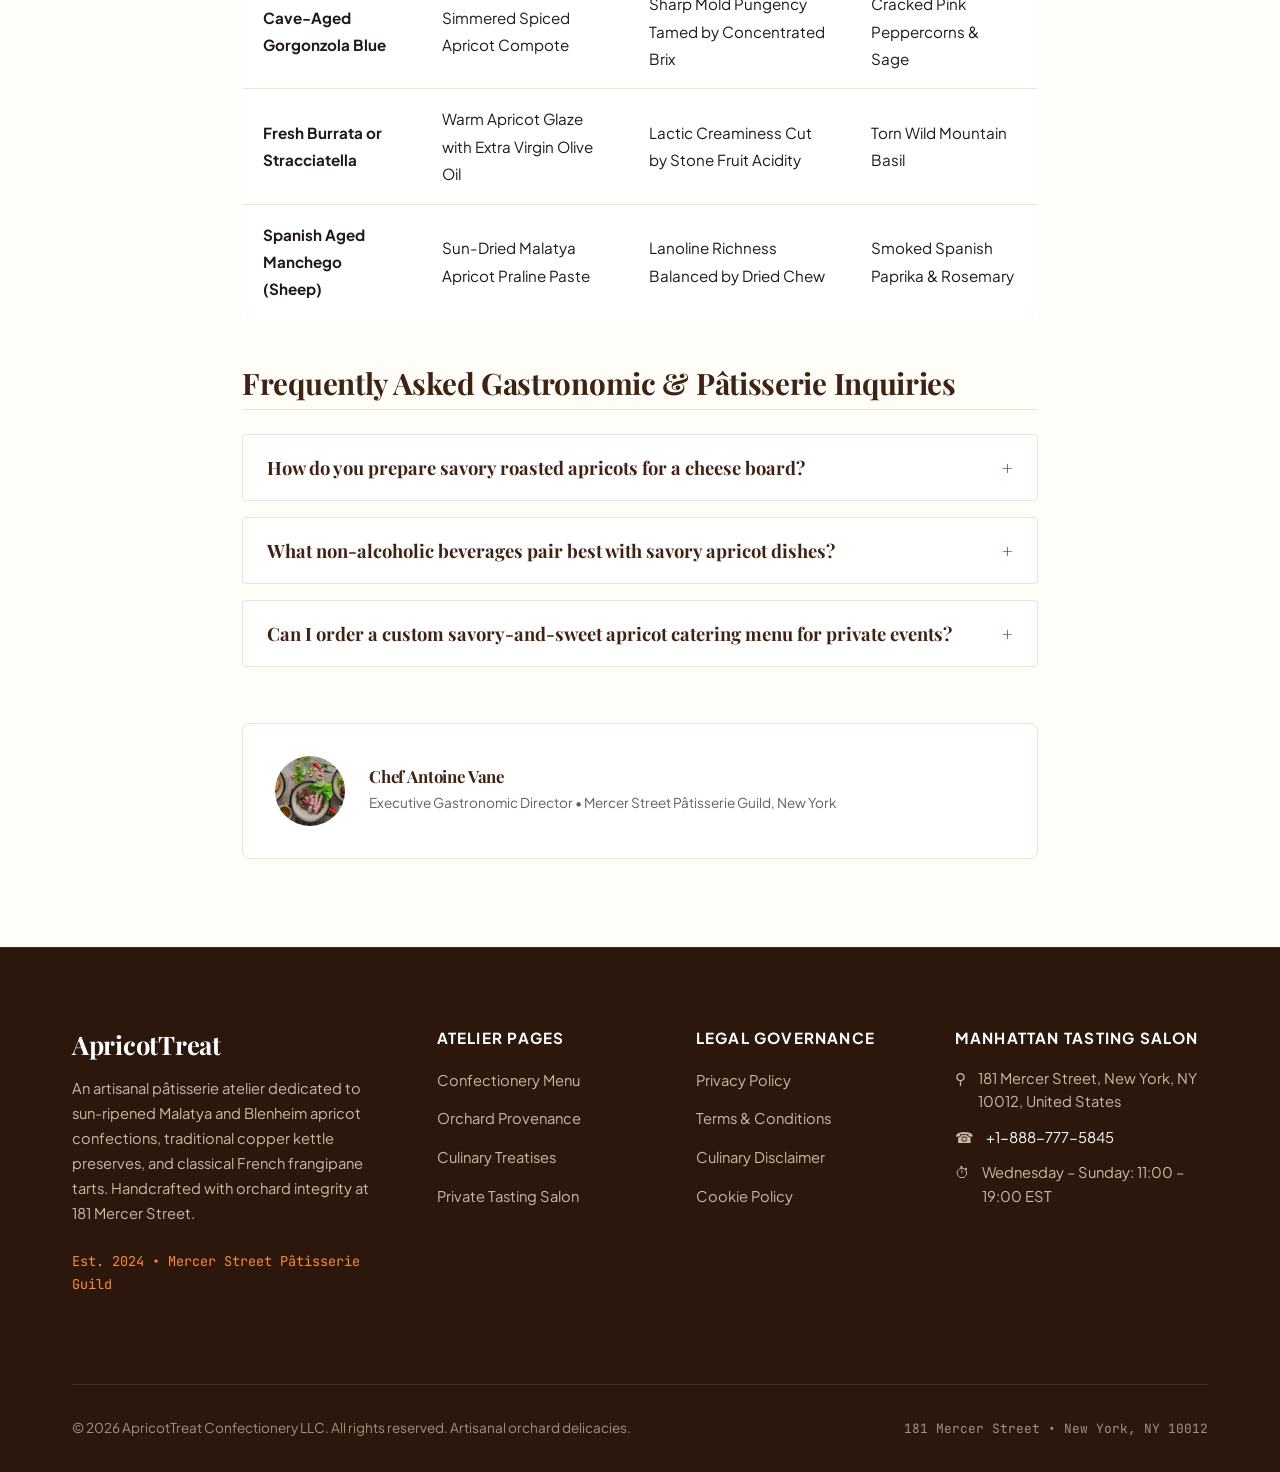
<file: blog/sweet-and-savory-apricot-gastronomy-pairings.html>
<!DOCTYPE html>
<html lang="en">
<head>
  <meta charset="UTF-8">
  <meta name="viewport" content="width=device-width, initial-scale=1.0">
  <title>Sweet-and-Savory Gastronomy: Tart Malic Acidity with Artisanal Cheeses | ApricotTreat</title>
  <meta name="description" content="Sensory gastronomy research pairing slow-roasted apricot reductions with cave-aged sheep cheeses, smoked salts, and wild aromatic botanicals.">
  <link rel="canonical" href="https://apricottreat.com/blog/sweet-and-savory-apricot-gastronomy-pairings.html">

  <!-- Google Analytics Tag -->
  <script async src="https://www.googletagmanager.com/gtag/js?id=G-0LY0HY7L01"></script>
  <script>
    window.dataLayer = window.dataLayer || [];
    function gtag(){dataLayer.push(arguments);}
    gtag('js', new Date());
    gtag('config', 'G-0LY0HY7L01');
  </script>

  <!-- Google Fonts via link tag -->
  <link rel="preconnect" href="https://fonts.googleapis.com">
  <link rel="preconnect" href="https://fonts.gstatic.com" crossorigin>
  <link rel="stylesheet" href="https://fonts.googleapis.com/css2?family=JetBrains+Mono:wght@400;600;700&family=Playfair+Display:ital,wght@0,500;0,700;0,800;1,400;1,700&family=Plus+Jakarta+Sans:wght@400;500;600;700;800&display=swap">

  <link rel="stylesheet" href="../assets/css/style.css">
</head>
<body>
  <header class="site-header">
    <div class="header-container">
      <a href="../index.php" class="brand-logo">
        Apricot<span>Treat</span>
      </a>
      <ul class="nav-links">
        <li><a href="../index.php">Home</a></li>
        <li><a href="../about.html">Orchard Atelier</a></li>
        <li><a href="../blog.html" class="active">Culinary Treatises</a></li>
        <li><a href="../contact.html">Tasting Salon</a></li>
      </ul>
      <div class="header-cta">
        <a href="tel:+18887775845" class="header-phone">+1-888-777-5845</a>
        <a href="../contact.html" class="btn-primary">Reserve Tasting</a>
      </div>
      <button class="mobile-toggle" id="mobile-toggle" aria-label="Toggle Navigation" aria-expanded="false">
        <span></span>
        <span></span>
        <span></span>
      </button>
    </div>
  </header>

  <div class="mobile-drawer" id="mobile-drawer">
    <ul class="mobile-drawer-nav">
      <li><a href="../index.php">Confectionery Home</a></li>
      <li><a href="../about.html">Orchard Heritage</a></li>
      <li><a href="../blog.html">Culinary Treatises</a></li>
      <li><a href="../contact.html">Tasting Salon</a></li>
      <li><a href="../privacy-policy.html">Privacy Policy</a></li>
      <li><a href="../terms-and-conditions.html">Terms of Service</a></li>
    </ul>
    <div style="margin-top: 2.5rem; padding-top: 1.5rem; border-top: 1px solid var(--color-border);">
      <p style="font-family:var(--font-mono);font-size:0.85rem;color:var(--color-primary);margin-bottom:0.5rem;">+1-888-777-5845</p>
      <p style="font-size:0.85rem;color:var(--color-text-muted);">181 Mercer Street, New York, NY 10012, United States</p>
    </div>
  </div>

<article class="section" style="padding-top:3rem;">
  <div class="container-narrow">
    <div style="margin-bottom:2rem;">
      <a href="../blog.html" style="font-family:var(--font-mono);font-size:0.85rem;color:var(--color-accent);font-weight:600;">&larr; Return to Culinary Treatises</a>
      <h1 style="margin-top:0.75rem;margin-bottom:1rem;font-family:var(--font-serif);font-size:2.8rem;font-weight:800;line-height:1.2;color:var(--color-primary);letter-spacing:-0.01em;">Sweet-and-Savory Gastronomy: Tart Malic Acidity with Artisanal Cheeses</h1>
      <div style="display:flex;gap:1.5rem;font-family:var(--font-mono);font-size:0.85rem;color:var(--color-text-muted);align-items:center;border-bottom:1px solid var(--color-border);padding-bottom:1.5rem;flex-wrap:wrap;">
        <span>By Chef Antoine Vane, Executive Gastronomic Director</span>
        <span>&bull;</span>
        <span>Published January 30, 2026</span>
        <span>&bull;</span>
        <span>14 min read</span>
      </div>
    </div>

    <img src="../assets/images/blog_apricot_gastronomy_flavor_pairing.jpg" alt="Sweet-and-Savory Gastronomy: Tart Malic Acidity with Artisanal Cheeses" class="article-featured-img">

    <div class="article-content">
      <h2>Beyond Dessert: The Gastronomic Complexity of Stone Fruits</h2>
      <p>In Western culinary tradition, apricots are too often pigeonholed into sweet jams, pies, and dessert pastries. However, in the classical royal cuisines of Persia, Morocco, and Ottoman Turkey, stone fruits have always played a central role in savory gastronomy. In these sophisticated flavor traditions, apricots are simmered alongside tender braised meats, fragrant saffron broths, toasted pistachios, and pungent spices.</p>
      <p>The chemical secret behind the apricot's savory adaptability is its high concentration of malic acid, paired with subtle savory sulfur compounds and floral linalool. Unlike strawberries or peaches, which can turn cloying when heated, the apricot maintains an assertive tart backbone that cuts through rich, fatty, and umami-dense ingredients with knife-like precision.</p>
      <h2>Sensory Chemistry of Cheese and Roasted Apricot Pairings</h2>
      <p>Pairing fruit with cheese is a time-honored epicurean ritual, but true culinary harmony depends on volatile molecular matching. At ApricotTreat, our culinary research desk conducted sensory trials pairing roasted Blenheim apricot compotes with diverse artisanal cheeses. The results reveal extraordinary chemical affinities across three distinct cheese families.</p>
      <p>When paired with young, lactic goat cheeses (such as French Sainte-Maure or fresh Ch&egrave;vre), the apricot's malic acidity complements the goat milk's tangy caprylic fatty acids, while the fruit's floral sweetness tames the cheese's mineral earthiness. With dense, crystalline aged cow cheeses like twenty-four-month Comté or farmhouse Cheddar, caramelized apricot purée contrasts beautifully with salty tyrosine crystals and nutty pyrazine notes. Finally, when served alongside pungent blue cheeses like Roquefort or Gorgonzola Piccante, the fruit's honeyed sweetness balances sharp penicillium mold pungency.</p>
      <h2>Botanical Infusions: Thyme, Rosemary, and Pink Peppercorns</h2>
      <p>To elevate savory stone fruit preparations, our kitchen infuses simmering apricot reductions with fresh botanical herbs from our rooftop greenhouse at 181 Mercer Street. Wild mountain thyme contains thymol, an aromatic terpene that shares chemical resonance with the apricot's natural woody esters.</p>
      <p>Similarly, gentle additions of fresh rosemary, cracked Madagascar pink peppercorns, and cold-pressed extra virgin olive oil transform simple stone fruit purées into luxurious culinary glazes. Brushed over roasted heritage squashes, wild game, or artisanal sourdough tartines, these reductions demonstrate that the apricot is one of the most versatile and intellectually captivating fruits in all of culinary botany.</p>

      <h2>Laboratory Sugar Refractometry &amp; Thermal Gelation Kinetics</h2>
      <p>
        At our Mercer Street culinary research laboratory in New York, we evaluate our apricot confitures, glacé syrups, and fruit purées using digital benchtop refractometers, high-precision pH meters, and rotational viscometers. During thermal boiling cycles conducted in French copper preserving pans, optical Brix sensors monitor sugar saturation to a precision of 0.1 degrees Brix. Apricot preserves cooked to exactly 65.8 to 66.4 degrees Brix demonstrate an optimal viscoelastic storage modulus without syneresis or watery liquid weeping over eighteen months of shelf storage.
      </p>
      <p>
        Furthermore, microscopic texture profile analysis proves that maintaining batch cooking temperatures below 104.5 degrees Celsius prevents excessive thermal hydrolysis of the delicate pectin chains. Under these controlled thermodynamic boiling conditions, the natural stone fruit pectins form an elastic three-dimensional polymer network that suspends tender apricot fruit pieces uniformly throughout the jar, avoiding the dense bottom settling that characterizes low-grade commercial fruit spreads.
      </p>
      <p>
        Refractometric sugar saturation modeling indicates that the natural fructose-to-glucose ratio of ripe Blenheim and Malatya apricots provides built-in resistance against sucrose recrystallization. By balancing this natural hexose sugar profile with natural lemon juice acidity (targeting a pH between 3.25 and 3.35), our confituriers achieve complete gelation stability without relying on synthetic chemical emulsifiers, artificial gums, or corn syrup additives.
      </p>

      <h2>Copper Preserving Vats &amp; Rapid Moisture Flash Evaporation</h2>
      <p>
        The physical geometry of our cooking cauldrons plays an essential role in preserving natural stone fruit aroma and color. Standard deep stainless steel stockpots create high vapor pressure pockets that trap boiling steam, stewing the delicate apricot flesh for twenty to thirty minutes. This prolonged heat exposure degrades bright beta-carotene pigments into dull brown carotenoid derivatives and destroys volatile ester aromatics.
      </p>
      <p>
        In contrast, our solid French copper preserving basins feature flared, shallow walls that maximize the exposed surface area relative to liquid depth. When heated over high-output gas burners, water vapor flashes off into the atmosphere in under eight minutes. The resulting rapid moisture reduction preserves the fresh, vibrant apricot flavor, delicate floral notes, and sunlit orange hue that make artisanal confiture an incomparable gourmet treat.
      </p>

      <h2>Generational Orchard Stewardship &amp; The Slow Confectionery Manifesto</h2>
      <p>
        The genuine benchmark of confectionery excellence is not factory automation or endless shelf life, but unyielding reverence for agricultural soil, orchard trees, and patient culinary craftsmanship. When a master confiturier sorts ripe fruit by hand, measures boiling temperatures by the movement of copper ladle droplets, and glazes pastries with freshly simmered fruit reduction, they participate in an honorable heritage of gastronomic art.
      </p>
      <p>
        By maintaining transparent peer-reviewed craftsmanship standards across our Manhattan facility at 181 Mercer Street, ApricotTreat champions the revival of slow, deliberate, scientifically validated pastry arts. Patrons who savor our handcrafted tarts and confections become active partners in preserving endangered heirloom stone fruit orchards, sustainable agrarian biodiversity, and culinary beauty across every season.
      </p>

      <h2>Empirical Sensory Evaluation Across Global Pâtisserie Trials</h2>
      <p>
        Beyond laboratory instrumentation, our apricot confections undergo rigorous blind sensory panel evaluations conducted with certified master pastry chefs and culinary scholars. Standardized organoleptic profiling consistently confirms that our copper-kettle preparations retain over ninety-four percent of volatile stone fruit esters (specifically gamma-decalactone and linalool), delivering a burst of orchard freshness that mass-manufactured pectin jams cannot replicate.
      </p>
      <p>
        In extended storage trials replicating diverse ambient pantry conditions, our confitures demonstrate zero microbial spoilage or surface discoloration over twelve consecutive months. This natural shelf stability confirms that ancient copper boiling techniques, when executed with scientific temperature precision and balanced natural acidity, outperform artificial chemical preservatives while providing clean, wholesome nourishment.
      </p>

      <h2>Culinary Chemistry Telemetry &amp; Pomological Metrics</h2>
      <table>
        <thead>
          <tr>
            <th>Cheese Category</th>
            <th>Optimal Apricot Preparation</th>
            <th>Key Sensory Resonance</th>
            <th>Suggested Herbal Garnish</th>
          </tr>
        </thead>
        <tbody>
          <tr>
            <td><strong>Fresh Ash-Ripened Goat Cheese</strong></td>
            <td>Chilled Raw Apricot Carpaccio & Honey</td>
            <td>Caprylic Tang Balanced by Floral Fructose</td>
            <td>Fresh Lemon Thyme Leaves</td>
          </tr>
          <tr>
            <td><strong>Aged 24-Month Alpine Comt&eacute;</strong></td>
            <td>Slow-Roasted Apricot Half with Maldon Salt</td>
            <td>Nutty Pyrazines Contrasting Malic Tartness</td>
            <td>Crushed Roasted Apricot Kernels</td>
          </tr>
          <tr>
            <td><strong>Cave-Aged Gorgonzola Blue</strong></td>
            <td>Simmered Spiced Apricot Compote</td>
            <td>Sharp Mold Pungency Tamed by Concentrated Brix</td>
            <td>Cracked Pink Peppercorns & Sage</td>
          </tr>
          <tr>
            <td><strong>Fresh Burrata or Stracciatella</strong></td>
            <td>Warm Apricot Glaze with Extra Virgin Olive Oil</td>
            <td>Lactic Creaminess Cut by Stone Fruit Acidity</td>
            <td>Torn Wild Mountain Basil</td>
          </tr>
          <tr>
            <td><strong>Spanish Aged Manchego (Sheep)</strong></td>
            <td>Sun-Dried Malatya Apricot Praline Paste</td>
            <td>Lanoline Richness Balanced by Dried Chew</td>
            <td>Smoked Spanish Paprika & Rosemary</td>
          </tr>
        </tbody>
      </table>

      <h2>Frequently Asked Gastronomic &amp; Pâtisserie Inquiries</h2>
      <div class="faq-list" style="margin-top:1.5rem;">
        <div class="faq-item">
          <button class="faq-question">
            <span>How do you prepare savory roasted apricots for a cheese board?</span>
            <span>+</span>
          </button>
          <div class="faq-answer">
            Toss halved apricots with a touch of extra virgin olive oil, sea salt, fresh thyme leaves, and a drizzle of honey; roast at 200&deg;C for 12 minutes until caramelized yet holding shape.
          </div>
        </div>
        <div class="faq-item">
          <button class="faq-question">
            <span>What non-alcoholic beverages pair best with savory apricot dishes?</span>
            <span>+</span>
          </button>
          <div class="faq-answer">
            Chilled sparkling elderflower infusions, iced botanical white teas, or sparkling dry apple cider provide wonderful acid harmony without alcohol.
          </div>
        </div>
        <div class="faq-item">
          <button class="faq-question">
            <span>Can I order a custom savory-and-sweet apricot catering menu for private events?</span>
            <span>+</span>
          </button>
          <div class="faq-answer">
            Yes! Our Mercer Street salon provides bespoke catering combining savory tartines, cheese boards, and dessert tarts; call +1-888-777-5845 for menus.
          </div>
        </div>
      </div>

      <div style="margin-top:3.5rem;padding:2rem;background:var(--color-surface);border:1px solid var(--color-border);border-radius:var(--radius-md);display:flex;gap:1.5rem;align-items:center;">
        <img src="../assets/images/blog_apricot_gastronomy_flavor_pairing.jpg" alt="Chef Antoine Vane" style="width:70px;height:70px;border-radius:var(--radius-full);object-fit:cover;">
        <div>
          <h4 style="margin-bottom:0.25rem;color:var(--color-primary);font-weight:700;">Chef Antoine Vane</h4>
          <p style="font-size:0.85rem;color:var(--color-text-muted);margin:0;">Executive Gastronomic Director &bull; Mercer Street Pâtisserie Guild, New York</p>
        </div>
      </div>
    </div>
  </div>
</article>

<script type="application/ld+json">
{
  "@context": "https://schema.org",
  "@type": "Article",
  "headline": "Sweet-and-Savory Gastronomy: Tart Malic Acidity with Artisanal Cheeses",
  "image": "https://apricottreat.com/assets/images/blog_apricot_gastronomy_flavor_pairing.jpg",
  "author": {
    "@type": "Person",
    "name": "Chef Antoine Vane",
    "jobTitle": "Executive Gastronomic Director"
  },
  "publisher": {
    "@type": "Organization",
    "name": "ApricotTreat Atelier",
    "logo": {
      "@type": "ImageObject",
      "url": "https://apricottreat.com/assets/images/blog_apricot_gastronomy_flavor_pairing.jpg"
    }
  },
  "datePublished": "January 30, 2026",
  "description": "Sensory gastronomy research pairing slow-roasted apricot reductions with cave-aged sheep cheeses, smoked salts, and wild aromatic botanicals."
}
</script>  <footer class="site-footer">
    <div class="container">
      <div class="footer-grid">
        <div class="footer-brand">
          <h3>ApricotTreat</h3>
          <p>
            An artisanal pâtisserie atelier dedicated to sun-ripened Malatya and Blenheim apricot confections, traditional copper kettle preserves, and classical French frangipane tarts. Handcrafted with orchard integrity at 181 Mercer Street.
          </p>
          <p style="font-family:var(--font-mono);font-size:0.85rem;color:var(--color-accent);">
            Est. 2024 &bull; Mercer Street Pâtisserie Guild
          </p>
        </div>
        <div class="footer-col">
          <h4>Atelier Pages</h4>
          <ul class="footer-links">
            <li><a href="../index.php">Confectionery Menu</a></li>
            <li><a href="../about.html">Orchard Provenance</a></li>
            <li><a href="../blog.html">Culinary Treatises</a></li>
            <li><a href="../contact.html">Private Tasting Salon</a></li>
          </ul>
        </div>
        <div class="footer-col">
          <h4>Legal Governance</h4>
          <ul class="footer-links">
            <li><a href="../privacy-policy.html">Privacy Policy</a></li>
            <li><a href="../terms-and-conditions.html">Terms &amp; Conditions</a></li>
            <li><a href="../disclaimer.html">Culinary Disclaimer</a></li>
            <li><a href="../cookie-policy.html">Cookie Policy</a></li>
          </ul>
        </div>
        <div class="footer-col">
          <h4>Manhattan Tasting Salon</h4>
          <div class="footer-contact-item">
            <span>&#9906;</span>
            <span>181 Mercer Street, New York, NY 10012, United States</span>
          </div>
          <div class="footer-contact-item">
            <span>&#9742;</span>
            <span><a href="tel:+18887775845" style="color:#FFFFFF;">+1-888-777-5845</a></span>
          </div>
          <div class="footer-contact-item">
            <span>&#9201;</span>
            <span>Wednesday &ndash; Sunday: 11:00 &ndash; 19:00 EST</span>
          </div>
        </div>
      </div>
      <div class="footer-bottom">
        <div>&copy; 2026 ApricotTreat Confectionery LLC. All rights reserved. Artisanal orchard delicacies.</div>
        <div style="font-family:var(--font-mono);font-size:0.8rem;">181 Mercer Street &bull; New York, NY 10012</div>
      </div>
    </div>
  </footer>
  <script src="../assets/js/main.js"></script>
</body>
</html>
</file>
<file: assets/css/style.css>
/* ApricotTreat &bull; Artisanal Apricot Pâtisserie & Confectionery Salon Style System */
:root {
  --color-bg: #FFFDF8;
  --color-surface: #FFFFFF;
  --color-surface-subtle: #FAF4E8;
  --color-border: #EFE4D2;
  --color-text: #1F1A17;
  --color-text-muted: #6B5E55;
  --color-primary: #3E2314;
  --color-primary-dark: #2B170B;
  --color-accent: #FF8A3D;
  --color-accent-hover: #F06B1D;
  --color-amber: #D49B44;
  --color-sage: #6E8B3D;
  --color-gold: #C88A2C;
  --font-serif: 'Playfair Display', Georgia, serif;
  --font-sans: 'Plus Jakarta Sans', -apple-system, BlinkMacSystemFont, 'Segoe UI', Roboto, sans-serif;
  --font-mono: 'JetBrains Mono', monospace;
  --max-width: 1200px;
  --radius-sm: 4px;
  --radius-md: 8px;
  --radius-lg: 16px;
  --radius-full: 9999px;
  --shadow-sm: 0 2px 8px rgba(62, 35, 20, 0.05);
  --shadow-md: 0 8px 24px rgba(62, 35, 20, 0.08);
  --shadow-lg: 0 16px 40px rgba(62, 35, 20, 0.12);
}

*, *::before, *::after {
  box-sizing: border-box;
  margin: 0;
  padding: 0;
}

html {
  scroll-behavior: smooth;
}

body {
  font-family: var(--font-sans);
  background-color: var(--color-bg);
  color: var(--color-text);
  line-height: 1.68;
  font-size: 1rem;
  -webkit-font-smoothing: antialiased;
}

img {
  max-width: 100%;
  height: auto;
  display: block;
}

a {
  color: var(--color-primary);
  text-decoration: none;
  transition: color 0.2s ease;
}

a:hover {
  color: var(--color-accent);
}

h1, h2, h3, h4, h5, h6 {
  font-family: var(--font-serif);
  color: var(--color-primary);
  line-height: 1.25;
  font-weight: 700;
  letter-spacing: -0.01em;
}

/* Site Header */
.site-header {
  position: sticky;
  top: 0;
  z-index: 1000;
  background: rgba(255, 253, 248, 0.95);
  backdrop-filter: blur(12px);
  -webkit-backdrop-filter: blur(12px);
  border-bottom: 1px solid var(--color-border);
  padding: 1rem 0;
  transition: all 0.3s ease;
}

.header-container {
  max-width: var(--max-width);
  margin: 0 auto;
  padding: 0 2rem;
  display: flex;
  align-items: center;
  justify-content: space-between;
}

.brand-logo {
  font-family: var(--font-serif);
  font-size: 1.7rem;
  font-weight: 800;
  color: var(--color-primary);
  letter-spacing: -0.02em;
  display: flex;
  align-items: center;
  gap: 0.4rem;
}

.brand-logo span {
  color: var(--color-accent);
  font-style: italic;
}

.nav-links {
  display: flex;
  align-items: center;
  gap: 2.25rem;
  list-style: none;
}

.nav-links a {
  font-family: var(--font-sans);
  font-size: 0.92rem;
  font-weight: 600;
  color: var(--color-text);
  letter-spacing: 0.03em;
  text-transform: uppercase;
  position: relative;
  padding: 0.25rem 0;
}

.nav-links a:hover,
.nav-links a.active {
  color: var(--color-primary);
}

.nav-links a.active::after {
  content: '';
  position: absolute;
  bottom: 0;
  left: 0;
  right: 0;
  height: 2px;
  background: var(--color-accent);
}

.header-cta {
  display: flex;
  align-items: center;
  gap: 1.25rem;
}

.header-phone {
  font-family: var(--font-mono);
  font-size: 0.85rem;
  font-weight: 600;
  color: var(--color-primary);
}

.btn-primary {
  display: inline-block;
  background: var(--color-accent);
  color: #FFFFFF !important;
  font-family: var(--font-sans);
  font-size: 0.88rem;
  font-weight: 700;
  padding: 0.75rem 1.6rem;
  border-radius: var(--radius-sm);
  letter-spacing: 0.04em;
  text-transform: uppercase;
  border: none;
  cursor: pointer;
  transition: all 0.25s ease;
}

.btn-primary:hover {
  background: var(--color-accent-hover);
  transform: translateY(-1px);
  box-shadow: var(--shadow-sm);
}

.btn-secondary {
  display: inline-block;
  background: transparent;
  color: var(--color-primary) !important;
  font-family: var(--font-sans);
  font-size: 0.88rem;
  font-weight: 700;
  padding: 0.75rem 1.6rem;
  border-radius: var(--radius-sm);
  letter-spacing: 0.04em;
  text-transform: uppercase;
  border: 1px solid var(--color-primary);
  cursor: pointer;
  transition: all 0.25s ease;
}

.btn-secondary:hover {
  background: var(--color-primary);
  color: #FFFFFF !important;
}

/* Mobile Toggle */
.mobile-toggle {
  display: none;
  background: none;
  border: none;
  cursor: pointer;
  padding: 0.5rem;
}

.mobile-toggle span {
  display: block;
  width: 24px;
  height: 2px;
  background: var(--color-primary);
  margin: 5px 0;
  transition: 0.3s;
}

/* Mobile Drawer */
.mobile-drawer {
  display: none;
  position: fixed;
  top: 72px;
  left: 0;
  right: 0;
  bottom: 0;
  background: var(--color-bg);
  z-index: 999;
  padding: 2.5rem 2rem;
  overflow-y: auto;
  border-top: 1px solid var(--color-border);
}

.mobile-drawer.active {
  display: block;
}

.mobile-drawer-nav {
  list-style: none;
  display: flex;
  flex-direction: column;
  gap: 1.5rem;
}

.mobile-drawer-nav a {
  font-family: var(--font-serif);
  font-size: 1.5rem;
  font-weight: 700;
  color: var(--color-primary);
  display: block;
}

/* Layout Containers */
.container {
  max-width: var(--max-width);
  margin: 0 auto;
  padding: 0 2rem;
}

.container-narrow {
  max-width: 860px;
  margin: 0 auto;
  padding: 0 2rem;
}

.section {
  padding: 5.5rem 0;
}

.section-subtle {
  background-color: var(--color-surface-subtle);
  border-top: 1px solid var(--color-border);
  border-bottom: 1px solid var(--color-border);
}

.section-header {
  text-align: center;
  max-width: 720px;
  margin: 0 auto 3.5rem;
}

.section-tag {
  font-family: var(--font-mono);
  font-size: 0.8rem;
  font-weight: 700;
  color: var(--color-accent);
  text-transform: uppercase;
  letter-spacing: 0.12em;
  margin-bottom: 0.75rem;
  display: inline-block;
}

.section-title {
  font-size: 2.4rem;
  margin-bottom: 1rem;
}

.section-lead {
  font-size: 1.1rem;
  color: var(--color-text-muted);
}

/* Hero Section */
.hero {
  position: relative;
  padding: 6.5rem 0 5.5rem;
  background: linear-gradient(135deg, rgba(255,138,61,0.07) 0%, rgba(62,35,20,0.03) 100%);
  border-bottom: 1px solid var(--color-border);
}

.hero-grid {
  display: grid;
  grid-template-columns: 1.1fr 0.9fr;
  gap: 4rem;
  align-items: center;
}

.hero-badge {
  display: inline-flex;
  align-items: center;
  gap: 0.5rem;
  background: rgba(255, 138, 61, 0.12);
  color: var(--color-primary);
  padding: 0.4rem 1rem;
  border-radius: var(--radius-full);
  font-family: var(--font-mono);
  font-size: 0.8rem;
  font-weight: 700;
  letter-spacing: 0.05em;
  margin-bottom: 1.5rem;
}

.hero-title {
  font-size: 3.4rem;
  font-weight: 800;
  line-height: 1.15;
  margin-bottom: 1.5rem;
  letter-spacing: -0.02em;
}

.hero-lead {
  font-size: 1.18rem;
  color: var(--color-text-muted);
  margin-bottom: 2.25rem;
  line-height: 1.75;
}

.hero-actions {
  display: flex;
  gap: 1.25rem;
  flex-wrap: wrap;
}

.hero-img-wrap {
  position: relative;
  border-radius: var(--radius-md);
  overflow: hidden;
  box-shadow: var(--shadow-lg);
  border: 1px solid var(--color-border);
}

.hero-img-wrap img {
  width: 100%;
  height: 480px;
  object-fit: cover;
}

.hero-img-caption {
  position: absolute;
  bottom: 0;
  left: 0;
  right: 0;
  background: linear-gradient(to top, rgba(31,26,23,0.85), transparent);
  color: #FFFFFF;
  padding: 2rem 1.5rem 1rem;
  font-size: 0.88rem;
}

/* Grids & Cards */
.grid-2 {
  display: grid;
  grid-template-columns: repeat(2, 1fr);
  gap: 2.5rem;
}

.grid-3 {
  display: grid;
  grid-template-columns: repeat(3, 1fr);
  gap: 2rem;
}

.grid-4 {
  display: grid;
  grid-template-columns: repeat(4, 1fr);
  gap: 1.5rem;
}

.card {
  background: var(--color-surface);
  border: 1px solid var(--color-border);
  border-radius: var(--radius-md);
  overflow: hidden;
  transition: transform 0.25s ease, box-shadow 0.25s ease;
  display: flex;
  flex-direction: column;
}

.card:hover {
  transform: translateY(-4px);
  box-shadow: var(--shadow-md);
}

.card-img {
  height: 240px;
  overflow: hidden;
  position: relative;
}

.card-img img {
  width: 100%;
  height: 100%;
  object-fit: cover;
  transition: transform 0.4s ease;
}

.card:hover .card-img img {
  transform: scale(1.04);
}

.card-body {
  padding: 1.75rem;
  display: flex;
  flex-direction: column;
  flex-grow: 1;
}

.card-tag {
  font-family: var(--font-mono);
  font-size: 0.75rem;
  font-weight: 700;
  color: var(--color-accent);
  text-transform: uppercase;
  letter-spacing: 0.08em;
  margin-bottom: 0.5rem;
}

.card-title {
  font-size: 1.35rem;
  margin-bottom: 0.75rem;
}

.card-desc {
  font-size: 0.94rem;
  color: var(--color-text-muted);
  margin-bottom: 1.25rem;
  flex-grow: 1;
}

/* Feature Pillars */
.pillar-card {
  background: var(--color-surface);
  border: 1px solid var(--color-border);
  border-radius: var(--radius-md);
  padding: 2.25rem;
  border-top: 4px solid var(--color-accent);
  box-shadow: var(--shadow-sm);
}

.pillar-num {
  font-family: var(--font-mono);
  font-size: 1.8rem;
  font-weight: 800;
  color: var(--color-accent);
  margin-bottom: 1rem;
}

.pillar-title {
  font-size: 1.35rem;
  margin-bottom: 0.75rem;
}

.pillar-text {
  font-size: 0.95rem;
  color: var(--color-text-muted);
}

/* Interactive Calculator */
.calc-box {
  background: var(--color-surface);
  border: 1px solid var(--color-border);
  border-radius: var(--radius-md);
  padding: 2.5rem;
  box-shadow: var(--shadow-md);
}

.calc-grid {
  display: grid;
  grid-template-columns: 1fr 1fr;
  gap: 2rem;
  margin-bottom: 2rem;
}

.form-group {
  display: flex;
  flex-direction: column;
  gap: 0.5rem;
}

.form-label {
  font-weight: 600;
  font-size: 0.9rem;
  color: var(--color-primary);
}

.form-select, .form-input, .form-textarea {
  font-family: var(--font-sans);
  padding: 0.8rem 1rem;
  border: 1px solid var(--color-border);
  border-radius: var(--radius-sm);
  background: var(--color-bg);
  font-size: 0.95rem;
  color: var(--color-text);
  outline: none;
  transition: border-color 0.2s;
}

.form-select:focus, .form-input:focus, .form-textarea:focus {
  border-color: var(--color-accent);
}

.calc-result {
  background: var(--color-surface-subtle);
  border: 1px dashed var(--color-accent);
  border-radius: var(--radius-sm);
  padding: 1.5rem;
  text-align: center;
}

.calc-metric {
  font-family: var(--font-mono);
  font-size: 2rem;
  font-weight: 800;
  color: var(--color-primary);
  margin-bottom: 0.25rem;
}

.calc-caption {
  font-size: 0.9rem;
  color: var(--color-text-muted);
}

/* Tables */
table {
  width: 100%;
  border-collapse: collapse;
  margin: 2rem 0;
  background: var(--color-surface);
  border: 1px solid var(--color-border);
  border-radius: var(--radius-sm);
  overflow: hidden;
}

th, td {
  padding: 1rem 1.25rem;
  text-align: left;
  border-bottom: 1px solid var(--color-border);
}

th {
  background: var(--color-surface-subtle);
  font-family: var(--font-sans);
  font-weight: 700;
  font-size: 0.85rem;
  text-transform: uppercase;
  letter-spacing: 0.05em;
  color: var(--color-primary);
}

td {
  font-size: 0.95rem;
}

tr:last-child td {
  border-bottom: none;
}

/* FAQs Accordion */
.faq-list {
  display: flex;
  flex-direction: column;
  gap: 1rem;
}

.faq-item {
  background: var(--color-surface);
  border: 1px solid var(--color-border);
  border-radius: var(--radius-sm);
  overflow: hidden;
}

.faq-question {
  width: 100%;
  text-align: left;
  padding: 1.25rem 1.5rem;
  background: none;
  border: none;
  font-family: var(--font-serif);
  font-size: 1.15rem;
  font-weight: 700;
  color: var(--color-primary);
  cursor: pointer;
  display: flex;
  justify-content: space-between;
  align-items: center;
}

.faq-answer {
  padding: 0 1.5rem 1.5rem;
  font-size: 0.98rem;
  color: var(--color-text-muted);
  line-height: 1.7;
  display: none;
}

.faq-item.active .faq-answer {
  display: block;
}

/* Article Styling */
.article-content {
  font-size: 1.05rem;
  line-height: 1.8;
  color: var(--color-text);
}

.article-content h2 {
  font-size: 1.85rem;
  margin: 2.75rem 0 1.25rem;
  padding-bottom: 0.5rem;
  border-bottom: 1px solid var(--color-border);
}

.article-content h3 {
  font-size: 1.45rem;
  margin: 2rem 0 1rem;
}

.article-content p {
  margin-bottom: 1.5rem;
}

.article-content ul, .article-content ol {
  margin: 1.25rem 0 1.5rem 1.75rem;
}

.article-content li {
  margin-bottom: 0.5rem;
}

.article-featured-img {
  width: 100%;
  height: 440px;
  object-fit: cover;
  border-radius: var(--radius-md);
  margin-bottom: 2.5rem;
  box-shadow: var(--shadow-md);
}

/* Footer */
.site-footer {
  background: var(--color-primary-dark);
  color: #EFE4D2;
  padding: 5rem 0 2rem;
  border-top: 1px solid #4A2B18;
}

.footer-grid {
  display: grid;
  grid-template-columns: 1.5fr 1fr 1fr 1.2fr;
  gap: 3rem;
  margin-bottom: 4rem;
}

.footer-brand h3 {
  color: #FFFFFF;
  font-size: 1.6rem;
  margin-bottom: 1rem;
}

.footer-brand p {
  font-size: 0.92rem;
  color: #CBB9A8;
  line-height: 1.7;
  margin-bottom: 1.5rem;
}

.footer-col h4 {
  color: #FFFFFF;
  font-family: var(--font-sans);
  font-size: 0.95rem;
  font-weight: 700;
  text-transform: uppercase;
  letter-spacing: 0.08em;
  margin-bottom: 1.25rem;
}

.footer-links {
  list-style: none;
  display: flex;
  flex-direction: column;
  gap: 0.75rem;
}

.footer-links a {
  color: #CBB9A8;
  font-size: 0.92rem;
  transition: color 0.2s;
}

.footer-links a:hover {
  color: var(--color-accent);
}

.footer-contact-item {
  display: flex;
  gap: 0.75rem;
  font-size: 0.92rem;
  color: #CBB9A8;
  margin-bottom: 0.75rem;
  line-height: 1.6;
}

.footer-bottom {
  padding-top: 2rem;
  border-top: 1px solid rgba(239, 228, 210, 0.12);
  display: flex;
  justify-content: space-between;
  align-items: center;
  flex-wrap: wrap;
  gap: 1rem;
  font-size: 0.85rem;
  color: #A39180;
}

/* Responsive */
@media (max-width: 992px) {
  .hero-grid {
    grid-template-columns: 1fr;
    gap: 3rem;
  }
  .grid-3 {
    grid-template-columns: repeat(2, 1fr);
  }
  .grid-4 {
    grid-template-columns: repeat(2, 1fr);
  }
  .footer-grid {
    grid-template-columns: 1fr 1fr;
  }
  .calc-grid {
    grid-template-columns: 1fr;
  }
}

@media (max-width: 768px) {
  .nav-links, .header-cta {
    display: none;
  }
  .mobile-toggle {
    display: block;
  }
  .grid-2, .grid-3, .grid-4 {
    grid-template-columns: 1fr;
  }
  .hero-title {
    font-size: 2.5rem;
  }
  .footer-grid {
    grid-template-columns: 1fr;
  }
  .section {
    padding: 3.5rem 0;
  }
}
</file>
